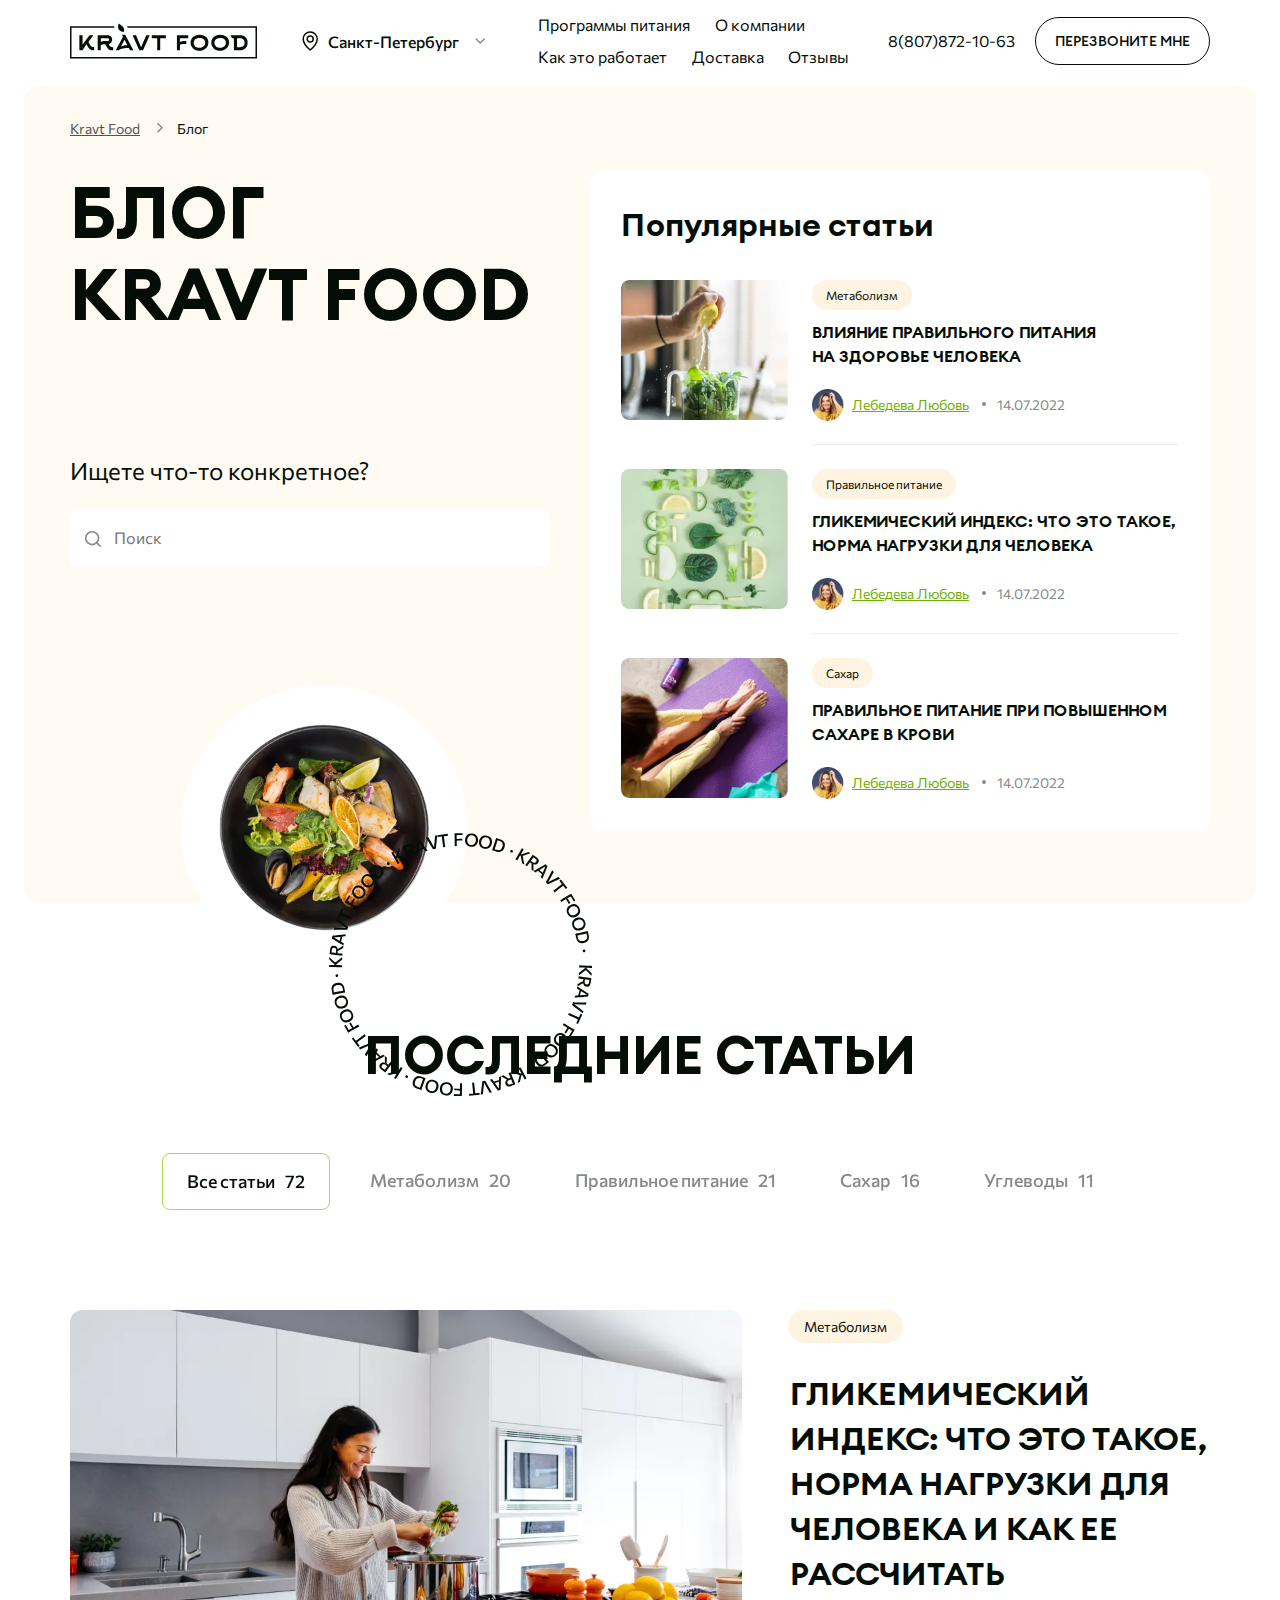
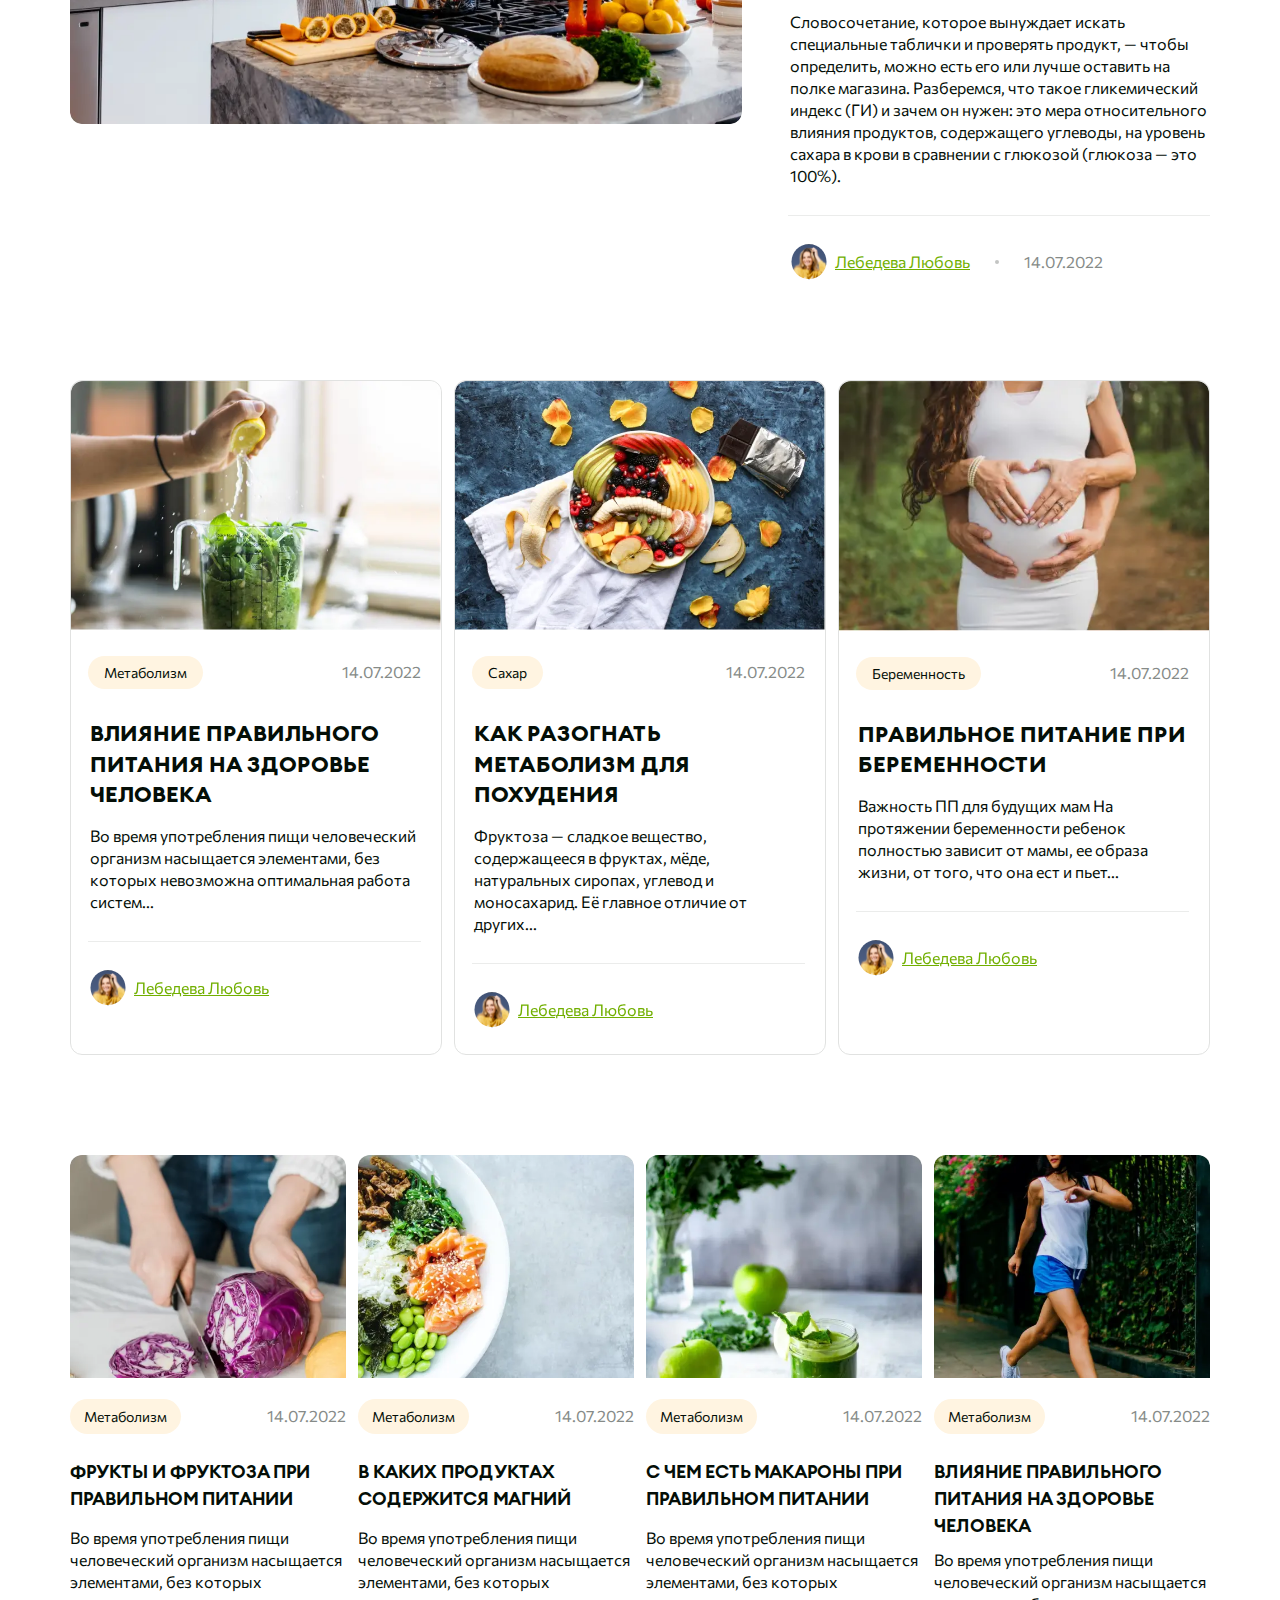
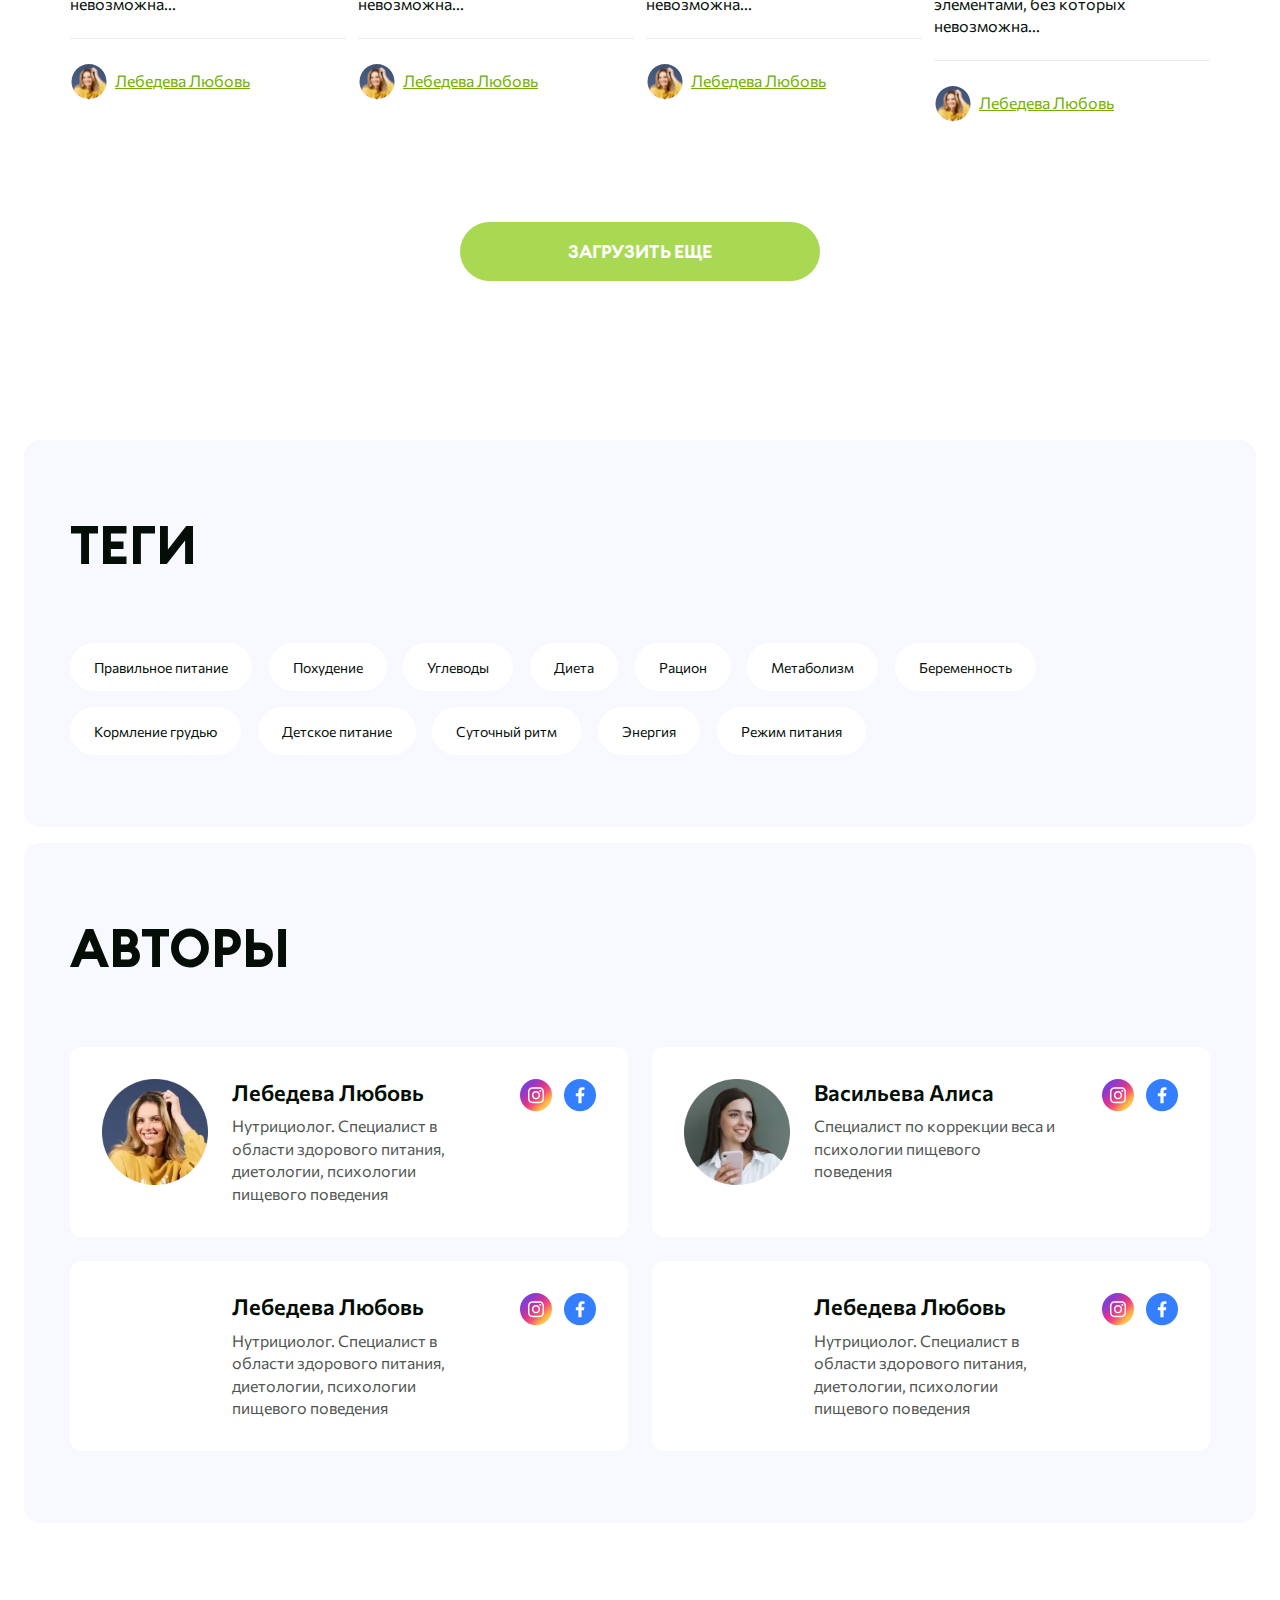
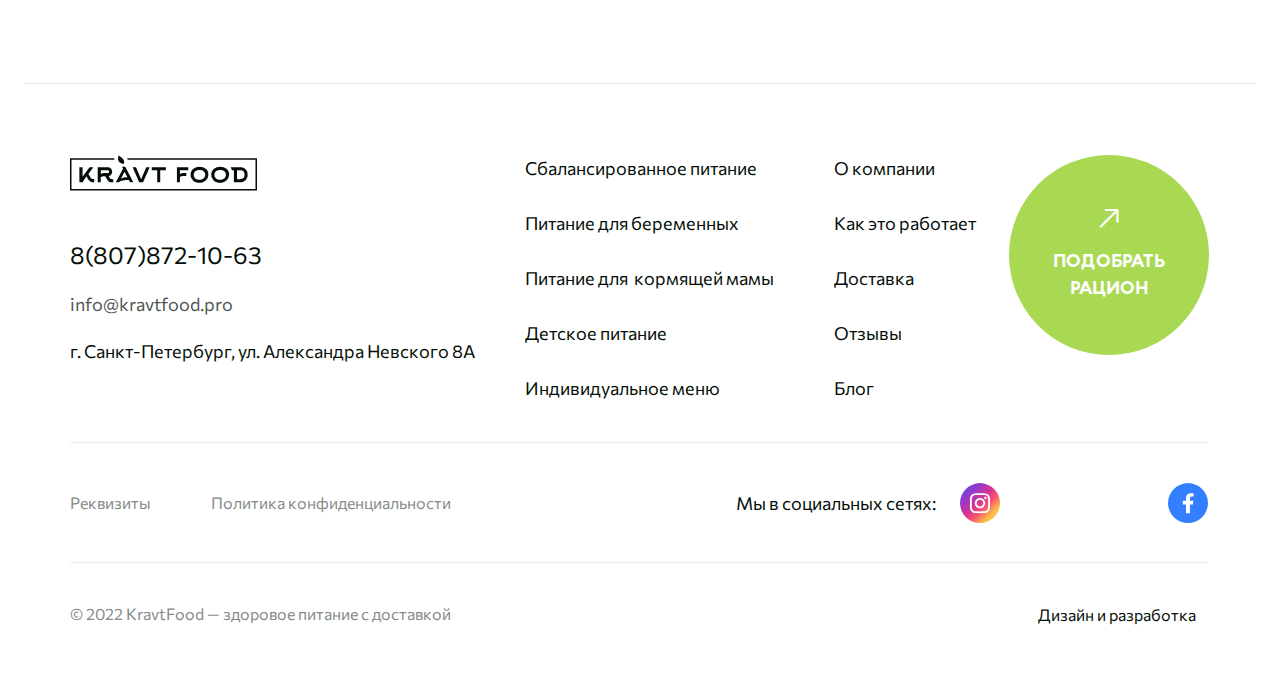
<file: blog.html>
<!DOCTYPE html>
<html lang="ru">
    <head>
        <meta charset="UTF-8" />
        <meta http-equiv="X-UA-Compatible" content="IE=edge" />
        <meta name="viewport" content="width=device-width, initial-scale=1.0" />
        <meta name="robots" content="noindex, nofollow" />
        <title>Блог Kravt Food</title>
        <link rel="stylesheet" href="css/main.css" />
    </head>

    <body>
        <div class="wrapper">
            <header class="header">
                <div class="header__container container">
                    <div class="header__body">
                        <a href="/" target="_blank" class="header__logo">
                            <img loading="lazy" src="images/logo.svg" alt="Kravt food logo" title="Kravt food logo" />
                        </a>
                        <div class="header__city city">
                            <div class="city__body">
                                <button class="city__current"><span></span><span>Санкт-Петербург</span><span>СПБ</span></button>
                                <ul>
                                    <li><a href="#">Москва</a></li>
                                    <li><a href="#">Санкт-Петербург</a></li>
                                    <li><a href="#">Казань</a></li>
                                </ul>
                            </div>
                        </div>
                        <div class="header__panel">
                            <nav class="header__menu menu">
                                <ul>
                                    <li><a href="/programms.html">Программы питания</a></li>
                                    <li><a href="/about.html">О компании</a></li>
                                    <li><a href="#">Как это работает</a></li>
                                    <li><a href="/delivery.html">Доставка</a></li>
                                    <li><a href="#">Отзывы</a></li>
                                </ul>
                            </nav>
                            <div class="header__call">
                                <a href="tel:+78078721063" class="header__number">8(807)872-10-63</a>
                                <a href="#popupCall" class="header__btn">Перезвоните мне</a>
                            </div>
                            <div class="header__manager manager-header">
                                <div class="manager-header__body">
                                    <div class="manager-header__icon">
                                        <img loading="lazy" src="images/header/managers.webp" alt="managers" title="managers" />
                                    </div>
                                    <div class="manager-header__content">
                                        <div class="manager-header__text">Задайте ваш вопрос менеджерам Kravt Food:</div>
                                        <div class="manager-header__socials">
                                            <a href="#" class="manager-header__social">
                                                <img loading="lazy" src="images/icons/socials/telegram.svg" alt="Telegram" title="Telegram" />
                                            </a>
                                            <a href="#" class="manager-header__social">
                                                <img loading="lazy" src="images/icons/socials/whatsapp.svg" alt="Whatsapp" title="Whatsapp" />
                                            </a>
                                        </div>
                                    </div>
                                </div>
                            </div>
                        </div>
                        <div class="header__burger"></div>
                    </div>
                </div>
            </header>

            <main class="page">
                <article>
                    <section class="mainscreen-blog">
                        <div>
                            <div class="container">
                                <ul class="breadcrumbs">
                                    <li><a href="/">Kravt Food</a></li>
                                    <li><span>Блог</span></li>
                                </ul>
                                <div>
                                    <h1>
                                        Блог<br />
                                        Kravt food
                                    </h1>
                                    <div class="mainscreen-blog__articles">
                                        <div>Популярные статьи</div>
                                        <article class="popular-article">
                                            <a href="#" class="popular-article__link"></a>
                                            <div class="popular-article__img">
                                                <picture>
                                                    <source
                                                        srcset="images/blog/mainscreen/articles/mobile/01.webp"
                                                        type="image/webp"
                                                        media="(max-width:768px)"
                                                    />
                                                    <source srcset="images/blog/mainscreen/articles/mobile/01.webp" media="(max-width:768px)" />
                                                    <source srcset="images/blog/mainscreen/articles/01.webp" type="image/webp" />
                                                    <img
                                                        src="images/blog/mainscreen/articles/01.webp"
                                                        alt="Hand squeezing lemon"
                                                        title="Hand squeezing lemon"
                                                    />
                                                </picture>
                                            </div>
                                            <div class="popular-article__content">
                                                <div class="popular-article__type">Метаболизм</div>
                                                <div class="popular-article__title">
                                                    Влияние правильного питания<br />
                                                    на здоровье человека
                                                </div>
                                                <div class="popular-article__info">
                                                    <a href="#" class="popular-article__author">
                                                        <img src="images/blog/mainscreen/lubov.webp" alt="Lubov Lebedeva" title="Lubov Lebedeva" />
                                                        Лебедева Любовь
                                                    </a>
                                                    <div class="popular-article__date">14.07.2022</div>
                                                    <p>Читать</p>
                                                </div>
                                            </div>
                                        </article>
                                        <article class="popular-article">
                                            <a href="#" class="popular-article__link"></a>
                                            <div class="popular-article__img">
                                                <picture>
                                                    <source
                                                        srcset="images/blog/mainscreen/articles/mobile/02.webp"
                                                        type="image/webp"
                                                        media="(max-width:768px)"
                                                    />
                                                    <source srcset="images/blog/mainscreen/articles/mobile/02.webp" media="(max-width:768px)" />
                                                    <source srcset="images/blog/mainscreen/articles/02.webp" type="image/webp" />
                                                    <img src="images/blog/mainscreen/articles/02.webp" alt="Fruits" title="Fruits" />
                                                </picture>
                                            </div>
                                            <div class="popular-article__content">
                                                <div class="popular-article__type">Правильное питание</div>
                                                <div class="popular-article__title">
                                                    Гликемический индекс: что это такое, норма нагрузки для человека
                                                </div>
                                                <div class="popular-article__info">
                                                    <a href="#" class="popular-article__author">
                                                        <img src="images/blog/mainscreen/lubov.webp" alt="Lubov Lebedeva" title="Lubov Lebedeva" />
                                                        Лебедева Любовь
                                                    </a>
                                                    <div class="popular-article__date">14.07.2022</div>
                                                    <p>Читать</p>
                                                </div>
                                            </div>
                                        </article>
                                        <article class="popular-article">
                                            <a href="#" class="popular-article__link"></a>
                                            <div class="popular-article__img">
                                                <picture>
                                                    <source
                                                        srcset="images/blog/mainscreen/articles/mobile/03.webp"
                                                        type="image/webp"
                                                        media="(max-width:768px)"
                                                    />
                                                    <source srcset="images/blog/mainscreen/articles/mobile/03.webp" media="(max-width:768px)" />
                                                    <source srcset="images/blog/mainscreen/articles/03.webp" type="image/webp" />
                                                    <img src="images/blog/mainscreen/articles/03.webp" alt="Woman" title="Woman" />
                                                </picture>
                                            </div>
                                            <div class="popular-article__content">
                                                <div class="popular-article__type">Сахар</div>
                                                <div class="popular-article__title">Правильное питание при повышенном сахаре в крови</div>
                                                <div class="popular-article__info">
                                                    <a href="#" class="popular-article__author">
                                                        <img src="images/blog/mainscreen/lubov.webp" alt="Lubov Lebedeva" title="Lubov Lebedeva" />
                                                        Лебедева Любовь
                                                    </a>
                                                    <div class="popular-article__date">14.07.2022</div>
                                                    <p>Читать</p>
                                                </div>
                                            </div>
                                        </article>
                                    </div>
                                    <form action="#" class="blog-search">
                                        <label for="blog-search">Ищете что-то конкретное?</label>
                                        <input id="blog-search" name="search" placeholder="Поиск" type="search" />
                                        <button type="submit"></button>
                                    </form>
                                    <div class="mainscreen-blog__food">
                                        <div><img src="images/blog/mainscreen/food.webp" alt="Food" title="Food" /></div>
                                    </div>
                                </div>
                            </div>
                        </div>
                    </section>
                    <section class="articles">
                        <div class="container">
                            <h2>Последние статьи</h2>
                            <div class="articles__tabs swiper">
                                <ul class="swiper-wrapper">
                                    <li class="active swiper-slide">
                                        <p>Все статьи</p>
                                        <span>72</span>
                                    </li>
                                    <li class="swiper-slide">
                                        <p>Метаболизм</p>
                                        <span>20</span>
                                    </li>
                                    <li class="swiper-slide">
                                        <p>Правильное питание</p>
                                        <span>21</span>
                                    </li>
                                    <li class="swiper-slide">
                                        <p>Сахар</p>
                                        <span>16</span>
                                    </li>
                                    <li class="swiper-slide">
                                        <p>Углеводы</p>
                                        <span>11</span>
                                    </li>
                                </ul>
                            </div>
                            <div class="articles__tabcontent active">
                                <article class="article article_big">
                                    <a class="article__link" href="#"></a>
                                    <div class="article__img">
                                        <picture>
                                            <source
                                                srcset="images/blog/articles/mobile/big-article.webp"
                                                media="(max-width: 768px)"
                                                type="image/webp"
                                            />
                                            <source srcset="images/blog/articles/mobile/big-article.webp" media="(max-width: 768px)" />
                                            <source srcset="images/blog/articles/big-article.webp" type="image/webp" />
                                            <img
                                                loading="lazy"
                                                src="images/blog/articles/big-article.webp"
                                                alt="Girl in the kitchen"
                                                title="Girl in the kitchen"
                                            />
                                        </picture>
                                    </div>
                                    <div class="article__content">
                                        <div class="article__info">
                                            <div class="article__type">Метаболизм</div>
                                        </div>
                                        <div class="article__title">
                                            Гликемический индекс: что это такое, норма нагрузки для человека и как ее рассчитать
                                        </div>
                                        <p>
                                            Словосочетание, которое вынуждает искать специальные таблички и проверять продукт, — чтобы определить,
                                            можно есть его или лучше оставить на полке магазина. Разберемся, что такое гликемический индекс (ГИ) и
                                            зачем он нужен: это мера относительного влияния продуктов, содержащего углеводы, на уровень сахара в крови
                                            в сравнении с глюкозой (глюкоза — это 100%).
                                        </p>
                                        <div class="article__bottom">
                                            <div class="article__about">
                                                <a href="#" class="article__author">
                                                    <img
                                                        loading="lazy"
                                                        src="images/about-company/blog/expert.svg"
                                                        alt="Lebedeva Lubov"
                                                        title="Lebedeva Lubov"
                                                    />
                                                    Лебедева любовь
                                                </a>
                                                <div class="article__date">14.07.2022</div>
                                            </div>

                                            <p>Читать</p>
                                        </div>
                                    </div>
                                </article>
                                <div class="slider-articles swiper">
                                    <div class="slider-articles__wrapper swiper-wrapper">
                                        <div class="slider-articles__slide swiper-slide">
                                            <article class="article article_border">
                                                <a class="article__link" href="#"></a>
                                                <div class="article__img">
                                                    <picture>
                                                        <source
                                                            srcset="images/about-company/blog/mobile/01.webp"
                                                            media="(max-width: 768px)"
                                                            type="image/webp"
                                                        />
                                                        <source srcset="images/about-company/blog/mobile/01.webp" media="(max-width: 768px)" />
                                                        <source srcset="images/about-company/blog/01.webp" type="image/webp" />
                                                        <img
                                                            loading="lazy"
                                                            src="images/blog/articles/01.webp"
                                                            alt="Salting cucumbers"
                                                            title="Salting cucumbers"
                                                        />
                                                    </picture>
                                                </div>
                                                <div class="article__content">
                                                    <div class="article__info">
                                                        <div class="article__type">Метаболизм</div>
                                                        <div class="article__date">14.07.2022</div>
                                                    </div>
                                                    <div class="article__title">Влияние правильного питания на здоровье человека</div>
                                                    <p>
                                                        Во время употребления пищи человеческий организм насыщается элементами, без которых невозможна
                                                        оптимальная работа систем...
                                                    </p>
                                                    <div class="article__bottom">
                                                        <a href="#" class="article__author">
                                                            <img
                                                                loading="lazy"
                                                                src="images/about-company/blog/expert.svg"
                                                                alt="Lebedeva Lubov"
                                                                title="Lebedeva Lubov"
                                                            />
                                                            Лебедева любовь
                                                        </a>
                                                        <p>Читать</p>
                                                    </div>
                                                </div>
                                            </article>
                                        </div>
                                        <div class="slider-articles__slide swiper-slide">
                                            <article class="article article_border">
                                                <a class="article__link" href="#"></a>
                                                <div class="article__img">
                                                    <picture>
                                                        <source
                                                            srcset="images/about-company/blog/mobile/02.webp"
                                                            media="(max-width: 768px)"
                                                            type="image/webp"
                                                        />
                                                        <source srcset="images/about-company/blog/mobile/02.webp" media="(max-width: 768px)" />
                                                        <source srcset="images/about-company/blog/02.webp" type="image/webp" />
                                                        <img loading="lazy" src="images/about-company/blog/02.webp" alt="Fruits" title="Fruits" />
                                                    </picture>
                                                </div>
                                                <div class="article__content">
                                                    <div class="article__info">
                                                        <div class="article__type">Сахар</div>
                                                        <div class="article__date">14.07.2022</div>
                                                    </div>
                                                    <div class="article__title">Как разогнать метаболизм для похудения</div>
                                                    <p>
                                                        Фруктоза — сладкое вещество, содержащееся в фруктах, мёде, натуральных сиропах, углевод и
                                                        моносахарид. Её главное отличие от других...
                                                    </p>
                                                    <div class="article__bottom">
                                                        <a href="#" class="article__author">
                                                            <img
                                                                loading="lazy"
                                                                src="images/about-company/blog/expert.svg"
                                                                alt="Lebedeva Lubov"
                                                                title="Lebedeva Lubov"
                                                            />
                                                            Лебедева любовь
                                                        </a>
                                                        <p>Читать</p>
                                                    </div>
                                                </div>
                                            </article>
                                        </div>
                                        <div class="slider-articles__slide swiper-slide">
                                            <article class="article article_border">
                                                <a class="article__link" href="#"></a>
                                                <div class="article__img">
                                                    <picture>
                                                        <source
                                                            srcset="images/about-company/blog/mobile/03.webp"
                                                            media="(max-width: 768px)"
                                                            type="image/webp"
                                                        />
                                                        <source srcset="images/about-company/blog/mobile/03.webp" media="(max-width: 768px)" />
                                                        <source srcset="images/about-company/blog/03.webp" type="image/webp" />
                                                        <img
                                                            loading="lazy"
                                                            src="images/about-company/blog/03.webp"
                                                            alt="Pregnancy women"
                                                            title="Pregnancy women"
                                                        />
                                                    </picture>
                                                </div>
                                                <div class="article__content">
                                                    <div class="article__info">
                                                        <div class="article__type">Беременность</div>
                                                        <div class="article__date">14.07.2022</div>
                                                    </div>
                                                    <div class="article__title">Правильное питание при беременности</div>
                                                    <p>
                                                        Важность ПП для будущих мам На протяжении беременности ребенок полностью зависит от мамы, ее
                                                        образа жизни, от того, что она ест и пьет...
                                                    </p>
                                                    <div class="article__bottom">
                                                        <a href="#" class="article__author">
                                                            <img
                                                                loading="lazy"
                                                                src="images/about-company/blog/expert.svg"
                                                                alt="Lebedeva Lubov"
                                                                title="Lebedeva Lubov"
                                                            />
                                                            Лебедева любовь
                                                        </a>
                                                        <p>Читать</p>
                                                    </div>
                                                </div>
                                            </article>
                                        </div>
                                    </div>
                                    <div class="swiper-pagination"></div>
                                </div>
                                <div class="articles__smalls">
                                    <article class="article article_small">
                                        <a class="article__link" href="#"></a>
                                        <div class="article__img">
                                            <img
                                                loading="lazy"
                                                src="images/blog/articles/small/01.webp"
                                                alt="The woman cuts onions"
                                                title="The woman cuts onions"
                                            />
                                        </div>
                                        <div class="article__content">
                                            <div class="article__info">
                                                <div class="article__type">Метаболизм</div>
                                                <div class="article__date">14.07.2022</div>
                                            </div>
                                            <div class="article__title">Фрукты и фруктоза при правильном питании</div>
                                            <p>Во время употребления пищи человеческий организм насыщается элементами, без которых невозможна...</p>
                                            <div class="article__bottom">
                                                <a href="#" class="article__author">
                                                    <img
                                                        loading="lazy"
                                                        src="images/about-company/blog/expert.svg"
                                                        alt="Lebedeva Lubov"
                                                        title="Lebedeva Lubov"
                                                    />
                                                    Лебедева любовь
                                                </a>
                                                <p>Читать</p>
                                            </div>
                                        </div>
                                    </article>
                                    <article class="article article_small">
                                        <a class="article__link" href="#"></a>
                                        <div class="article__img">
                                            <img loading="lazy" src="images/blog/articles/small/02.webp" alt="Salad" title="Salad" />
                                        </div>
                                        <div class="article__content">
                                            <div class="article__info">
                                                <div class="article__type">Метаболизм</div>
                                                <div class="article__date">14.07.2022</div>
                                            </div>
                                            <div class="article__title">В каких продуктах содержится магний</div>
                                            <p>Во время употребления пищи человеческий организм насыщается элементами, без которых невозможна...</p>
                                            <div class="article__bottom">
                                                <a href="#" class="article__author">
                                                    <img
                                                        loading="lazy"
                                                        src="images/about-company/blog/expert.svg"
                                                        alt="Lebedeva Lubov"
                                                        title="Lebedeva Lubov"
                                                    />
                                                    Лебедева любовь
                                                </a>
                                                <p>Читать</p>
                                            </div>
                                        </div>
                                    </article>
                                    <article class="article article_small">
                                        <a class="article__link" href="#"></a>
                                        <div class="article__img">
                                            <img loading="lazy" src="images/blog/articles/small/03.webp" alt="Green apples" title="Green apples" />
                                        </div>
                                        <div class="article__content">
                                            <div class="article__info">
                                                <div class="article__type">Метаболизм</div>
                                                <div class="article__date">14.07.2022</div>
                                            </div>
                                            <div class="article__title">С чем есть макароны при правильном питании</div>
                                            <p>Во время употребления пищи человеческий организм насыщается элементами, без которых невозможна...</p>
                                            <div class="article__bottom">
                                                <a href="#" class="article__author">
                                                    <img
                                                        loading="lazy"
                                                        src="images/about-company/blog/expert.svg"
                                                        alt="Lebedeva Lubov"
                                                        title="Lebedeva Lubov"
                                                    />
                                                    Лебедева любовь
                                                </a>
                                                <p>Читать</p>
                                            </div>
                                        </div>
                                    </article>
                                    <article class="article article_small">
                                        <a class="article__link" href="#"></a>
                                        <div class="article__img">
                                            <img loading="lazy" src="images/blog/articles/small/04.webp" alt="Running woman" title="Running woman" />
                                        </div>
                                        <div class="article__content">
                                            <div class="article__info">
                                                <div class="article__type">Метаболизм</div>
                                                <div class="article__date">14.07.2022</div>
                                            </div>
                                            <div class="article__title article__title_small">Влияние правильного питания на здоровье человека</div>
                                            <p>Во время употребления пищи человеческий организм насыщается элементами, без которых невозможна...</p>
                                            <div class="article__bottom">
                                                <a href="#" class="article__author">
                                                    <img
                                                        loading="lazy"
                                                        src="images/about-company/blog/expert.svg"
                                                        alt="Lebedeva Lubov"
                                                        title="Lebedeva Lubov"
                                                    />
                                                    Лебедева любовь
                                                </a>
                                                <p>Читать</p>
                                            </div>
                                        </div>
                                    </article>
                                </div>
                                <button class="articles__btn btn">Загрузить еще</button>
                            </div>
                            <div class="articles__tabcontent">
                                <article class="article article_big">
                                    <a class="article__link" href="#"></a>
                                    <div class="article__img">
                                        <picture>
                                            <source
                                                srcset="images/blog/articles/mobile/big-article.webp"
                                                media="(max-width: 768px)"
                                                type="image/webp"
                                            />
                                            <source srcset="images/blog/articles/mobile/big-article.webp" media="(max-width: 768px)" />
                                            <source srcset="images/blog/articles/big-article.webp" type="image/webp" />
                                            <img
                                                loading="lazy"
                                                src="images/blog/articles/big-article.webp"
                                                alt="Girl in the kitchen"
                                                title="Girl in the kitchen"
                                            />
                                        </picture>
                                    </div>
                                    <div class="article__content">
                                        <div class="article__info">
                                            <div class="article__type">Метаболизм</div>
                                        </div>
                                        <div class="article__title">
                                            Гликемический индекс: что это такое, норма нагрузки для человека и как ее рассчитать
                                        </div>
                                        <p>
                                            Словосочетание, которое вынуждает искать специальные таблички и проверять продукт, — чтобы определить,
                                            можно есть его или лучше оставить на полке магазина. Разберемся, что такое гликемический индекс (ГИ) и
                                            зачем он нужен: это мера относительного влияния продуктов, содержащего углеводы, на уровень сахара в крови
                                            в сравнении с глюкозой (глюкоза — это 100%).
                                        </p>
                                        <div class="article__bottom">
                                            <div class="article__about">
                                                <a href="#" class="article__author">
                                                    <img
                                                        loading="lazy"
                                                        src="images/about-company/blog/expert.svg"
                                                        alt="Lebedeva Lubov"
                                                        title="Lebedeva Lubov"
                                                    />
                                                    Лебедева любовь
                                                </a>
                                                <div class="article__date">14.07.2022</div>
                                            </div>

                                            <p>Читать</p>
                                        </div>
                                    </div>
                                </article>
                                <div class="slider-articles swiper">
                                    <div class="slider-articles__wrapper swiper-wrapper">
                                        <div class="slider-articles__slide swiper-slide">
                                            <article class="article article_border">
                                                <a class="article__link" href="#"></a>
                                                <div class="article__img">
                                                    <picture>
                                                        <source
                                                            srcset="images/about-company/blog/mobile/01.webp"
                                                            media="(max-width: 768px)"
                                                            type="image/webp"
                                                        />
                                                        <source srcset="images/about-company/blog/mobile/01.webp" media="(max-width: 768px)" />
                                                        <source srcset="images/about-company/blog/01.webp" type="image/webp" />
                                                        <img
                                                            loading="lazy"
                                                            src="images/blog/articles/01.webp"
                                                            alt="Salting cucumbers"
                                                            title="Salting cucumbers"
                                                        />
                                                    </picture>
                                                </div>
                                                <div class="article__content">
                                                    <div class="article__info">
                                                        <div class="article__type">Метаболизм</div>
                                                        <div class="article__date">14.07.2022</div>
                                                    </div>
                                                    <div class="article__title">Влияние правильного питания на здоровье человека</div>
                                                    <p>
                                                        Во время употребления пищи человеческий организм насыщается элементами, без которых невозможна
                                                        оптимальная работа систем...
                                                    </p>
                                                    <div class="article__bottom">
                                                        <a href="#" class="article__author">
                                                            <img
                                                                loading="lazy"
                                                                src="images/about-company/blog/expert.svg"
                                                                alt="Lebedeva Lubov"
                                                                title="Lebedeva Lubov"
                                                            />
                                                            Лебедева любовь
                                                        </a>
                                                        <p>Читать</p>
                                                    </div>
                                                </div>
                                            </article>
                                        </div>
                                        <div class="slider-articles__slide swiper-slide">
                                            <article class="article article_border">
                                                <a class="article__link" href="#"></a>
                                                <div class="article__img">
                                                    <picture>
                                                        <source
                                                            srcset="images/about-company/blog/mobile/02.webp"
                                                            media="(max-width: 768px)"
                                                            type="image/webp"
                                                        />
                                                        <source srcset="images/about-company/blog/mobile/02.webp" media="(max-width: 768px)" />
                                                        <source srcset="images/about-company/blog/02.webp" type="image/webp" />
                                                        <img loading="lazy" src="images/about-company/blog/02.webp" alt="Fruits" title="Fruits" />
                                                    </picture>
                                                </div>
                                                <div class="article__content">
                                                    <div class="article__info">
                                                        <div class="article__type">Сахар</div>
                                                        <div class="article__date">14.07.2022</div>
                                                    </div>
                                                    <div class="article__title">Как разогнать метаболизм для похудения</div>
                                                    <p>
                                                        Фруктоза — сладкое вещество, содержащееся в фруктах, мёде, натуральных сиропах, углевод и
                                                        моносахарид. Её главное отличие от других...
                                                    </p>
                                                    <div class="article__bottom">
                                                        <a href="#" class="article__author">
                                                            <img
                                                                loading="lazy"
                                                                src="images/about-company/blog/expert.svg"
                                                                alt="Lebedeva Lubov"
                                                                title="Lebedeva Lubov"
                                                            />
                                                            Лебедева любовь
                                                        </a>
                                                        <p>Читать</p>
                                                    </div>
                                                </div>
                                            </article>
                                        </div>
                                        <div class="slider-articles__slide swiper-slide">
                                            <article class="article article_border">
                                                <a class="article__link" href="#"></a>
                                                <div class="article__img">
                                                    <picture>
                                                        <source
                                                            srcset="images/about-company/blog/mobile/03.webp"
                                                            media="(max-width: 768px)"
                                                            type="image/webp"
                                                        />
                                                        <source srcset="images/about-company/blog/mobile/03.webp" media="(max-width: 768px)" />
                                                        <source srcset="images/about-company/blog/03.webp" type="image/webp" />
                                                        <img
                                                            loading="lazy"
                                                            src="images/about-company/blog/03.webp"
                                                            alt="Pregnancy women"
                                                            title="Pregnancy women"
                                                        />
                                                    </picture>
                                                </div>
                                                <div class="article__content">
                                                    <div class="article__info">
                                                        <div class="article__type">Беременность</div>
                                                        <div class="article__date">14.07.2022</div>
                                                    </div>
                                                    <div class="article__title">Правильное питание при беременности</div>
                                                    <p>
                                                        Важность ПП для будущих мам На протяжении беременности ребенок полностью зависит от мамы, ее
                                                        образа жизни, от того, что она ест и пьет...
                                                    </p>
                                                    <div class="article__bottom">
                                                        <a href="#" class="article__author">
                                                            <img
                                                                loading="lazy"
                                                                src="images/about-company/blog/expert.svg"
                                                                alt="Lebedeva Lubov"
                                                                title="Lebedeva Lubov"
                                                            />
                                                            Лебедева любовь
                                                        </a>
                                                        <p>Читать</p>
                                                    </div>
                                                </div>
                                            </article>
                                        </div>
                                    </div>
                                    <div class="swiper-pagination"></div>
                                </div>
                                <div class="articles__smalls">
                                    <article class="article article_small">
                                        <a class="article__link" href="#"></a>
                                        <div class="article__img">
                                            <img
                                                loading="lazy"
                                                src="images/blog/articles/small/01.webp"
                                                alt="The woman cuts onions"
                                                title="The woman cuts onions"
                                            />
                                        </div>
                                        <div class="article__content">
                                            <div class="article__info">
                                                <div class="article__type">Метаболизм</div>
                                                <div class="article__date">14.07.2022</div>
                                            </div>
                                            <div class="article__title">Фрукты и фруктоза при правильном питании</div>
                                            <p>Во время употребления пищи человеческий организм насыщается элементами, без которых невозможна...</p>
                                            <div class="article__bottom">
                                                <a href="#" class="article__author">
                                                    <img
                                                        loading="lazy"
                                                        src="images/about-company/blog/expert.svg"
                                                        alt="Lebedeva Lubov"
                                                        title="Lebedeva Lubov"
                                                    />
                                                    Лебедева любовь
                                                </a>
                                                <p>Читать</p>
                                            </div>
                                        </div>
                                    </article>
                                    <article class="article article_small">
                                        <a class="article__link" href="#"></a>
                                        <div class="article__img">
                                            <img loading="lazy" src="images/blog/articles/small/02.webp" alt="Salad" title="Salad" />
                                        </div>
                                        <div class="article__content">
                                            <div class="article__info">
                                                <div class="article__type">Метаболизм</div>
                                                <div class="article__date">14.07.2022</div>
                                            </div>
                                            <div class="article__title">В каких продуктах содержится магний</div>
                                            <p>Во время употребления пищи человеческий организм насыщается элементами, без которых невозможна...</p>
                                            <div class="article__bottom">
                                                <a href="#" class="article__author">
                                                    <img
                                                        loading="lazy"
                                                        src="images/about-company/blog/expert.svg"
                                                        alt="Lebedeva Lubov"
                                                        title="Lebedeva Lubov"
                                                    />
                                                    Лебедева любовь
                                                </a>
                                                <p>Читать</p>
                                            </div>
                                        </div>
                                    </article>
                                    <article class="article article_small">
                                        <a class="article__link" href="#"></a>
                                        <div class="article__img">
                                            <img loading="lazy" src="images/blog/articles/small/03.webp" alt="Green apples" title="Green apples" />
                                        </div>
                                        <div class="article__content">
                                            <div class="article__info">
                                                <div class="article__type">Метаболизм</div>
                                                <div class="article__date">14.07.2022</div>
                                            </div>
                                            <div class="article__title">С чем есть макароны при правильном питании</div>
                                            <p>Во время употребления пищи человеческий организм насыщается элементами, без которых невозможна...</p>
                                            <div class="article__bottom">
                                                <a href="#" class="article__author">
                                                    <img
                                                        loading="lazy"
                                                        src="images/about-company/blog/expert.svg"
                                                        alt="Lebedeva Lubov"
                                                        title="Lebedeva Lubov"
                                                    />
                                                    Лебедева любовь
                                                </a>
                                                <p>Читать</p>
                                            </div>
                                        </div>
                                    </article>
                                    <article class="article article_small">
                                        <a class="article__link" href="#"></a>
                                        <div class="article__img">
                                            <img loading="lazy" src="images/blog/articles/small/04.webp" alt="Running woman" title="Running woman" />
                                        </div>
                                        <div class="article__content">
                                            <div class="article__info">
                                                <div class="article__type">Метаболизм</div>
                                                <div class="article__date">14.07.2022</div>
                                            </div>
                                            <div class="article__title article__title_small">Влияние правильного питания на здоровье человека</div>
                                            <p>Во время употребления пищи человеческий организм насыщается элементами, без которых невозможна...</p>
                                            <div class="article__bottom">
                                                <a href="#" class="article__author">
                                                    <img
                                                        loading="lazy"
                                                        src="images/about-company/blog/expert.svg"
                                                        alt="Lebedeva Lubov"
                                                        title="Lebedeva Lubov"
                                                    />
                                                    Лебедева любовь
                                                </a>
                                                <p>Читать</p>
                                            </div>
                                        </div>
                                    </article>
                                </div>
                                <button class="articles__btn btn">Загрузить еще</button>
                            </div>
                            <div class="articles__tabcontent">
                                <article class="article article_big">
                                    <a class="article__link" href="#"></a>
                                    <div class="article__img">
                                        <picture>
                                            <source
                                                srcset="images/blog/articles/mobile/big-article.webp"
                                                media="(max-width: 768px)"
                                                type="image/webp"
                                            />
                                            <source srcset="images/blog/articles/mobile/big-article.webp" media="(max-width: 768px)" />
                                            <source srcset="images/blog/articles/big-article.webp" type="image/webp" />
                                            <img
                                                loading="lazy"
                                                src="images/blog/articles/big-article.webp"
                                                alt="Girl in the kitchen"
                                                title="Girl in the kitchen"
                                            />
                                        </picture>
                                    </div>
                                    <div class="article__content">
                                        <div class="article__info">
                                            <div class="article__type">Метаболизм</div>
                                        </div>
                                        <div class="article__title">
                                            Гликемический индекс: что это такое, норма нагрузки для человека и как ее рассчитать
                                        </div>
                                        <p>
                                            Словосочетание, которое вынуждает искать специальные таблички и проверять продукт, — чтобы определить,
                                            можно есть его или лучше оставить на полке магазина. Разберемся, что такое гликемический индекс (ГИ) и
                                            зачем он нужен: это мера относительного влияния продуктов, содержащего углеводы, на уровень сахара в крови
                                            в сравнении с глюкозой (глюкоза — это 100%).
                                        </p>
                                        <div class="article__bottom">
                                            <div class="article__about">
                                                <a href="#" class="article__author">
                                                    <img
                                                        loading="lazy"
                                                        src="images/about-company/blog/expert.svg"
                                                        alt="Lebedeva Lubov"
                                                        title="Lebedeva Lubov"
                                                    />
                                                    Лебедева любовь
                                                </a>
                                                <div class="article__date">14.07.2022</div>
                                            </div>

                                            <p>Читать</p>
                                        </div>
                                    </div>
                                </article>
                                <div class="slider-articles swiper">
                                    <div class="slider-articles__wrapper swiper-wrapper">
                                        <div class="slider-articles__slide swiper-slide">
                                            <article class="article article_border">
                                                <a class="article__link" href="#"></a>
                                                <div class="article__img">
                                                    <picture>
                                                        <source
                                                            srcset="images/about-company/blog/mobile/01.webp"
                                                            media="(max-width: 768px)"
                                                            type="image/webp"
                                                        />
                                                        <source srcset="images/about-company/blog/mobile/01.webp" media="(max-width: 768px)" />
                                                        <source srcset="images/about-company/blog/01.webp" type="image/webp" />
                                                        <img
                                                            loading="lazy"
                                                            src="images/blog/articles/01.webp"
                                                            alt="Salting cucumbers"
                                                            title="Salting cucumbers"
                                                        />
                                                    </picture>
                                                </div>
                                                <div class="article__content">
                                                    <div class="article__info">
                                                        <div class="article__type">Метаболизм</div>
                                                        <div class="article__date">14.07.2022</div>
                                                    </div>
                                                    <div class="article__title">Влияние правильного питания на здоровье человека</div>
                                                    <p>
                                                        Во время употребления пищи человеческий организм насыщается элементами, без которых невозможна
                                                        оптимальная работа систем...
                                                    </p>
                                                    <div class="article__bottom">
                                                        <a href="#" class="article__author">
                                                            <img
                                                                loading="lazy"
                                                                src="images/about-company/blog/expert.svg"
                                                                alt="Lebedeva Lubov"
                                                                title="Lebedeva Lubov"
                                                            />
                                                            Лебедева любовь
                                                        </a>
                                                        <p>Читать</p>
                                                    </div>
                                                </div>
                                            </article>
                                        </div>
                                        <div class="slider-articles__slide swiper-slide">
                                            <article class="article article_border">
                                                <a class="article__link" href="#"></a>
                                                <div class="article__img">
                                                    <picture>
                                                        <source
                                                            srcset="images/about-company/blog/mobile/02.webp"
                                                            media="(max-width: 768px)"
                                                            type="image/webp"
                                                        />
                                                        <source srcset="images/about-company/blog/mobile/02.webp" media="(max-width: 768px)" />
                                                        <source srcset="images/about-company/blog/02.webp" type="image/webp" />
                                                        <img loading="lazy" src="images/about-company/blog/02.webp" alt="Fruits" title="Fruits" />
                                                    </picture>
                                                </div>
                                                <div class="article__content">
                                                    <div class="article__info">
                                                        <div class="article__type">Сахар</div>
                                                        <div class="article__date">14.07.2022</div>
                                                    </div>
                                                    <div class="article__title">Как разогнать метаболизм для похудения</div>
                                                    <p>
                                                        Фруктоза — сладкое вещество, содержащееся в фруктах, мёде, натуральных сиропах, углевод и
                                                        моносахарид. Её главное отличие от других...
                                                    </p>
                                                    <div class="article__bottom">
                                                        <a href="#" class="article__author">
                                                            <img
                                                                loading="lazy"
                                                                src="images/about-company/blog/expert.svg"
                                                                alt="Lebedeva Lubov"
                                                                title="Lebedeva Lubov"
                                                            />
                                                            Лебедева любовь
                                                        </a>
                                                        <p>Читать</p>
                                                    </div>
                                                </div>
                                            </article>
                                        </div>
                                        <div class="slider-articles__slide swiper-slide">
                                            <article class="article article_border">
                                                <a class="article__link" href="#"></a>
                                                <div class="article__img">
                                                    <picture>
                                                        <source
                                                            srcset="images/about-company/blog/mobile/03.webp"
                                                            media="(max-width: 768px)"
                                                            type="image/webp"
                                                        />
                                                        <source srcset="images/about-company/blog/mobile/03.webp" media="(max-width: 768px)" />
                                                        <source srcset="images/about-company/blog/03.webp" type="image/webp" />
                                                        <img
                                                            loading="lazy"
                                                            src="images/about-company/blog/03.webp"
                                                            alt="Pregnancy women"
                                                            title="Pregnancy women"
                                                        />
                                                    </picture>
                                                </div>
                                                <div class="article__content">
                                                    <div class="article__info">
                                                        <div class="article__type">Беременность</div>
                                                        <div class="article__date">14.07.2022</div>
                                                    </div>
                                                    <div class="article__title">Правильное питание при беременности</div>
                                                    <p>
                                                        Важность ПП для будущих мам На протяжении беременности ребенок полностью зависит от мамы, ее
                                                        образа жизни, от того, что она ест и пьет...
                                                    </p>
                                                    <div class="article__bottom">
                                                        <a href="#" class="article__author">
                                                            <img
                                                                loading="lazy"
                                                                src="images/about-company/blog/expert.svg"
                                                                alt="Lebedeva Lubov"
                                                                title="Lebedeva Lubov"
                                                            />
                                                            Лебедева любовь
                                                        </a>
                                                        <p>Читать</p>
                                                    </div>
                                                </div>
                                            </article>
                                        </div>
                                    </div>
                                    <div class="swiper-pagination"></div>
                                </div>
                                <div class="articles__smalls">
                                    <article class="article article_small">
                                        <a class="article__link" href="#"></a>
                                        <div class="article__img">
                                            <img
                                                loading="lazy"
                                                src="images/blog/articles/small/01.webp"
                                                alt="The woman cuts onions"
                                                title="The woman cuts onions"
                                            />
                                        </div>
                                        <div class="article__content">
                                            <div class="article__info">
                                                <div class="article__type">Метаболизм</div>
                                                <div class="article__date">14.07.2022</div>
                                            </div>
                                            <div class="article__title">Фрукты и фруктоза при правильном питании</div>
                                            <p>Во время употребления пищи человеческий организм насыщается элементами, без которых невозможна...</p>
                                            <div class="article__bottom">
                                                <a href="#" class="article__author">
                                                    <img
                                                        loading="lazy"
                                                        src="images/about-company/blog/expert.svg"
                                                        alt="Lebedeva Lubov"
                                                        title="Lebedeva Lubov"
                                                    />
                                                    Лебедева любовь
                                                </a>
                                                <p>Читать</p>
                                            </div>
                                        </div>
                                    </article>
                                    <article class="article article_small">
                                        <a class="article__link" href="#"></a>
                                        <div class="article__img">
                                            <img loading="lazy" src="images/blog/articles/small/02.webp" alt="Salad" title="Salad" />
                                        </div>
                                        <div class="article__content">
                                            <div class="article__info">
                                                <div class="article__type">Метаболизм</div>
                                                <div class="article__date">14.07.2022</div>
                                            </div>
                                            <div class="article__title">В каких продуктах содержится магний</div>
                                            <p>Во время употребления пищи человеческий организм насыщается элементами, без которых невозможна...</p>
                                            <div class="article__bottom">
                                                <a href="#" class="article__author">
                                                    <img
                                                        loading="lazy"
                                                        src="images/about-company/blog/expert.svg"
                                                        alt="Lebedeva Lubov"
                                                        title="Lebedeva Lubov"
                                                    />
                                                    Лебедева любовь
                                                </a>
                                                <p>Читать</p>
                                            </div>
                                        </div>
                                    </article>
                                    <article class="article article_small">
                                        <a class="article__link" href="#"></a>
                                        <div class="article__img">
                                            <img loading="lazy" src="images/blog/articles/small/03.webp" alt="Green apples" title="Green apples" />
                                        </div>
                                        <div class="article__content">
                                            <div class="article__info">
                                                <div class="article__type">Метаболизм</div>
                                                <div class="article__date">14.07.2022</div>
                                            </div>
                                            <div class="article__title">С чем есть макароны при правильном питании</div>
                                            <p>Во время употребления пищи человеческий организм насыщается элементами, без которых невозможна...</p>
                                            <div class="article__bottom">
                                                <a href="#" class="article__author">
                                                    <img
                                                        loading="lazy"
                                                        src="images/about-company/blog/expert.svg"
                                                        alt="Lebedeva Lubov"
                                                        title="Lebedeva Lubov"
                                                    />
                                                    Лебедева любовь
                                                </a>
                                                <p>Читать</p>
                                            </div>
                                        </div>
                                    </article>
                                    <article class="article article_small">
                                        <a class="article__link" href="#"></a>
                                        <div class="article__img">
                                            <img loading="lazy" src="images/blog/articles/small/04.webp" alt="Running woman" title="Running woman" />
                                        </div>
                                        <div class="article__content">
                                            <div class="article__info">
                                                <div class="article__type">Метаболизм</div>
                                                <div class="article__date">14.07.2022</div>
                                            </div>
                                            <div class="article__title article__title_small">Влияние правильного питания на здоровье человека</div>
                                            <p>Во время употребления пищи человеческий организм насыщается элементами, без которых невозможна...</p>
                                            <div class="article__bottom">
                                                <a href="#" class="article__author">
                                                    <img
                                                        loading="lazy"
                                                        src="images/about-company/blog/expert.svg"
                                                        alt="Lebedeva Lubov"
                                                        title="Lebedeva Lubov"
                                                    />
                                                    Лебедева любовь
                                                </a>
                                                <p>Читать</p>
                                            </div>
                                        </div>
                                    </article>
                                </div>
                                <button class="articles__btn btn">Загрузить еще</button>
                            </div>
                            <div class="articles__tabcontent">
                                <article class="article article_big">
                                    <a class="article__link" href="#"></a>
                                    <div class="article__img">
                                        <picture>
                                            <source
                                                srcset="images/blog/articles/mobile/big-article.webp"
                                                media="(max-width: 768px)"
                                                type="image/webp"
                                            />
                                            <source srcset="images/blog/articles/mobile/big-article.webp" media="(max-width: 768px)" />
                                            <source srcset="images/blog/articles/big-article.webp" type="image/webp" />
                                            <img
                                                loading="lazy"
                                                src="images/blog/articles/big-article.webp"
                                                alt="Girl in the kitchen"
                                                title="Girl in the kitchen"
                                            />
                                        </picture>
                                    </div>
                                    <div class="article__content">
                                        <div class="article__info">
                                            <div class="article__type">Метаболизм</div>
                                        </div>
                                        <div class="article__title">
                                            Гликемический индекс: что это такое, норма нагрузки для человека и как ее рассчитать
                                        </div>
                                        <p>
                                            Словосочетание, которое вынуждает искать специальные таблички и проверять продукт, — чтобы определить,
                                            можно есть его или лучше оставить на полке магазина. Разберемся, что такое гликемический индекс (ГИ) и
                                            зачем он нужен: это мера относительного влияния продуктов, содержащего углеводы, на уровень сахара в крови
                                            в сравнении с глюкозой (глюкоза — это 100%).
                                        </p>
                                        <div class="article__bottom">
                                            <div class="article__about">
                                                <a href="#" class="article__author">
                                                    <img
                                                        loading="lazy"
                                                        src="images/about-company/blog/expert.svg"
                                                        alt="Lebedeva Lubov"
                                                        title="Lebedeva Lubov"
                                                    />
                                                    Лебедева любовь
                                                </a>
                                                <div class="article__date">14.07.2022</div>
                                            </div>

                                            <p>Читать</p>
                                        </div>
                                    </div>
                                </article>
                                <div class="slider-articles swiper">
                                    <div class="slider-articles__wrapper swiper-wrapper">
                                        <div class="slider-articles__slide swiper-slide">
                                            <article class="article article_border">
                                                <a class="article__link" href="#"></a>
                                                <div class="article__img">
                                                    <picture>
                                                        <source
                                                            srcset="images/about-company/blog/mobile/01.webp"
                                                            media="(max-width: 768px)"
                                                            type="image/webp"
                                                        />
                                                        <source srcset="images/about-company/blog/mobile/01.webp" media="(max-width: 768px)" />
                                                        <source srcset="images/about-company/blog/01.webp" type="image/webp" />
                                                        <img
                                                            loading="lazy"
                                                            src="images/blog/articles/01.webp"
                                                            alt="Salting cucumbers"
                                                            title="Salting cucumbers"
                                                        />
                                                    </picture>
                                                </div>
                                                <div class="article__content">
                                                    <div class="article__info">
                                                        <div class="article__type">Метаболизм</div>
                                                        <div class="article__date">14.07.2022</div>
                                                    </div>
                                                    <div class="article__title">Влияние правильного питания на здоровье человека</div>
                                                    <p>
                                                        Во время употребления пищи человеческий организм насыщается элементами, без которых невозможна
                                                        оптимальная работа систем...
                                                    </p>
                                                    <div class="article__bottom">
                                                        <a href="#" class="article__author">
                                                            <img
                                                                loading="lazy"
                                                                src="images/about-company/blog/expert.svg"
                                                                alt="Lebedeva Lubov"
                                                                title="Lebedeva Lubov"
                                                            />
                                                            Лебедева любовь
                                                        </a>
                                                        <p>Читать</p>
                                                    </div>
                                                </div>
                                            </article>
                                        </div>
                                        <div class="slider-articles__slide swiper-slide">
                                            <article class="article article_border">
                                                <a class="article__link" href="#"></a>
                                                <div class="article__img">
                                                    <picture>
                                                        <source
                                                            srcset="images/about-company/blog/mobile/02.webp"
                                                            media="(max-width: 768px)"
                                                            type="image/webp"
                                                        />
                                                        <source srcset="images/about-company/blog/mobile/02.webp" media="(max-width: 768px)" />
                                                        <source srcset="images/about-company/blog/02.webp" type="image/webp" />
                                                        <img loading="lazy" src="images/about-company/blog/02.webp" alt="Fruits" title="Fruits" />
                                                    </picture>
                                                </div>
                                                <div class="article__content">
                                                    <div class="article__info">
                                                        <div class="article__type">Сахар</div>
                                                        <div class="article__date">14.07.2022</div>
                                                    </div>
                                                    <div class="article__title">Как разогнать метаболизм для похудения</div>
                                                    <p>
                                                        Фруктоза — сладкое вещество, содержащееся в фруктах, мёде, натуральных сиропах, углевод и
                                                        моносахарид. Её главное отличие от других...
                                                    </p>
                                                    <div class="article__bottom">
                                                        <a href="#" class="article__author">
                                                            <img
                                                                loading="lazy"
                                                                src="images/about-company/blog/expert.svg"
                                                                alt="Lebedeva Lubov"
                                                                title="Lebedeva Lubov"
                                                            />
                                                            Лебедева любовь
                                                        </a>
                                                        <p>Читать</p>
                                                    </div>
                                                </div>
                                            </article>
                                        </div>
                                        <div class="slider-articles__slide swiper-slide">
                                            <article class="article article_border">
                                                <a class="article__link" href="#"></a>
                                                <div class="article__img">
                                                    <picture>
                                                        <source
                                                            srcset="images/about-company/blog/mobile/03.webp"
                                                            media="(max-width: 768px)"
                                                            type="image/webp"
                                                        />
                                                        <source srcset="images/about-company/blog/mobile/03.webp" media="(max-width: 768px)" />
                                                        <source srcset="images/about-company/blog/03.webp" type="image/webp" />
                                                        <img
                                                            loading="lazy"
                                                            src="images/about-company/blog/03.webp"
                                                            alt="Pregnancy women"
                                                            title="Pregnancy women"
                                                        />
                                                    </picture>
                                                </div>
                                                <div class="article__content">
                                                    <div class="article__info">
                                                        <div class="article__type">Беременность</div>
                                                        <div class="article__date">14.07.2022</div>
                                                    </div>
                                                    <div class="article__title">Правильное питание при беременности</div>
                                                    <p>
                                                        Важность ПП для будущих мам На протяжении беременности ребенок полностью зависит от мамы, ее
                                                        образа жизни, от того, что она ест и пьет...
                                                    </p>
                                                    <div class="article__bottom">
                                                        <a href="#" class="article__author">
                                                            <img
                                                                loading="lazy"
                                                                src="images/about-company/blog/expert.svg"
                                                                alt="Lebedeva Lubov"
                                                                title="Lebedeva Lubov"
                                                            />
                                                            Лебедева любовь
                                                        </a>
                                                        <p>Читать</p>
                                                    </div>
                                                </div>
                                            </article>
                                        </div>
                                    </div>
                                    <div class="swiper-pagination"></div>
                                </div>
                                <div class="articles__smalls">
                                    <article class="article article_small">
                                        <a class="article__link" href="#"></a>
                                        <div class="article__img">
                                            <img
                                                loading="lazy"
                                                src="images/blog/articles/small/01.webp"
                                                alt="The woman cuts onions"
                                                title="The woman cuts onions"
                                            />
                                        </div>
                                        <div class="article__content">
                                            <div class="article__info">
                                                <div class="article__type">Метаболизм</div>
                                                <div class="article__date">14.07.2022</div>
                                            </div>
                                            <div class="article__title">Фрукты и фруктоза при правильном питании</div>
                                            <p>Во время употребления пищи человеческий организм насыщается элементами, без которых невозможна...</p>
                                            <div class="article__bottom">
                                                <a href="#" class="article__author">
                                                    <img
                                                        loading="lazy"
                                                        src="images/about-company/blog/expert.svg"
                                                        alt="Lebedeva Lubov"
                                                        title="Lebedeva Lubov"
                                                    />
                                                    Лебедева любовь
                                                </a>
                                                <p>Читать</p>
                                            </div>
                                        </div>
                                    </article>
                                    <article class="article article_small">
                                        <a class="article__link" href="#"></a>
                                        <div class="article__img">
                                            <img loading="lazy" src="images/blog/articles/small/02.webp" alt="Salad" title="Salad" />
                                        </div>
                                        <div class="article__content">
                                            <div class="article__info">
                                                <div class="article__type">Метаболизм</div>
                                                <div class="article__date">14.07.2022</div>
                                            </div>
                                            <div class="article__title">В каких продуктах содержится магний</div>
                                            <p>Во время употребления пищи человеческий организм насыщается элементами, без которых невозможна...</p>
                                            <div class="article__bottom">
                                                <a href="#" class="article__author">
                                                    <img
                                                        loading="lazy"
                                                        src="images/about-company/blog/expert.svg"
                                                        alt="Lebedeva Lubov"
                                                        title="Lebedeva Lubov"
                                                    />
                                                    Лебедева любовь
                                                </a>
                                                <p>Читать</p>
                                            </div>
                                        </div>
                                    </article>
                                    <article class="article article_small">
                                        <a class="article__link" href="#"></a>
                                        <div class="article__img">
                                            <img loading="lazy" src="images/blog/articles/small/03.webp" alt="Green apples" title="Green apples" />
                                        </div>
                                        <div class="article__content">
                                            <div class="article__info">
                                                <div class="article__type">Метаболизм</div>
                                                <div class="article__date">14.07.2022</div>
                                            </div>
                                            <div class="article__title">С чем есть макароны при правильном питании</div>
                                            <p>Во время употребления пищи человеческий организм насыщается элементами, без которых невозможна...</p>
                                            <div class="article__bottom">
                                                <a href="#" class="article__author">
                                                    <img
                                                        loading="lazy"
                                                        src="images/about-company/blog/expert.svg"
                                                        alt="Lebedeva Lubov"
                                                        title="Lebedeva Lubov"
                                                    />
                                                    Лебедева любовь
                                                </a>
                                                <p>Читать</p>
                                            </div>
                                        </div>
                                    </article>
                                    <article class="article article_small">
                                        <a class="article__link" href="#"></a>
                                        <div class="article__img">
                                            <img loading="lazy" src="images/blog/articles/small/04.webp" alt="Running woman" title="Running woman" />
                                        </div>
                                        <div class="article__content">
                                            <div class="article__info">
                                                <div class="article__type">Метаболизм</div>
                                                <div class="article__date">14.07.2022</div>
                                            </div>
                                            <div class="article__title article__title_small">Влияние правильного питания на здоровье человека</div>
                                            <p>Во время употребления пищи человеческий организм насыщается элементами, без которых невозможна...</p>
                                            <div class="article__bottom">
                                                <a href="#" class="article__author">
                                                    <img
                                                        loading="lazy"
                                                        src="images/about-company/blog/expert.svg"
                                                        alt="Lebedeva Lubov"
                                                        title="Lebedeva Lubov"
                                                    />
                                                    Лебедева любовь
                                                </a>
                                                <p>Читать</p>
                                            </div>
                                        </div>
                                    </article>
                                </div>
                                <button class="articles__btn btn">Загрузить еще</button>
                            </div>
                            <div class="articles__tabcontent">
                                <article class="article article_big">
                                    <a class="article__link" href="#"></a>
                                    <div class="article__img">
                                        <picture>
                                            <source
                                                srcset="images/blog/articles/mobile/big-article.webp"
                                                media="(max-width: 768px)"
                                                type="image/webp"
                                            />
                                            <source srcset="images/blog/articles/mobile/big-article.webp" media="(max-width: 768px)" />
                                            <source srcset="images/blog/articles/big-article.webp" type="image/webp" />
                                            <img
                                                loading="lazy"
                                                src="images/blog/articles/big-article.webp"
                                                alt="Girl in the kitchen"
                                                title="Girl in the kitchen"
                                            />
                                        </picture>
                                    </div>
                                    <div class="article__content">
                                        <div class="article__info">
                                            <div class="article__type">Метаболизм</div>
                                        </div>
                                        <div class="article__title">
                                            Гликемический индекс: что это такое, норма нагрузки для человека и как ее рассчитать
                                        </div>
                                        <p>
                                            Словосочетание, которое вынуждает искать специальные таблички и проверять продукт, — чтобы определить,
                                            можно есть его или лучше оставить на полке магазина. Разберемся, что такое гликемический индекс (ГИ) и
                                            зачем он нужен: это мера относительного влияния продуктов, содержащего углеводы, на уровень сахара в крови
                                            в сравнении с глюкозой (глюкоза — это 100%).
                                        </p>
                                        <div class="article__bottom">
                                            <div class="article__about">
                                                <a href="#" class="article__author">
                                                    <img
                                                        loading="lazy"
                                                        src="images/about-company/blog/expert.svg"
                                                        alt="Lebedeva Lubov"
                                                        title="Lebedeva Lubov"
                                                    />
                                                    Лебедева любовь
                                                </a>
                                                <div class="article__date">14.07.2022</div>
                                            </div>

                                            <p>Читать</p>
                                        </div>
                                    </div>
                                </article>
                                <div class="slider-articles swiper">
                                    <div class="slider-articles__wrapper swiper-wrapper">
                                        <div class="slider-articles__slide swiper-slide">
                                            <article class="article article_border">
                                                <a class="article__link" href="#"></a>
                                                <div class="article__img">
                                                    <picture>
                                                        <source
                                                            srcset="images/about-company/blog/mobile/01.webp"
                                                            media="(max-width: 768px)"
                                                            type="image/webp"
                                                        />
                                                        <source srcset="images/about-company/blog/mobile/01.webp" media="(max-width: 768px)" />
                                                        <source srcset="images/about-company/blog/01.webp" type="image/webp" />
                                                        <img
                                                            loading="lazy"
                                                            src="images/blog/articles/01.webp"
                                                            alt="Salting cucumbers"
                                                            title="Salting cucumbers"
                                                        />
                                                    </picture>
                                                </div>
                                                <div class="article__content">
                                                    <div class="article__info">
                                                        <div class="article__type">Метаболизм</div>
                                                        <div class="article__date">14.07.2022</div>
                                                    </div>
                                                    <div class="article__title">Влияние правильного питания на здоровье человека</div>
                                                    <p>
                                                        Во время употребления пищи человеческий организм насыщается элементами, без которых невозможна
                                                        оптимальная работа систем...
                                                    </p>
                                                    <div class="article__bottom">
                                                        <a href="#" class="article__author">
                                                            <img
                                                                loading="lazy"
                                                                src="images/about-company/blog/expert.svg"
                                                                alt="Lebedeva Lubov"
                                                                title="Lebedeva Lubov"
                                                            />
                                                            Лебедева любовь
                                                        </a>
                                                        <p>Читать</p>
                                                    </div>
                                                </div>
                                            </article>
                                        </div>
                                        <div class="slider-articles__slide swiper-slide">
                                            <article class="article article_border">
                                                <a class="article__link" href="#"></a>
                                                <div class="article__img">
                                                    <picture>
                                                        <source
                                                            srcset="images/about-company/blog/mobile/02.webp"
                                                            media="(max-width: 768px)"
                                                            type="image/webp"
                                                        />
                                                        <source srcset="images/about-company/blog/mobile/02.webp" media="(max-width: 768px)" />
                                                        <source srcset="images/about-company/blog/02.webp" type="image/webp" />
                                                        <img loading="lazy" src="images/about-company/blog/02.webp" alt="Fruits" title="Fruits" />
                                                    </picture>
                                                </div>
                                                <div class="article__content">
                                                    <div class="article__info">
                                                        <div class="article__type">Сахар</div>
                                                        <div class="article__date">14.07.2022</div>
                                                    </div>
                                                    <div class="article__title">Как разогнать метаболизм для похудения</div>
                                                    <p>
                                                        Фруктоза — сладкое вещество, содержащееся в фруктах, мёде, натуральных сиропах, углевод и
                                                        моносахарид. Её главное отличие от других...
                                                    </p>
                                                    <div class="article__bottom">
                                                        <a href="#" class="article__author">
                                                            <img
                                                                loading="lazy"
                                                                src="images/about-company/blog/expert.svg"
                                                                alt="Lebedeva Lubov"
                                                                title="Lebedeva Lubov"
                                                            />
                                                            Лебедева любовь
                                                        </a>
                                                        <p>Читать</p>
                                                    </div>
                                                </div>
                                            </article>
                                        </div>
                                        <div class="slider-articles__slide swiper-slide">
                                            <article class="article article_border">
                                                <a class="article__link" href="#"></a>
                                                <div class="article__img">
                                                    <picture>
                                                        <source
                                                            srcset="images/about-company/blog/mobile/03.webp"
                                                            media="(max-width: 768px)"
                                                            type="image/webp"
                                                        />
                                                        <source srcset="images/about-company/blog/mobile/03.webp" media="(max-width: 768px)" />
                                                        <source srcset="images/about-company/blog/03.webp" type="image/webp" />
                                                        <img
                                                            loading="lazy"
                                                            src="images/about-company/blog/03.webp"
                                                            alt="Pregnancy women"
                                                            title="Pregnancy women"
                                                        />
                                                    </picture>
                                                </div>
                                                <div class="article__content">
                                                    <div class="article__info">
                                                        <div class="article__type">Беременность</div>
                                                        <div class="article__date">14.07.2022</div>
                                                    </div>
                                                    <div class="article__title">Правильное питание при беременности</div>
                                                    <p>
                                                        Важность ПП для будущих мам На протяжении беременности ребенок полностью зависит от мамы, ее
                                                        образа жизни, от того, что она ест и пьет...
                                                    </p>
                                                    <div class="article__bottom">
                                                        <a href="#" class="article__author">
                                                            <img
                                                                loading="lazy"
                                                                src="images/about-company/blog/expert.svg"
                                                                alt="Lebedeva Lubov"
                                                                title="Lebedeva Lubov"
                                                            />
                                                            Лебедева любовь
                                                        </a>
                                                        <p>Читать</p>
                                                    </div>
                                                </div>
                                            </article>
                                        </div>
                                    </div>
                                    <div class="swiper-pagination"></div>
                                </div>
                                <div class="articles__smalls">
                                    <article class="article article_small">
                                        <a class="article__link" href="#"></a>
                                        <div class="article__img">
                                            <img
                                                loading="lazy"
                                                src="images/blog/articles/small/01.webp"
                                                alt="The woman cuts onions"
                                                title="The woman cuts onions"
                                            />
                                        </div>
                                        <div class="article__content">
                                            <div class="article__info">
                                                <div class="article__type">Метаболизм</div>
                                                <div class="article__date">14.07.2022</div>
                                            </div>
                                            <div class="article__title">Фрукты и фруктоза при правильном питании</div>
                                            <p>Во время употребления пищи человеческий организм насыщается элементами, без которых невозможна...</p>
                                            <div class="article__bottom">
                                                <a href="#" class="article__author">
                                                    <img
                                                        loading="lazy"
                                                        src="images/about-company/blog/expert.svg"
                                                        alt="Lebedeva Lubov"
                                                        title="Lebedeva Lubov"
                                                    />
                                                    Лебедева любовь
                                                </a>
                                                <p>Читать</p>
                                            </div>
                                        </div>
                                    </article>
                                    <article class="article article_small">
                                        <a class="article__link" href="#"></a>
                                        <div class="article__img">
                                            <img loading="lazy" src="images/blog/articles/small/02.webp" alt="Salad" title="Salad" />
                                        </div>
                                        <div class="article__content">
                                            <div class="article__info">
                                                <div class="article__type">Метаболизм</div>
                                                <div class="article__date">14.07.2022</div>
                                            </div>
                                            <div class="article__title">В каких продуктах содержится магний</div>
                                            <p>Во время употребления пищи человеческий организм насыщается элементами, без которых невозможна...</p>
                                            <div class="article__bottom">
                                                <a href="#" class="article__author">
                                                    <img
                                                        loading="lazy"
                                                        src="images/about-company/blog/expert.svg"
                                                        alt="Lebedeva Lubov"
                                                        title="Lebedeva Lubov"
                                                    />
                                                    Лебедева любовь
                                                </a>
                                                <p>Читать</p>
                                            </div>
                                        </div>
                                    </article>
                                    <article class="article article_small">
                                        <a class="article__link" href="#"></a>
                                        <div class="article__img">
                                            <img loading="lazy" src="images/blog/articles/small/03.webp" alt="Green apples" title="Green apples" />
                                        </div>
                                        <div class="article__content">
                                            <div class="article__info">
                                                <div class="article__type">Метаболизм</div>
                                                <div class="article__date">14.07.2022</div>
                                            </div>
                                            <div class="article__title">С чем есть макароны при правильном питании</div>
                                            <p>Во время употребления пищи человеческий организм насыщается элементами, без которых невозможна...</p>
                                            <div class="article__bottom">
                                                <a href="#" class="article__author">
                                                    <img
                                                        loading="lazy"
                                                        src="images/about-company/blog/expert.svg"
                                                        alt="Lebedeva Lubov"
                                                        title="Lebedeva Lubov"
                                                    />
                                                    Лебедева любовь
                                                </a>
                                                <p>Читать</p>
                                            </div>
                                        </div>
                                    </article>
                                    <article class="article article_small">
                                        <a class="article__link" href="#"></a>
                                        <div class="article__img">
                                            <img loading="lazy" src="images/blog/articles/small/04.webp" alt="Running woman" title="Running woman" />
                                        </div>
                                        <div class="article__content">
                                            <div class="article__info">
                                                <div class="article__type">Метаболизм</div>
                                                <div class="article__date">14.07.2022</div>
                                            </div>
                                            <div class="article__title article__title_small">Влияние правильного питания на здоровье человека</div>
                                            <p>Во время употребления пищи человеческий организм насыщается элементами, без которых невозможна...</p>
                                            <div class="article__bottom">
                                                <a href="#" class="article__author">
                                                    <img
                                                        loading="lazy"
                                                        src="images/about-company/blog/expert.svg"
                                                        alt="Lebedeva Lubov"
                                                        title="Lebedeva Lubov"
                                                    />
                                                    Лебедева любовь
                                                </a>
                                                <p>Читать</p>
                                            </div>
                                        </div>
                                    </article>
                                </div>
                                <button class="articles__btn btn">Загрузить еще</button>
                            </div>
                            <div class="articles__tabcontent">
                                <article class="article article_big">
                                    <a class="article__link" href="#"></a>
                                    <div class="article__img">
                                        <picture>
                                            <source
                                                srcset="images/blog/articles/mobile/big-article.webp"
                                                media="(max-width: 768px)"
                                                type="image/webp"
                                            />
                                            <source srcset="images/blog/articles/mobile/big-article.webp" media="(max-width: 768px)" />
                                            <source srcset="images/blog/articles/big-article.webp" type="image/webp" />
                                            <img
                                                loading="lazy"
                                                src="images/blog/articles/big-article.webp"
                                                alt="Girl in the kitchen"
                                                title="Girl in the kitchen"
                                            />
                                        </picture>
                                    </div>
                                    <div class="article__content">
                                        <div class="article__info">
                                            <div class="article__type">Метаболизм</div>
                                        </div>
                                        <div class="article__title">
                                            Гликемический индекс: что это такое, норма нагрузки для человека и как ее рассчитать
                                        </div>
                                        <p>
                                            Словосочетание, которое вынуждает искать специальные таблички и проверять продукт, — чтобы определить,
                                            можно есть его или лучше оставить на полке магазина. Разберемся, что такое гликемический индекс (ГИ) и
                                            зачем он нужен: это мера относительного влияния продуктов, содержащего углеводы, на уровень сахара в крови
                                            в сравнении с глюкозой (глюкоза — это 100%).
                                        </p>
                                        <div class="article__bottom">
                                            <div class="article__about">
                                                <a href="#" class="article__author">
                                                    <img
                                                        loading="lazy"
                                                        src="images/about-company/blog/expert.svg"
                                                        alt="Lebedeva Lubov"
                                                        title="Lebedeva Lubov"
                                                    />
                                                    Лебедева любовь
                                                </a>
                                                <div class="article__date">14.07.2022</div>
                                            </div>

                                            <p>Читать</p>
                                        </div>
                                    </div>
                                </article>
                                <div class="slider-articles swiper">
                                    <div class="slider-articles__wrapper swiper-wrapper">
                                        <div class="slider-articles__slide swiper-slide">
                                            <article class="article article_border">
                                                <a class="article__link" href="#"></a>
                                                <div class="article__img">
                                                    <picture>
                                                        <source
                                                            srcset="images/about-company/blog/mobile/01.webp"
                                                            media="(max-width: 768px)"
                                                            type="image/webp"
                                                        />
                                                        <source srcset="images/about-company/blog/mobile/01.webp" media="(max-width: 768px)" />
                                                        <source srcset="images/about-company/blog/01.webp" type="image/webp" />
                                                        <img
                                                            loading="lazy"
                                                            src="images/blog/articles/01.webp"
                                                            alt="Salting cucumbers"
                                                            title="Salting cucumbers"
                                                        />
                                                    </picture>
                                                </div>
                                                <div class="article__content">
                                                    <div class="article__info">
                                                        <div class="article__type">Метаболизм</div>
                                                        <div class="article__date">14.07.2022</div>
                                                    </div>
                                                    <div class="article__title">Влияние правильного питания на здоровье человека</div>
                                                    <p>
                                                        Во время употребления пищи человеческий организм насыщается элементами, без которых невозможна
                                                        оптимальная работа систем...
                                                    </p>
                                                    <div class="article__bottom">
                                                        <a href="#" class="article__author">
                                                            <img
                                                                loading="lazy"
                                                                src="images/about-company/blog/expert.svg"
                                                                alt="Lebedeva Lubov"
                                                                title="Lebedeva Lubov"
                                                            />
                                                            Лебедева любовь
                                                        </a>
                                                        <p>Читать</p>
                                                    </div>
                                                </div>
                                            </article>
                                        </div>
                                        <div class="slider-articles__slide swiper-slide">
                                            <article class="article article_border">
                                                <a class="article__link" href="#"></a>
                                                <div class="article__img">
                                                    <picture>
                                                        <source
                                                            srcset="images/about-company/blog/mobile/02.webp"
                                                            media="(max-width: 768px)"
                                                            type="image/webp"
                                                        />
                                                        <source srcset="images/about-company/blog/mobile/02.webp" media="(max-width: 768px)" />
                                                        <source srcset="images/about-company/blog/02.webp" type="image/webp" />
                                                        <img loading="lazy" src="images/about-company/blog/02.webp" alt="Fruits" title="Fruits" />
                                                    </picture>
                                                </div>
                                                <div class="article__content">
                                                    <div class="article__info">
                                                        <div class="article__type">Сахар</div>
                                                        <div class="article__date">14.07.2022</div>
                                                    </div>
                                                    <div class="article__title">Как разогнать метаболизм для похудения</div>
                                                    <p>
                                                        Фруктоза — сладкое вещество, содержащееся в фруктах, мёде, натуральных сиропах, углевод и
                                                        моносахарид. Её главное отличие от других...
                                                    </p>
                                                    <div class="article__bottom">
                                                        <a href="#" class="article__author">
                                                            <img
                                                                loading="lazy"
                                                                src="images/about-company/blog/expert.svg"
                                                                alt="Lebedeva Lubov"
                                                                title="Lebedeva Lubov"
                                                            />
                                                            Лебедева любовь
                                                        </a>
                                                        <p>Читать</p>
                                                    </div>
                                                </div>
                                            </article>
                                        </div>
                                        <div class="slider-articles__slide swiper-slide">
                                            <article class="article article_border">
                                                <a class="article__link" href="#"></a>
                                                <div class="article__img">
                                                    <picture>
                                                        <source
                                                            srcset="images/about-company/blog/mobile/03.webp"
                                                            media="(max-width: 768px)"
                                                            type="image/webp"
                                                        />
                                                        <source srcset="images/about-company/blog/mobile/03.webp" media="(max-width: 768px)" />
                                                        <source srcset="images/about-company/blog/03.webp" type="image/webp" />
                                                        <img
                                                            loading="lazy"
                                                            src="images/about-company/blog/03.webp"
                                                            alt="Pregnancy women"
                                                            title="Pregnancy women"
                                                        />
                                                    </picture>
                                                </div>
                                                <div class="article__content">
                                                    <div class="article__info">
                                                        <div class="article__type">Беременность</div>
                                                        <div class="article__date">14.07.2022</div>
                                                    </div>
                                                    <div class="article__title">Правильное питание при беременности</div>
                                                    <p>
                                                        Важность ПП для будущих мам На протяжении беременности ребенок полностью зависит от мамы, ее
                                                        образа жизни, от того, что она ест и пьет...
                                                    </p>
                                                    <div class="article__bottom">
                                                        <a href="#" class="article__author">
                                                            <img
                                                                loading="lazy"
                                                                src="images/about-company/blog/expert.svg"
                                                                alt="Lebedeva Lubov"
                                                                title="Lebedeva Lubov"
                                                            />
                                                            Лебедева любовь
                                                        </a>
                                                        <p>Читать</p>
                                                    </div>
                                                </div>
                                            </article>
                                        </div>
                                    </div>
                                    <div class="swiper-pagination"></div>
                                </div>
                                <div class="articles__smalls">
                                    <article class="article article_small">
                                        <a class="article__link" href="#"></a>
                                        <div class="article__img">
                                            <img
                                                loading="lazy"
                                                src="images/blog/articles/small/01.webp"
                                                alt="The woman cuts onions"
                                                title="The woman cuts onions"
                                            />
                                        </div>
                                        <div class="article__content">
                                            <div class="article__info">
                                                <div class="article__type">Метаболизм</div>
                                                <div class="article__date">14.07.2022</div>
                                            </div>
                                            <div class="article__title">Фрукты и фруктоза при правильном питании</div>
                                            <p>Во время употребления пищи человеческий организм насыщается элементами, без которых невозможна...</p>
                                            <div class="article__bottom">
                                                <a href="#" class="article__author">
                                                    <img
                                                        loading="lazy"
                                                        src="images/about-company/blog/expert.svg"
                                                        alt="Lebedeva Lubov"
                                                        title="Lebedeva Lubov"
                                                    />
                                                    Лебедева любовь
                                                </a>
                                                <p>Читать</p>
                                            </div>
                                        </div>
                                    </article>
                                    <article class="article article_small">
                                        <a class="article__link" href="#"></a>
                                        <div class="article__img">
                                            <img loading="lazy" src="images/blog/articles/small/02.webp" alt="Salad" title="Salad" />
                                        </div>
                                        <div class="article__content">
                                            <div class="article__info">
                                                <div class="article__type">Метаболизм</div>
                                                <div class="article__date">14.07.2022</div>
                                            </div>
                                            <div class="article__title">В каких продуктах содержится магний</div>
                                            <p>Во время употребления пищи человеческий организм насыщается элементами, без которых невозможна...</p>
                                            <div class="article__bottom">
                                                <a href="#" class="article__author">
                                                    <img
                                                        loading="lazy"
                                                        src="images/about-company/blog/expert.svg"
                                                        alt="Lebedeva Lubov"
                                                        title="Lebedeva Lubov"
                                                    />
                                                    Лебедева любовь
                                                </a>
                                                <p>Читать</p>
                                            </div>
                                        </div>
                                    </article>
                                    <article class="article article_small">
                                        <a class="article__link" href="#"></a>
                                        <div class="article__img">
                                            <img loading="lazy" src="images/blog/articles/small/03.webp" alt="Green apples" title="Green apples" />
                                        </div>
                                        <div class="article__content">
                                            <div class="article__info">
                                                <div class="article__type">Метаболизм</div>
                                                <div class="article__date">14.07.2022</div>
                                            </div>
                                            <div class="article__title">С чем есть макароны при правильном питании</div>
                                            <p>Во время употребления пищи человеческий организм насыщается элементами, без которых невозможна...</p>
                                            <div class="article__bottom">
                                                <a href="#" class="article__author">
                                                    <img
                                                        loading="lazy"
                                                        src="images/about-company/blog/expert.svg"
                                                        alt="Lebedeva Lubov"
                                                        title="Lebedeva Lubov"
                                                    />
                                                    Лебедева любовь
                                                </a>
                                                <p>Читать</p>
                                            </div>
                                        </div>
                                    </article>
                                    <article class="article article_small">
                                        <a class="article__link" href="#"></a>
                                        <div class="article__img">
                                            <img loading="lazy" src="images/blog/articles/small/04.webp" alt="Running woman" title="Running woman" />
                                        </div>
                                        <div class="article__content">
                                            <div class="article__info">
                                                <div class="article__type">Метаболизм</div>
                                                <div class="article__date">14.07.2022</div>
                                            </div>
                                            <div class="article__title article__title_small">Влияние правильного питания на здоровье человека</div>
                                            <p>Во время употребления пищи человеческий организм насыщается элементами, без которых невозможна...</p>
                                            <div class="article__bottom">
                                                <a href="#" class="article__author">
                                                    <img
                                                        loading="lazy"
                                                        src="images/about-company/blog/expert.svg"
                                                        alt="Lebedeva Lubov"
                                                        title="Lebedeva Lubov"
                                                    />
                                                    Лебедева любовь
                                                </a>
                                                <p>Читать</p>
                                            </div>
                                        </div>
                                    </article>
                                </div>
                                <button class="articles__btn btn">Загрузить еще</button>
                            </div>
                        </div>
                    </section>
                    <section class="tags">
                        <div>
                            <div class="container">
                                <h2>Теги</h2>
                                <div>
                                    <a href="#" class="tag">Правильное питание</a>
                                    <a href="#" class="tag">Похудение</a>
                                    <a href="#" class="tag">Углеводы</a>
                                    <a href="#" class="tag">Диета</a>
                                    <a href="#" class="tag">Рацион</a>
                                    <a href="#" class="tag">Метаболизм</a>
                                    <a href="#" class="tag">Беременность</a>
                                    <a href="#" class="tag">Кормление грудью</a>
                                    <a href="#" class="tag">Детское питание</a>
                                    <a href="#" class="tag">Суточный ритм</a>
                                    <a href="#" class="tag">Энергия</a>
                                    <a href="#" class="tag">Режим питания</a>
                                </div>
                            </div>
                        </div>
                    </section>
                    <section class="authors">
                        <div>
                            <div class="container">
                                <h2>Авторы</h2>
                                <div>
                                    <div class="author">
                                        <a href="#"></a>
                                        <div class="author__icon">
                                            <img loading="lazy" src="images/blog/authors/01.webp" alt="Author 1" title="Author 1" />
                                        </div>
                                        <div class="author__info">
                                            <div>Лебедева Любовь</div>
                                            <p>Нутрициолог. Специалист в области здорового питания, диетологии, психологии пищевого поведения</p>
                                        </div>
                                        <div class="author__socials">
                                            <a href="#">
                                                <img loading="lazy" src="images/icons/socials/instagram.svg" alt="instagram" title="instagram" />
                                            </a>
                                            <a href="#">
                                                <img loading="lazy" src="images/icons/socials/facebook.svg" alt="facebook" title="facebook" />
                                            </a>
                                        </div>
                                    </div>
                                    <div class="author">
                                        <a href="#"></a>
                                        <div class="author__icon">
                                            <img loading="lazy" src="images/blog/authors/02.webp" alt="Author 2" title="Author 2" />
                                        </div>
                                        <div class="author__info">
                                            <div>Васильева Алиса</div>
                                            <p>Специалист по коррекции веса и психологии пищевого поведения</p>
                                        </div>
                                        <div class="author__socials">
                                            <a href="#">
                                                <img loading="lazy" src="images/icons/socials/instagram.svg" alt="instagram" title="instagram" />
                                            </a>
                                            <a href="#">
                                                <img loading="lazy" src="images/icons/socials/facebook.svg" alt="facebook" title="facebook" />
                                            </a>
                                        </div>
                                    </div>
                                    <div class="author">
                                        <a href="#"></a>
                                        <div class="author__icon">
                                            <img loading="lazy" src="images/blog/authors/03.webp" alt="Author 3" title="Author 3" />
                                        </div>
                                        <div class="author__info">
                                            <div>Лебедева Любовь</div>
                                            <p>Нутрициолог. Специалист в области здорового питания, диетологии, психологии пищевого поведения</p>
                                        </div>
                                        <div class="author__socials">
                                            <a href="#">
                                                <img loading="lazy" src="images/icons/socials/instagram.svg" alt="instagram" title="instagram" />
                                            </a>
                                            <a href="#">
                                                <img loading="lazy" src="images/icons/socials/facebook.svg" alt="facebook" title="facebook" />
                                            </a>
                                        </div>
                                    </div>
                                    <div class="author">
                                        <a href="#"></a>
                                        <div class="author__icon">
                                            <img loading="lazy" src="images/blog/authors/04.webp" alt="Author 4" title="Author 4" />
                                        </div>
                                        <div class="author__info">
                                            <div>Лебедева Любовь</div>
                                            <p>Нутрициолог. Специалист в области здорового питания, диетологии, психологии пищевого поведения</p>
                                        </div>
                                        <div class="author__socials">
                                            <a href="#">
                                                <img loading="lazy" src="images/icons/socials/instagram.svg" alt="instagram" title="instagram" />
                                            </a>
                                            <a href="#">
                                                <img loading="lazy" src="images/icons/socials/facebook.svg" alt="facebook" title="facebook" />
                                            </a>
                                        </div>
                                    </div>
                                </div>
                            </div>
                        </div>
                    </section>
                </article>
            </main>
            <footer class="footer">
                <div class="container">
                    <div class="footer-top">
                        <div class="footer-top__info">
                            <a href="/" target="_blank" class="footer-top__logo">
                                <img loading="lazy" src="images/logo.svg" alt="Logo" title="Logo" />
                            </a>
                            <a href="tel:88078721063" class="footer-top__phone">8(807)872-10-63</a>
                            <a href="mailto:info@kravtfood.pro" class="footer-top__email">info@kravtfood.pro</a>
                            <address>г. Санкт-Петербург, ул. Александра Невского 8А</address>
                        </div>
                        <div class="menu-footer">
                            <ul>
                                <li><a href="/programm.html">Сбалансированное питание</a></li>
                                <li><a href="/programm.html">Питание для беременных</a></li>
                                <li><a href="/programm.html">Питание для &nbsp;кормящей мамы</a></li>
                                <li><a href="/programm.html">Детское питание</a></li>
                                <li><a href="/programm.html">Индивидуальное меню</a></li>
                            </ul>
                            <ul>
                                <li>
                                    <a href="/about.html">О компании</a>
                                </li>
                                <li><a href="#">Как это работает</a></li>
                                <li><a href="/delivery.html">Доставка</a></li>
                                <li><a href="#">Отзывы</a></li>
                                <li><a href="/blog.html">Блог</a></li>
                            </ul>
                        </div>
                        <a href="/">
                            <span class="icon-btn-arrow"></span>
                            Подобрать<br />
                            рацион
                        </a>
                    </div>
                    <div class="footer-center">
                        <div>
                            <a href="#">Реквизиты</a>
                            <a href="/technical.html">Политика конфиденциальности</a>
                        </div>
                        <div>
                            <p>Мы в социальных сетях:</p>
                            <a href="#">
                                <img loading="lazy" src="images/icons/socials/instagram.svg" alt="Instagram" title="Instagram" />
                            </a>
                            <a href="#">
                                <img loading="lazy" src="images/icons/socials/telegram.svg" alt="Telegram" title="Telegram" />
                            </a>
                            <a href="#">
                                <img loading="lazy" src="images/icons/socials/vk.svg" alt="VK" title="VK" />
                            </a>
                            <a href="#">
                                <img loading="lazy" src="images/icons/socials/whatsapp.svg" alt="Whatsapp" title="Whatsapp" />
                            </a>
                            <a href="#">
                                <img loading="lazy" src="images/icons/socials/facebook.svg" alt="Facebook" title="Facebook" />
                            </a>
                        </div>
                    </div>
                    <div class="footer-bottom">
                        <p>&copy; 2022 KravtFood — здоровое питание с доставкой</p>
                        <div>
                            <p>Дизайн и разработка</p>
                            <a href="https://affarts.com/" target="_blank"
                                ><img loading="lazy" src="images/footer/logo-affarts.svg" alt="Affarts Logo" title="Affarts Logo"
                            /></a>
                        </div>
                    </div>
                </div>
            </footer>
            <div class="overlay">
                <div class="popup-call hidden">
                    <div class="popup-call__close">
                        <img loading="lazy" src="images/icons/cross.svg" alt="cross" title="cross" />
                    </div>
                    <div class="popup-call__content">
                        <h3>Заказать звонок</h3>
                        <p>Введите номер телефона, на который мы сможем позвонить и все рассказать</p>
                    </div>
                    <form action="#" class="popup-call__form">
                        <div class="modal-input modal-input_name"><input type="text" name="name" placeholder="Имя" /></div>
                        <div class="modal-input modal-input_phone"><input type="tel" name="tel" class="tel" placeholder="Телефон" /></div>
                        <div class="popup-call__checkbox checkbox">
                            <input id="popup-call-policy" type="checkbox" />
                            <label for="popup-call-policy">Соглашаюсь с условиями обработки персональных данных</label>
                        </div>
                        <button type="submit" class="btn popup-call__btn">Перезвоните мне</button>
                    </form>
                </div>
                <div class="popup-callthanks hidden">
                    <div class="popup-callthanks__close">
                        <img loading="lazy" src="images/icons/cross.svg" alt="cross" title="cross" />
                    </div>
                    <div class="popup-callthanks__content">
                        <h3>Спасибо!</h3>
                        <p>Ваша заявка оформлена. Вскоре с Вами свяжется наш менеджер для уточнения деталей</p>
                    </div>
                    <div class="popup-callthanks__food">
                        <div><img loading="lazy" src="images/main-page/advantages/food.webp" alt="Food" title="Food" /></div>
                    </div>
                </div>
            </div>
        </div>

        <!--*===================== Scripts======================== -->

        <script async src="js/jquery-3.6.0.min.js"></script>
        <script src="js/swiper-bundle.min.js"></script>
        <script src="js/script.js"></script>
        <script src="js/mask.js"></script>

        <!--* =================================================== -->
    </body>
</html>
</file>
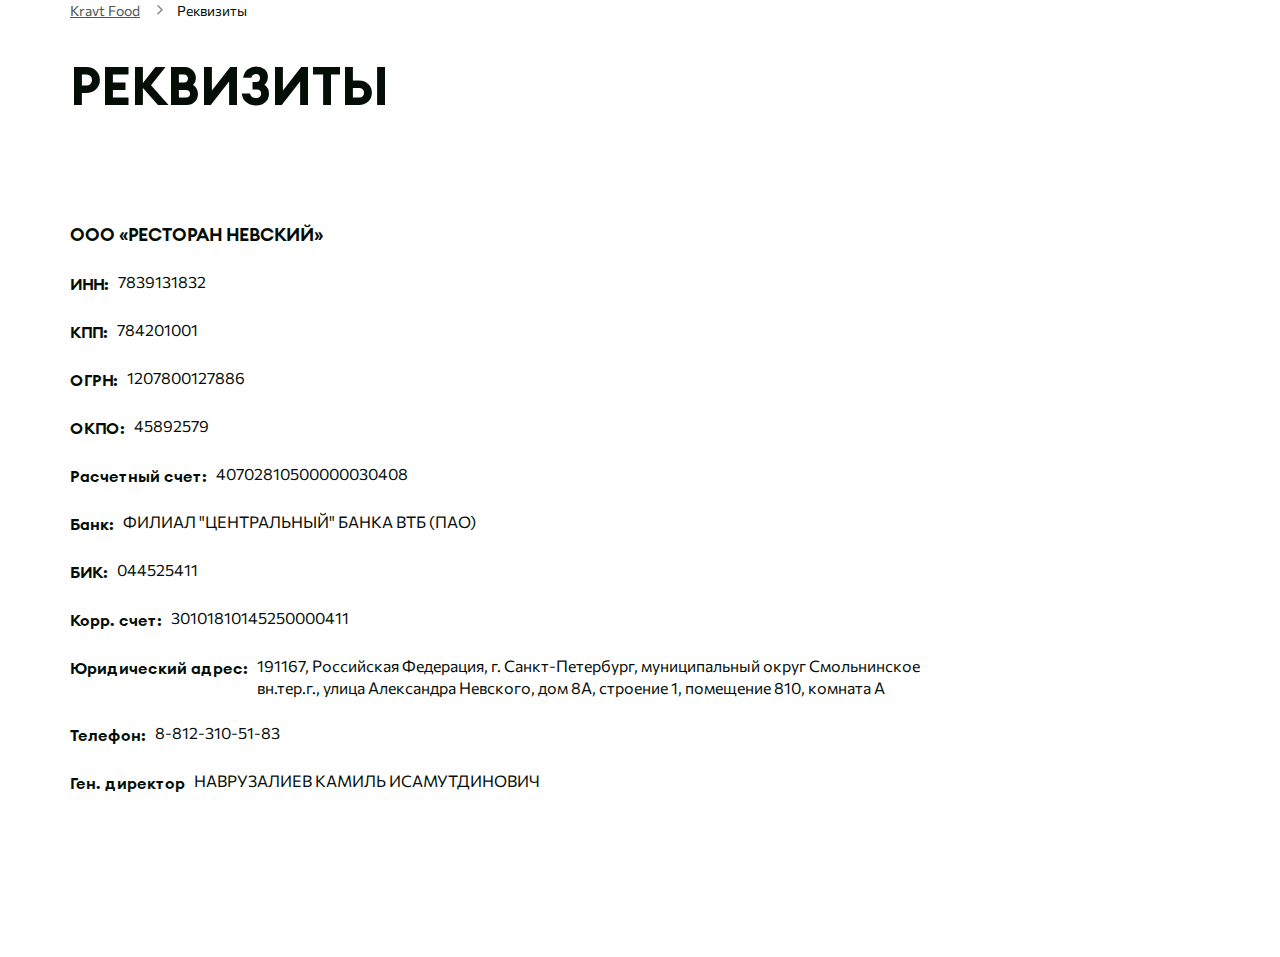
<file: details.html>
<!DOCTYPE html>
<html lang="ru">
    <head>
        <meta charset="UTF-8" />
        <meta http-equiv="X-UA-Compatible" content="IE=edge" />
        <meta name="viewport" content="width=device-width, initial-scale=1.0" />
        <meta name="robots" content="noindex, nofollow" />
        <title>Реквизиты</title>
        <link rel="stylesheet" href="css/details.css" />
        <link rel="stylesheet" href="css/main.css" />
    </head>

    <body>
        <div class="wrapper">
            <main class="page">
                <article>
                    <section class="details">
                        <div class="container">
                            <ul class="breadcrumbs">
                                <li><a href="/">Kravt Food</a></li>
                                <li><span>Реквизиты</span></li>
                            </ul>
                            <h1>Реквизиты</h1>
                            <div class="details__name">ООО «РЕСТОРАН НЕВСКИЙ»</div>
                            <div class="details__item">
                                <div>ИНН:</div>
                                <p>7839131832</p>
                            </div>
                            <div class="details__item">
                                <div>КПП:</div>
                                <p>784201001</p>
                            </div>
                            <div class="details__item">
                                <div>ОГРН:</div>
                                <p>1207800127886</p>
                            </div>
                            <div class="details__item">
                                <div>ОКПО:</div>
                                <p>45892579</p>
                            </div>
                            <div class="details__item">
                                <div>Расчетный счет:</div>
                                <p>40702810500000030408</p>
                            </div>
                            <div class="details__item">
                                <div>Банк:</div>
                                <p>ФИЛИАЛ "ЦЕНТРАЛЬНЫЙ" БАНКА ВТБ (ПАО)</p>
                            </div>
                            <div class="details__item">
                                <div>БИК:</div>
                                <p>044525411</p>
                            </div>
                            <div class="details__item">
                                <div>Корр. счет:</div>
                                <p>30101810145250000411</p>
                            </div>
                            <div class="details__item details__item_start">
                                <div>Юридический адрес:</div>
                                <p>
                                    191167, Российская Федерация, г. Санкт-Петербург, муниципальный округ Смольнинское вн.тер.г., улица Александра
                                    Невского, дом 8А, строение 1, помещение 810, комната А
                                </p>
                            </div>
                            <div class="details__item">
                                <div>Телефон:</div>
                                <p>8-812-310-51-83</p>
                            </div>
                            <div class="details__item">
                                <div>Ген. директор</div>
                                <p>НАВРУЗАЛИЕВ КАМИЛЬ ИСАМУТДИНОВИЧ</p>
                            </div>
                        </div>
                    </section>
                </article>
            </main>
        </div>
    </body>
</html>
</file>
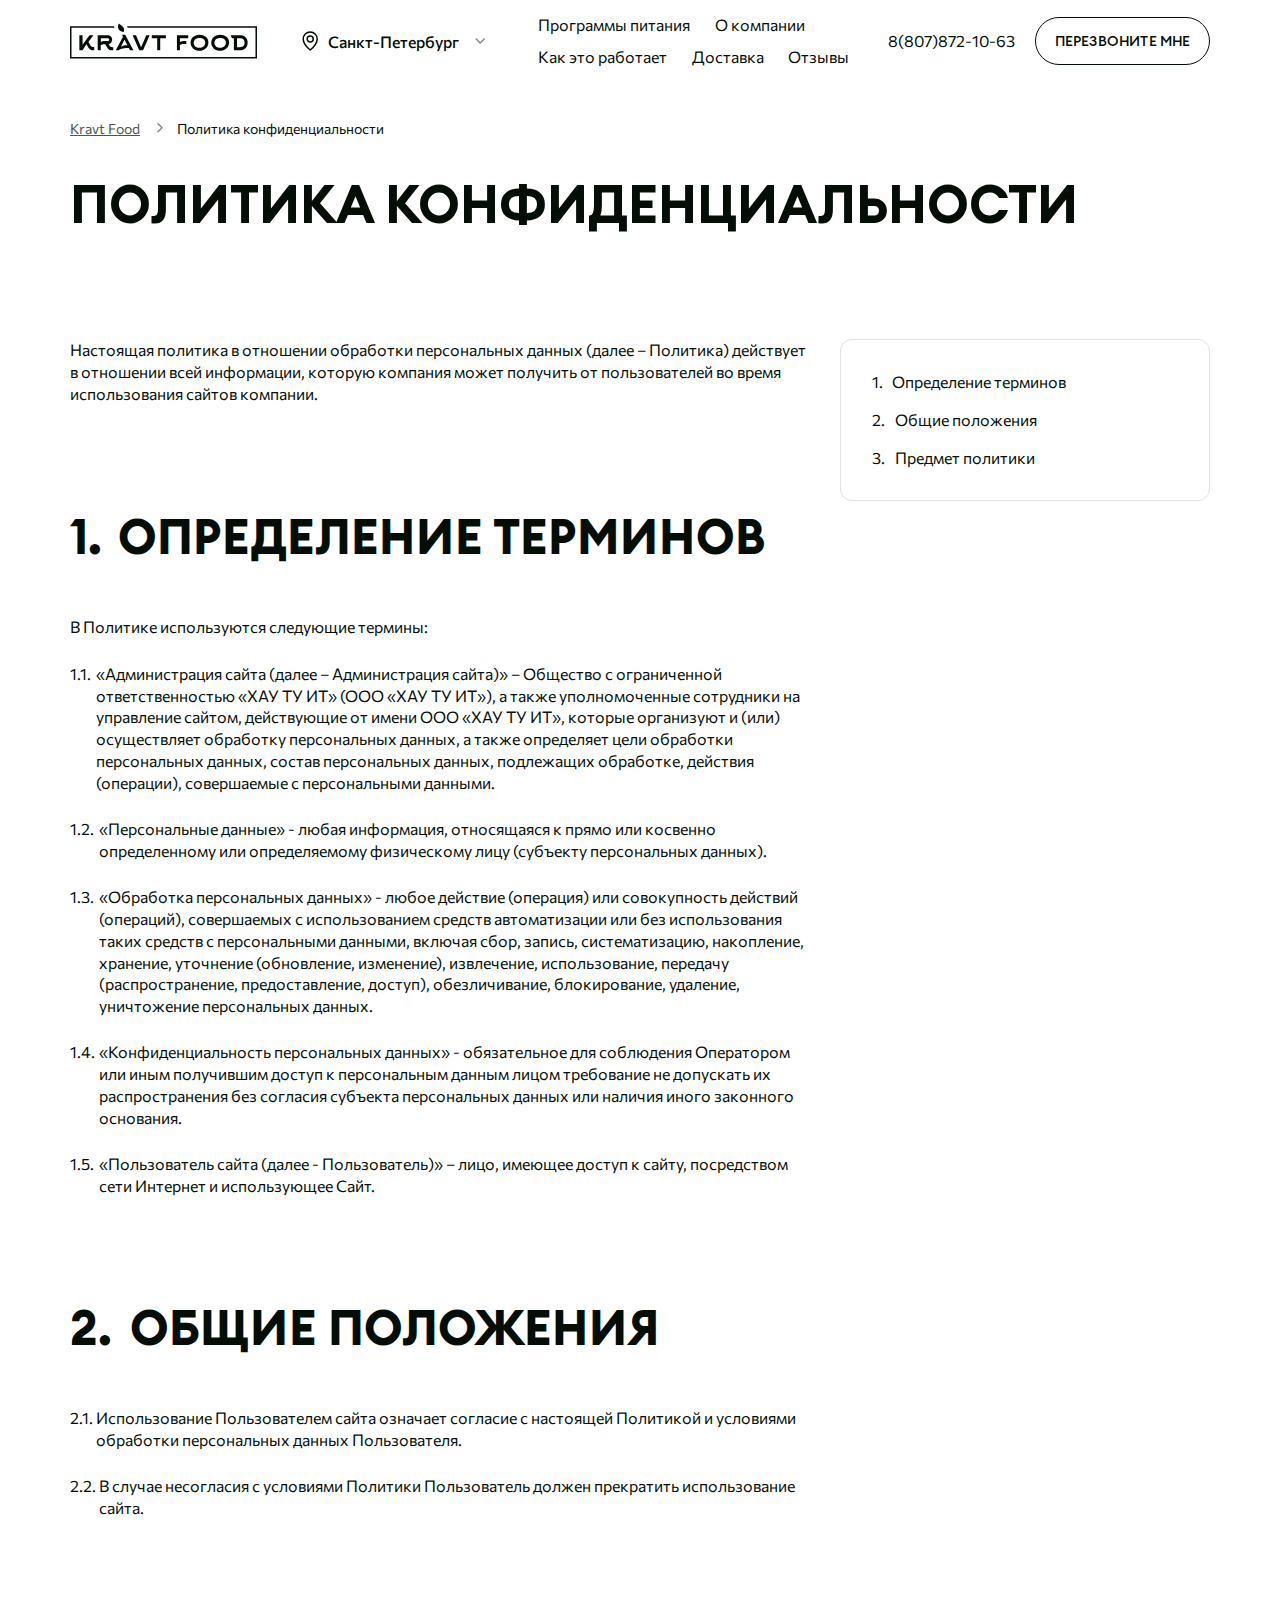
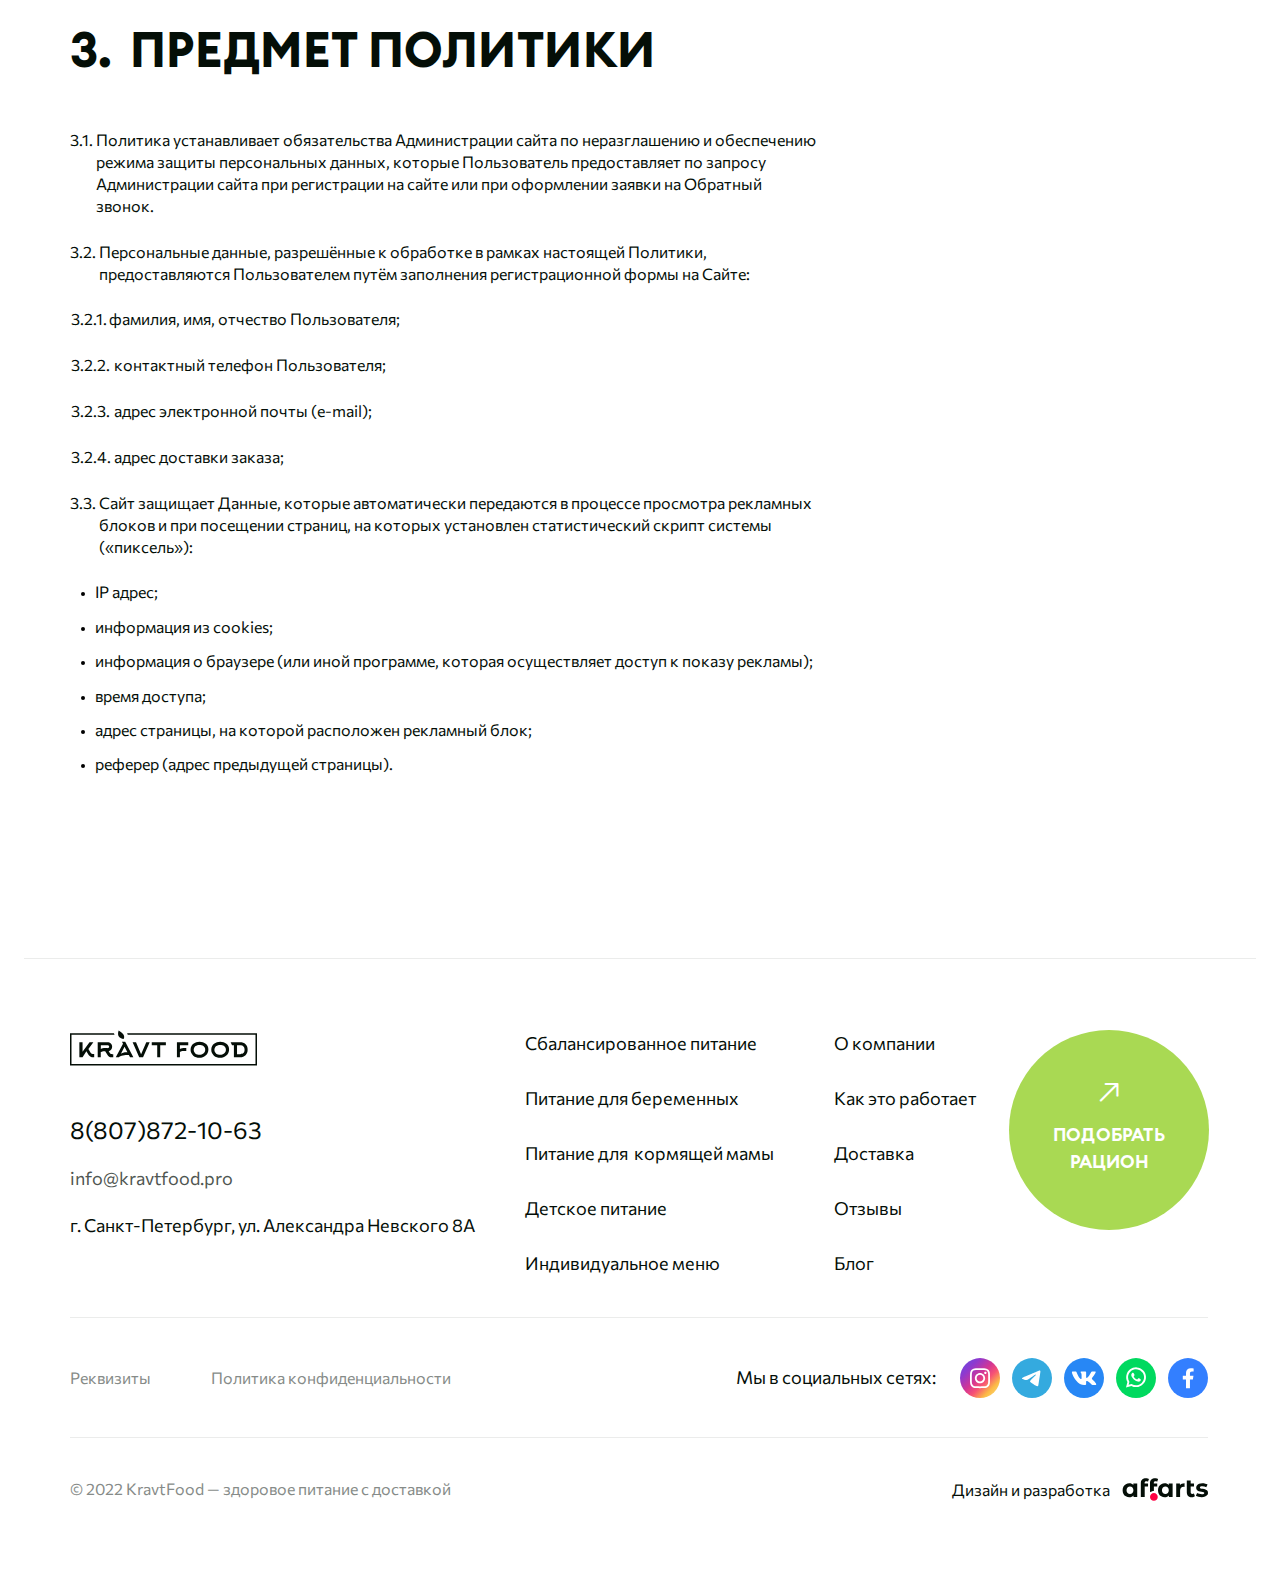
<file: technical.html>
<!DOCTYPE html>
<html lang="ru">
    <head>
    <meta charset="UTF-8" />
    <meta http-equiv="X-UA-Compatible" content="IE=edge" />
    <meta name="viewport" content="width=device-width, initial-scale=1.0" />
    <meta name="robots" content="noindex, nofollow" />
    <title>Техническая страница</title>
    <link rel="stylesheet" href="css/main.css" />
</head>


    <body>
        <div class="wrapper">
            <header class="header">
    <div class="header__container container">
        <div class="header__body">
            <a href="/" target="_blank" class="header__logo">
                <img loading="lazy" src="images/logo.svg" alt="Kravt food logo" title="Kravt food logo" />
            </a>
            <div class="header__city city">
                <div class="city__body">
                    <button class="city__current"><span></span><span>Санкт-Петербург</span><span>СПБ</span></button>
                    <ul>
                        <li><a href="#">Москва</a></li>
                        <li><a href="#">Санкт-Петербург</a></li>
                        <li><a href="#">Казань</a></li>
                    </ul>
                </div>
            </div>
            <div class="header__panel">
                <nav class="header__menu menu">
                    <ul>
                        <li><a href="/programms.html">Программы питания</a></li>
                        <li><a href="/about.html">О компании</a></li>
                        <li><a href="#">Как это работает</a></li>
                        <li><a href="/delivery.html">Доставка</a></li>
                        <li><a href="#">Отзывы</a></li>
                    </ul>
                </nav>
                <div class="header__call">
                    <a href="tel:+78078721063" class="header__number">8(807)872-10-63</a>
                    <a href="#popupCall" class="header__btn">Перезвоните мне</a>
                </div>
                <div class="header__manager manager-header">
                    <div class="manager-header__body">
                        <div class="manager-header__icon">
                            <img loading="lazy" src="images/header/managers.webp" alt="managers" title="managers" />
                        </div>
                        <div class="manager-header__content">
                            <div class="manager-header__text">Задайте ваш вопрос менеджерам Kravt Food:</div>
                            <div class="manager-header__socials">
                                <a href="#" class="manager-header__social">
                                    <img loading="lazy" src="images/icons/socials/telegram.svg" alt="Telegram" title="Telegram" />
                                </a>
                                <a href="#" class="manager-header__social">
                                    <img loading="lazy" src="images/icons/socials/whatsapp.svg" alt="Whatsapp" title="Whatsapp" />
                                </a>
                            </div>
                        </div>
                    </div>
                </div>
            </div>
            <div class="header__burger"></div>
        </div>
    </div>
</header>

            <main class="page">
                <article class="page__technical">
                    <section class="mainscreen-technical">
    <div class="container">
        <ul class="breadcrumbs">
            <li><a href="/">Kravt Food</a></li>
            <li><span>Политика конфиденциальности</span></li>
        </ul>
        <h2>Политика конфиденциаль<br />ности</h2>
    </div>
</section>

                    <div class="container">
                        <div class="page__wrapper page__wrapper_technical">
                            <div class="page__content">
                                <p>
                                    Настоящая политика в отношении обработки персональных данных (далее – Политика) действует в отношении всей информации, которую компания может получить от
                                    пользователей во время использования сайтов компании.
                                </p>
                                <section class="technical-content">
    <ol>
        <li>
            <span id="definition">Определение терминов</span>
            <p>В Политике используются следующие термины:</p>
            <ol>
                <li>
                    «Администрация сайта (далее – Администрация сайта)» – Общество с ограниченной ответственностью «ХАУ ТУ ИТ» (ООО «ХАУ ТУ ИТ»), а также уполномоченные сотрудники на управление
                    сайтом, действующие от имени ООО «ХАУ ТУ ИТ», которые организуют и (или) осуществляет обработку персональных данных, а также определяет цели обработки персональных данных, состав
                    персональных данных, подлежащих обработке, действия (операции), совершаемые с персональными данными.
                </li>
                <li>«Персональные данные» - любая информация, относящаяся к прямо или косвенно определенному или определяемому физическому лицу (субъекту персональных данных).</li>
                <li>
                    «Обработка персональных данных» - любое действие (операция) или совокупность действий (операций), совершаемых с использованием средств автоматизации или без использования таких
                    средств с персональными данными, включая сбор, запись, систематизацию, накопление, хранение, уточнение (обновление, изменение), извлечение, использование, передачу
                    (распространение, предоставление, доступ), обезличивание, блокирование, удаление, уничтожение персональных данных.
                </li>
                <li>
                    «Конфиденциальность персональных данных» - обязательное для соблюдения Оператором или иным получившим доступ к персональным данным лицом требование не допускать их распространения
                    без согласия субъекта персональных данных или наличия иного законного основания.
                </li>
                <li>«Пользователь сайта (далее - Пользователь)» – лицо, имеющее доступ к сайту, посредством сети Интернет и использующее Сайт.</li>
            </ol>
        </li>
        <li>
            <span id="rights">Общие положения</span>
            <ol>
                <li>Использование Пользователем сайта означает согласие с настоящей Политикой и условиями обработки персональных данных Пользователя.</li>
                <li>В случае несогласия с условиями Политики Пользователь должен прекратить использование сайта.</li>
            </ol>
        </li>
        <li>
            <span id="object">Предмет политики</span>
            <ol>
                <li>
                    Политика устанавливает обязательства Администрации сайта по неразглашению и обеспечению режима защиты персональных данных, которые Пользователь предоставляет по запросу
                    Администрации сайта при регистрации на сайте или при оформлении заявки на Обратный звонок.
                </li>
                <li>
                    <span>Персональные данные, разрешённые к обработке в рамках настоящей Политики, предоставляются Пользователем путём заполнения регистрационной формы на Сайте:</span>
                    <ol>
                        <li>фамилия, имя, отчество Пользователя;</li>
                        <li>контактный телефон Пользователя;</li>
                        <li>адрес электронной почты (e-mail);</li>
                        <li>адрес доставки заказа;</li>
                    </ol>
                </li>
                <li>
                    Сайт защищает Данные, которые автоматически передаются в процессе просмотра рекламных блоков и при посещении страниц, на которых установлен статистический скрипт системы
                    («пиксель»):
                </li>
            </ol>
            <ul>
                <li>IP адрес;</li>
                <li>информация из cookies;</li>
                <li>информация о браузере (или иной программе, которая осуществляет доступ к показу рекламы);</li>
                <li>время доступа;</li>
                <li>адрес страницы, на которой расположен рекламный блок;</li>
                <li>реферер (адрес предыдущей страницы).</li>
            </ul>
        </li>
    </ol>
</section>

                            </div>
                            <div class="page__sidebar"><aside class="navigation-technical">
    <ol>
        <li><a href="#definition" class="scroll-to">Определение терминов</a></li>
        <li><a href="#rights" class="scroll-to">Общие положения</a></li>
        <li><a href="#object" class="scroll-to">Предмет политики</a></li>
    </щl>
</aside>
</div>
                        </div>
                    </div>
                </article>
            </main>
            <footer class="footer">
    <div class="container">
        <div class="footer-top">
            <div class="footer-top__info">
                <a href="/" target="_blank" class="footer-top__logo">
                    <img loading="lazy" src="images/logo.svg" alt="Logo" title="Logo" />
                </a>
                <a href="tel:88078721063" class="footer-top__phone">8(807)872-10-63</a>
                <a href="mailto:info@kravtfood.pro" class="footer-top__email">info@kravtfood.pro</a>
                <address>г. Санкт-Петербург, ул. Александра Невского 8А</address>
            </div>
            <div class="menu-footer">
                <ul>
                    <li><a href="/programm.html">Сбалансированное питание</a></li>
                    <li><a href="/programm.html">Питание для беременных</a></li>
                    <li><a href="/programm.html">Питание для &nbsp;кормящей мамы</a></li>
                    <li><a href="/programm.html">Детское питание</a></li>
                    <li><a href="/programm.html">Индивидуальное меню</a></li>
                </ul>
                <ul>
                    <li>
                        <a href="/about.html">О компании</a>
                    </li>
                    <li><a href="#">Как это работает</a></li>
                    <li><a href="/delivery.html">Доставка</a></li>
                    <li><a href="#">Отзывы</a></li>
                    <li><a href="/blog.html">Блог</a></li>
                </ul>
            </div>
            <a href="/">
                <span class="icon-btn-arrow"></span>
                Подобрать<br />
                рацион
            </a>
        </div>
        <div class="footer-center">
            <div>
                <a href="#">Реквизиты</a>
                <a href="/technical.html">Политика конфиденциальности</a>
            </div>
            <div>
                <p>Мы в социальных сетях:</p>
                <a href="#">
                    <img loading="lazy" src="images/icons/socials/instagram.svg" alt="Instagram" title="Instagram" />
                </a>
                <a href="#">
                    <img loading="lazy" src="images/icons/socials/telegram.svg" alt="Telegram" title="Telegram" />
                </a>
                <a href="#">
                    <img loading="lazy" src="images/icons/socials/vk.svg" alt="VK" title="VK" />
                </a>
                <a href="#">
                    <img loading="lazy" src="images/icons/socials/whatsapp.svg" alt="Whatsapp" title="Whatsapp" />
                </a>
                <a href="#">
                    <img loading="lazy" src="images/icons/socials/facebook.svg" alt="Facebook" title="Facebook" />
                </a>
            </div>
        </div>
        <div class="footer-bottom">
            <p>&copy; 2022 KravtFood — здоровое питание с доставкой</p>
            <div>
                <p>Дизайн и разработка</p>
                <a href="https://affarts.com/" target="_blank"><img loading="lazy" src="images/footer/logo-affarts.svg" alt="Affarts Logo" title="Affarts Logo" /></a>
            </div>
        </div>
    </div>
</footer>
 <div class="overlay">
    <div class="popup-call hidden">
        <div class="popup-call__close">
            <img loading="lazy" src="images/icons/cross.svg" alt="cross" title="cross" />
        </div>
        <div class="popup-call__content">
            <h3>Заказать звонок</h3>
            <p>Введите номер телефона, на который мы сможем позвонить и все рассказать</p>
        </div>
        <form action="#" class="popup-call__form">
            <div class="modal-input modal-input_name"><input type="text" name="name" placeholder="Имя" /></div>
            <div class="modal-input modal-input_phone"><input type="tel" name="tel" class="tel" placeholder="Телефон" /></div>
            <div class="popup-call__checkbox checkbox">
                <input id="popup-call-policy" type="checkbox" />
                <label for="popup-call-policy">Соглашаюсь с условиями обработки персональных данных</label>
            </div>
            <button type="submit" class="btn popup-call__btn">Перезвоните мне</button>
        </form>
    </div>
    <div class="popup-callthanks hidden">
        <div class="popup-callthanks__close">
            <img loading="lazy" src="images/icons/cross.svg" alt="cross" title="cross" />
        </div>
        <div class="popup-callthanks__content">
            <h3>Спасибо!</h3>
            <p>Ваша заявка оформлена. Вскоре с Вами свяжется наш менеджер для уточнения деталей</p>
        </div>
        <div class="popup-callthanks__food">
            <div><img loading="lazy" src="images/main-page/advantages/food.webp" alt="Food" title="Food" /></div>
        </div>
    </div>
</div>

        </div>
        <script  src="js/jquery-3.6.0.min.js"></script>
        <script  src="js/script.js"></script>
        <script  src="js/mask.js"></script>
    </body>
</html>
</file>
<file: css/main.css>
@charset "UTF-8";
@font-face {
  font-family: Commissioner;
  font-display: swap;
  src: url("../fonts/Commissioner-Bold.woff2") format("woff2"), url("../fonts/Commissioner-Bold.woff") format("woff");
  font-weight: 700;
  font-style: normal;
}
@font-face {
  font-family: Commissioner;
  font-display: swap;
  src: url("../fonts/Commissioner-Medium.woff2") format("woff2"), url("../fonts/Commissioner-Medium.woff") format("woff");
  font-weight: 500;
  font-style: normal;
}
@font-face {
  font-family: Commissioner;
  font-display: swap;
  src: url("../fonts/Commissioner-Regular.woff2") format("woff2"), url("../fonts/Commissioner-Regular.woff") format("woff");
  font-weight: 400;
  font-style: normal;
}
@font-face {
  font-family: EuclidCircularA;
  font-display: swap;
  src: url("../fonts/EuclidCircularA-Bold.woff2") format("woff2"), url("../fonts/EuclidCircularA-Bold.woff") format("woff");
  font-weight: 700;
  font-style: normal;
}
@font-face {
  font-family: EuclidCircularA;
  font-display: swap;
  src: url("../fonts/EuclidCircularA-Bold-Italic.woff2") format("woff2"), url("../fonts/EuclidCircularA-Bold-Italic.woff") format("woff");
  font-weight: 700;
  font-style: italic;
}
@font-face {
  font-family: EuclidCircularA;
  font-display: swap;
  src: url("../fonts/EuclidCircularA-SemiBold.woff2") format("woff2"), url("../fonts/EuclidCircularA-SemiBold.woff") format("woff");
  font-weight: 600;
  font-style: normal;
}
@font-face {
  font-family: Commissioner;
  font-display: swap;
  src: url("../fonts/Commissioner-SemiBold.woff2") format("woff2"), url("../fonts/Commissioner-SemiBold.woff") format("woff");
  font-weight: 600;
  font-style: normal;
}
@font-face {
  font-family: EuclidCircularA;
  font-display: swap;
  src: url("../fonts/EuclidCircularA-Medium.woff2") format("woff2"), url("../fonts/EuclidCircularA-Medium.woff") format("woff");
  font-weight: 500;
  font-style: normal;
}
@font-face {
  font-family: icons;
  font-display: swap;
  src: url("../fonts/icons.woff2") format("woff2"), url("../fonts/icons.woff") format("woff");
  font-weight: 400;
  font-style: normal;
}
[class^=icon-],
[class*=" icon-"] {
  /* use !important to prevent issues with browser extensions that change fonts */
  font-family: "icons" !important;
  speak: never;
  font-style: normal;
  font-weight: normal;
  font-variant: normal;
  text-transform: none;
  line-height: 1;
  /* Better Font Rendering =========== */
  -webkit-font-smoothing: antialiased;
  -moz-osx-font-smoothing: grayscale;
}

.icon-arrow-next:before {
  content: "\e900";
}

.icon-arrow-prev:before {
  content: "\e901";
}

.icon-btn-arrow:before {
  content: "\e902";
}

.icon-calculator:before {
  content: "\e903";
}

.icon-calendar-gray:before {
  content: "\e905";
}

.icon-comment:before {
  content: "\e906";
}

.icon-cross:before {
  content: "\e907";
}

.icon-file:before {
  content: "\e90a";
}

.icon-gray-location:before {
  content: "\e90b";
}

.icon-grid:before {
  content: "\e90c";
}

.icon-info:before {
  content: "\e90d";
}

.icon-location:before {
  content: "\e90e";
}

.icon-loop:before {
  content: "\e90f";
}

.icon-settings:before {
  content: "\e912";
}

@keyframes rotateCircle {
  0% {
    transform: translate(-50%, -50%) rotate(0deg);
  }
  100% {
    transform: translate(-50%, -50%) rotate(360deg);
  }
}
@keyframes pulse {
  0% {
    opacity: 1;
    transform: translate(-50%, -50%) scale(1);
  }
  100% {
    opacity: 0;
    transform: translate(-50%, -50%) scale(2);
  }
}
@keyframes fillTab {
  0% {
    width: 0%;
  }
  100% {
    width: 100%;
  }
}
/*========================Обнуление========================*/
input[type=text]::-ms-clear {
  display: none;
  width: 0;
  height: 0;
}

input[type=text]::-ms-reveal {
  display: none;
  width: 0;
  height: 0;
}

input[type=search]::-webkit-search-decoration,
input[type=search]::-webkit-search-cancel-button,
input[type=search]::-webkit-search-results-button,
input[type=search]::-webkit-search-results-decoration {
  display: none;
}

* {
  padding: 0;
  margin: 0;
  border: 0;
}

*,
*:before,
*:after {
  -moz-box-sizing: border-box;
  -webkit-box-sizing: border-box;
  box-sizing: border-box;
}

:focus,
:active {
  outline: none;
}

a:focus,
a:active {
  outline: none;
}

nav,
footer,
header,
aside {
  display: block;
}

html,
body {
  height: 100%;
  width: 100%;
  font-size: 100%;
  line-height: 1;
  font-size: 14px;
  -ms-text-size-adjust: 100%;
  -moz-text-size-adjust: 100%;
  -webkit-text-size-adjust: 100%;
}

input,
button,
textarea {
  font-family: inherit;
}

input::-ms-clear {
  display: none;
}

button {
  cursor: pointer;
}

button::-moz-focus-inner {
  padding: 0;
  border: 0;
}

a,
a:visited {
  text-decoration: none;
}

a:hover {
  text-decoration: none;
}

ul li {
  list-style: none;
}

img {
  vertical-align: top;
}

h1,
h2,
h3,
h4,
h5,
h6 {
  font-size: inherit;
  font-weight: inherit;
}

/*=========================================================*/
html,
body {
  font-family: "Commissioner", sans-serif;
  font-size: 16px;
  color: #040e07;
  font-weight: 400;
}

button {
  color: inherit;
}

body.lock {
  overflow: hidden;
}

h1,
h2,
h3,
h4,
h5,
h6 {
  font-family: "EuclidCircularA", sans-serif;
  line-height: 130%;
  font-weight: 700;
  text-transform: uppercase;
}
h1 span.italic,
h2 span.italic,
h3 span.italic,
h4 span.italic,
h5 span.italic,
h6 span.italic {
  font-style: italic;
}
h1 span.margin,
h2 span.margin,
h3 span.margin,
h4 span.margin,
h5 span.margin,
h6 span.margin {
  margin: 0px 0px 0px -3px;
}
h1 span.color,
h2 span.color,
h3 span.color,
h4 span.color,
h5 span.color,
h6 span.color {
  color: #a9d953;
}

h1 {
  font-size: 6rem;
  line-height: 114.5833333333%;
  margin: 0px 0px 16px 0px;
}
@media (max-width: 1370px) {
  h1 {
    font-size: 4.5rem;
  }
}
@media (max-width: 1200px) {
  h1 {
    margin: 0px 0px 12px 0px;
  }
}
@media (max-width: 992px) {
  h1 {
    font-size: 3rem;
  }
}
@media (max-width: 768px) {
  h1 {
    font-size: 2.375rem;
    line-height: 140%;
  }
}
@media (max-width: 400px) {
  h1 {
    font-size: 1.8125rem;
  }
}

h2 {
  font-size: 4.75rem;
  margin: 0px 0px 64px 0px;
}
@media (max-width: 1370px) {
  h2 {
    font-size: 3.25rem;
  }
}
@media (max-width: 992px) {
  h2 {
    font-size: 2.625rem;
  }
}
@media (max-width: 768px) {
  h2 {
    font-size: 2rem;
    line-height: 135%;
    margin: 0px 0px 32px 0px;
  }
}
@media (max-width: 400px) {
  h2 {
    font-size: 1.625rem;
  }
}

h3 {
  font-size: 3.5rem;
  margin: 0px 0px 28px 0px;
}
@media (max-width: 1370px) {
  h3 {
    font-size: 2.375rem;
  }
}
@media (max-width: 992px) {
  h3 {
    font-size: 1.75rem;
  }
}
@media (max-width: 768px) {
  h3 {
    font-size: 1.5rem;
    line-height: 140%;
    margin: 0px 0px 32px 0px;
  }
}

h4 {
  font-size: 3rem;
  margin: 0px 0px 36px 0px;
}
@media (max-width: 1370px) {
  h4 {
    font-size: 2.5rem;
  }
}
@media (max-width: 992px) {
  h4 {
    font-size: 2rem;
  }
}
@media (max-width: 768px) {
  h4 {
    font-size: 1.5rem;
    line-height: 140%;
    margin: 0px 0px 32px 0px;
  }
}

p {
  line-height: 150%;
}

.btn {
  font-family: "EuclidCircularA", sans-serif;
  font-weight: 600;
  font-size: 1.125rem;
  line-height: 150%;
  text-transform: uppercase;
  color: #ffffff;
  background: #a9d953;
  transition: all 0.5s ease 0s;
  border-radius: 100px;
  padding: 12px 24px;
}
.btn:hover {
  background: #94c935;
}
.btn_arrow {
  padding: 12px 53px;
}
.btn_arrow span.icon-btn-arrow {
  width: 24px;
  font-size: 0.9375rem;
  margin: 0px 0px 0px 20px;
}

.radio {
  appearance: none;
  position: absolute;
}
.radio__label {
  padding: 12px 29.3px;
  border: 1px solid #e1e2e1;
  border-radius: 8px;
  display: flex;
  justify-content: center;
  align-items: center;
  line-height: 140%;
  position: relative;
  cursor: pointer;
}
@media (max-width: 330px) {
  .radio__label {
    font-size: 0.875rem;
  }
}
.radio__label_activity {
  width: 274px;
  padding: 13px 18px 15px 19px;
  flex-direction: column;
  align-items: stretch;
}
@media (max-width: 992px) {
  .radio__label_activity {
    width: 100%;
  }
}
.radio__label_activity:nth-child(4) {
  padding-bottom: 36px;
}
.radio__label_target {
  padding: 10px 20px 11px 19px;
}
.radio__label_target img {
  max-width: 40px;
  max-height: 40px;
  margin: 0px 0px 0px 10px;
}
.radio__label div {
  display: flex;
  justify-content: space-between;
  align-items: center;
  margin: 0px 0px 10px 0px;
}
.radio__label span {
  font-weight: 600;
  line-height: 140%;
}
.radio__label p {
  max-width: 234px;
  font-size: 0.875rem;
  line-height: 150%;
  color: #868b88;
}
.radio:checked + label {
  border-color: #a9d953;
}

.input {
  width: 120px;
  height: 48px;
  border: 1px solid #e1e2e1;
  border-radius: 8px;
  padding: 13px 32px;
  transition: all 0.5s ease 0s;
  color: #868b88;
  font-size: 1rem;
}
@media (max-width: 576px) {
  .input {
    width: 104px !important;
  }
}
.input:hover {
  border-color: #a9d953;
}
.input:focus {
  border-color: #c3c5c3;
}

.selector {
  position: relative;
  min-width: 182px;
}
@media (max-width: 992px) {
  .selector {
    min-width: auto;
  }
}
.selector__button {
  display: flex;
  flex-direction: column;
  align-items: start;
  font-weight: 600;
  font-size: 1.5rem;
  line-height: 130%;
  border: 1px solid #e1e2e1;
  border-radius: 8px;
  padding: 22px 68px 22px 19px;
  cursor: pointer;
  background: #ffffff;
}
@media (max-width: 992px) {
  .selector__button {
    min-width: 342px;
  }
}
@media (max-width: 400px) {
  .selector__button {
    min-width: 100%;
  }
}
.selector__button_day {
  padding: 11px 92px 12px 19px;
}
.selector__button_day:after {
  right: 20px !important;
}
.selector__button > span:nth-child(1) span {
  font-weight: 400;
  font-size: 0.875rem;
  line-height: 150%;
}
.selector__button > span:nth-child(2) {
  margin: 1px 0px 0px 0px;
  font-size: 0.75rem;
  color: #4f5651;
  line-height: 150%;
  font-weight: 400;
}
@media (max-width: 1400px) {
  .selector__button > span:nth-child(2) {
    text-align: left;
  }
}
.selector__button.active::after {
  transform: translate(0, -49%) rotate(180deg);
}
.selector__button:after {
  content: "";
  background: url("../images/main-page/menu-calculator/arrow-more.svg") center/100% 100% no-repeat;
  transition: all 0.5s ease 0s;
  position: absolute;
  top: 50%;
  right: 19px;
  width: 24px;
  height: 24px;
  pointer-events: none;
  transform: translate(0, -49%);
}
.selector__list {
  filter: drop-shadow(0px 10px 23px rgba(9, 11, 10, 0.06));
  transition: all 0.5s ease 0s;
  top: 85px;
  min-width: 182px;
  position: absolute;
  z-index: 1;
  opacity: 0;
  visibility: hidden;
}
@media (max-width: 992px) {
  .selector__list {
    min-width: 342px;
  }
}
@media (max-width: 400px) {
  .selector__list {
    min-width: 180px;
  }
}
.selector__list.active {
  opacity: 1;
  visibility: visible;
}
.selector__list-item {
  display: flex;
  flex-direction: column;
  background: #ffffff;
  font-weight: 600;
  font-size: 1.125rem;
  line-height: 140%;
  transition: all 0.5s ease 0s;
  padding: 12px;
  cursor: pointer;
}
.selector__list-item_day {
  padding: 10px 12px 14px;
}
.selector__list-item_day > span:nth-child(1) span {
  margin: 0px 0px 0px 1px !important;
}
.selector__list-item:first-child {
  border-radius: 8px 8px 0px 0px;
}
.selector__list-item:last-child {
  border-radius: 0px 0px 6px 6px;
}
.selector__list-item:hover {
  background: #f8fcf1;
}
.selector__list-item > span:nth-child(1) span {
  line-height: 150%;
  font-weight: 400;
  font-size: 0.875rem;
  margin: 0px 0px 0px 2px;
}
.selector__list-item > span:nth-child(2) {
  line-height: 150%;
  font-weight: 400;
  font-size: 0.75rem;
  color: #4f5651;
}
.selector__input-hidden {
  display: none;
}

.info {
  cursor: pointer;
}
.info:hover .info__content {
  opacity: 1;
  visibility: visible;
}
.info > div {
  position: relative;
}
.info__content {
  transition: all 0.5s ease 0s;
  opacity: 0;
  visibility: hidden;
  width: 384px;
  padding: 12px 20px;
  position: absolute;
  top: -69px;
  left: -183px;
  background: #ffffff;
  box-shadow: 0px 10px 23px rgba(9, 11, 10, 0.06);
  border-radius: 8px;
}
@media (max-width: 576px) {
  .info__content {
    width: 382px;
    top: -100px;
    left: -322px;
  }
}
@media (max-width: 400px) {
  .info__content {
    width: 300px;
    top: -120px;
    left: -175px;
  }
}
.info__content > p {
  font-family: "Commissioner", sans-serif;
  text-transform: none;
  line-height: 152%;
  font-size: 0.875rem;
  font-weight: 400;
  color: #313934;
}

.air-datepicker {
  padding: 0 !important;
  border: none !important;
  width: 440px !important;
  background: #ffffff !important;
  box-shadow: 0px 10px 23px rgba(9, 11, 10, 0.08) !important;
  border-radius: 12px !important;
  display: flex !important;
  flex-direction: column !important;
}
.air-datepicker.order.-active- {
  z-index: 159013051305;
}
.air-datepicker.step {
  left: 548px !important;
  top: 4360px !important;
}
@media (max-width: 1380px) {
  .air-datepicker.step {
    top: 4790px !important;
  }
}
@media (max-width: 1370px) {
  .air-datepicker.step {
    top: 4360px !important;
  }
}
@media (max-width: 1200px) {
  .air-datepicker.step {
    top: 5080px !important;
    right: 50% !important;
  }
}
@media (max-width: 992px) {
  .air-datepicker.step {
    top: 5780px !important;
    left: 86vw !important;
    transform: translate(-100%, 0%) !important;
  }
}
@media (max-width: 576px) {
  .air-datepicker {
    width: 100% !important;
    border-radius: 24px 24px 0 0 !important;
    top: auto !important;
    bottom: 0 !important;
    transform: translate(-50%, 0) !important;
  }
}
.air-datepicker__btn {
  display: block;
  height: 48px !important;
  width: 100% !important;
  font-weight: 600 !important;
  font-size: 1rem !important;
  line-height: 140% !important;
  text-transform: none !important;
  background: #a9d953 !important;
  color: #fff !important;
  border-radius: 100px !important;
}

.air-datepicker--buttons {
  border: none !important;
  padding: 0 28px 20px !important;
}
@media (max-width: 576px) {
  .air-datepicker--buttons {
    padding: 0 16px 20px !important;
  }
}
@media (max-width: 400px) {
  .air-datepicker--buttons {
    padding: 0 8px 20px !important;
  }
}

.air-datepicker--content {
  padding: 20px 28px 0 !important;
  margin: 0px 0px 20px 0px !important;
}
@media (max-width: 576px) {
  .air-datepicker--content {
    padding: 10px !important;
    padding: 30px 16px 0 !important;
    margin: 0px 0px 32px 0px !important;
  }
}
@media (max-width: 400px) {
  .air-datepicker--content {
    padding: 30px 8px 0 !important;
    margin: 0px 0px 20px 0px !important;
  }
}

.air-datepicker-body--day-names {
  margin: 0 0 10px 0 !important;
  column-gap: 14px !important;
}
@media (max-width: 576px) {
  .air-datepicker-body--day-names {
    margin: 0px 0px 14px 0px !important;
  }
}

.air-datepicker-body--day-name {
  width: 42px !important;
  height: 26px !important;
  font-weight: 400 !important;
  font-size: 0.875rem !important;
  line-height: 150% !important;
  color: #868b88 !important;
  text-transform: none !important;
}
@media (max-width: 576px) {
  .air-datepicker-body--day-name {
    width: 39px !important;
  }
}
@media (max-width: 400px) {
  .air-datepicker-body--day-name {
    width: 30px !important;
  }
}

.air-datepicker-nav {
  padding: 6px 25px !important;
  background: #f8fcf1 !important;
}
@media (max-width: 576px) {
  .air-datepicker-nav {
    padding: 3px 9px !important;
    align-items: center !important;
  }
}
@media (max-width: 400px) {
  .air-datepicker-nav {
    padding: 3px 8px !important;
  }
}

.air-datepicker-nav--title {
  font-weight: 400 !important;
  font-size: 1rem !important;
  line-height: 140% !important;
  color: #040e07 !important;
  margin: 0 0 0 -2px !important;
}
@media (max-width: 576px) {
  .air-datepicker-nav--title {
    margin: 0px 0px 0px -3px !important;
  }
}
.air-datepicker-nav--title i {
  color: inherit !important;
  line-height: inherit !important;
  font-size: inherit !important;
  font-weight: inherit !important;
}

.air-datepicker--pointer {
  font-style: normal !important;
  font-weight: 600 !important;
  font-size: 1.125rem !important;
  line-height: 140% !important;
  color: #040e07 !important;
  padding: 20px 27px;
  grid-row: 1/2 !important;
  width: 100% !important;
  height: auto !important;
  top: 0 !important;
  left: 0 !important;
  transform: none !important;
  position: static !important;
  display: block !important;
}
@media (max-width: 576px) {
  .air-datepicker--pointer {
    padding: 24px 15px 32px;
  }
}
@media (max-width: 400px) {
  .air-datepicker--pointer {
    padding: 24px 8px 32px;
  }
}
.air-datepicker--pointer::after {
  display: none !important;
}

.air-datepicker-cell {
  font-weight: 400 !important;
  font-size: 0.875rem !important;
  line-height: 150% !important;
  color: #040e07 !important;
  border-radius: 10px !important;
  width: 42px !important;
  height: 32px !important;
  border: 1px solid #ebeceb;
}
@media (min-width: 768px) {
  .air-datepicker-cell:hover {
    background: #fff !important;
    border: 1px solid #a9d953 !important;
    color: #a9d953 !important;
  }
  .air-datepicker-cell.-disabled-:hover {
    background: none !important;
    border: 1px solid #ebeceb !important;
    color: #040e07 !important;
  }
}
@media (max-width: 400px) {
  .air-datepicker-cell {
    width: 36px !important;
    height: 25px !important;
    border-radius: 7px !important;
  }
}

.-range-from- {
  color: #fff !important;
  background: #a9d953 !important;
}

.-selected- {
  color: #fff !important;
  background: #a9d953 !important;
}

.-in-range- {
  color: #fff !important;
  background: #a9d953 !important;
}

.-range-to- {
  color: #fff !important;
  background: #a9d953 !important;
}

.-other-month- {
  color: #c3c5c3 !important;
  border: none !important;
}
@media (min-width: 768px) {
  .-other-month-.-disabled-:hover {
    border: none !important;
    color: #c3c5c3 !important;
  }
}
.-other-month-.-in-range- {
  color: #fff !important;
}
.-other-month-.-range-from- {
  color: #fff !important;
}
.-other-month-.-range-to- {
  color: #fff !important;
}

.air-datepicker-body--cells {
  column-gap: 15px;
  row-gap: 8px;
}
@media (max-width: 576px) {
  .air-datepicker-body--cells {
    column-gap: 14px;
  }
}
@media (max-width: 400px) {
  .air-datepicker-body--cells {
    column-gap: 6px;
  }
}

.ymaps-2-1-79-map-copyrights-promo {
  display: none !important;
}

.ymaps-2-1-79-copyright__content {
  display: none !important;
}

.ymaps-2-1-79-zoom {
  display: none !important;
}

.ymaps-2-1-79-searchbox-input__input {
  padding: 17.5px 52px 17.5px 42px !important;
  background: #fbfbfb !important;
  border: 1px solid #ebeceb !important;
  border-radius: 8px !important;
  height: 56px !important;
  font-size: 0.875rem !important;
  line-height: 150% !important;
  color: #868b88 !important;
  font-family: "Commissioner", sans-serif !important;
}
@media (max-width: 368px) {
  .ymaps-2-1-79-searchbox-input__input {
    box-shadow: none !important;
    margin: 0px 0px 5px 0px !important;
  }
}

.ymaps-2-1-79-searchbox-input {
  background: none !important;
  position: relative !important;
}
.ymaps-2-1-79-searchbox-input::before {
  content: "";
  background: url("../images/icons/location.svg") center/cover no-repeat;
  position: absolute;
  width: 20px;
  height: 20px;
  top: 50%;
  left: 12px;
  transform: translate(0, -50%);
}
.ymaps-2-1-79-searchbox-input::after {
  content: "";
  transition: all 0.5s ease 0s;
  background: url("../images/icons/arrow-more.svg") center/100% 100% no-repeat;
  position: absolute;
  width: 10px;
  height: 10px;
  top: 50%;
  right: 25px;
  transform: translate(0, -51%);
}
@media (max-width: 368px) {
  .ymaps-2-1-79-searchbox-input::after {
    display: none;
  }
}
.ymaps-2-1-79-searchbox-input.ymaps-2-1-79-_focused::after {
  transform: translate(0, -50%) rotate(180deg);
}

.ymaps-2-1-79-search {
  width: 320px !important;
}
@media (max-width: 576px) {
  .ymaps-2-1-79-search {
    width: 250px !important;
  }
}

.ymaps-2-1-79-controls__control_toolbar {
  background: none !important;
  border-radius: 8px !important;
  margin: 14px 0 0 24px !important;
}
@media (max-width: 576px) {
  .ymaps-2-1-79-controls__control_toolbar {
    margin: 0px 0 0 10px !important;
  }
}

@media (max-width: 368px) {
  .ymaps-2-1-79-controls__toolbar_left {
    float: none;
    display: block !important;
  }
}

.ymaps-2-1-79-searchbox-button-text {
  display: none !important;
}
@media (max-width: 368px) {
  .ymaps-2-1-79-searchbox-button-text {
    display: block !important;
    border: 1px solid #ebeceb !important;
    border-radius: 8px !important;
    transition: all 0.5s ease 0s !important;
  }
  .ymaps-2-1-79-searchbox-button-text:hover {
    color: #fff !important;
    background: #a9d953 !important;
  }
}

@media (max-width: 368px) {
  .ymaps-2-1-79-searchbox__fold-button-cell {
    width: 30px !important;
    padding: 0 !important;
    margin: 14px 0px 0px 0px;
    display: block !important;
  }
}

@media (max-width: 368px) {
  .ymaps-2-1-79-searchbox__button-cell {
    display: block !important;
    padding: 0 !important;
  }
}

.ymaps-2-1-79-searchbox-button {
  background: none !important;
}

.ymaps-2-1-79-_focused {
  box-shadow: none !important;
}

.ymaps-2-1-79-searchbox-input__clear-button {
  display: none !important;
}

.ymaps-2-1-79-search::after {
  box-shadow: none !important;
}

.ymaps-2-1-79-search__suggest-item {
  padding: 12px !important;
}
.ymaps-2-1-79-search__suggest-item:hover {
  background: #f8fcf1 !important;
}

.ymaps-2-1-79-search__suggest-item_selected_yes {
  background: #f8fcf1 !important;
}

@media (max-width: 368px) {
  .ymaps-2-1-79-search_layout_panel {
    display: block !important;
    position: static !important;
    width: 100% !important;
  }
}

@media (max-width: 368px) {
  .ymaps-2-1-79-search__layout {
    display: flex !important;
    border: none !important;
    background: #fff !important;
    padding: 10px !important;
    column-gap: 5px;
  }
  .ymaps-2-1-79-search__layout #id_166139072277963563229 {
    display: flex !important;
    align-items: center !important;
  }
}

.ymaps-2-1-79-searchbox-list-button {
  display: none !important;
}

@media (max-width: 368px) {
  .ymaps-2-1-79-controls__toolbar_left {
    display: block !important;
    float: none !important;
  }
}

.ymaps-2-1-79-controls__control_toolbar {
  background: #fff !important;
  border-radius: 8px !important;
  padding: 45px 16px 8px 16px !important;
  box-shadow: 0px 0px 23px rgba(37, 55, 44, 0.1);
  display: flex !important;
  align-items: center !important;
  flex-direction: column !important;
  row-gap: 6px;
  position: relative !important;
}
@media (max-width: 576px) {
  .ymaps-2-1-79-controls__control_toolbar {
    padding: 40px 10px 10px 10px !important;
    width: 250px !important;
  }
}
@media (max-width: 576px) and (max-width: 368px) {
  .ymaps-2-1-79-controls__control_toolbar {
    text-align: center !important;
    margin: 0 auto !important;
    display: block !important;
    position: static !important;
  }
}
.ymaps-2-1-79-controls__control_toolbar::before {
  content: "Узнайте, в зоне ли доставки ваш адрес:";
  font-size: 0.875rem;
  line-height: 150%;
  position: absolute;
  top: 16px;
  left: 16px;
}
@media (max-width: 576px) {
  .ymaps-2-1-79-controls__control_toolbar::before {
    font-size: 0.75rem;
  }
}
@media (max-width: 368px) {
  .ymaps-2-1-79-controls__control_toolbar::before {
    left: 36px;
  }
}
.ymaps-2-1-79-controls__control_toolbar > ymaps:nth-child(2) {
  width: 320px !important;
  position: static !important;
}
.ymaps-2-1-79-controls__control_toolbar > ymaps:nth-child(2) .ymaps-2-1-79-search__suggest {
  position: static !important;
  box-shadow: none !important;
  border: none !important;
}
@media (max-width: 576px) {
  .ymaps-2-1-79-controls__control_toolbar > ymaps:nth-child(2) {
    width: 270px !important;
  }
}

.overlay {
  display: flex;
  justify-content: center;
  align-items: start;
  transition: all 0.5s ease 0s;
  position: fixed;
  z-index: 104;
  width: 100%;
  height: 100%;
  top: 0;
  left: 0;
  opacity: 0;
  visibility: hidden;
  background: rgba(4, 14, 7, 0.64);
  overflow: auto;
  flex-direction: row !important;
}
.overlay.active {
  opacity: 1;
  visibility: visible;
}

.suggestions-suggestions {
  border: none !important;
  max-width: 320px !important;
}

.suggestions-promo {
  display: none !important;
}

.suggestions-suggestion {
  color: #040e07 !important;
  padding: 16px 10px !important;
  cursor: pointer !important;
  font-size: 1rem !important;
}
.suggestions-suggestion:hover {
  background: #f8fcf1 !important;
}
.suggestions-suggestion:focus {
  background: #f8fcf1 !important;
}

.breadcrumbs {
  display: flex;
  align-items: center;
  column-gap: 37px;
  margin: 0px 0px 32px 0px;
}
@media (max-width: 768px) {
  .breadcrumbs {
    margin: 0px 0px 20px 0px;
  }
}
.breadcrumbs li {
  font-size: 0.875rem;
}
.breadcrumbs li a {
  line-height: 140%;
  text-decoration: underline;
  color: #4f5651;
  position: relative;
}
.breadcrumbs li a::after {
  content: "";
  background: url("../images/icons/arrow-more.svg") center/100% 100% no-repeat;
  position: absolute;
  width: 10px;
  height: 10px;
  top: 50%;
  right: -25px;
  transform: translate(0, -50%) rotate(-90deg);
}
.breadcrumbs li span {
  line-height: 150%;
  color: #040e07;
}

.article {
  border-radius: 12px;
  background: #fff;
  position: relative;
  height: 100%;
}
.article_border {
  border: 1px solid #e1e2e1;
}
@media (max-width: 992px) {
  .article_border {
    border: none;
  }
}
.article_border .article__content {
  padding: 26px 20px 26px 17px;
}
@media (max-width: 768px) {
  .article_border .article__content {
    padding: 24px 17px 26px 15px;
  }
}
.article_small .article__type {
  padding: 7px 14px;
}
.article_small .article__content {
  padding: 21px 0 0 0;
}
.article_small .article__content > p {
  margin: 0px 0px 23px 0px;
  padding: 0;
}
.article_small .article__title {
  font-weight: 600;
  font-size: 1.125rem;
  line-height: 150%;
  padding: 0;
}
@media (max-width: 1370px) {
  .article_small .article__title_small {
    margin: 0px 0px 10px 0px;
  }
}
.article_small .article__info {
  margin: 0px 0px 24px 0px;
}
.article_small .article__bottom {
  padding: 25px 0px 0px 1px;
}
.article_small .article__bottom > p {
  font-size: 1rem;
}
.article_big {
  display: flex;
  align-items: start;
  column-gap: 46px;
  margin: 0px 0px 100px 0px;
}
@media (max-width: 1200px) {
  .article_big {
    flex-direction: column;
    row-gap: 24px;
  }
}
@media (max-width: 768px) {
  .article_big {
    margin: 0px 0px 48px 0px;
  }
}
.article_big .article__content {
  padding: 0;
}
.article_big .article__content p {
  line-height: 137%;
}
@media (max-width: 768px) {
  .article_big .article__content p {
    line-height: 138%;
    padding: 0;
  }
}
.article_big .article__title {
  font-weight: 600;
  font-size: 2rem;
  line-height: 140%;
  text-transform: uppercase;
}
@media (max-width: 768px) {
  .article_big .article__title {
    font-size: 24px;
    line-height: 150%;
  }
}
.article_big .article__author {
  position: relative;
  margin: 0px 54px 0px 0px;
}
.article_big .article__author::after {
  content: "";
  background: #c3c5c3;
  border-radius: 50%;
  position: absolute;
  width: 4px;
  height: 4px;
  top: 50%;
  right: -29px;
  transform: translate(0, -50%);
}
.article_big .article__img {
  flex: 0 0 672px;
}
@media (max-width: 1200px) {
  .article_big .article__img {
    flex: 1 1 auto;
  }
}
@media (max-width: 576px) {
  .article_big .article__img {
    height: 215px;
  }
}
.article_big .article__img img {
  border-radius: 12px;
  max-width: 100%;
}
@media (max-width: 400px) {
  .article_big .article__img img {
    object-fit: cover;
    height: 100%;
  }
}
.article_big .article__bottom {
  padding: 28px 0px 0px 3px;
}
@media (max-width: 768px) {
  .article_big .article__bottom {
    padding: 29px 0 0 0;
  }
}
.article > a {
  position: absolute;
  width: 100%;
  height: 100%;
  top: 0;
  left: 0;
}
.article__img {
  width: 100%;
}
.article__img img {
  border-radius: 12px 12px 0px 0px;
  max-width: 100%;
}
.article__content {
  padding: 26px 21px 26px 17.5px;
}
@media (max-width: 1400px) {
  .article__content {
    padding: 27px 10px 26px 10px;
  }
}
@media (max-width: 992px) {
  .article__content {
    padding: 24px 16px 24px 15px;
  }
}
.article__content > p {
  line-height: 137%;
  margin: 0px 0px 28px 0px;
  padding: 0 2px;
}
@media (max-width: 992px) {
  .article__content > p {
    line-height: 140%;
    padding: 0;
    margin: 0px 0px 26px 0px;
  }
}
.article__info {
  display: flex;
  justify-content: space-between;
  align-items: center;
  margin: 0px 0px 29px 0px;
}
.article__about {
  display: flex;
  align-items: center;
}
.article__type {
  display: flex;
  justify-content: center;
  align-items: center;
  padding: 6px 16px;
  background: #fff4e1;
  border-radius: 32px;
  font-size: 0.875rem;
  line-height: 150%;
}
@media (max-width: 992px) {
  .article__type {
    padding: 6px 14px;
  }
}
.article__date {
  line-height: 140%;
  color: #868b88;
}
.article__title {
  font-family: "EuclidCircularA", sans-serif;
  font-weight: 700;
  font-size: 1.375rem;
  line-height: 140%;
  text-transform: uppercase;
  color: #040e07;
  margin: 0px 0px 15px 0px;
  padding: 0 2px;
}
@media (max-width: 992px) {
  .article__title {
    font-size: 1.125rem;
    line-height: 150%;
    padding: 0 0px 0 1px;
  }
}
.article__bottom {
  padding: 28px 0px 0 2px;
  border-top: 1px solid #ebeceb;
  display: flex;
  justify-content: space-between;
  align-items: center;
}
.article__bottom p {
  font-family: "EuclidCircularA", sans-serif;
  font-weight: 600;
  font-size: 1.125rem;
  line-height: 150%;
  text-transform: uppercase;
  color: #71af00;
  transition: all 0.5s ease 0s;
  opacity: 0;
  visibility: hidden;
  pointer-events: none;
}
@media (max-width: 1200px) {
  .article__bottom p {
    font-size: 1rem;
  }
}
@media (max-width: 992px) {
  .article__bottom p {
    font-size: 1.125rem;
  }
}
@media (max-width: 768px) {
  .article__bottom p {
    display: none;
  }
}
.article__bottom p.visible {
  opacity: 1;
  visibility: visible;
}
.article__author {
  position: relative;
  z-index: 1;
  display: flex;
  align-items: center;
  line-height: 140%;
  text-decoration: underline;
  text-transform: capitalize;
  color: #71af00;
}
.article__author img {
  width: 36px;
  height: 36px;
  margin: 0px 8px 0px 0px;
}

.slider-articles {
  padding-bottom: 1px;
}
@media (max-width: 992px) {
  .slider-articles {
    padding-bottom: 38px !important;
  }
}
@media (max-width: 400px) {
  .slider-articles {
    padding-bottom: 12px !important;
  }
}
@media (min-width: 1200px) {
  .slider-articles__wrapper {
    column-gap: 24px;
  }
}
@media (min-width: 992px) {
  .slider-articles__wrapper {
    display: grid !important;
    grid-template: 1fr/repeat(3, 1fr) !important;
    column-gap: 12px;
  }
}
@media (max-width: 992px) {
  .slider-articles__slide {
    width: 382px !important;
  }
}
@media (max-width: 400px) {
  .slider-articles__slide {
    width: 100% !important;
  }
}
.slider-articles .swiper-pagination {
  bottom: 0 !important;
  padding: 0 0 0 14px;
}
@media (min-width: 992px) {
  .slider-articles .swiper-pagination {
    display: none;
  }
}
.slider-articles .swiper-pagination-bullet {
  background: #a9d953;
  margin: 0px 12px 0px 0px !important;
}

.header {
  transition: all 0.5s ease-in-out 0s;
  background: #fff;
  position: fixed;
  top: 0;
  left: 0;
  width: 100%;
  z-index: 1000;
}
.header.scroll-up {
  transform: translate(0, 0);
}
.header.scroll-down {
  transform: translate(0, -100%);
}
.header.popup {
  transform: translate(0, 0) !important;
}
.header__body {
  padding: 14px 0 16px;
  display: flex;
  align-items: center;
  line-height: 140%;
}
@media (max-width: 1400px) {
  .header__body {
    justify-content: space-between;
  }
}
@media (max-width: 768px) {
  .header__body {
    justify-content: start;
    padding: 13px 0 11px;
  }
}
@media (max-width: 576px) {
  .header__body {
    align-items: start;
  }
}
.header__logo {
  margin: 0px 23px 0px 0px;
  flex: 0 0 187px;
}
@media (max-width: 1370px) {
  .header__logo {
    margin: 0px 16px 0px 0px;
  }
}
@media (max-width: 1200px) {
  .header__logo {
    flex: 0 0 160px;
  }
}
@media (max-width: 992px) {
  .header__logo {
    margin: 0px 10px 0px 0px;
  }
}
@media (max-width: 768px) {
  .header__logo {
    margin: 0px 23px 0px 0px;
  }
}
@media (max-width: 400px) {
  .header__logo {
    flex: 0 0 140px;
  }
}
@media (max-width: 319px) {
  .header__logo {
    flex: 0 0 120px;
    margin: 0px 6px 0px 0px;
  }
}
.header__logo img {
  max-width: 100%;
}
.header__city {
  margin: 0px 20px 0px 0px;
}
@media (max-width: 1400px) {
  .header__city {
    margin: 0px 20px 0px 0px;
  }
}
.header__panel {
  transition: all 0.5s ease-in-out 0s;
  display: flex;
  align-items: center;
}
@media (max-width: 768px) {
  .header__panel {
    overflow-y: auto;
    flex-direction: column;
    align-items: start;
    padding: 0 80px;
    z-index: 102;
    background: #ffffff;
    position: absolute;
    width: 100%;
    height: calc(100vh - 55px);
    top: 55px;
    left: -100%;
    opacity: 0;
  }
  .header__panel.active {
    left: 0;
    opacity: 1;
  }
}
@media (max-width: 576px) {
  .header__panel {
    padding: 0;
  }
}
@media (max-width: 400px) {
  .header__panel {
    height: calc(100vh - 51px);
    top: 51px;
  }
}
.header__menu {
  margin: 0px 21px 0px 0px;
}
@media (max-width: 1400px) {
  .header__menu {
    margin: 0px 20px 0px 0px;
  }
}
@media (max-width: 992px) {
  .header__menu {
    margin: 0px 10px 0px 0px;
  }
}
.header__call {
  display: flex;
  align-items: center;
  column-gap: 25px;
}
@media (max-width: 1400px) {
  .header__call {
    column-gap: 20px;
  }
}
@media (max-width: 1200px) {
  .header__call {
    flex-direction: column;
    row-gap: 8px;
  }
}
@media (max-width: 768px) {
  .header__call {
    padding: 25px 16px 24px;
    row-gap: 21px;
    align-items: start;
    align-self: stretch;
    position: relative;
  }
  .header__call::before {
    content: "";
    background: #ebeceb;
    position: absolute;
    width: calc(100% - 32px);
    height: 1px;
    bottom: 0;
    left: 50%;
    transform: translate(-50%, 0);
  }
}
.header__number {
  color: inherit;
}
@media (max-width: 768px) {
  .header__number {
    font-size: 1.125rem;
  }
}
.header__btn {
  width: 175px;
  height: 48px;
  font-family: "EuclidCircularA", sans-serif;
  color: inherit;
  font-weight: 500;
  font-size: 0.875rem;
  line-height: 140%;
  text-transform: uppercase;
  border: 1px solid #040e07;
  border-radius: 24px;
  padding: 14px 19px;
  transition: all 0.5s ease 0s;
}
@media (max-width: 1200px) {
  .header__btn {
    font-size: 0.875rem;
  }
}
@media (max-width: 768px) {
  .header__btn {
    width: 100%;
    text-align: center;
  }
}
.header__btn:hover {
  background: #a9d953;
  border-color: #a9d953;
}
@media (min-width: 768px) {
  .header__manager {
    display: none;
  }
}
.header__burger {
  cursor: pointer;
  margin: 0px 0px 0px auto;
  width: 30px;
  height: 11px;
  position: relative;
}
.header__burger::before, .header__burger::after {
  content: "";
  transition: all 0.5s ease 0s;
  pointer-events: none;
  background: #040e07;
  position: absolute;
  width: 18px;
  height: 1.5px;
  right: 0;
}
.header__burger::before {
  top: 0;
}
.header__burger::after {
  bottom: 0;
}
.header__burger.active::before {
  top: 5px;
  transform: rotate(45deg);
}
.header__burger.active::after {
  bottom: 4px;
  transform: rotate(-45deg);
}
@media (min-width: 768px) {
  .header__burger {
    display: none;
  }
}
@media (max-width: 576px) {
  .header__burger {
    margin: 10px 9px 0px auto;
  }
}

.city__body {
  position: relative;
}
@media (max-width: 576px) {
  .city__body {
    padding: 6px 0 0 0;
    position: static;
  }
}
.city__body ul {
  display: flex;
  flex-direction: column;
  transition: all 0.5s ease 0s;
  position: absolute;
  z-index: 2;
  width: 194px;
  top: 37px;
  left: 0;
  opacity: 0;
  visibility: hidden;
}
@media (max-width: 576px) {
  .city__body ul {
    z-index: 105;
    top: 0px;
    width: 100%;
  }
}
.city__body ul.active {
  opacity: 1;
  visibility: visible;
  top: 37px;
}
@media (max-width: 1200px) {
  .city__body ul.active {
    top: 61px;
  }
}
@media (max-width: 768px) {
  .city__body ul.active {
    top: 44px;
  }
}
.city__body ul li a {
  transition: all 0.5s ease 0s;
  background: #fff;
  display: block;
  color: inherit;
  padding: 12px 11px;
}
@media (max-width: 576px) {
  .city__body ul li a {
    padding: 20px 16px;
  }
}
.city__body ul li a:hover {
  background: #f2f9e5;
}
.city__body ul li:last-child a {
  border-radius: 0px 0px 8px 8px;
}
@media (max-width: 576px) {
  .city__body ul li:last-child a {
    border-radius: 0;
  }
}
.city__body ul li:first-child a {
  border-radius: 8px 8px 0px 0px;
}
@media (max-width: 576px) {
  .city__body ul li:first-child a {
    border-radius: 0;
  }
}
.city__current {
  font-weight: 500;
  font-size: 1rem;
  background: none;
  padding: 0px 32px 0px 0px;
  display: flex;
  align-items: center;
  position: relative;
}
.city__current.active::after {
  transform: rotate(180deg);
}
@media (max-width: 992px) {
  .city__current {
    font-size: 0.875rem;
  }
}
.city__current span:nth-child(1) {
  background: url("../images/header/location.svg") center/100% 100% no-repeat;
  width: 20px;
  height: 20px;
  margin: 0px 8px 0px 0px;
}
@media (max-width: 576px) {
  .city__current span:nth-child(1) {
    width: 18px;
    height: 17px;
    margin: 0px 7px 0px 0px;
  }
}
.city__current span:nth-child(2) {
  display: none;
}
.city__current span:nth-child(3) {
  display: block;
}
@media (min-width: 1200px) {
  .city__current span:nth-child(2) {
    display: block;
  }
  .city__current span:nth-child(3) {
    display: none;
  }
}
.city__current::after {
  content: "";
  transition: all 0.5s ease 0s;
  background: url("../images/icons/arrow-more.svg") center/100% 100% no-repeat;
  position: absolute;
  width: 10px;
  height: 10px;
  top: 5px;
  right: 6px;
}
@media (max-width: 768px) {
  .city__current::after {
    top: 4px;
    right: 7px;
  }
}

.menu ul {
  display: flex;
  column-gap: 24.5px;
}
@media (max-width: 1400px) {
  .menu ul {
    flex-wrap: wrap;
    row-gap: 10px;
    width: 330px;
  }
}
@media (max-width: 1200px) {
  .menu ul {
    width: auto;
  }
}
@media (max-width: 768px) {
  .menu ul {
    flex-direction: column;
    row-gap: 0;
  }
}
@media (max-width: 992px) {
  .menu ul li {
    font-size: 0.875rem;
  }
}
@media (max-width: 992px) {
  .menu ul li {
    font-size: 1.125rem;
  }
}
.menu ul li a {
  display: block;
  color: inherit;
  transition: all 0.5s ease 0s;
}
.menu ul li a:hover {
  color: #9bd03d;
}
@media (max-width: 768px) {
  .menu ul li a {
    padding: 20px 16px 24px;
  }
}

.manager-header {
  width: 100%;
}
.manager-header__body {
  padding: 24px 16px;
  display: flex;
  column-gap: 16px;
  align-items: center;
}
.manager-header__icon {
  flex: 0 0 158px;
}
.manager-header__icon img {
  max-width: 100%;
}
.manager-header__content {
  flex: 1 1 auto;
  display: flex;
  flex-direction: column;
  row-gap: 15px;
}
.manager-header__text {
  font-size: 0.875rem;
  color: #4f5651;
}
.manager-header__socials {
  display: flex;
  column-gap: 24px;
}
.footer {
  padding: 72px 0;
  position: relative;
}
@media (max-width: 768px) {
  .footer {
    padding: 50px 0 48px;
  }
}
.footer::before {
  content: "";
  background: #ebeceb;
  position: absolute;
  width: calc(100% - 48px);
  height: 1px;
  top: 0;
  left: 50%;
  transform: translate(-50%, 0);
}
@media (max-width: 992px) {
  .footer::before {
    width: 100%;
  }
}
.footer .container {
  padding: 0 17px 0 15px;
}

.footer-top {
  padding: 0px 0px 40px 0px;
  margin: 0px 0px 40px 0px;
  border-bottom: 1px solid #ebeceb;
  display: flex;
  column-gap: 95px;
  position: relative;
}
@media (max-width: 1380px) {
  .footer-top {
    column-gap: 50px;
  }
}
@media (max-width: 992px) {
  .footer-top {
    flex-direction: column;
    row-gap: 31px;
  }
}
@media (max-width: 576px) {
  .footer-top {
    border-bottom: 1px solid #ebeceb;
    padding: 0;
    margin: 0px 0px 30px 0px;
  }
}
@media (max-width: 1200px) {
  .footer-top__info {
    width: 240px;
  }
}
@media (max-width: 992px) {
  .footer-top__info {
    width: 100%;
    padding: 0px 0px 32px 0px;
    border-bottom: 1px solid #ebeceb;
  }
}
.footer-top__info a:not(:first-child) {
  display: block;
  margin: 0px 0px 20px 0px;
}
.footer-top__info address {
  font-style: normal;
  font-size: 1.125rem;
  line-height: 150%;
}
@media (max-width: 576px) {
  .footer-top__info address {
    font-size: 1rem;
    line-height: 140%;
  }
}
.footer-top__logo {
  display: block;
  width: 187px;
  margin: 0px 0px 48px 0px;
}
@media (max-width: 576px) {
  .footer-top__logo {
    margin: 0px 0px 56px 0px;
  }
}
.footer-top__logo img {
  max-width: 100%;
  height: 100%;
}
.footer-top__phone {
  font-size: 1.5rem;
  line-height: 130%;
  color: inherit;
}
@media (max-width: 576px) {
  .footer-top__phone {
    font-size: 1.25rem;
    line-height: 140%;
  }
}
.footer-top__email {
  font-size: 1.125rem;
  line-height: 150%;
  color: #4f5651;
}
@media (max-width: 576px) {
  .footer-top__email {
    font-size: 1rem;
    line-height: 140%;
  }
}
.footer-top > a {
  font-family: "EuclidCircularA", sans-serif;
  font-weight: 600;
  font-size: 1.125rem;
  line-height: 150%;
  text-transform: uppercase;
  text-align: center;
  position: absolute;
  z-index: 1;
  top: 0px;
  right: -1px;
  width: 200px;
  height: 200px;
  display: flex;
  flex-direction: column;
  justify-content: center;
  padding: 57px 10.5px 59.5px;
  border-radius: 100%;
  background: #a9d953;
  transition: all 0.5s ease 0s;
  color: #fff;
}
.footer-top > a span {
  font-size: 1.25rem;
  margin: 0px 0px 19px 0px;
}
.footer-top > a:hover {
  background: #94c935;
}
@media (max-width: 768px) {
  .footer-top > a {
    right: 0;
    width: 180px;
    height: 180px;
    top: -20px;
  }
  .footer-top > a span {
    font-size: 0.875rem;
    margin: 0px 0px 14px 0px;
  }
}
@media (max-width: 390px) {
  .footer-top > a {
    width: 160px;
    height: 160px;
    top: 0px;
  }
}
@media (max-width: 370px) {
  .footer-top > a {
    width: 110px;
    height: 110px;
    font-size: 0.875rem;
    top: 50px;
  }
}

.menu-footer {
  display: flex;
  column-gap: 131px;
}
@media (max-width: 1380px) {
  .menu-footer {
    column-gap: 60px;
  }
}
@media (max-width: 1200px) {
  .menu-footer {
    column-gap: 20px;
  }
}
@media (max-width: 992px) {
  .menu-footer {
    column-gap: 100px;
    justify-content: center;
  }
}
@media (max-width: 576px) {
  .menu-footer {
    flex-direction: column;
    row-gap: 32px;
  }
}
.menu-footer ul {
  display: flex;
  flex-direction: column;
}
@media (max-width: 576px) {
  .menu-footer ul {
    padding: 0px 0px 32px 0px;
    border-bottom: 1px solid #ebeceb;
  }
}
.menu-footer ul li:not(:last-child) {
  margin: 0px 0px 28px 0px;
}
.menu-footer ul li a {
  transition: all 0.5s ease 0s;
  color: inherit;
  display: block;
  font-size: 1.125rem;
  line-height: 150%;
}
.menu-footer ul li a:hover {
  color: #a9d953;
}

.footer-center {
  padding: 0px 0px 39px 0px;
  margin: 0px 0px 40px 0px;
  border-bottom: 1px solid #ebeceb;
  display: flex;
  justify-content: space-between;
}
@media (max-width: 992px) {
  .footer-center {
    flex-direction: column;
    row-gap: 32px;
  }
}
@media (max-width: 576px) {
  .footer-center {
    margin: 0px 0px 32px 0px;
    padding: 0px 0px 32px 0px;
  }
}
.footer-center div {
  display: flex;
  align-items: center;
}
.footer-center div:nth-child(1) {
  column-gap: 60px;
}
@media (max-width: 567px) {
  .footer-center div:nth-child(1) {
    column-gap: 24px;
  }
}
@media (max-width: 400px) {
  .footer-center div:nth-child(1) {
    align-items: start;
    flex-direction: column;
    row-gap: 24px;
  }
}
.footer-center div:nth-child(1) a {
  line-height: 140%;
  color: #868b88;
}
@media (max-width: 576px) {
  .footer-center div:nth-child(1) a {
    font-size: 1rem;
    line-height: 140%;
  }
}
@media (max-width: 576px) {
  .footer-center div:nth-child(2) {
    flex-wrap: wrap;
    row-gap: 16px;
    column-gap: 24px;
  }
}
.footer-center div:nth-child(2) p {
  font-size: 1.125rem;
  line-height: 150%;
  margin: 0px 24px 0px 0px;
}
@media (max-width: 576px) {
  .footer-center div:nth-child(2) p {
    flex: 1 1 100%;
  }
}
.footer-center div:nth-child(2) a {
  width: 40px;
  height: 40px;
}
.footer-center div:nth-child(2) a img {
  max-width: 100%;
}
.footer-center div:nth-child(2) a:not(:last-child) {
  margin: 0px 12px 0px 0px;
}
@media (max-width: 576px) {
  .footer-center div:nth-child(2) a:not(:last-child) {
    margin: 0;
  }
}

.footer-bottom {
  display: flex;
  justify-content: space-between;
}
@media (max-width: 768px) {
  .footer-bottom {
    flex-direction: column;
    row-gap: 32px;
  }
}
.footer-bottom > p {
  line-height: 140%;
  color: #868b88;
}
.footer-bottom div {
  display: flex;
  align-items: center;
}
.footer-bottom div p {
  margin: 0px 12px 0px 0px;
}

.wrapper {
  min-height: 100vh;
  overflow: hidden;
  display: flex;
  flex-direction: column;
}

.container {
  max-width: 1400px;
  margin: 0 auto;
  padding: 0 15px;
}
@media (max-width: 1380px) {
  .container {
    max-width: 1170px;
  }
}
@media (max-width: 1200px) {
  .container {
    max-width: 960px;
  }
}
@media (max-width: 992px) {
  .container {
    max-width: 720px;
  }
}
@media (max-width: 768px) {
  .container {
    max-width: 540px;
  }
}
@media (max-width: 576px) {
  .container {
    max-width: none;
    padding: 0 16px;
  }
}

.page {
  flex: 1 1 auto;
}
.page__wrapper {
  display: flex;
  column-gap: 24px;
}
@media (max-width: 1200px) {
  .page__wrapper {
    flex-direction: column;
    row-gap: 48px;
  }
}
.page__wrapper section:last-child {
  margin: 0px 0px 160px 0px;
}
@media (max-width: 768px) {
  .page__wrapper section:last-child {
    margin: 0px 0px 120px 0px;
  }
}
.page__wrapper section:not(:last-child) {
  margin: 0px 0px 100px 0px;
}
@media (max-width: 992px) {
  .page__wrapper section:not(:last-child) {
    margin: 0px 0px 64px 0px;
  }
}
@media (max-width: 768px) {
  .page__wrapper section:not(:last-child) {
    margin: 0px 0px 48px 0px;
  }
}
.page__wrapper section > h3 {
  margin: 0px 0px 48px 0px;
}
@media (max-width: 768px) {
  .page__wrapper section > h3 {
    margin: 0px 0px 32px 0px;
  }
}
.page__wrapper section p {
  font-size: 1.25rem;
  line-height: 140%;
}
@media (min-width: 576px) {
  .page__wrapper section p br {
    display: none;
  }
}
@media (max-width: 768px) {
  .page__wrapper section p {
    font-size: 1.125rem;
    line-height: 150%;
  }
}
.page__wrapper section p:not(:last-child) {
  margin: 0px 0px 20px 0px;
}
@media (max-width: 768px) {
  .page__wrapper section p:not(:last-child) {
    margin: 0px 0px 16px 0px;
  }
}
.page__wrapper a {
  text-decoration: underline;
  color: #71af00;
}
.page__wrapper a:hover {
  text-decoration: none;
}
.page__wrapper ul li,
.page__wrapper ol li {
  list-style-position: inside;
  font-size: 1.25rem;
  line-height: 140%;
}
@media (max-width: 768px) {
  .page__wrapper ul li,
.page__wrapper ol li {
    font-size: 1.125rem;
    line-height: 150%;
  }
}
.page__wrapper ul li:not(:last-child),
.page__wrapper ol li:not(:last-child) {
  margin-bottom: 12px;
}
.page__wrapper ul {
  margin: 0px 0px 48px 0px;
  padding: 0px 0px 0px 30px;
  list-style-type: none;
}
@media (max-width: 768px) {
  .page__wrapper ul {
    padding: 0px 0px 0px 28px;
    margin: 0px 0px 32px 0px;
  }
}
.page__wrapper ul li {
  position: relative;
}
@media (max-width: 768px) {
  .page__wrapper ul li:not(:last-child) {
    margin: 0px;
  }
}
.page__wrapper ul li::before {
  content: "";
  background: #000;
  border-radius: 50%;
  position: absolute;
  width: 5px;
  height: 5px;
  top: 13px;
  left: -16px;
}
.page__wrapper ol {
  list-style-type: none;
  counter-reset: num;
  padding: 0 0 0 10px;
}
.page__wrapper ol li {
  display: flex;
}
@media (max-width: 768px) {
  .page__wrapper ol li:not(:last-child) {
    margin: 0px 0px 7px 0px;
  }
}
.page__wrapper ol li:before {
  content: counter(num) ".";
  counter-increment: num;
  display: block;
  height: 100%;
  margin: 0 7px 0 0;
}
.page__wrapper_technical section:last-child {
  margin: 0px 0px 182px 0px;
}
@media (max-width: 768px) {
  .page__wrapper_technical section:last-child {
    margin: 0px 0px 144px 0px;
  }
}
.page__wrapper_technical .page__content > p {
  font-size: 1rem;
  line-height: 140%;
}
@media (max-width: 768px) {
  .page__wrapper_technical .page__content > p {
    font-size: 1.125rem;
    line-height: 150%;
    margin: 0px 0px 100px 0;
  }
}
.page__wrapper_technical .page__content > p:nth-child(1) {
  margin: 0px 0px 100px 0;
}
@media (max-width: 768px) {
  .page__wrapper_technical .page__content > p:nth-child(1) {
    margin: 0px 0px 48px 0px;
  }
}
.page__content {
  flex: 1 1 auto;
}
@media (max-width: 1200px) {
  .page__content {
    order: 2;
  }
}
.page__sidebar {
  flex: 0 0 440px;
}
@media (max-width: 1380px) {
  .page__sidebar {
    flex: 0 0 370px;
  }
}
@media (max-width: 1200px) {
  .page__sidebar {
    flex: 1 1 auto;
    order: 1;
  }
}
.page__sidebar aside {
  padding: 31px;
  background: #ffffff;
  border: 1px solid #e1e2e1;
  border-radius: 12px;
}
@media (max-width: 768px) {
  .page__sidebar aside {
    padding: 17px 15px;
  }
}
@media (max-width: 576px) {
  .page__technical .container {
    padding: 0 16px 0 15px;
  }
}

.mainscreen-main {
  padding: 83px 24px 0;
  position: relative;
  margin: 0px 0px 162px 0px;
}
@media (max-width: 1200px) {
  .mainscreen-main {
    padding: 108px 24px 0;
  }
}
@media (max-width: 992px) {
  .mainscreen-main {
    padding: 148.6px 0px 0;
    margin: 0px 0px 33px 0px;
  }
}
@media (max-width: 768px) {
  .mainscreen-main {
    padding-top: 55px;
  }
}
.mainscreen-main__wrapper {
  position: relative;
  border-radius: 16px;
  padding: 60px 0 109px;
}
@media (max-width: 992px) {
  .mainscreen-main__wrapper {
    border-radius: 0px 0px 16px 16px;
    padding: 32px 0 138px;
  }
}
@media (max-width: 992px) {
  .mainscreen-main__wrapper_mother {
    padding: 32px 0 88px;
  }
}
.mainscreen-main__wrapper_mother h1:nth-child(1) {
  display: none;
}
.mainscreen-main__wrapper_mother h1:nth-child(2) {
  display: block;
}
@media (min-width: 1200px) {
  .mainscreen-main__wrapper_mother h1:nth-child(1) {
    display: block;
  }
  .mainscreen-main__wrapper_mother h1:nth-child(2) {
    display: none;
  }
}
.mainscreen-main__bg {
  position: absolute;
  z-index: -1;
  width: 100%;
  height: 100%;
  top: 0;
  left: 0;
}
.mainscreen-main__bg img {
  border-radius: 16px;
  width: 100%;
  height: 100%;
  object-fit: cover;
  object-position: center;
}
@media (max-width: 1200px) {
  .mainscreen-main__bg img {
    object-position: 75% !important;
  }
}
@media (max-width: 992px) {
  .mainscreen-main__bg img {
    border-radius: 0px 0px 16px 16px;
  }
}
.mainscreen-main__body {
  position: relative;
}
.mainscreen-main__body > p {
  width: 570px;
  font-size: 1.75rem;
  line-height: 150%;
  margin: 0px 0px 16px 0px;
}
@media (max-width: 1200px) {
  .mainscreen-main__body > p {
    margin: 0px 0px 40px 0px;
    font-size: 1.5rem;
  }
}
@media (max-width: 992px) {
  .mainscreen-main__body > p {
    width: 321px;
  }
}
@media (max-width: 768px) {
  .mainscreen-main__body > p {
    font-size: 1.25rem;
    line-height: 140%;
  }
}
@media (max-width: 400px) {
  .mainscreen-main__body > p {
    width: 100%;
  }
}
.mainscreen-main__body > a {
  font-family: "EuclidCircularA", sans-serif;
  font-weight: 600;
  font-size: 1.5rem;
  line-height: 150%;
  text-transform: uppercase;
  text-align: center;
  position: absolute;
  z-index: 1;
  top: 310px;
  right: 433px;
  width: 240px;
  height: 240px;
  display: flex;
  flex-direction: column;
  justify-content: center;
  padding: 55.17px 10.5px 74.5px;
  border-radius: 100%;
  background: #a9d953;
  transition: all 0.5s ease 0s;
  color: inherit;
}
.mainscreen-main__body > a span {
  font-size: 1.25rem;
  margin: 0px 0px 21px 0px;
}
.mainscreen-main__body > a:hover {
  background: #94c935;
  color: #fff;
}
@media (max-width: 1370px) {
  .mainscreen-main__body > a {
    width: 200px;
    height: 200px;
    right: 334px;
  }
}
@media (max-width: 1200px) {
  .mainscreen-main__body > a {
    position: static;
  }
}
@media (max-width: 992px) {
  .mainscreen-main__body > a {
    width: 160px;
    height: 160px;
    font-size: 1.125rem;
    padding: 35px 10.5px 42.5px;
  }
  .mainscreen-main__body > a span {
    font-size: 0.75rem;
    margin: 0px 0px 17px 0px;
  }
}
@media (max-width: 400px) {
  .mainscreen-main__body > a {
    width: 120px;
    height: 120px;
    font-size: 0.875rem;
  }
}
.mainscreen-main > div:nth-child(2) {
  position: relative;
}

.slider-main .swiper-pagination {
  bottom: 28px !important;
  text-align: left;
  padding: 0px 0px 0px 164px;
}
.slider-main .swiper-pagination-bullet {
  background: #fff;
  margin: 0px 12px 0px 0px !important;
}
.slider-main__slide {
  opacity: 0;
}
.slider-main__slide.swiper-slide-active {
  opacity: 1;
}

.slider-mainscreen-food {
  width: 576px;
  margin: 0 !important;
}
@media (max-width: 1200px) {
  .slider-mainscreen-food {
    display: none;
  }
}
.slider-mainscreen-food__slide {
  height: 270px !important;
}

.food-mainscreen {
  margin: 53px 0 0 0;
  width: 374px;
  position: relative;
  background: rgba(255, 255, 255, 0.86);
  border-radius: 8px;
  padding: 24px;
}
.food-mainscreen__title {
  font-weight: 600;
  font-size: 1.5rem;
  line-height: 130%;
  margin: 0px 0px 6px 0px;
}
.food-mainscreen > p {
  width: 267px;
  color: #4f5651;
}
.food-mainscreen__food {
  position: absolute;
  width: 295px;
  height: 270px;
  top: -53px;
  right: -203px;
}
.food-mainscreen__food img {
  max-width: 100%;
}

.slider-tabs {
  margin: -84px 0px 0px 0px;
  z-index: 2 !important;
}
@media (max-width: 992px) {
  .slider-tabs {
    margin: -65px 0px 0px 0px;
  }
}
@media (max-width: 576px) {
  .slider-tabs {
    overflow: visible !important;
    padding-right: 6px;
  }
}
.slider-tabs__wrapper {
  padding: 0 0 1px 0;
}
.slider-tabs__slide {
  overflow: hidden !important;
  line-height: 140%;
  color: #fff;
  text-transform: uppercase;
  width: auto !important;
  cursor: pointer;
  padding: 14px 16px 12px;
  background: rgba(255, 255, 255, 0.16);
  border: 1px solid rgba(255, 255, 255, 0);
  border-radius: 32px;
  transition: all 0.5s ease 0s !important;
  position: relative;
}
@media (max-width: 576px) {
  .slider-tabs__slide {
    padding: 11px 14px;
    font-size: 0.75rem;
  }
}
.slider-tabs__slide::before {
  content: "";
  border-radius: 32px;
  background: rgba(255, 255, 255, 0.32);
  position: absolute;
  width: 0%;
  height: 100%;
  top: 0;
  left: 0;
}
.slider-tabs__slide.active {
  font-weight: 600;
  border: 1px solid rgba(255, 255, 255, 0.64);
  padding: 13px 16px;
}
.slider-tabs__slide.active::before {
  animation: fillTab 6s linear 1;
}
.slider-tabs__slide:hover {
  border: 1px solid rgba(255, 255, 255, 0.64);
  color: #fff;
}

.slider-food {
  width: 576px;
  margin: 0 auto 69px;
}
@media (max-width: 576px) {
  .slider-food {
    width: 392px !important;
  }
}
@media (max-width: 400px) {
  .slider-food {
    width: 300px !important;
  }
}
.slider-food .swiper-pagination {
  bottom: 28px !important;
  text-align: left;
  padding: 0px 0px 0px 164px;
}
@media (max-width: 576px) {
  .slider-food .swiper-pagination {
    bottom: 3px !important;
    padding: 0px 0px 0px 93px;
  }
}
@media (max-width: 400px) {
  .slider-food .swiper-pagination {
    padding: 0 !important;
    text-align: center;
  }
}
.slider-food .swiper-pagination-bullet {
  background: #a9d953;
  margin: 0px 12px 0px 0px !important;
}
@media (min-width: 1200px) {
  .slider-food {
    display: none;
  }
}
.slider-food__slide {
  height: 270px !important;
}
@media (max-width: 576px) {
  .slider-food__slide {
    height: 228px !important;
    padding: 0 0 0 5px;
  }
}
@media (max-width: 400px) {
  .slider-food__slide {
    height: 200px !important;
  }
}
.slider-food__slide > div {
  position: relative;
  margin: 53px 0 0 0;
  width: 374px;
  background: #fffaf2;
  border-radius: 8px;
  padding: 24px;
}
@media (max-width: 576px) {
  .slider-food__slide > div {
    padding: 12px;
    width: 266px;
  }
}
.slider-food__slide > div p {
  width: 267px;
  color: #4f5651;
}
@media (max-width: 768px) {
  .slider-food__slide > div p {
    width: 174px;
    font-size: 0.875rem;
  }
}
@media (max-width: 400px) {
  .slider-food__slide > div p {
    font-size: 0.75rem;
    width: 154px;
  }
}
.slider-food__slide > div > div:nth-child(1) {
  font-weight: 600;
  font-size: 1.5rem;
  line-height: 130%;
  margin: 0px 0px 6px 0px;
}
@media (max-width: 576px) {
  .slider-food__slide > div > div:nth-child(1) {
    font-size: 1.125rem;
    line-height: 140%;
  }
}
@media (max-width: 400px) {
  .slider-food__slide > div > div:nth-child(1) {
    font-size: 0.875rem;
  }
}
.slider-food__slide > div > div:nth-child(3) {
  position: absolute;
  width: 295px;
  height: 270px;
  top: -53px;
  right: -203px;
}
.slider-food__slide > div > div:nth-child(3) img {
  max-width: 100%;
}
@media (max-width: 576px) {
  .slider-food__slide > div > div:nth-child(3) {
    width: 226px;
    height: 218px;
    top: -39px;
    right: -125px;
  }
}
@media (max-width: 400px) {
  .slider-food__slide > div > div:nth-child(3) {
    width: 166px;
    height: 168px;
    top: -19px;
    right: -35px;
  }
}

.advantages {
  margin: 0px 0px 160px 0px;
}
.advantages_facts .advantages__body {
  align-items: center;
}
@media (max-width: 1200px) {
  .advantages_facts .advantages__body {
    align-items: start;
  }
}
.advantages_facts .advantages__body h2 {
  margin: 0;
}
@media (max-width: 1200px) {
  .advantages_facts .advantages__body h2 {
    margin: 0px 0px 48px 0px;
  }
}
@media (max-width: 768px) {
  .advantages_facts .advantages__body h2 {
    width: 90%;
    margin: 0px 0px 32px 0px;
  }
}
@media (max-width: 768px) {
  .advantages_facts .advantages__body h2 br {
    display: none;
  }
}
@media (max-width: 1200px) {
  .advantages_facts .advantages__body > div {
    row-gap: 31px;
  }
}
@media (max-width: 992px) {
  .advantages {
    margin: 0px 0px 120px 0px;
  }
}
.advantages__body {
  display: flex;
  align-items: start;
  column-gap: 115px;
  position: relative;
}
@media (max-width: 1200px) {
  .advantages__body {
    flex-direction: column;
  }
}
.advantages__body > div {
  flex: 1 1 auto;
  display: flex;
  flex-direction: column;
  row-gap: 31px;
}
@media (max-width: 1200px) {
  .advantages__body > div {
    display: grid;
    grid-template: repeat(2, auto)/repeat(2, 1fr);
    align-items: start;
    column-gap: 32px;
    row-gap: 32px;
  }
}
@media (max-width: 992px) {
  .advantages__body > div {
    grid-template: repeat(4, auto)/1fr;
  }
}
.advantages h2 {
  margin: 78px 0px 0px 0px;
  flex: 0 0 697px;
}
@media (max-width: 1380px) {
  .advantages h2 {
    flex: 0 0 477px;
  }
}
@media (max-width: 1200px) {
  .advantages h2 {
    flex: 1 1 auto;
    margin: 0 0 48px 0;
  }
}
@media (max-width: 768px) {
  .advantages h2 {
    margin: 0px 0px 30px 0px;
    width: 300px;
  }
}
@media (max-width: 400px) {
  .advantages h2 {
    width: 100%;
  }
}
.advantages__food {
  display: flex !important;
  justify-content: center !important;
  align-items: center !important;
  position: absolute;
  width: 286px;
  height: 286px;
  background: #ffffff;
  border-radius: 100%;
  bottom: -207px;
  left: 215px;
}
@media (max-width: 1200px) {
  .advantages__food {
    width: 236px;
    height: 236px;
    left: auto;
    bottom: -227px;
    right: 0px;
  }
}
@media (max-width: 992px) {
  .advantages__food {
    bottom: -187px;
    right: -11px;
  }
}
@media (max-width: 768px) {
  .advantages__food {
    width: 158px;
    height: 158px;
    bottom: -179px;
    right: -24px;
  }
}
@media (max-width: 576px) {
  .advantages__food {
    bottom: -179px;
    right: 2px;
  }
}
.advantages__food div {
  width: 210px;
  height: 210px;
  position: relative;
}
@media (max-width: 1200px) {
  .advantages__food div {
    width: 160px;
    height: 160px;
  }
}
@media (max-width: 768px) {
  .advantages__food div {
    width: 110px;
    height: 110px;
  }
}
.advantages__food div::before {
  content: "";
  background: url("../images/main-page/advantages/food-text.svg") center/cover no-repeat;
  position: absolute;
  width: 274.25px;
  height: 274.23px;
  top: 50%;
  left: 50%;
  animation-name: rotateCircle;
  animation-duration: 20s;
  animation-iteration-count: infinite;
  animation-timing-function: linear;
}
@media (max-width: 1200px) {
  .advantages__food div::before {
    width: 224px;
    height: 224px;
  }
}
@media (max-width: 768px) {
  .advantages__food div::before {
    background: url("../images/main-page/advantages/mobile/food-text.svg") center/cover no-repeat;
    width: 144.2px;
    height: 144.46px;
  }
}
.advantages__food img {
  max-width: 100%;
}

.item-advantages {
  display: flex;
  align-items: start;
  column-gap: 32px;
}
.item-advantages__img {
  flex: 0 0 64px;
  padding: 8px;
}
.item-advantages__img img {
  max-width: 100%;
}
.item-advantages__content {
  flex: 1 1 auto;
}
.item-advantages__content div {
  font-weight: 600;
  font-size: 1.5rem;
  line-height: 130%;
  color: #000500;
  margin: 0px 0px 12px 0px;
}
@media (max-width: 1200px) {
  .item-advantages__content div {
    font-size: 1.25rem;
  }
}
.item-advantages__content p {
  line-height: 140%;
  color: #4f5651;
}

.calculator {
  padding: 0 24px;
  margin: 0px 0px 158px 0px;
}
@media (max-width: 992px) {
  .calculator {
    padding: 0;
    margin: 0px 0px 152px 0px;
  }
}
.calculator .container {
  padding: 0 15px 0 16px;
}
.calculator > div {
  background: #fffaf2;
  border-radius: 16px;
  padding: 72px 0 37px;
}
@media (max-width: 1200px) {
  .calculator > div {
    padding: 64px 0;
  }
}
.calculator__body {
  display: flex;
  column-gap: 24px;
  align-items: stretch;
}
@media (max-width: 1200px) {
  .calculator__body {
    flex-direction: column;
    row-gap: 32px;
  }
}
.calculator__left {
  flex: 1 1 auto;
  display: flex;
  flex-direction: column;
  min-height: 494px;
}
.calculator__left h3 {
  width: 588px;
  margin: 0px 0px 29px 0px;
}
@media (max-width: 1200px) {
  .calculator__left h3 {
    width: 100%;
  }
}
@media (max-width: 576px) {
  .calculator__left h3 {
    width: 80%;
    margin: 0px 0px 32px 0px;
  }
}
@media (max-width: 400px) {
  .calculator__left h3 {
    width: 100%;
  }
}
.calculator__checkbox {
  align-self: start;
  padding: 0px 0px 0px 32px;
  margin: 0px 0px 28px 0px;
  position: relative;
}
.calculator__checkbox::before {
  content: "";
  background: url("../images/icons/pregnant.svg") center/cover no-repeat;
  position: absolute;
  width: 24px;
  height: 24px;
  top: 50%;
  left: 0;
  transform: translate(0, -50%);
}
.calculator__checkbox > label {
  cursor: pointer;
  padding: 0px 31px 0px 0px;
  font-weight: 500;
  font-size: 1.125rem;
  line-height: 140%;
  color: #868b88;
  position: relative;
}
.calculator__checkbox > label::before {
  content: "";
  transition: all 0.3s ease 0s;
  background: url("../images/icons/checkbox.svg") center/100% 100% no-repeat;
  display: block;
  border-radius: 3px;
  position: absolute;
  width: 10px;
  height: 10px;
  top: 50%;
  right: 4px;
  transform: translate(0, -50%);
  opacity: 0;
  z-index: 1;
}
.calculator__checkbox > label::after {
  content: "";
  transition: all 0.3s ease 0s;
  border: 1px solid #c3c5c3;
  border-radius: 3px;
  position: absolute;
  display: block;
  width: 19px;
  height: 19px;
  top: 50%;
  right: 0;
  transform: translate(0, -50%);
}
.calculator__checkbox input {
  appearance: none;
  position: absolute;
}
.calculator__checkbox input:checked + label:after {
  background: #a9d953;
  border-color: #a9d953;
}
.calculator__checkbox input:checked + label:before {
  opacity: 1;
}
.calculator__reset {
  align-self: start;
  background: none;
  font-size: 0.875rem;
  line-height: 140%;
  position: relative;
  padding: 0px 0px 0px 32px;
  color: #4f5651;
}
.calculator__reset span {
  font-size: 17px;
  position: absolute;
  top: -1px;
  left: 0;
}
.calculator__right {
  padding: 8px 0 0 0;
  flex: 0 0 440px;
}
@media (max-width: 1200px) {
  .calculator__right {
    padding: 0;
    flex: 1 1 auto;
    display: flex;
    flex-direction: column;
    row-gap: 32px;
  }
}
.calculator__right > p {
  font-size: 1.25rem;
  line-height: 140%;
  margin: 0px 0px 55px 1px;
}
@media (max-width: 1200px) {
  .calculator__right > p {
    display: none;
  }
}
.calculator__content {
  display: flex;
  background: #ffffff;
  border-radius: 12px;
  padding: 24px 25px 24px 24px;
}
.calculator__content_left {
  margin: 0px 0px 16px 0px;
  flex-wrap: wrap;
  min-height: 494px;
}
@media (max-width: 1200px) {
  .calculator__content_left {
    min-height: auto;
    margin: 0 0 32px 0;
  }
}
@media (max-width: 576px) {
  .calculator__content_left {
    padding: 16px;
  }
}
.calculator__content_right {
  flex-direction: column;
  padding: 39px 40px 40px 41px;
  box-shadow: 0px 1.44px 23.73px rgba(241, 128, 79, 0.08);
  min-height: 494px;
}
@media (max-width: 1200px) {
  .calculator__content_right {
    min-height: auto;
    order: 1;
  }
}
@media (max-width: 768px) {
  .calculator__content_right {
    padding: 32px;
  }
}
.calculator__content > p {
  color: #4f5651;
  line-height: 140%;
  margin: 0px 0px 16px 0px;
}
.calculator__content > a {
  padding: 18.5px 49px;
  text-align: center;
}
@media (max-width: 1200px) {
  .calculator__content > a {
    align-self: start;
  }
}
@media (max-width: 576px) {
  .calculator__content > a {
    width: 100%;
    padding: 16px 40.5px;
    font-size: 1rem;
  }
}
@media (max-width: 400px) {
  .calculator__content > a {
    font-size: 0.875rem;
    padding: 16px 10px;
  }
}
@media (max-width: 400px) {
  .calculator__content > a {
    font-size: 0.75rem;
    padding: 16px 5px;
  }
}
.calculator__content > a span {
  display: inline-block;
  width: 32px !important;
  margin: 0px 0px 0px 12px !important;
}
@media (max-width: 400px) {
  .calculator__content > a span {
    margin: 0px 0px 0px 4px !important;
    font-size: 0.75rem !important;
  }
}
.calculator__daily {
  border-bottom: 1px solid #e1e2e1;
  margin: 0px 0px 24px 0px;
  padding: 0px 0px 23px 0px;
}
.calculator__daily > p {
  line-height: 140%;
  color: #4f5651;
  margin: 0px 0px 16px 0px;
}
@media (max-width: 576px) {
  .calculator__daily > p {
    margin: 0px 0px 12px 0px;
  }
}
.calculator__daily > span {
  line-height: 140%;
  font-family: "EuclidCircularA", sans-serif;
  font-weight: 700;
  font-size: 2rem;
  color: #a9d953;
}
@media (max-width: 576px) {
  .calculator__daily > span {
    font-size: 1.5rem;
  }
}
.calculator__programm {
  font-family: "EuclidCircularA", sans-serif;
  font-weight: 700;
  font-size: 2rem;
  line-height: 140%;
  color: #040e07;
  margin: 0px 0px 8px 0px;
}
@media (max-width: 1200px) {
  .calculator__programm {
    text-transform: uppercase;
  }
}
@media (max-width: 576px) {
  .calculator__programm {
    font-size: 1.5rem;
  }
}
@media (max-width: 400px) {
  .calculator__programm {
    font-size: 1.25rem;
  }
}
.calculator__calories {
  padding: 6px 17px 5px 16px;
  align-self: start;
  font-weight: 600;
  font-size: 1.125rem;
  line-height: 140%;
  border: 1px solid #a9d953;
  border-radius: 32px;
  display: flex;
  justify-content: center;
  align-items: center;
  margin: 0px 0px 24px 0px;
}
.calculator__calories span:nth-child(2) {
  font-size: 0.875rem;
  line-height: 150%;
  margin: 0px 0px 0px 2px;
}

.calculator-managers {
  padding: 0 2px 0 0;
  margin: 0px 0px 16px 0px;
  display: grid;
  align-items: center;
  grid-template: 1fr/158px 16px 161px 13px auto;
}
@media (max-width: 576px) {
  .calculator-managers_popup {
    grid-template: repeat(2, auto)/auto 120px !important;
    column-gap: 8px !important;
    row-gap: 8px !important;
  }
  .calculator-managers_popup p {
    font-size: 0.75rem !important;
  }
  .calculator-managers_popup .calculator-managers__socials {
    column-gap: 8px !important;
  }
  .calculator-managers_popup .calculator-managers__socials a {
    width: 32px;
    height: 32px;
  }
}
@media (max-width: 1200px) {
  .calculator-managers {
    order: 2;
    align-self: center;
    margin: 0;
  }
}
@media (max-width: 576px) {
  .calculator-managers {
    grid-template: repeat(2, auto)/158px auto;
    column-gap: 16px;
    row-gap: 16px;
    padding: 0;
    align-items: start;
    align-self: start;
  }
}
.calculator-managers__icon {
  background: rgba(255, 255, 255, 0.32);
  border-radius: 100%;
}
@media (max-width: 576px) {
  .calculator-managers__icon {
    grid-row: 1/3;
  }
}
.calculator-managers__icon img {
  max-width: 100%;
}
.calculator-managers p {
  grid-column: 3/4;
  font-size: 0.875rem;
  color: #4f5651;
}
@media (max-width: 576px) {
  .calculator-managers p {
    grid-column: 2/3;
  }
}
.calculator-managers__socials {
  grid-column: 7/8;
  display: flex;
  column-gap: 12px;
}
@media (max-width: 576px) {
  .calculator-managers__socials {
    grid-column: 2/3;
    column-gap: 24px;
  }
}
.calculator-managers__socials a img {
  max-width: 100%;
}

.item-calculator {
  margin: 0px 24px 0px 0px;
}
@media (max-width: 576px) {
  .item-calculator {
    margin: 0px 12px 0px 0px;
  }
}
.item-calculator__error {
  position: absolute;
  z-index: 2;
  top: -102px;
  left: 329px;
  padding: 12px 20px;
  font-size: 1.125rem;
  line-height: 150%;
  background: #fff;
  box-shadow: 0px 10px 23px rgba(9, 11, 10, 0.06);
  border-radius: 8px;
  width: 270px;
  opacity: 0;
  visibility: hidden;
  transition: all 0.5s ease 0s;
}
@media (max-width: 1380px) {
  .item-calculator__error {
    top: -92px;
    left: 189px;
  }
}
@media (max-width: 576px) {
  .item-calculator__error {
    left: 50%;
    transform: translate(-50%, 0);
  }
}
.item-calculator__error.active {
  opacity: 1;
  visibility: visible;
}
.item-calculator_target {
  margin: 41px 0px 0;
  width: 100%;
}
@media (max-width: 1380px) {
  .item-calculator_target {
    margin: 32px 0px 0px 0px;
  }
}
@media (max-width: 576px) {
  .item-calculator_target {
    display: none;
  }
}
.item-calculator_target.hidden {
  display: none;
}
.item-calculator_target-selector {
  width: 100%;
  margin: 32px 0px 0px !important;
}
@media (min-width: 576px) {
  .item-calculator_target-selector {
    display: none;
  }
}
.item-calculator_target-selector.hidden {
  display: none;
}
.item-calculator_activity-selector {
  margin: 32px 0 0 0 !important;
  width: 100%;
}
@media (min-width: 576px) {
  .item-calculator_activity-selector {
    display: none;
  }
}
.item-calculator_trimmom-selector {
  margin: 0 0 32px 0 !important;
  width: 100%;
}
.item-calculator_trimmom-selector.hidden {
  display: none;
}
@media (min-width: 576px) {
  .item-calculator_trimmom-selector {
    display: none;
  }
}
.item-calculator_gender {
  position: relative;
  margin: 0px 43px 0px 0px;
}
.item-calculator_gender .item-calculator__body {
  column-gap: 16px;
}
@media (max-width: 1380px) {
  .item-calculator_gender {
    width: 100%;
    margin: 0px 0px 32px 0px !important;
  }
}
@media (max-width: 768px) {
  .item-calculator_gender label {
    width: 166px;
    padding: 12px 20px;
  }
}
@media (max-width: 400px) {
  .item-calculator_gender label {
    width: 50%;
    padding: 12px 20px;
  }
  .item-calculator_gender input {
    width: auto !important;
  }
}
@media (max-width: 320px) {
  .item-calculator_gender label {
    width: 50%;
    padding: 12px 12px;
  }
}
.item-calculator_gender.hidden {
  display: none;
}
.item-calculator_trimmom {
  width: 100%;
  margin: 0px 0px 48px 0px;
}
.item-calculator_trimmom.hidden {
  display: none;
}
@media (max-width: 576px) {
  .item-calculator_trimmom {
    display: none;
  }
}
@media (max-width: 1200px) {
  .item-calculator_weight {
    margin: 0;
  }
}
@media (max-width: 576px) {
  .item-calculator_weight {
    width: 29%;
  }
  .item-calculator_weight input {
    width: 100% !important;
  }
}
@media (max-width: 576px) and (max-width: 400px) {
  .item-calculator_weight input {
    padding: 5px;
    text-align: center;
  }
}
@media (max-width: 413px) {
  .item-calculator_weight {
    width: 28.5%;
  }
}
@media (max-width: 576px) {
  .item-calculator_height {
    width: 29%;
  }
  .item-calculator_height input {
    width: 100% !important;
  }
}
@media (max-width: 576px) and (max-width: 400px) {
  .item-calculator_height input {
    padding: 5px;
    text-align: center;
  }
}
@media (max-width: 413px) {
  .item-calculator_height {
    width: 28.5%;
  }
}
@media (max-width: 576px) {
  .item-calculator_age {
    width: 29%;
  }
  .item-calculator_age input {
    width: 100% !important;
  }
}
@media (max-width: 576px) and (max-width: 400px) {
  .item-calculator_age input {
    padding: 5px;
    text-align: center;
  }
}
@media (max-width: 413px) {
  .item-calculator_age {
    width: 28.5%;
  }
}
.item-calculator_activity {
  margin: 48px 0px 0px 0px;
}
.item-calculator_activity .item-calculator__body {
  column-gap: 16px;
}
@media (max-width: 992px) {
  .item-calculator_activity {
    width: 100%;
  }
}
@media (max-width: 576px) {
  .item-calculator_activity {
    display: none;
  }
}
.item-calculator__name {
  font-weight: 500;
  line-height: 140%;
  margin: 0px 0px 12px 0px;
}
@media (max-width: 768px) {
  .item-calculator__name {
    margin: 0px 0px 8px 0px;
  }
}
@media (max-width: 576px) {
  .item-calculator__name {
    font-size: 0.875rem;
    line-height: 150%;
  }
}
.item-calculator__body {
  display: flex;
  column-gap: 15px;
}
@media (max-width: 768px) {
  .item-calculator__body {
    flex-wrap: wrap;
    row-gap: 12px;
    column-gap: 12px;
  }
}
@media (max-width: 576px) {
  .item-calculator__body {
    flex-wrap: nowrap !important;
  }
}
.item-calculator__body_activity {
  align-items: start;
}
@media (max-width: 1400px) {
  .item-calculator__body_activity {
    flex-wrap: wrap;
    row-gap: 16px;
  }
}
@media (max-width: 992px) {
  .item-calculator__body_activity {
    display: grid;
    grid-template: repeat(2, 1fr)/repeat(2, 1fr);
  }
}
@media (max-width: 768px) {
  .item-calculator__body_activity {
    grid-template: repeat(3, 1fr)/1fr;
  }
}

.calculator-selector_trimmom button {
  padding: 13px 15px 12px !important;
}
.calculator-selector_trimmom button::after {
  top: 18px;
}
.calculator-selector_trimmom ul {
  margin: 8px 0px 0px 0px !important;
}
.calculator-selector_trimmom ul li {
  padding: 13px 15px 12px !important;
}
.calculator-selector_activity button {
  flex-direction: column;
  align-items: start !important;
  padding: 15px !important;
}
.calculator-selector_activity button div {
  display: flex;
  align-items: center;
  column-gap: 24px;
  margin: 0px 0px 10px 0px;
}
.calculator-selector_activity button div span {
  font-weight: 600;
  line-height: 140%;
}
.calculator-selector_activity button p {
  font-size: 0.875rem;
  color: #868b88;
}
.calculator-selector_activity ul li {
  flex-direction: column !important;
  align-items: start !important;
  padding: 15px 16px !important;
}
.calculator-selector_activity ul li div {
  display: flex;
  align-items: center;
  column-gap: 24px;
  margin: 0px 0px 10px 0px;
}
.calculator-selector_activity ul li div span {
  font-weight: 600;
  line-height: 140%;
}
.calculator-selector_activity ul li p {
  font-size: 0.875rem;
  color: #868b88;
}
.calculator-selector button {
  position: relative;
  display: flex;
  align-items: center;
  column-gap: 9px;
  width: 100%;
  text-align: left;
  font-size: 1rem;
  line-height: 140%;
  padding: 7px 15px;
  background: #fff;
  border: 1px solid #a9d953;
  border-radius: 8px;
}
.calculator-selector button::after {
  content: "";
  background: url("../images/icons/arrow-more.svg") center/100% 100% no-repeat;
  position: absolute;
  top: 23px;
  right: 24px;
  width: 10px;
  height: 10px;
  transition: all 0.5s ease 0s;
}
.calculator-selector button.active::after {
  transform: rotate(180deg);
}
.calculator-selector ul {
  display: none;
  background: #ffffff;
  box-shadow: 0px 10px 23px rgba(9, 11, 10, 0.06);
  border-radius: 8px;
  margin: 10px 0px 0px 0px;
}
.calculator-selector ul li {
  cursor: pointer;
  display: flex;
  align-items: center;
  column-gap: 9px;
  text-align: left;
  font-size: 1rem;
  line-height: 140%;
  padding: 7px 16px;
  background: #fff;
}
.calculator-selector input {
  display: none;
}

.programms {
  overflow: hidden;
  margin: 0px 0px 100px 0px;
}
@media (max-width: 992px) {
  .programms {
    margin: 0px 0px 64px 0px;
  }
}
.programms_404 {
  margin: 0px 0px 160px 0px;
}
@media (max-width: 992px) {
  .programms_404 {
    margin: 0px 0px 95px 0px;
  }
}
.programms h2 {
  margin: 0px 0px 47px 0px;
}
@media (max-width: 992px) {
  .programms h2 {
    margin: 0px 0px 32px 0px;
  }
}
.programms h3 {
  margin: 0px 0px 53px 0px;
}
@media (max-width: 992px) {
  .programms h3 {
    margin: 0px 0px 32px 0px;
  }
}
@media (max-width: 768px) {
  .programms h3 {
    font-size: 2rem;
    line-height: 135%;
  }
}
.programms h3 span {
  margin: 0 4px 0 0;
}
@media (max-width: 992px) {
  .programms h3 span {
    margin: 0px;
  }
}
.programms__horisontal {
  display: grid;
  grid-template: 1fr/repeat(2, 1fr);
  column-gap: 24px;
}
@media (max-width: 1200px) {
  .programms__horisontal {
    display: none;
  }
}
.programms .container {
  padding: 0 15px 0 16px;
}

.slider-programms {
  margin: 0px 0px 24px 0px !important;
}
@media (max-width: 576px) {
  .slider-programms {
    overflow: visible !important;
  }
}
@media (min-width: 1200px) {
  .slider-programms__slide.desktop-hidden {
    display: none;
  }
}
@media (max-width: 1200px) {
  .slider-programms__slide {
    width: 400px !important;
  }
}
@media (max-width: 992px) {
  .slider-programms__slide {
    width: 320px !important;
  }
}
@media (max-width: 576px) {
  .slider-programms__slide {
    width: 281px !important;
  }
}

.programm {
  padding: 32px 19px 40px;
  border-radius: 12px;
  position: relative;
}
@media (max-width: 768px) {
  .programm {
    padding: 32px 16px;
  }
}
.programm_balance {
  background: #f2f9e5;
}
.programm_balance .programm__btn {
  border-color: #dbefb6 !important;
  color: #a9d953;
}
.programm_balance > a:hover + .programm__btn {
  background: #a9d953;
}
.programm_pregnant {
  background: #f8f6ff;
}
.programm_pregnant .programm__btn {
  border-color: #d9ccff !important;
  color: #7646ff;
}
.programm_pregnant > a:hover + .programm__btn {
  background: #7646ff;
}
.programm_mother {
  background: #e5f4ff;
}
.programm_mother .programm__btn {
  border-color: #b6e0ff !important;
  color: #27a5fe;
}
.programm_mother > a:hover + .programm__btn {
  background: #27a5fe;
}
.programm_kid {
  background: #fff4e1;
}
.programm_kid .programm__btn {
  border-color: #ffdfaa !important;
  color: #feb334;
}
.programm_kid > a:hover + .programm__btn {
  background: #feb334;
}
.programm_individual {
  background: #fdeeed;
}
.programm_individual .programm__btn {
  border-color: #f8bdb8 !important;
  color: #ed5547;
}
.programm_individual > a:hover + .programm__btn {
  background: #ed5547;
}
.programm__header {
  min-height: 140px;
  margin: 0px 0px 26px 0px;
}
@media (max-width: 992px) {
  .programm__header {
    min-height: 166px;
    margin: 0px 0px 27px 0px;
  }
}
.programm__header > p {
  line-height: 136%;
  opacity: 0.7;
}
@media (max-width: 992px) {
  .programm__header > p {
    line-height: 133%;
  }
}
.programm__title {
  font-weight: 600;
  font-size: 2rem;
  line-height: 120%;
  margin: 0px 0px 21px 0px;
}
@media (max-width: 992px) {
  .programm__title {
    font-size: 1.5rem;
    line-height: 130%;
    margin: 0px 0px 16px 0px;
  }
}
.programm__icon {
  width: 238px;
  margin: 0px 0px 24px 0px;
}
@media (max-width: 992px) {
  .programm__icon {
    margin: 0px 0px 23px 0px;
  }
}
.programm__icon img {
  max-width: 100%;
}
.programm > a {
  position: absolute;
  width: 100%;
  height: 100%;
  top: 0;
  left: 0;
}
.programm > a:hover + .programm__btn {
  color: #fff;
}
.programm__btn {
  transition: all 0.5s ease 0s;
  width: 248px;
  font-weight: 600;
  line-height: 140%;
  display: flex;
  justify-content: center;
  align-items: center;
  padding: 12px 78px;
  border: 1px solid #fff;
  border-radius: 100px;
}

.programm-horisontal {
  padding: 28px 17px 31px 19px;
  border-radius: 12px;
  position: relative;
}
.programm-horisontal_kid {
  background: #fff4e1;
}
.programm-horisontal_kid .programm-horisontal__btn {
  border-color: #ffdfaa !important;
  color: #feb334;
}
.programm-horisontal_kid > a:hover + .programm-horisontal__btn {
  background: #feb334;
}
.programm-horisontal_individual {
  background: #fdeeed;
}
.programm-horisontal_individual .programm-horisontal__btn {
  border-color: #f8bdb8 !important;
  color: #ed5547;
}
.programm-horisontal_individual > a:hover + .programm-horisontal__btn {
  background: #ed5547;
}
.programm-horisontal__header {
  display: flex;
  column-gap: 40px;
  margin: 0px 0px 24px 0px;
}
.programm-horisontal__content {
  margin: 17px 0 0 0;
  flex: 1 1 auto;
}
.programm-horisontal__content > p {
  opacity: 0.7;
  line-height: 140%;
}
.programm-horisontal__title {
  font-weight: 600;
  font-size: 2rem;
  line-height: 120%;
  margin: 0px 0px 15px 0px;
}
.programm-horisontal__icon {
  flex: 0 0 235px;
}
.programm-horisontal__icon img {
  max-width: 100%;
}
.programm-horisontal > a {
  position: absolute;
  width: 100%;
  height: 100%;
  top: 0;
  left: 0;
}
.programm-horisontal > a:hover + .programm-horisontal__btn {
  color: #fff;
}
.programm-horisontal__btn {
  transition: all 0.5s ease 0s;
  width: 248px;
  font-weight: 600;
  line-height: 140%;
  display: flex;
  justify-content: center;
  align-items: center;
  padding: 12px 78px;
  border: 1px solid #fff;
  border-radius: 100px;
}

.menu-calculator {
  padding: 0 24px;
}
@media (max-width: 1200px) {
  .menu-calculator {
    margin: 0px 0px 56px 0px;
  }
  .menu-calculator_programm {
    margin: 0px 0px 64px 0px;
  }
}
@media (max-width: 992px) {
  .menu-calculator {
    padding: 0;
  }
}
.menu-calculator > div {
  display: none;
  padding: 73px 0 72px;
  background: #fffaf2;
  border-radius: 16px;
}
@media (max-width: 992px) {
  .menu-calculator > div {
    padding: 64px 0;
  }
}
.menu-calculator > div.active {
  display: block;
}
.menu-calculator > div.menu-programm_individual {
  padding-bottom: 185px;
}
@media (max-width: 1370px) {
  .menu-calculator > div.menu-programm_individual {
    padding-bottom: 50px;
  }
}
@media (max-width: 992px) {
  .menu-calculator > div.menu-programm_individual {
    margin: 0 0 69px 0;
  }
}
.menu-calculator__body {
  display: flex;
  align-items: center;
  column-gap: 138px;
  margin: 0px 0px 50px 0px;
}
@media (max-width: 1400px) {
  .menu-calculator__body {
    column-gap: 20px;
  }
}
@media (max-width: 992px) {
  .menu-calculator__body {
    align-items: start;
    flex-direction: column;
    row-gap: 32px;
    margin: 0 0 32px 0;
  }
}
.menu-calculator__content {
  flex: 0 0 558px;
}
@media (max-width: 1400px) {
  .menu-calculator__content {
    flex: 0 0 400px;
  }
}
@media (max-width: 992px) {
  .menu-calculator__content {
    flex: 1 1 auto;
  }
}
.menu-calculator__content h4 {
  margin: 0px 0px 15px 0px;
}
@media (max-width: 576px) {
  .menu-calculator__content_individual h4 {
    width: 300px;
    margin: 0px 0px 16px 0px;
  }
}
.menu-calculator__content_individual > p {
  line-height: 148%;
  width: 489px;
}
@media (max-width: 1380px) {
  .menu-calculator__content_individual > p {
    width: 100%;
  }
}
@media (max-width: 576px) {
  .menu-calculator__content_individual > p {
    line-height: 139%;
  }
}
@media (max-width: 992px) {
  .menu-calculator__content_individual > p {
    width: 100%;
  }
}
.menu-calculator__content > p {
  font-size: 1.125rem;
}
@media (max-width: 768px) {
  .menu-calculator__content > p {
    line-height: 150%;
    margin: 0px 0px 32px 0px;
  }
}
.menu-calculator__content > p.margin {
  margin: 0px 0px 16.8px 0px;
}
.menu-calculator__info {
  margin: 30px 0px 0px 0px;
  display: flex;
  column-gap: 111px;
  padding: 24px;
  background: #ffffff;
  border-radius: 12px;
}
@media (max-width: 1400px) {
  .menu-calculator__info {
    column-gap: 0px;
    justify-content: space-between;
  }
}
@media (max-width: 768px) {
  .menu-calculator__info {
    padding: 16px 6px 16px 16px !important;
  }
}
@media (max-width: 400px) {
  .menu-calculator__info {
    padding: 8px !important;
    column-gap: 10px;
  }
}
@media (max-width: 576px) {
  .menu-calculator__info > div:nth-child(2) {
    margin: 0 10px 0 0;
  }
}
@media (max-width: 400px) {
  .menu-calculator__info > div:nth-child(2) {
    margin: 0;
  }
}
.menu-calculator__info_individual {
  column-gap: 98px;
  padding: 25px 24px 24px 24px;
}
@media (max-width: 992px) {
  .menu-calculator__info_individual {
    column-gap: 0;
    justify-content: space-between;
  }
}
@media (max-width: 768px) {
  .menu-calculator__info_individual {
    padding: 16px !important;
  }
}
@media (max-width: 576px) {
  .menu-calculator__info_individual .menu-calculator__sfc p {
    font-size: 1rem;
  }
  .menu-calculator__info_individual span:nth-child(2), .menu-calculator__info_individual span:nth-child(3) {
    display: none;
  }
}
.menu-calculator__caption {
  line-height: 140%;
  color: #4f5651;
  margin: 0px 0px 20px 0px;
}
@media (max-width: 768px) {
  .menu-calculator__caption {
    margin: 0px 0px 18px 0px;
  }
}
@media (max-width: 400px) {
  .menu-calculator__caption {
    font-size: 0.875rem;
  }
}
.menu-calculator__sfc {
  display: flex;
}
.menu-calculator__sfc > p {
  margin: 4px 0 0 0;
  font-size: 1.125rem;
}
.menu-calculator__price {
  font-weight: 600;
  font-size: 1.5rem;
  line-height: 130%;
  display: flex;
  align-items: center;
  column-gap: 8px;
}
.menu-calculator__price span {
  font-weight: 400;
  font-size: 1rem;
  line-height: 140%;
}
@media (max-width: 400px) {
  .menu-calculator__price {
    font-size: 1rem;
  }
}
@media (max-width: 320px) {
  .menu-calculator__price {
    flex-direction: column;
    align-items: start;
  }
}
.menu-calculator__advantages {
  flex: 1 1 auto;
  display: grid;
  grid-template: repeat(2, auto)/repeat(2, 324px);
  column-gap: 24px;
  row-gap: 24px;
}
.menu-calculator__advantages_individual .menu-advantage_varied {
  padding: 77px 24px 58px;
}
@media (max-width: 1200px) {
  .menu-calculator__advantages {
    grid-template: repeat(3, minmax(272px, auto))/1fr;
    row-gap: 16px;
    justify-items: center;
    width: 100%;
  }
}
.menu-calculator__steps {
  display: flex;
  align-items: start;
  column-gap: 24px;
}
@media (max-width: 1200px) {
  .menu-calculator__steps {
    flex-wrap: wrap;
    column-gap: 23px;
    row-gap: 23px;
  }
}
.menu-calculator__steps_individual {
  column-gap: 64px;
}
.menu-calculator__individual {
  display: flex;
  align-items: start;
  column-gap: 64px;
}
@media (max-width: 1200px) {
  .menu-calculator__individual {
    flex-direction: column;
    align-items: stretch;
    row-gap: 24px;
  }
}
.menu-calculator__individual > div {
  background: #fff;
  border-radius: 12px;
  padding: 38px 39px;
}
@media (max-width: 768px) {
  .menu-calculator__individual > div {
    padding: 20px;
  }
}
.menu-calculator__individual > div:nth-child(1) {
  flex: 0 0 632px;
}
@media (max-width: 1380px) {
  .menu-calculator__individual > div:nth-child(1) {
    flex: 1 1 auto;
  }
}
.menu-calculator__individual > div:nth-child(1) > div {
  display: flex;
  align-items: center;
  column-gap: 64px;
}
@media (max-width: 1200px) {
  .menu-calculator__individual > div:nth-child(1) > div {
    justify-content: space-between;
  }
}
@media (max-width: 768px) {
  .menu-calculator__individual > div:nth-child(1) > div {
    flex-direction: column;
    row-gap: 12px;
    align-items: start;
  }
}
.menu-calculator__individual > div:nth-child(1) > div span {
  line-height: 140%;
  color: #4f5651;
  width: 210px;
}
.menu-calculator__individual > div:nth-child(1) > div p {
  font-size: 1.125rem;
}
.menu-calculator__individual > div:nth-child(1) > div:not(:last-child) {
  margin: 0px 0px 40px 0px;
}
@media (max-width: 768px) {
  .menu-calculator__individual > div:nth-child(1) > div:not(:last-child) {
    margin: 0px 0px 32px 0px;
  }
}
.menu-calculator__individual > div:nth-child(2) {
  flex: 1 1 auto;
  display: flex;
  flex-direction: column;
}
.menu-calculator__individual > div:nth-child(2) > span {
  line-height: 140%;
  color: #4f5651;
  margin: 0px 0px 20px 0px;
}
@media (max-width: 768px) {
  .menu-calculator__individual > div:nth-child(2) > span {
    margin: 0px 0px 32px 0px;
  }
}
.menu-calculator__individual > div:nth-child(2) > div {
  font-weight: 600;
  font-size: 1.5rem;
  line-height: 130%;
  margin: 0px 0px 40px 0px;
}
@media (max-width: 768px) {
  .menu-calculator__individual > div:nth-child(2) > div {
    margin: 0px 0px 32px 0px;
  }
}
.menu-calculator__individual > div:nth-child(2) p {
  line-height: 140%;
  color: #4f5651;
  margin: 0px 0px 20px 0px;
}
@media (max-width: 768px) {
  .menu-calculator__individual > div:nth-child(2) p {
    margin: 0px 0px 31px 0px;
  }
}
.menu-calculator__individual > div:nth-child(2) > a {
  text-align: center;
  max-width: 495px;
  padding: 18.5px 32px;
}
@media (max-width: 1380px) {
  .menu-calculator__individual > div:nth-child(2) > a {
    padding: 18.5px 20px;
  }
}
@media (max-width: 576px) {
  .menu-calculator__individual > div:nth-child(2) > a {
    font-size: 1.125rem;
    padding: 14px 20px;
  }
}
@media (max-width: 400px) {
  .menu-calculator__individual > div:nth-child(2) > a {
    font-size: 0.875rem;
  }
}
.menu-calculator__individual > div:nth-child(2) > a span {
  color: #fff;
  margin: 0px 0px 0px 10px !important;
  display: inline-block;
  width: 32px !important;
}
.menu-calculator__managers {
  display: flex;
  align-items: center;
}
@media (max-width: 1200px) {
  .menu-calculator__managers {
    justify-content: space-between;
  }
}
@media (max-width: 576px) {
  .menu-calculator__managers {
    display: grid;
    align-items: start;
    row-gap: 16px;
    column-gap: 16px;
    grid-template: repeat(2, auto)/158px auto;
  }
}
@media (max-width: 400px) {
  .menu-calculator__managers {
    row-gap: 10px;
    column-gap: 10px;
    grid-template: repeat(2, auto)/120px auto;
  }
}
.menu-calculator__managers > img {
  width: 158px;
  height: 94px;
  margin: 0px 17px 0px 0px;
}
@media (max-width: 576px) {
  .menu-calculator__managers > img {
    grid-row: 1/3;
    margin: 0;
  }
}
@media (max-width: 400px) {
  .menu-calculator__managers > img {
    width: 100%;
    height: auto;
  }
}
.menu-calculator__managers p {
  width: 233px;
  font-weight: 400;
  font-size: 0.875rem;
  line-height: 150% !important;
  color: #4f5651;
  margin: 0px 64px 0px 0px !important;
}
@media (max-width: 1380px) {
  .menu-calculator__managers p {
    width: auto;
    margin: 0px 32px 0px 0px !important;
  }
}
@media (max-width: 576px) {
  .menu-calculator__managers p {
    margin: 0 !important;
  }
}
.menu-calculator__managers > div {
  display: flex;
  align-items: center;
  column-gap: 12px;
  margin: 0;
}
@media (max-width: 576px) {
  .menu-calculator__managers > div {
    column-gap: 24px;
  }
}
.menu-calculator__managers > div a {
  width: 40px;
  height: 40px;
  padding: 0;
}
.menu-calculator__managers > div a img {
  max-width: 100%;
}

.nutrient {
  display: flex;
  flex-direction: column;
}
@media (max-width: 1400px) {
  .nutrient {
    margin: 0px 20px 0px 0px !important;
  }
}
@media (max-width: 400px) {
  .nutrient {
    margin: 0px 5px 0px 0px !important;
  }
}
.nutrient_s {
  margin: 0px 46px 0px 0px;
}
.nutrient_s .nutrient__name {
  margin: 0px 0px 0px 2px;
  color: #9bd03d;
}
.nutrient_f {
  margin: 0px 57px 0px 0px;
}
.nutrient_f .nutrient__name {
  margin: 0px 0px 0px 4px;
  color: #f3c75c;
}
@media (max-width: 768px) {
  .nutrient_c {
    margin: 0px 0px 0px 10px !important;
  }
}
@media (max-width: 400px) {
  .nutrient_c {
    margin: 0px 0px 0px 5px !important;
  }
}
.nutrient_c .nutrient__name {
  margin: 0px 0px 0px -10px;
  color: #ff6a3a;
}
@media (max-width: 768px) {
  .nutrient_c .nutrient__name {
    margin: 0px 0px 0px -10px;
  }
}
.nutrient__circle {
  color: #040e07;
  font-weight: 700;
  font-size: 0.75rem;
  line-height: 140%;
  position: relative;
  z-index: 1;
  background: #9bd03d;
  position: relative;
  width: 48px;
  height: 48px;
  border-radius: 50%;
  display: grid;
  place-items: center;
  margin: 0px 0px 11px 0px;
}
@media (max-width: 768px) {
  .nutrient__circle {
    margin: 0px 0px 11px 0px;
  }
}
.nutrient__circle::before {
  content: "";
  position: absolute;
  border-radius: 50%;
  background: #fff;
  width: 40px;
  height: 40px;
  top: 50%;
  left: 50%;
  transform: translate(-50%, -50%);
  z-index: -1;
}
.nutrient__name {
  font-weight: 600;
  font-size: 0.875rem;
  line-height: 130%;
  text-transform: lowercase;
}

.menu-advantage {
  display: flex;
  flex-direction: column;
  border-radius: 8px;
  padding: 24px 33px 23px 24px;
  position: relative;
  overflow: hidden;
}
@media (max-width: 576px) {
  .menu-advantage {
    width: 100%;
  }
}
.menu-advantage_varied {
  background: #ffffff;
  grid-column: 1/3;
  border-radius: 12px;
  padding: 74px 24px 68px;
}
@media (max-width: 1200px) {
  .menu-advantage_varied {
    grid-column: 1/2;
    padding: 24px 24px 282px 24px !important;
    width: 100%;
  }
}
@media (max-width: 768px) {
  .menu-advantage_varied {
    padding: 24px 24px 283px 24px;
  }
}
.menu-advantage_varied::after {
  content: "";
  background: url("../images/main-page/menu-calculator/food.webp") center/cover no-repeat;
  position: absolute;
  width: 363px;
  height: 251px;
  top: 0;
  right: 0;
  border-radius: 12px;
}
@media (max-width: 1200px) {
  .menu-advantage_varied::after {
    background: url("../images/main-page/menu-calculator/mobile/food.webp") center/cover no-repeat;
    width: 100%;
    height: 256px;
    bottom: 0;
    top: auto;
    right: 0;
    border-radius: 0 0 12px 12px;
  }
}
.menu-advantage_support {
  background: #ecf2ff;
}
@media (max-width: 992px) {
  .menu-advantage_support {
    width: 100%;
  }
}
.menu-advantage_support .menu-advantage__img img {
  max-width: 240px;
}
.menu-advantage_support .menu-advantage__img_individual {
  border-radius: 50%;
  width: 108px;
  height: 108px;
  margin: 0px auto 18px auto;
}
.menu-advantage_support .menu-advantage__img_individual img {
  max-width: 100%;
}
.menu-advantage_attributes {
  background: #d6ddbc;
}
.menu-advantage_attributes::after {
  content: "";
  background: url("../images/main-page/menu-calculator/hands.webp") center/cover no-repeat;
  position: absolute;
  width: 100%;
  height: 131px;
  bottom: 0;
  left: 50%;
  transform: translate(-50%, 0);
  border-radius: 12px;
}
@media (max-width: 992px) {
  .menu-advantage_attributes::after {
    width: 424px;
    height: 173px;
  }
}
@media (max-width: 768px) {
  .menu-advantage_attributes::after {
    background: url("../images/main-page/menu-calculator/mobile/hands.webp") center/cover no-repeat;
    width: 324px;
    height: 120px;
  }
}
.menu-advantage_lactose {
  color: #fff;
  background: url("../images/main-page/menu-calculator/individual.webp") center/cover no-repeat;
}
@media (max-width: 576px) {
  .menu-advantage_lactose {
    background: url("../images/main-page/menu-calculator/mobile/individual.webp") center/cover no-repeat;
  }
  .menu-advantage_lactose div {
    width: 227px;
    font-size: 1.5rem;
  }
}
.menu-advantage_lactose p {
  color: #fff !important;
}
@media (max-width: 576px) {
  .menu-advantage_lactose p {
    width: 200px !important;
    line-height: 150% !important;
    font-size: 0.875rem !important;
  }
}
.menu-advantage__content {
  width: 263px;
  position: relative;
  z-index: 1;
}
@media (max-width: 992px) {
  .menu-advantage__content {
    width: 100%;
  }
}
.menu-advantage p {
  font-size: 0.875rem;
  line-height: 150%;
  color: #4f5651;
}
@media (max-width: 576px) {
  .menu-advantage p {
    width: 334px;
    font-size: 1rem;
    line-height: 135%;
  }
}
@media (max-width: 400px) {
  .menu-advantage p {
    width: 100%;
  }
}
.menu-advantage__title {
  font-weight: 600;
  font-size: 1.5rem;
  line-height: 130%;
  margin: 0px 0px 12px 0px;
}
@media (max-width: 768px) {
  .menu-advantage__title {
    font-size: 1.25rem;
  }
}
.menu-advantage__img {
  margin: 0px 0px 30px 0px;
}
@media (max-width: 768px) {
  .menu-advantage__img {
    margin: 0px 0px 24px 0px;
  }
}
.menu-advantage__img img {
  max-width: 100%;
}

.step {
  flex: 0 0 440px;
  background: #ffffff;
  border-radius: 12px;
  padding: 19px 20px 20px 20px;
}
@media (max-width: 1200px) {
  .step_3 .step__btn {
    margin: 0 0 0 auto;
    width: 400px;
  }
}
@media (max-width: 1200px) and (max-width: 576px) {
  .step_3 .step__btn {
    width: 100%;
  }
}
@media (max-width: 1200px) and (max-width: 576px) {
  .step_3 {
    margin: -8px 0px 0px 0px;
  }
}
@media (max-width: 1400px) {
  .step {
    flex: 1 1 auto;
  }
}
.step__header {
  display: flex;
  align-items: center;
  justify-content: space-between;
  margin: 0px 0px 40px 0px;
}
@media (max-width: 768px) {
  .step__header {
    margin: 0px 0px 31px 0px;
  }
}
.step__header span {
  line-height: 140%;
  color: #4f5651;
}
@media (max-width: 768px) {
  .step__header span {
    margin: -2px 1px 0 0;
  }
}
.step__number {
  font-weight: 600;
  font-size: 1.75rem;
  line-height: 130%;
  color: #a9d953;
  color: #a9d953;
}
@media (max-width: 768px) {
  .step__number {
    font-size: 1.5rem;
  }
}
.step__selector {
  display: flex;
  align-items: center;
  justify-content: space-between;
  margin: 0px 0px 40px 0px;
}
@media (max-width: 1400px) {
  .step__selector {
    column-gap: 10px;
  }
}
@media (max-width: 768px) {
  .step__selector {
    margin: 0px 0px 32px 0px;
    flex-direction: column;
    row-gap: 12px;
  }
}
.step__selector > p {
  width: 210px;
}
@media (min-width: 768px) {
  .step__selector > p.desktop-hidden {
    display: none;
  }
}
@media (max-width: 768px) {
  .step__selector > p.mobile-hidden {
    display: none;
  }
}
@media (max-width: 1400px) {
  .step__selector > p {
    width: 100%;
  }
}
.step__selector_choice {
  display: none;
}
.step__selector_choice.active {
  display: flex;
}
.step__calendar {
  display: none;
}
.step__calendar.active {
  display: block;
}
.step__calc {
  display: flex;
  align-items: center;
  position: relative;
  font-size: 16px;
  line-height: 140%;
  color: #4f5651;
}
.step__calc span:nth-child(1) {
  font-size: 17px;
  margin: 0px 14px 0px 3px;
  color: #a9d953;
}
.step__calc span:nth-child(2) {
  text-decoration: underline;
}
.step__tabs {
  display: flex;
  column-gap: 40px;
}
.step__tabs.active {
  margin: 0px 0px 10px 0px;
}
.step__tabs button {
  font-size: 1rem;
  background: none;
  line-height: 140%;
  color: #868b88;
}
.step__tabs button.active {
  font-weight: 600;
  color: #040e07;
}
.step__info {
  font-size: 18px;
  margin: 1px 2px 0 0;
}
@media (max-width: 400px) {
  .step__info .info__content {
    left: -253px;
  }
}
.step__programm {
  font-weight: 600;
  font-size: 1.5rem;
  line-height: 130%;
  margin: 0px 0px 21px 0px;
}
@media (max-width: 768px) {
  .step__programm {
    margin: 0px 0px 20px 0px;
  }
}
.step__callories {
  display: flex;
  align-items: center;
  justify-content: space-between;
  margin: 0px 0px 20px 0px;
}
.step__callories > p {
  line-height: 140%;
  color: #4f5651;
}
@media (max-width: 320px) {
  .step__callories > p {
    font-size: 0.75rem;
  }
}
.step__calloriescount {
  font-weight: 600;
  font-size: 1.25rem;
  line-height: 130%;
}
.step__duration {
  display: flex;
  align-items: center;
  justify-content: space-between;
  margin: 0px 0px 20px 0px;
}
.step__duration > p {
  line-height: 140%;
  color: #4f5651;
}
@media (max-width: 320px) {
  .step__duration > p {
    font-size: 0.75rem;
  }
}
.step__dailyprice {
  display: flex;
  flex-direction: column;
  row-gap: 6px;
  align-items: end;
}
.step__dailyprice span:nth-child(1) {
  margin: 0px 1px 0px 0px;
  font-weight: 600;
  font-size: 20px;
  line-height: 130%;
  color: #040e07;
}
.step__dailyprice span:nth-child(2) {
  font-size: 0.75rem;
  line-height: 150%;
  color: #4f5651;
}
.step__result {
  display: flex;
  align-items: center;
  justify-content: space-between;
  margin: 0px 0px 20px 0px;
}
@media (max-width: 576px) {
  .step__result {
    margin: 0px 0px 31px 0px;
  }
}
.step__result > p {
  line-height: 140%;
  color: #4f5651;
}
@media (max-width: 320px) {
  .step__result > p {
    font-size: 0.75rem;
  }
}
.step__price {
  font-weight: 700;
  font-size: 1.75rem;
  line-height: 140%;
  margin: 0 2px 0 0;
}
@media (max-width: 320px) {
  .step__price {
    font-size: 1.25rem;
  }
}
.step__btn {
  display: block;
  text-align: center;
  padding: 18.5px 18.5px;
}
@media (max-width: 1200px) {
  .step__btn {
    padding: 17px 73px;
  }
}
@media (max-width: 768px) {
  .step__btn {
    font-size: 1rem;
  }
}
@media (max-width: 413px) {
  .step__btn {
    font-size: 0.875rem;
    padding: 17px 20px;
  }
}
.step__btn span {
  display: inline-block;
  margin: 0px 0px 0px 12px !important;
  width: 32px !important;
}
@media (max-width: 400px) {
  .step__btn span {
    margin: 0px 0px 0px 4px;
  }
}

.calendar__days {
  display: flex;
  align-items: center;
  justify-content: space-between;
  margin: 0px 0px 16px 0px;
}
.calendar__days > p {
  width: 210px;
}
@media (max-width: 400px) {
  .calendar__days > p {
    width: 150px;
  }
}
.calendar__count {
  margin: 0px 3px 0px 0px;
  font-weight: 600;
  font-size: 1.5rem;
  line-height: 130%;
}
.calendar__count span {
  font-weight: 400;
  font-size: 0.875rem;
  line-height: 150%;
}
.calendar__calendar {
  position: relative;
  display: flex;
  align-items: center;
  justify-content: space-between;
  margin: 0px 0px 40px 0px;
}
.calendar__calendar input {
  pointer-events: none;
  font-size: 1rem;
  line-height: 140%;
}
@media (max-width: 400px) {
  .calendar__calendar input {
    width: 100% !important;
  }
}
.calendar__calendar button {
  background: none;
  font-weight: 600;
  font-size: 1rem;
  line-height: 140%;
  color: #9bd03d;
  position: relative;
  padding: 0px 0px 0px 30px;
}
.calendar__calendar button::before {
  content: "";
  background: url("../images/main-page/menu-calculator/calendar.svg") center/cover no-repeat;
  position: absolute;
  width: 20px;
  height: 20px;
  top: 50%;
  left: 0;
  transform: translate(0, -50%);
}

.menus {
  margin: -107px 0 129px 0;
}
@media (max-width: 1200px) {
  .menus {
    margin: 0 0 63px 0;
  }
}
.menus__info {
  position: absolute;
  top: -23px;
  left: 380px;
}
.menus__info span {
  font-size: 1.3125rem;
}
@media (max-width: 1370px) {
  .menus__info {
    top: -13px;
    left: 280px;
  }
}
@media (max-width: 992px) {
  .menus__info {
    top: -5px;
    left: 380px;
  }
}
@media (max-width: 768px) {
  .menus__info {
    left: 330px;
  }
}
@media (max-width: 576px) {
  .menus__info {
    left: 322px;
  }
}
@media (max-width: 400px) {
  .menus__info {
    left: 172px;
  }
}
.menus h3 {
  position: relative;
  margin: 0px 0px 64px 0px;
}
@media (max-width: 992px) {
  .menus h3 {
    margin: 0px 0px 32px 0px;
  }
}
@media (max-width: 400px) {
  .menus h3 {
    width: 180px;
  }
}
.menus h3 > span:nth-child(3) {
  display: block;
  margin: 1px 0 0 287px;
}
@media (max-width: 1370px) {
  .menus h3 > span:nth-child(3) {
    margin: 0 0 0 100px;
  }
}
@media (max-width: 992px) {
  .menus h3 > span:nth-child(3) {
    display: inline;
    margin: 0;
  }
}
.menus__navbar {
  display: flex;
  align-items: center;
  margin: 0px 0px 48px 0px;
}
@media (max-width: 1200px) {
  .menus__navbar {
    flex-wrap: wrap;
    row-gap: 24px;
    margin: 0px 0px 55px 0px;
  }
}
.menus__date {
  display: flex;
  flex-direction: column;
  row-gap: 8px;
  position: relative;
  cursor: pointer;
  margin: 0px 32px 0px 0px;
}
@media (max-width: 992px) {
  .menus__date {
    flex-direction: row;
    align-items: center;
    justify-content: space-between;
    margin: 0;
    width: 100%;
  }
}
.menus__date::after {
  content: "";
  background: url("../images/main-page/menu-calculator/calendar.svg") center/cover no-repeat;
  position: absolute;
  width: 24px;
  height: 24px;
  right: 19px;
  bottom: 10px;
  pointer-events: none;
}
.menus__date label {
  line-height: 140%;
  pointer-events: none;
}
.menus__date input {
  pointer-events: none;
}
.menus__calendar {
  max-width: 148px;
  padding: 13px 45px 13px 10px;
  font-size: 1rem;
  border: 1px solid #e1e2e1;
  border-radius: 8px;
  text-transform: lowercase;
}
.menus__tabcontent {
  height: 0;
  opacity: 0;
  overflow: hidden;
}
.menus__tabcontent.active {
  height: auto;
  overflow: visible;
  opacity: 1;
  transition: all 0.75s ease-in-out 0s;
}
.menus__receptions {
  margin: 0px 24px -5px 0px;
  display: flex;
  align-items: center;
  column-gap: 5px;
  color: #4f5651;
}
@media (max-width: 576px) {
  .menus__receptions {
    margin: 4px 27px -4px 0px;
  }
}
.menus__receptions span {
  margin: -4px 0px 0px 0px;
  font-weight: 600;
  font-size: 1.25rem;
  line-height: 130%;
  color: #040e07;
}
.menus__dishes {
  margin: 0px 0px -6px 0px;
  display: flex;
  column-gap: 4px;
  align-items: center;
  color: #4f5651;
}
@media (max-width: 576px) {
  .menus__dishes {
    margin: 4px 0px -3px 0px;
  }
}
.menus__dishes span {
  margin: -4px 0px 0px 0px;
  font-weight: 600;
  font-size: 1.25rem;
  line-height: 130%;
  color: #040e07;
}
.menus__navigation {
  margin: 3px 1px 0 auto;
  display: flex;
  column-gap: 24px;
}
@media (max-width: 1200px) {
  .menus__navigation {
    width: 100%;
    justify-content: end;
  }
}
@media (max-width: 992px) {
  .menus__navigation {
    display: none;
  }
}
.menus__navigation > div {
  color: #868b88;
  font-size: 0.75rem;
  display: flex;
  justify-content: center;
  align-items: center;
  border: 1px solid #868b88;
  backdrop-filter: blur(4px);
  border-radius: 100px;
  width: 40px;
  height: 40px;
  cursor: pointer;
  transition: all 0.5s ease 0s;
}
.menus__navigation > div:hover {
  border-color: #313934;
  color: #313934;
}

.tab-menus {
  width: 64px;
  display: flex;
  align-items: center;
  justify-content: center;
  flex-direction: column;
  row-gap: 4px;
  padding: 15px 10px;
  background: #ffffff;
  border: 1px solid #e1e2e1;
  border-radius: 8px;
  transition: all 0.5s ease 0s;
}
.tab-menus span {
  margin: 0 0 0 2px;
  font-size: 1rem;
  font-weight: 600;
  line-height: 140%;
}
.tab-menus p {
  transition: all 0.5s ease 0s;
  font-size: 0.875rem;
  color: #4f5651;
  margin: 0px -3px 0px 0px;
}
.tab-menus.active {
  color: #fff;
  background: #a9d953;
}
.tab-menus.active > p {
  color: #fff;
}
.tab-menus.disable {
  pointer-events: none;
  background: #cacaca;
  color: #fff;
}
.tab-menus.disable p {
  color: #fff;
}
.tab-menus:hover {
  color: #fff;
  background: #a9d953;
}
.tab-menus:hover p {
  color: #fff;
}

.slider-menus {
  padding: 116px 10px 1px 0 !important;
}
@media (max-width: 1200px) {
  .slider-menus {
    padding: 115px 30px 1px 0 !important;
  }
}
@media (max-width: 567px) {
  .slider-menus {
    padding: 96px 16px 1px 0 !important;
    overflow: visible !important;
  }
}
.slider-menus__slide {
  width: 324px !important;
}
@media (max-width: 576px) {
  .slider-menus__slide {
    width: 281px !important;
  }
}

.dish {
  display: flex;
  flex-direction: column;
  align-items: start;
  border: 1px solid #e1e2e1;
  border-radius: 12px;
  padding: 120px 20px 20px 20px;
  position: relative;
}
@media (max-width: 576px) {
  .dish {
    padding: 120px 16px 16px 16px;
  }
}
.dish__img {
  position: absolute;
  top: 0;
  left: 50%;
  transform: translate(-50%, -50%);
  width: 230px;
  height: 230px;
  align-self: center;
}
@media (max-width: 576px) {
  .dish__img {
    width: 200px;
    height: 200px;
  }
}
.dish__img_big {
  width: 266px;
  transform: translate(-57%, -50%);
}
@media (max-width: 576px) {
  .dish__img_big {
    width: 236px !important;
  }
}
@media (max-width: 576px) {
  .dish__img {
    width: 200px;
    height: 200px;
  }
}
.dish__img img {
  max-width: 100%;
}
.dish__variety {
  padding: 6px 14px;
  background: #f2f9e5;
  border-radius: 32px;
  font-size: 0.875rem;
  line-height: 150%;
  margin: 0px 0px 12px 0px;
}
.dish__variety_snack {
  background: #fff4e1;
}
.dish__variety_lunch {
  background: #fdeeed;
}
.dish__variety_dinner {
  background: #e5f4ff;
}
.dish__name {
  font-weight: 600;
  font-size: 1.25rem;
  line-height: 130%;
  margin: 0px 0px 24px 0px;
}
.dish__bottom {
  align-self: stretch;
  display: flex;
  align-items: center;
  justify-content: space-between;
}
@media (max-width: 576px) {
  .dish__bottom {
    align-items: start;
    flex-direction: column;
    row-gap: 24px;
  }
}
.dish__callories {
  font-weight: 500;
  font-size: 0.875rem;
  line-height: 150%;
  color: #868b88;
}
.dish__btn {
  width: 134px;
  padding: 12px 25px;
  text-transform: none;
  font-size: 1rem;
  line-height: 140%;
}
@media (max-width: 576px) {
  .dish__btn {
    width: 100%;
    text-align: center;
  }
}

.slider-tabsmenu {
  overflow: visible !important;
  margin: 0 17.5px 0 0 !important;
}
@media (max-width: 992px) {
  .slider-tabsmenu {
    width: 100%;
    justify-content: center;
    margin: 0px !important;
  }
}
@media (min-width: 576px) {
  .slider-tabsmenu__slide {
    margin: 0px 16px 0px 0px !important;
    width: 64px !important;
  }
}

.result {
  margin: 0px 0px 159px 0px;
  padding: 0 24px;
}
@media (max-width: 992px) {
  .result {
    margin: 0px 0px 118px 0px;
    padding: 0;
  }
}
.result .container {
  position: relative;
}
.result > div.result-programm {
  background: url("../images/main-page/result/bg.webp") center/cover no-repeat;
  border-radius: 16px;
  padding: 62px 60px 62px 45px;
  position: relative;
  overflow: hidden;
  display: none;
}
@media (max-width: 992px) {
  .result > div.result-programm {
    padding: 64px 0px 352px;
    background: #fffaf2 !important;
  }
}
.result > div.result-programm.active {
  display: block;
}
.result > div.result-programm::after {
  content: "";
  position: absolute;
  background: url("../images/main-page/result/mobile/after.webp") center/cover no-repeat;
  bottom: 0;
  left: 50%;
  transform: translate(-50%, 0);
  width: 100%;
  height: 317px;
}
@media (min-width: 992px) {
  .result > div.result-programm::after {
    display: none;
  }
}
.result > div.result-programm_individual {
  background-position: 36%;
  padding: 62px 60px 82px 45px;
}
@media (max-width: 1380px) {
  .result > div.result-programm_individual {
    background-position: center;
  }
}
@media (max-width: 992px) {
  .result > div.result-programm_individual {
    padding: 64px 0px 349px;
  }
}
@media (max-width: 576px) {
  .result > div.result-programm_individual h4 {
    max-width: 209px;
  }
}
.result > div.result-programm_individual::after {
  top: -57px;
  right: -166px;
}
@media (max-width: 1200px) {
  .result > div.result-programm_individual::after {
    width: 603px;
    height: 713px;
  }
}
@media (max-width: 992px) {
  .result > div.result-programm_individual::after {
    border-radius: 0;
    top: auto;
    right: 0;
    bottom: 0;
    background: url("../images/main-page/result/mobile/after.webp") top/cover no-repeat;
    width: 100%;
    height: 317px;
  }
}
@media (max-width: 576px) {
  .result > div.result-programm_individual::after {
    background-position: center;
  }
}
.result__circle {
  display: flex;
  justify-content: center;
  align-items: center;
  position: absolute;
  z-index: 2;
  top: -33px;
  left: 790px;
  width: 164px;
  height: 164px;
  padding: 8px;
  background: #ffffff;
  border-radius: 100%;
}
@media (max-width: 1370px) {
  .result__circle {
    left: 668px;
  }
}
@media (max-width: 1200px) {
  .result__circle {
    left: 564px;
    top: -554px;
  }
}
@media (max-width: 992px) {
  .result__circle {
    display: none;
  }
}
.result__circle div {
  position: relative;
}
.result__circle div::before {
  content: "";
  background: url("../images/main-page/result/circle-text.svg") center/cover no-repeat;
  position: absolute;
  width: 208.4px;
  height: 208.26px;
  top: 50%;
  left: 50%;
  animation-name: rotateCircle;
  animation-duration: 20s;
  animation-iteration-count: infinite;
  animation-timing-function: linear;
}
.result__circle img {
  border-radius: 50%;
  max-width: 100%;
}

.item-result {
  position: relative;
  z-index: 2;
  transition: all 0.5s ease 0s;
}
.item-result::after {
  content: "";
  position: absolute;
  width: 100%;
  height: 100%;
  top: 0;
  left: 0;
}
.item-result_balance h4 {
  max-width: 558px;
}
.item-result_kids h4 {
  max-width: 236px;
}
.item-result_pregnant h4 {
  max-width: 368px;
}
.item-result_individual h4 {
  max-width: 489px;
}
.about-result {
  position: relative;
  z-index: 1;
  display: flex;
  align-items: center;
  width: 742px;
  padding: 32px 32px 35px 32px;
  background: #ffffff;
  border-radius: 12px;
}
@media (max-width: 768px) {
  .about-result {
    flex-direction: column;
    width: 100%;
    padding: 24px;
  }
}
.about-result__left {
  display: flex;
  column-gap: 24px;
  align-items: center;
  padding: 0 33px 0 0;
  margin: 0px 32px 0px 0px;
  border-right: 1px solid #ebeceb;
}
@media (max-width: 768px) {
  .about-result__left {
    width: 100%;
    padding: 0 0 23px 0;
    margin: 0 0 24px 0;
    border-right: none;
    border-bottom: 1px solid #ebeceb;
  }
}
.about-result__img {
  width: 152px;
}
.about-result__img img {
  max-width: 100%;
}
.about-result__sfc {
  display: flex;
  flex-direction: column;
}
.about-result__sfc > div {
  font-size: 0.875rem;
  padding: 0 0 0 20px;
  position: relative;
}
.about-result__sfc > div::before {
  content: "";
  position: absolute;
  width: 12px;
  height: 12px;
  border-radius: 100%;
  top: 50%;
  left: 0;
  transform: translate(0, -50%);
}
.about-result__sfc > div:not(:last-child) {
  margin: 0px 0px 27px 0px;
}
.about-result__s::before {
  background: #9bd03d;
}
.about-result__f::before {
  background: #f3c75c;
}
.about-result__c::before {
  background: #ff6a3a;
}
.about-result__right {
  flex: 1 1 auto;
  display: flex;
  flex-direction: column;
}
@media (max-width: 768px) {
  .about-result__right {
    width: 100%;
  }
}
.about-result__right > span {
  text-align: right;
  font-size: 0.875rem;
  line-height: 147%;
  color: #4f5651;
  margin: 0px 0px 2px 0px;
}
.about-result__right > a {
  padding: 18.5px 53px;
  margin: 0px 0px 19px 0px;
}
@media (max-width: 768px) {
  .about-result__right > a {
    text-align: center;
    font-size: 1rem;
    padding: 16px 69px;
    margin: 0px 0px 18px 0px;
  }
}
@media (max-width: 400px) {
  .about-result__right > a {
    font-size: 0.875rem;
    padding: 16px 39px;
  }
  .about-result__right > a span {
    margin: 0px 0px 0px 10px !important;
  }
}
@media (max-width: 320px) {
  .about-result__right > a {
    text-align: center;
    padding: 16px 10px;
  }
  .about-result__right > a span {
    display: inline-block;
    width: 32px;
  }
}
.about-result__result {
  display: flex;
  align-items: center;
  justify-content: space-between;
  margin: 0px 0px 24px 0px;
}
.about-result__result span:nth-child(1) {
  line-height: 140%;
  color: #4f5651;
}
.about-result__result span:nth-child(2) {
  font-weight: 700;
  font-size: 2rem;
  line-height: 130%;
  color: #040e07;
}
@media (max-width: 400px) {
  .about-result__result span:nth-child(2) {
    font-size: 1.5rem;
  }
}
@media (max-width: 320px) {
  .about-result__result span:nth-child(2) {
    font-size: 1rem;
  }
}
.about-result__delivery {
  align-self: center;
  line-height: 150%;
  font-size: 0.875rem;
  color: #4f5651;
  position: relative;
  padding: 0 0 0 32px;
}
@media (max-width: 400px) {
  .about-result__delivery {
    font-size: 0.75rem;
  }
}
.about-result__delivery::before {
  content: "";
  background: url("../images/main-page/result/box.svg") center/cover no-repeat;
  position: absolute;
  width: 24px;
  height: 24px;
  top: 50%;
  left: 0;
  transform: translate(0, -50%);
}

.individual-result {
  position: relative;
  z-index: 1;
  width: 828px;
  padding: 29px 32px 32px 33px;
  background: #fff;
  border-radius: 12px;
  display: grid;
  grid-template: repeat(2, auto)/auto auto;
  column-gap: 32px;
  row-gap: 32px;
}
@media (max-width: 992px) {
  .individual-result {
    display: flex;
    flex-direction: column;
    width: 100%;
    padding: 24px;
    row-gap: 0;
  }
}
.individual-result__left {
  padding: 0px 32px 0px 0px;
  border-right: 1px solid #ebeceb;
}
@media (max-width: 992px) {
  .individual-result__left {
    width: 100%;
    padding: 0 0 24px 0;
    margin: 0 0 23px 0;
    border-right: none;
    border-bottom: 1px solid #ebeceb;
  }
}
.individual-result__left > div {
  display: flex;
  align-items: center;
  justify-content: space-between;
  column-gap: 32px;
}
.individual-result__left > div:not(:last-child) {
  margin: 0px 0px 32px 0px;
}
@media (max-width: 992px) {
  .individual-result__left > div:not(:last-child) {
    margin: 0px 0px 24px 0px;
  }
}
@media (max-width: 576px) {
  .individual-result__left > div {
    flex-direction: column;
    align-items: start;
    row-gap: 12px;
  }
}
.individual-result__left > div span {
  line-height: 140%;
  color: #4f5651;
}
.individual-result__left > div p {
  font-size: 1.125rem;
}
.individual-result__right {
  align-self: center;
}
@media (max-width: 992px) {
  .individual-result__right {
    align-self: start;
    width: 100%;
    padding: 0px 0px 24px 0px;
    margin: 0px 0px 24px 0px;
    border-bottom: 1px solid #ebeceb;
  }
}
.individual-result__right > span {
  line-height: 140%;
  color: #4f5651;
  display: block;
  margin: 0px 0px 20px 0px;
}
@media (max-width: 992px) {
  .individual-result__right > span {
    margin: 0px 0px 12px 0px;
  }
}
.individual-result__right p {
  font-size: 1.125rem;
}
.individual-result__bottom {
  grid-column: 1/3;
  padding: 31px 0px 0px 0px;
  border-top: 1px solid #ebeceb;
}
@media (max-width: 992px) {
  .individual-result__bottom {
    border: none;
    padding: 0;
  }
}
.individual-result__bottom p {
  width: 405px;
  margin: 0px 0px 20px 0px;
  line-height: 140%;
  color: #4f5651;
}
@media (max-width: 992px) {
  .individual-result__bottom p {
    margin: 0px 0px 24px 0px;
    width: 100%;
    line-height: 135%;
  }
}
.individual-result__bottom a {
  display: block;
  width: 495px;
  padding: 18.5px 32px;
  text-align: center;
}
.individual-result__bottom a span {
  display: inline-block;
  width: 32px !important;
  margin: 0px 0px 0px 12px !important;
}
@media (max-width: 768px) {
  .individual-result__bottom a {
    width: 100%;
    padding: 16px;
    font-size: 1.125rem;
  }
}
@media (max-width: 576px) {
  .individual-result__bottom a {
    width: 100%;
  }
}
@media (max-width: 413px) {
  .individual-result__bottom a {
    font-size: 0.875rem;
  }
}

.support {
  margin: 0px 0px 158px 0px;
}
@media (max-width: 768px) {
  .support {
    margin: 0px 0px 118px 0px;
  }
}
.support h2 {
  margin: 0px 0px 35px 0px;
}
@media (max-width: 768px) {
  .support h2 {
    margin: 0px 0px 55px 0px;
  }
}
@media (max-width: 768px) {
  .support h2 > span:nth-child(1) {
    display: block;
    position: relative;
  }
  .support h2 > span:nth-child(1)::before {
    content: "";
    background: url("../images/main-page/support/before-1.png") center/cover no-repeat;
    position: absolute;
    width: 43px;
    height: 43px;
    top: 50%;
    transform: translate(0, -48%);
    border-radius: 100%;
    right: 178px;
  }
}
@media (max-width: 768px) and (max-width: 576px) {
  .support h2 > span:nth-child(1)::before {
    right: auto;
    left: 288px;
  }
}
@media (max-width: 768px) and (max-width: 400px) {
  .support h2 > span:nth-child(1)::before {
    left: 228px;
  }
}
.support h2 > span:nth-child(2) {
  display: inline-block;
  padding: 0 0 0 104px;
  position: relative;
}
.support h2 > span:nth-child(2)::before {
  content: "";
  background: url("../images/main-page/support/before-1.png") center/cover no-repeat;
  position: absolute;
  width: 86px;
  height: 86px;
  top: 6px;
  left: -2px;
  border-radius: 100%;
}
@media (max-width: 1370px) {
  .support h2 > span:nth-child(2)::before {
    width: 76px;
    height: 76px;
    top: -4px;
    left: 10px;
  }
}
@media (max-width: 992px) {
  .support h2 > span:nth-child(2)::before {
    width: 66px;
    height: 66px;
  }
}
@media (max-width: 768px) {
  .support h2 > span:nth-child(2)::before {
    display: none;
  }
}
@media (max-width: 992px) {
  .support h2 > span:nth-child(2) {
    padding: 0px 0px 0px 80px;
  }
}
@media (max-width: 768px) {
  .support h2 > span:nth-child(2) {
    padding: 0;
  }
}
.support h2 > span:nth-child(3) {
  position: relative;
  display: block;
  padding: 5px 0px 0px 389px;
}
@media (max-width: 1400px) {
  .support h2 > span:nth-child(3) {
    padding: 5px 0px 0px 315px;
  }
}
@media (max-width: 1380px) {
  .support h2 > span:nth-child(3) {
    padding: 5px 0 0 0;
  }
}
@media (max-width: 1370px) {
  .support h2 > span:nth-child(3) {
    padding: 5px 0px 0px 315px;
  }
}
@media (max-width: 1200px) {
  .support h2 > span:nth-child(3) {
    padding: 5px 0px 0px 239px;
  }
}
@media (max-width: 992px) {
  .support h2 > span:nth-child(3) {
    display: inline;
    padding: 0;
  }
  .support h2 > span:nth-child(3) span {
    padding: 6px 0 0 0px;
    position: relative;
  }
}
@media (max-width: 992px) and (max-width: 768px) {
  .support h2 > span:nth-child(3) span {
    display: block;
    padding: 6px 0px 0px 102px;
  }
}
@media (max-width: 992px) and (max-width: 400px) {
  .support h2 > span:nth-child(3) span {
    padding-left: 85px;
  }
}
@media (max-width: 992px) and (max-width: 330px) {
  .support h2 > span:nth-child(3) span {
    padding-left: 76px;
  }
}
@media (max-width: 992px) and (max-width: 315px) {
  .support h2 > span:nth-child(3) span {
    padding-left: 0;
  }
}
@media (max-width: 992px) {
  .support h2 > span:nth-child(3) span::before {
    content: "";
    background: url("../images/main-page/support/before-2.png") center/cover no-repeat;
    position: absolute;
    width: 124px;
    height: 55px;
    top: 1px;
    right: -130px;
  }
}
@media (max-width: 992px) and (max-width: 768px) {
  .support h2 > span:nth-child(3) span::before {
    background: url("../images/main-page/support/mobile/before-2.png") center/cover no-repeat;
    width: 97px;
    height: 55px;
    right: auto;
    left: 0;
    top: 2px;
  }
}
@media (max-width: 992px) and (max-width: 400px) {
  .support h2 > span:nth-child(3) span::before {
    width: 75px;
    height: 35px;
  }
}
@media (max-width: 992px) and (max-width: 315px) {
  .support h2 > span:nth-child(3) span::before {
    left: 109px;
    top: -38px;
  }
}
.support h2 > span:nth-child(3)::before {
  content: "";
  background: url("../images/main-page/support/before-2.png") center/cover no-repeat;
  position: absolute;
  width: 214px;
  height: 102px;
  top: 1px;
  left: 165px;
}
@media (max-width: 1400px) {
  .support h2 > span:nth-child(3)::before {
    left: 87px;
  }
}
@media (max-width: 1380px) {
  .support h2 > span:nth-child(3)::before {
    left: 617px;
    top: -106px;
  }
}
@media (max-width: 1370px) {
  .support h2 > span:nth-child(3)::before {
    top: 1px;
    left: 87px;
  }
}
@media (max-width: 1370px) {
  .support h2 > span:nth-child(3)::before {
    width: 174px;
    height: 72px;
    left: 128px;
  }
}
@media (max-width: 1200px) {
  .support h2 > span:nth-child(3)::before {
    left: 48px;
  }
}
@media (max-width: 992px) {
  .support h2 > span:nth-child(3)::before {
    display: none;
  }
}

.slider-support {
  margin: 0px 0px 0px -50px !important;
}
@media (max-width: 768px) {
  .slider-support {
    margin: 0px 0px 0px 14px !important;
    overflow: visible !important;
  }
}
.slider-support__slide {
  width: 450px !important;
  border-radius: 100%;
}
@media (max-width: 768px) {
  .slider-support__slide {
    width: 360px !important;
    height: 360px !important;
  }
}
.slider-support__prev, .slider-support__next {
  color: #868b88;
  font-size: 0.75rem;
  display: flex;
  justify-content: center;
  align-items: center;
  border: 1px solid #868b88;
  backdrop-filter: blur(4px);
  border-radius: 100px;
  width: 40px;
  height: 40px;
  cursor: pointer;
  transition: all 0.5s ease 0s;
}
.slider-support__prev:hover, .slider-support__next:hover {
  border-color: #313934;
  color: #313934;
}
.slider-support__prev {
  margin: 0 0 0 auto;
}
.slider-support__navigation {
  padding: 0 1px 0 0;
  margin: 0px 0px 37px 0;
  display: flex;
  column-gap: 24px;
}
@media (max-width: 768px) {
  .slider-support__navigation {
    display: none;
  }
}

.support-expert {
  position: relative;
}
@media (max-width: 768px) {
  .support-expert {
    min-height: 360px;
    height: 360px;
  }
}
.support-expert__img img {
  max-width: 100%;
  border-radius: 100%;
}
.support-expert__content {
  position: absolute;
  width: 271px;
  bottom: 50px;
  left: 50%;
  transform: translate(-50%, 0);
  padding: 12px;
  background: rgba(255, 255, 255, 0.72);
  backdrop-filter: blur(1px);
  border-radius: 12px;
}
.support-expert__content_height {
  min-height: 117px;
}
@media (max-width: 768px) {
  .support-expert__content {
    bottom: 66px;
    transform: translate(-49%, 0);
  }
}
.support-expert__name {
  font-weight: 600;
  line-height: 140%;
  margin: 0px 0px 8px 0px;
}
.support-expert p {
  font-size: 0.875rem;
}

.support-circle {
  padding: 104px 68px 20px;
  border-radius: 100%;
  background: #ffffff;
  min-height: 450px;
}
@media (max-width: 768px) {
  .support-circle {
    min-height: 360px;
    height: 360px;
    padding: 82px 48px 20px;
  }
}
.support-circle_redborder {
  border: 2px solid #ff7d46;
}
.support-circle_greenborder {
  border: 2px solid #a9d953;
}
.support-circle_skyborder {
  border: 2px solid #52b7ff;
}
.support-circle > div {
  font-weight: 600;
  font-size: 1.75rem;
  line-height: 130%;
  margin: 0px 0px 16px 0px;
}
@media (max-width: 768px) {
  .support-circle > div {
    font-size: 1.375rem;
    line-height: 130%;
    margin: 0px 0px 12px 0px;
  }
}
.support-circle > p {
  font-size: 1.125rem;
}
@media (max-width: 768px) {
  .support-circle > p {
    font-size: 1rem;
    line-height: 140%;
  }
}

.standards {
  padding: 0 24px 0;
  margin: 0px 0px 159px 0px;
}
@media (max-width: 992px) {
  .standards {
    margin: 0px 0px 116px 0px;
  }
}
@media (max-width: 768px) {
  .standards {
    padding: 0;
  }
}
.standards > div {
  padding: 72px 0 0 0;
  position: relative;
}
@media (max-width: 768px) {
  .standards > div {
    padding: 64px 0px 0px 0px;
  }
}
.standards > div::before {
  content: "";
  background: #f7f9ff;
  border-radius: 16px;
  position: absolute;
  width: 100%;
  height: 1062px;
  top: 0;
  left: 0;
}
@media (max-width: 992px) {
  .standards > div::before {
    height: 593px;
  }
}
@media (max-width: 768px) {
  .standards > div::before {
    border-radius: 0;
  }
}
@media (max-width: 576px) {
  .standards > div::before {
    height: 863px;
  }
}
.standards .container {
  padding: 0 15px;
}
.standards .container > div {
  position: relative;
}
.standards h2 > span {
  display: block;
  margin: 4px 0px 0px 256px;
}
@media (max-width: 1200px) {
  .standards h2 > span {
    margin: 0;
  }
}
.standards__items {
  display: flex;
  column-gap: 24px;
  margin: 0px 0px 64px 0px;
}
@media (max-width: 768px) {
  .standards__items {
    flex-direction: column;
    row-gap: 32px;
    margin: 0px 0px 32px 0px;
  }
}
@media (max-width: 576px) {
  .standards__img {
    height: 535px;
  }
}
.standards__img img {
  border-radius: 16px;
  max-width: 100%;
}
@media (max-width: 576px) {
  .standards__img img {
    height: 100%;
    object-fit: cover;
  }
}
.standards__food {
  position: absolute;
  background: #ffffff;
  display: flex;
  justify-content: center;
  align-items: center;
  width: 286px;
  height: 286px;
  border-radius: 100%;
  top: -139px;
  right: 26px;
}
@media (max-width: 1200px) {
  .standards__food {
    right: 3px;
    width: 236px;
    height: 236px;
  }
}
@media (max-width: 768px) {
  .standards__food {
    width: 158px;
    height: 158px;
    top: -134px;
  }
}
@media (max-width: 400px) {
  .standards__food {
    top: -154px;
  }
}
.standards__food > div {
  position: relative;
}
@media (max-width: 1200px) {
  .standards__food > div {
    width: 160px;
    height: 160px;
  }
}
@media (max-width: 768px) {
  .standards__food > div {
    width: 106px;
    height: 106px;
  }
}
.standards__food > div::before {
  content: "";
  background: url("../images/main-page/standards/circle-text.svg") center/cover no-repeat;
  position: absolute;
  width: 274.25px;
  height: 274.23px;
  top: 50%;
  left: 50%;
  animation-name: rotateCircle;
  animation-duration: 20s;
  animation-iteration-count: infinite;
  animation-timing-function: linear;
}
@media (max-width: 1200px) {
  .standards__food > div::before {
    width: 224px;
    height: 224px;
  }
}
@media (max-width: 768px) {
  .standards__food > div::before {
    background: url("../images/main-page/advantages/mobile/food-text.svg") center/cover no-repeat;
    width: 144.2px;
    height: 144.46px;
  }
}
.standards__food img {
  width: 210px;
}
@media (max-width: 1200px) {
  .standards__food img {
    width: 100%;
  }
}

.standard {
  flex: 0 0 440px;
}
.standard_fish p:nth-child(2) {
  display: none;
}
.standard_fish p:nth-child(3) {
  display: block;
}
@media (min-width: 768px) {
  .standard_fish p:nth-child(2) {
    display: block;
  }
  .standard_fish p:nth-child(3) {
    display: none;
  }
}
@media (max-width: 1380px) {
  .standard {
    flex: 1 1 33.333%;
  }
}
@media (max-width: 768px) {
  .standard {
    flex: 1 1 auto;
    display: flex;
    align-items: center;
    column-gap: 33px;
  }
}
.standard p {
  font-weight: 500;
  font-size: 24px;
  line-height: 130%;
}
@media (max-width: 1200px) {
  .standard p {
    font-size: 1.25rem;
  }
}
@media (max-width: 768px) {
  .standard p {
    font-size: 1.125rem;
    line-height: 140%;
    width: 286px;
  }
}
.standard__icon {
  display: flex;
  justify-content: center;
  align-items: center;
  width: 64px;
  height: 64px;
  background: #ffffff;
  border-radius: 100px;
  margin: 0px 0px 16px 0px;
}
@media (max-width: 768px) {
  .standard__icon {
    margin: 0;
  }
}
.standard__icon img {
  max-width: 100%;
}

.individual {
  margin: 0px 0px 159px 0px;
}
@media (max-width: 992px) {
  .individual {
    margin: 0px 0px 120px 0px;
  }
}
.individual .container > div {
  position: relative;
  display: flex;
  align-items: center;
  column-gap: 119px;
  margin: 0px 0px 64px 0px;
}
@media (max-width: 1200px) {
  .individual .container > div {
    flex-direction: column;
    align-items: start;
    row-gap: 20px;
    margin: 0px 0px 32px 0px;
  }
}
.individual .container > div div p {
  font-size: 1.25rem;
  line-height: 140%;
}
.individual .container > div div p:not(:last-child) {
  margin: 0px 0px 16px 0px;
}
@media (max-width: 576px) {
  .individual .container > div div p {
    font-size: 1.125rem;
    line-height: 150%;
  }
}
.individual .container > div h2 {
  width: 799px;
  margin: 0;
}
@media (max-width: 1200px) {
  .individual .container > div h2 {
    width: 100%;
  }
}
@media (max-width: 400px) {
  .individual .container > div h2 {
    font-size: 1.65rem;
  }
}
.individual .container > div a:nth-child(4) {
  font-family: "EuclidCircularA", sans-serif;
  font-weight: 600;
  font-size: 1.5rem;
  line-height: 150%;
  text-transform: uppercase;
  text-align: center;
  position: absolute;
  z-index: 1;
  top: 109px;
  right: 564px;
  width: 240px;
  height: 240px;
  display: flex;
  flex-direction: column;
  justify-content: center;
  padding: 55.17px 10.5px 74.5px;
  border-radius: 100%;
  background: #a9d953;
  transition: all 0.5s ease 0s;
  color: #fff;
}
.individual .container > div a:nth-child(4) span {
  font-size: 1.25rem;
  margin: 0px 0px 21px 0px;
}
.individual .container > div a:nth-child(4):hover {
  background: #94c935;
}
@media (max-width: 1370px) {
  .individual .container > div a:nth-child(4) {
    right: 456px;
  }
}
@media (max-width: 1200px) {
  .individual .container > div a:nth-child(4) {
    display: none;
  }
}
.individual__btn {
  padding: 16px 82.5px;
}
@media (min-width: 1200px) {
  .individual__btn {
    display: none;
  }
}
@media (max-width: 576px) {
  .individual__btn {
    font-size: 1rem;
    width: 100%;
    text-align: center;
  }
}
@media (max-width: 400px) {
  .individual__btn {
    text-align: center;
    font-size: 0.875rem;
    padding: 16px 10px;
  }
  .individual__btn span {
    display: inline-block;
    width: 32px;
    margin: 0px 0px 0px 12px !important;
  }
}
@media (max-width: 320px) {
  .individual__btn {
    text-align: center;
    padding: 16px 10px;
  }
  .individual__btn span {
    display: inline-block;
    width: 32px;
  }
}
.individual__img {
  text-align: center;
}
@media (max-width: 576px) {
  .individual__img {
    height: 620px;
  }
}
.individual__img img {
  border-radius: 16px;
  max-width: 100%;
}
@media (max-width: 1200px) {
  .individual__img img {
    border-radius: 0;
  }
}
@media (max-width: 576px) {
  .individual__img img {
    width: 100%;
    height: 100%;
    object-fit: cover;
  }
}
.individual > div:nth-child(2) {
  position: relative;
  width: 1532px;
  height: 864px;
  padding: 0 22px;
  margin: 0 auto;
}
@media (max-width: 1532px) {
  .individual > div:nth-child(2) {
    width: 1400px;
    height: auto;
  }
}
@media (max-width: 1400px) {
  .individual > div:nth-child(2) {
    width: 1170px;
  }
}
@media (max-width: 1200px) {
  .individual > div:nth-child(2) {
    padding: 0;
    width: 100%;
  }
}

.tip {
  position: absolute;
  display: flex;
  justify-content: center;
  align-items: center;
  width: 72px;
  height: 72px;
  border-radius: 100%;
}
@media (max-width: 576px) {
  .tip {
    width: 56px;
    height: 56px;
  }
}
@media (min-width: 992px) {
  .tip:hover .tip__content {
    opacity: 1;
    visibility: visible;
  }
  .tip:hover > div::before {
    transform: translate(-50%, -50%) rotate(45deg);
  }
}
.tip.active > div::before {
  transform: translate(-50%, -50%) rotate(45deg);
}
.tip_1 {
  top: 239px;
  left: 418px;
}
@media (max-width: 1200px) {
  .tip_1 {
    top: 169px;
    left: 288px;
  }
}
@media (max-width: 992px) {
  .tip_1 {
    top: 89px;
    left: 238px;
  }
}
@media (max-width: 576px) {
  .tip_1 {
    top: 153px;
    left: 166px;
  }
  .tip_1 .tip__content {
    top: -121px;
    left: -156px;
  }
}
@media (max-width: 400px) {
  .tip_1 .tip__content {
    top: -132px;
    left: -160px;
  }
}
.tip_2 {
  top: 469px;
  left: 650px;
}
@media (max-width: 1200px) {
  .tip_2 {
    top: 439px;
    left: 420px;
  }
}
@media (max-width: 992px) {
  .tip_2 {
    top: 299px;
    left: 310px;
  }
}
@media (max-width: 576px) {
  .tip_2 {
    top: 357px;
    left: 80px;
  }
  .tip_2 .tip__content {
    top: -126px;
    left: -68px;
  }
}
@media (max-width: 400px) {
  .tip_2 .tip__content {
    top: -166px;
    left: -72px;
  }
}
.tip_3 {
  top: 164px;
  left: 947px;
}
@media (max-width: 1200px) {
  .tip_3 {
    top: 94px;
    left: 537px;
  }
}
@media (max-width: 992px) {
  .tip_3 {
    top: 44px;
    left: 417px;
  }
}
@media (max-width: 576px) {
  .tip_3 {
    top: 452px;
    left: 272px;
  }
  .tip_3 .tip__content {
    top: -116px;
    left: -260px;
  }
}
@media (max-width: 400px) {
  .tip_3 {
    top: 324px;
    left: 231px;
  }
  .tip_3 .tip__content {
    top: -140px;
    left: -226px;
  }
}
.tip_4 {
  top: 505px;
  left: 956px;
}
@media (max-width: 1200px) {
  .tip_4 {
    top: 345px;
    left: 636px;
  }
}
@media (max-width: 992px) {
  .tip_4 {
    top: 255px;
    left: 526px;
  }
}
@media (max-width: 576px) {
  .tip_4 {
    display: none;
  }
}
.tip > div {
  pointer-events: none;
  position: relative;
  width: 58px;
  height: 58px;
  background: #ffffff;
  border-radius: 100px;
  z-index: 1;
}
@media (max-width: 576px) {
  .tip > div {
    width: 44px;
    height: 44px;
  }
}
.tip > div::before {
  content: "";
  transition: all 0.5s ease 0s;
  pointer-events: none;
  background: url("../images/main-page/individual/plus.svg") center/100% 100% no-repeat;
  position: absolute;
  width: 22px;
  height: 22px;
  top: 50%;
  left: 50%;
  transform: translate(-50%, -50%);
}
@media (max-width: 576px) {
  .tip > div::before {
    width: 16px;
    height: 16px;
  }
}
.tip > div::after {
  content: "";
  background: rgba(255, 255, 255, 0.56);
  position: absolute;
  width: 58px;
  height: 58px;
  top: 50%;
  left: 50%;
  z-index: -1;
  transition: all 0.5s ease 0s;
  animation-name: pulse;
  animation-timing-function: ease-in-out;
  animation-duration: 1.5s;
  animation-iteration-count: infinite;
  border-radius: 100%;
}
.tip__content {
  position: absolute;
  background: #ffffff;
  box-shadow: 0px 1.44px 23.73px rgba(241, 128, 79, 0.08);
  border-radius: 12px;
  width: 513px;
  padding: 20px 20px 20px 21px;
  min-height: 94px;
  top: -116px;
  left: -228px;
  transition: all 0.5s ease 0s;
  opacity: 0;
  visibility: hidden;
}
@media (max-width: 576px) {
  .tip__content {
    width: 382px;
    padding: 16px;
  }
}
@media (max-width: 400px) {
  .tip__content {
    width: 300px;
    z-index: 100;
  }
}
.tip__content.active {
  opacity: 1;
  visibility: visible;
}
.tip__content p {
  font-size: 18px;
}
@media (max-width: 576px) {
  .tip__content p {
    font-size: 1rem;
    line-height: 140%;
  }
}

.whystart {
  margin: 0px 0px 168px 0px;
}
@media (max-width: 768px) {
  .whystart {
    background: #fffaf2;
    padding: 64px 0;
    margin: 0px 0px 150px 0px;
  }
}
.whystart .container > div {
  display: flex;
  column-gap: 405px;
  align-items: center;
  justify-content: space-between;
  background: #fffaf2;
  border-radius: 12px;
  padding: 65px 66px 65px 64px;
  position: relative;
}
@media (max-width: 1370px) {
  .whystart .container > div {
    column-gap: 195px;
  }
}
@media (max-width: 1200px) {
  .whystart .container > div {
    column-gap: 32px;
  }
}
@media (max-width: 992px) {
  .whystart .container > div {
    flex-direction: column;
    row-gap: 32px;
  }
}
@media (max-width: 768px) {
  .whystart .container > div {
    background: none;
    padding: 0;
  }
}
@media (max-width: 576px) {
  .whystart .container > div {
    align-items: start;
  }
}
.whystart .container > div > div:nth-child(1) {
  display: flex;
  flex-direction: column;
  row-gap: 24px;
}
.whystart .container > div > div:nth-child(1) div {
  font-weight: 600;
  font-size: 2rem;
  line-height: 120%;
}
.whystart .container > div > div:nth-child(1) p {
  font-size: 1.25rem;
  line-height: 140%;
  width: 353px;
}
@media (max-width: 1200px) {
  .whystart .container > div > div:nth-child(1) p {
    width: 100%;
  }
}
@media (max-width: 576px) {
  .whystart .container > div > div:nth-child(1) p {
    width: 353px;
  }
}
@media (max-width: 400px) {
  .whystart .container > div > div:nth-child(1) p {
    width: 100%;
  }
}
.whystart__food {
  display: flex;
  justify-content: center;
  align-items: center;
  position: absolute;
  width: 228px;
  height: 228px;
  background: #ffffff;
  border-radius: 100%;
  bottom: -105px;
  left: 516px;
}
@media (max-width: 1380px) {
  .whystart__food {
    bottom: -135px;
    left: 416px;
  }
}
@media (max-width: 1200px) {
  .whystart__food {
    left: auto;
    right: 0;
  }
}
@media (max-width: 768px) {
  .whystart__food {
    padding: 24px;
    width: 158px;
    height: 158px;
  }
}
@media (max-width: 576px) {
  .whystart__food {
    bottom: -167px;
  }
}
.whystart__food div {
  position: relative;
}
.whystart__food div::before {
  content: "";
  background: url("../images/main-page/whystart/food-text.svg") center/cover no-repeat;
  position: absolute;
  width: 224.36px;
  height: 224.34px;
  top: 50%;
  left: 50%;
  animation-name: rotateCircle;
  animation-duration: 20s;
  animation-iteration-count: infinite;
  animation-timing-function: linear;
}
@media (max-width: 768px) {
  .whystart__food div::before {
    width: 144.2px;
    height: 144.46px;
  }
}
.whystart__food img {
  max-width: 180px;
}
@media (max-width: 768px) {
  .whystart__food img {
    max-width: 110px;
  }
}

.whystart-managers {
  display: grid;
  align-items: center;
  grid-template: 1fr/158px 16px 164px 34px auto;
}
@media (max-width: 1200px) {
  .whystart-managers {
    grid-template: 1fr/158px 10px 161px 10px auto;
  }
}
@media (max-width: 576px) {
  .whystart-managers {
    grid-template: repeat(2, auto)/158px auto;
    column-gap: 16px;
    row-gap: 16px;
    align-items: start;
  }
}
.whystart-managers__icon {
  background: rgba(255, 255, 255, 0.32);
  border-radius: 100%;
}
@media (max-width: 576px) {
  .whystart-managers__icon {
    grid-row: 1/3;
  }
}
.whystart-managers__icon img {
  max-width: 100%;
}
.whystart-managers p {
  grid-column: 3/4;
  font-size: 0.875rem;
  color: #4f5651;
}
@media (max-width: 576px) {
  .whystart-managers p {
    grid-column: 2/3;
  }
}
.whystart-managers__socials {
  grid-column: 7/8;
  display: flex;
  column-gap: 12px;
}
@media (max-width: 576px) {
  .whystart-managers__socials {
    grid-column: 2/3;
    column-gap: 24px;
  }
}
.delivery {
  margin: 0px 0px 159px 0px;
}
.delivery_page {
  padding-top: 118px;
  margin: 0px 0px 157px 0px;
}
@media (max-width: 992px) {
  .delivery_page {
    padding-top: 170px;
  }
}
@media (max-width: 768px) {
  .delivery_page {
    padding-top: 92px;
  }
}
@media (max-width: 400px) {
  .delivery_page {
    padding-top: 71px;
  }
}
.delivery_page .method-delivery {
  width: 556px;
}
@media (max-width: 768px) {
  .delivery_page .method-delivery {
    width: 100%;
  }
}
.delivery_page .map > div:nth-child(2) {
  height: 798px;
}
@media (max-width: 1200px) {
  .delivery_page .map > div:nth-child(2) {
    height: 527px;
  }
}
.delivery_page .container > div:nth-child(3) {
  flex-direction: column !important;
  row-gap: 56px;
  margin: 0px 0px 100px 0px;
}
@media (max-width: 992px) {
  .delivery_page .container > div:nth-child(3) {
    margin: 0px 0px 64px 0px;
    row-gap: 35px;
  }
}
.delivery_page .container > div:nth-child(3) > div:nth-child(1) {
  display: flex;
  flex-direction: row !important;
  column-gap: 24px;
}
@media (max-width: 768px) {
  .delivery_page .container > div:nth-child(3) > div:nth-child(1) {
    flex-direction: column !important;
    row-gap: 24px;
  }
}
.delivery_page .container > div:nth-child(4) {
  display: flex;
  justify-content: space-between;
}
.delivery_page .container > div:nth-child(4) > div {
  margin: 9px -1px 0 0;
}
@media (max-width: 992px) {
  .delivery_page .container > div:nth-child(4) > div {
    margin: 0;
  }
}
@media (max-width: 992px) {
  .delivery_page .container > div:nth-child(4) {
    flex-direction: column;
    justify-content: start;
  }
}
@media (max-width: 992px) {
  .delivery {
    margin: 0px 0px 119px 0px;
  }
}
.delivery h1 {
  margin: 0px 0px 91px 0px;
}
@media (max-width: 992px) {
  .delivery h1 {
    margin: 0px 0px 64px 0px;
  }
}
@media (max-width: 768px) {
  .delivery h1 {
    margin: 0px 0px 32px 0px;
  }
}
@media (max-width: 768px) {
  .delivery h2 {
    margin: 0px 0px 31px 0px;
  }
}
.delivery .container > div:nth-child(2) {
  display: grid;
  grid-template: 1fr/440px auto;
  column-gap: 24px;
  margin: 0px 0px 100px 0px;
}
@media (max-width: 1200px) {
  .delivery .container > div:nth-child(2) {
    display: flex;
    flex-direction: column;
    row-gap: 34px;
  }
}
@media (max-width: 992px) {
  .delivery .container > div:nth-child(2) {
    margin: 0px 0px 64px 0px;
  }
}
.delivery .container > div:nth-child(2) > div:nth-child(1) {
  display: flex;
  flex-direction: column;
  row-gap: 24px;
}
.delivery .container > div:nth-child(3) {
  display: flex;
  justify-content: space-between;
}
.delivery .container > div:nth-child(3) > div {
  margin: 9px -1px 0 0;
}
@media (max-width: 992px) {
  .delivery .container > div:nth-child(3) > div {
    margin: 0;
  }
}
@media (max-width: 992px) {
  .delivery .container > div:nth-child(3) {
    flex-direction: column;
    justify-content: start;
  }
}

.map > div:nth-child(1) {
  display: flex;
  column-gap: 33px;
  margin: 0px 0px 24px 0px;
}
@media (max-width: 768px) {
  .map > div:nth-child(1) {
    flex-direction: column;
    align-items: start;
    row-gap: 16px;
  }
}
.map > div:nth-child(1) > div {
  position: relative;
  padding: 2px 0px 0px 35px;
  display: grid;
  grid-template: repeat(2, auto)/repeat(2, auto);
  column-gap: 6px;
  row-gap: 10px;
}
.map > div:nth-child(1) > div:nth-child(1)::before {
  background: #f2f9e5;
}
.map > div:nth-child(1) > div:nth-child(1)::after {
  background: #a9d953;
}
.map > div:nth-child(1) > div:nth-child(2)::before {
  background: rgba(255, 125, 70, 0.2);
}
.map > div:nth-child(1) > div:nth-child(2)::after {
  background: #ff7d46;
}
.map > div:nth-child(1) > div::before {
  content: "";
  position: absolute;
  width: 28px;
  height: 28px;
  border-radius: 100%;
  top: 0;
  left: 0;
}
.map > div:nth-child(1) > div::after {
  content: "";
  position: absolute;
  width: 16px;
  height: 16px;
  border-radius: 100%;
  top: 6px;
  left: 6px;
}
.map > div:nth-child(1) > div span {
  grid-row: 1/3;
}
.map > div:nth-child(1) > div div {
  font-weight: 600;
}
.map > div:nth-child(1) > div p {
  font-size: 0.875rem;
  color: #868b88;
}
.map > div:nth-child(2) {
  border-radius: 12px !important;
  height: 527px;
}
.map > div:nth-child(2) .ymaps-2-1-79-inner-panes {
  border-radius: 12px !important;
}
.map > div:nth-child(2) .ymaps-2-1-79-map {
  width: 100% !important;
  height: 100% !important;
}
@media (max-width: 1200px) {
  .map > div:nth-child(2) .ymaps-2-1-79-map {
    border-radius: 12px !important;
  }
}
@media (max-width: 768px) {
  .map > div:nth-child(2) {
    height: 438px !important;
  }
  .map > div:nth-child(2) .ymaps-2-1-79-map {
    height: 438px !important;
  }
}

.method-delivery {
  padding: 19px 19px 19px 20px;
  position: relative;
  border: 1px solid #e1e2e1;
  border-radius: 12px;
}
.method-delivery_padding {
  padding: 19px 19px 14px 20px;
}
.method-delivery_padding > p:nth-child(4) {
  display: none;
}
@media (min-width: 768px) {
  .method-delivery_padding > p:nth-child(4) {
    display: block;
  }
  .method-delivery_padding > p:nth-child(5) {
    display: none;
  }
}
@media (max-width: 768px) {
  .method-delivery {
    padding: 20px 19px 18px;
  }
}
.method-delivery > div:not(:first-child) {
  margin: 0px 0px 20px 0px;
}
.method-delivery > p {
  line-height: 138%;
}
.method-delivery > p:not(:last-child) {
  margin: 0px 0px 12px 0px;
}
@media (max-width: 768px) {
  .method-delivery > p {
    line-height: 137%;
  }
}
.method-delivery__icon {
  position: absolute;
  width: 64px;
  height: 64px;
  top: 20px;
  right: 20px;
}
@media (max-width: 768px) {
  .method-delivery__icon {
    width: 48px;
    height: 48px;
    right: 36px;
  }
}
.method-delivery__icon img {
  max-width: 100%;
}
.method-delivery__number {
  font-weight: 700;
  font-size: 2.25rem;
  line-height: 130%;
  color: #a9d953;
}
.method-delivery__title {
  font-weight: 600;
  font-size: 1.5rem;
  line-height: 130%;
}
.method-delivery__title_width {
  width: 222px;
}
@media (max-width: 1200px) {
  .method-delivery__title_width {
    width: 100%;
  }
}
@media (max-width: 768px) {
  .method-delivery__title {
    font-size: 1.25rem;
  }
}

.payment {
  display: flex;
  column-gap: 40px;
  width: 558px;
}
@media (max-width: 992px) {
  .payment {
    width: 100%;
  }
}
@media (max-width: 768px) {
  .payment {
    flex-direction: column;
    row-gap: 27px;
  }
  .payment:nth-child(2) {
    row-gap: 25px;
  }
  .payment:nth-child(2) .payment__title {
    margin: 0px 0px 11px 0px;
  }
}
.payment:not(:last-child) {
  margin: -9px 0px 32px 0px;
  padding: 0px 0px 32px 0px;
  border-bottom: 1px solid #e1e2e1;
}
@media (max-width: 991px) {
  .payment:not(:last-child) {
    margin: 0px 0px 32px 0px;
  }
}
.payment__icon {
  flex: 0 0 48px;
}
.payment__content {
  flex: 1 1 auto;
}
.payment__title {
  font-weight: 600;
  font-size: 1.5rem;
  line-height: 130%;
  margin: 0px 0px 24px 0px;
}
@media (max-width: 768px) {
  .payment__title {
    font-size: 1.25rem;
    margin: 0px 0px 12px 0px;
  }
}
.payment__title_payments {
  position: relative;
}
@media (max-width: 400px) {
  .payment__title_payments {
    padding-bottom: 40px;
  }
}
.payment__title_payments::after {
  content: "";
  background: url("../images/main-page/delivery/payments.svg") center/cover no-repeat;
  position: absolute;
  width: 204px;
  height: 32px;
  top: 50%;
  right: 61px;
  transform: translate(0, -45%);
}
@media (max-width: 576px) {
  .payment__title_payments::after {
    right: 3px;
  }
}
@media (max-width: 400px) {
  .payment__title_payments::after {
    bottom: 0;
    top: auto;
    transform: none;
    left: 0;
  }
}
.payment p {
  width: 410px;
  line-height: 140%;
}
@media (max-width: 576px) {
  .payment p {
    width: 100%;
  }
}

.reviews {
  margin: 0px 0px 135px 0px;
}
@media (max-width: 992px) {
  .reviews {
    margin: 0px 0px 120px 0px;
  }
}
.reviews__navigation {
  display: flex;
  margin: 0px 2px 32px 0px;
  column-gap: 24px;
}
@media (max-width: 1200px) and (max-height: 900px) and (min-width: 992px) {
  .reviews__navigation {
    margin: 0px 2px -57px 0px;
  }
}
@media (max-width: 992px) {
  .reviews__navigation {
    display: none;
  }
}
.reviews__navigation > div {
  display: flex;
  justify-content: center;
  align-items: center;
  color: #868b88;
  font-size: 0.75rem;
  display: flex;
  justify-content: center;
  align-items: center;
  border: 1px solid #868b88;
  backdrop-filter: blur(4px);
  border-radius: 100px;
  width: 40px;
  height: 40px;
  cursor: pointer;
  transition: all 0.5s ease 0s;
}
.reviews__navigation > div:hover {
  border-color: #313934;
  color: #313934;
}
.reviews__body {
  display: flex;
  column-gap: 24px;
}
@media (max-width: 1200px) {
  .reviews__body {
    flex-direction: column;
  }
}
.reviews__left {
  min-width: 0;
  flex: 1 1 auto;
}
.reviews__left h2 {
  margin: 0px 0px 24px 0px;
}
@media (max-width: 768px) {
  .reviews__left h2 {
    margin: 0px 0px 20px 0px;
  }
}
.reviews__left > p {
  width: 524px;
  font-size: 1.25rem;
  line-height: 140%;
  margin: 0px 0px 64px 0px;
}
@media (max-width: 1380px) and (max-height: 900px) and (min-width: 992px) {
  .reviews__left > p {
    margin: 0px 0px 32px 0px;
  }
}
@media (max-width: 992px) {
  .reviews__left > p {
    margin: 0px 0px 32px 0px;
    width: 100%;
  }
}
@media (max-width: 768px) {
  .reviews__left > p {
    font-size: 1.125rem;
    line-height: 150%;
  }
}
.reviews__right {
  min-width: 0;
  flex: 0 0 558px;
}
@media (max-width: 1370px) {
  .reviews__right {
    flex: 0 0 468px;
  }
}
@media (max-width: 1200px) {
  .reviews__right {
    display: none;
  }
}

.slider-review {
  margin: 0px 0px 24px 0px;
}
@media (max-width: 1200px) {
  .slider-review {
    display: none;
  }
}
.slider-review__prev {
  margin: 0 0 0 auto;
}
.review {
  display: flex;
  align-items: end;
  position: relative;
  padding: 20px 27px 20px 24px;
  height: 370px;
}
@media (max-width: 1200px) {
  .review {
    width: 100%;
    height: 100%;
  }
}
@media (max-width: 768px) {
  .review {
    padding: 14px 16px;
  }
}
.review_big {
  padding: 20px 24px;
  width: 100%;
  height: 522px;
}
@media (max-width: 1400px) {
  .review_big {
    height: 423px;
  }
}
@media (max-width: 1370px) {
  .review_big {
    height: 553px;
  }
}
.review__content {
  margin: auto 0 0 0;
  height: 175px;
  padding: 12px;
  background: rgba(255, 255, 255, 0.72);
  backdrop-filter: blur(12px);
  border-radius: 10px;
}
@media (max-width: 1380px) {
  .review__content {
    height: auto;
    max-height: 196px;
  }
}
@media (max-width: 1200px) {
  .review__content {
    max-height: 240px;
    height: 240px;
  }
}
@media (max-width: 400px) {
  .review__content {
    height: auto;
    max-height: none;
  }
}
.review__content > p {
  line-height: 145%;
  margin: 0px 0px 11px 0px;
}
@media (max-width: 576px) {
  .review__content > p {
    line-height: 140%;
  }
}
.review__content > a {
  display: block;
  font-weight: 600;
  line-height: 140%;
  text-align: right;
  color: #040e07;
}
.review__name {
  font-weight: 600;
  font-size: 1.375rem;
  line-height: 130%;
  margin: 0px 0px 8px 0px;
}
@media (max-width: 576px) {
  .review__name {
    font-size: 1.25rem;
    margin: 0px 0px 10px 0px;
  }
}
.review__post {
  line-height: 140%;
  color: #4f5651;
  margin: 0px 0px 12px 0px;
}
.review__img {
  z-index: -1;
  position: absolute;
  width: 100%;
  height: 100%;
  top: 0;
  left: 0;
}
.review__img img {
  width: 100%;
  height: 100%;
  border-radius: 12px;
  object-fit: cover;
}
.review__social {
  position: absolute;
  width: 40px;
  height: 40px;
  top: 25px;
  right: 26px;
}
.review__social_big {
  right: 24px;
}
@media (max-width: 576px) {
  .review__social {
    top: 16px;
    right: 16px;
  }
}
.review__social img {
  max-width: 100%;
}

.simple-review {
  width: 556px;
  height: 369px;
  background: #ffffff;
  border: 1px solid #ff7d46;
  border-radius: 12px;
  padding: 27px 24px 24px 24px;
}
@media (max-width: 1400px) {
  .simple-review {
    width: 100%;
  }
}
@media (max-width: 1200px) {
  .simple-review {
    height: 100%;
  }
}
@media (max-width: 576px) {
  .simple-review {
    padding: 13px 11px;
  }
}
.simple-review__header {
  display: flex;
  column-gap: 22px;
  margin: 0px 0px 22px 0px;
  padding: 3px 0 0px 5px;
}
@media (max-width: 576px) {
  .simple-review__header {
    column-gap: 2px;
    align-items: center;
    margin: 0px 0px 16px 0px;
  }
}
.simple-review__icon {
  flex: 0 0 126px;
  position: relative;
  height: 126px;
}
@media (max-width: 576px) {
  .simple-review__icon {
    width: 112px;
    height: 112px;
    padding: 6px;
  }
}
.simple-review__icon img {
  max-width: 100%;
}
.simple-review__social {
  position: absolute;
  width: 40px;
  height: 40px;
  bottom: -11px;
  right: -9px;
}
@media (max-width: 576px) {
  .simple-review__social {
    bottom: 0px;
    right: 14px;
  }
}
.simple-review__social img {
  max-width: 100%;
}
.simple-review__about {
  flex: 1 1 auto;
  margin: 32px 0px 0px 0px;
}
@media (max-width: 576px) {
  .simple-review__about {
    margin: 0;
  }
}
.simple-review__name {
  font-weight: 600;
  font-size: 22px;
  line-height: 130%;
  margin: 0px 0px 10px 0px;
}
@media (max-width: 576px) {
  .simple-review__name {
    font-size: 1.25rem;
  }
}
.simple-review__post {
  line-height: 140%;
  opacity: 0.7;
}
.simple-review > p {
  line-height: 137%;
}

.slider-review-mobile {
  width: 100% !important;
  padding: 0px 0px 41px 0px !important;
}
.slider-review-mobile .swiper-pagination {
  bottom: 0 !important;
  text-align: center;
}
.slider-review-mobile .swiper-pagination-bullet {
  background: #a9d953;
  margin: 0px 12px 0px 0px !important;
}
@media (min-width: 1200px) {
  .slider-review-mobile {
    display: none;
  }
}
@media (max-width: 576px) {
  .slider-review-mobile {
    overflow: visible !important;
  }
}
.slider-review-mobile__slide {
  width: 400px !important;
  height: 522px !important;
}
@media (max-width: 576px) {
  .slider-review-mobile__slide {
    width: 382px !important;
  }
}
@media (max-width: 400px) {
  .slider-review-mobile__slide {
    width: 100% !important;
  }
}

.faq {
  margin: 0px 0px 111px 0px;
}
.faq_m160 {
  margin: 0px 0px 170px 0px;
}
@media (max-width: 992px) {
  .faq {
    margin: 0px 0px 111px 0px;
  }
}
.faq h2 {
  position: relative;
  margin: 0px 0px 65px 0px;
}
@media (max-width: 1200px) {
  .faq h2 {
    width: 820px;
  }
}
@media (max-width: 992px) {
  .faq h2 {
    margin: 0px 0px 19px 0px;
    width: 470px;
  }
}
@media (max-width: 576px) {
  .faq h2 {
    width: 349px;
  }
}
@media (max-width: 400px) {
  .faq h2 {
    width: 100%;
  }
}
@media (max-width: 768px) {
  .faq h2 span {
    display: block;
    margin: 4px 0 0 0;
  }
}
.faq h2::after {
  content: "";
  background: url("../images/main-page/faq/after-title.png") center/cover no-repeat;
  position: absolute;
  width: 227px;
  height: 102px;
  top: 1px;
  right: 50px;
}
@media (max-width: 1380px) {
  .faq h2::after {
    width: 197px;
    height: 78px;
    top: -6px;
    right: 170px;
  }
}
@media (max-width: 1200px) {
  .faq h2::after {
    top: auto;
    right: auto;
    bottom: -7px;
    left: 290px;
  }
}
@media (max-width: 992px) {
  .faq h2::after {
    width: 147px;
    height: 58px;
    bottom: 0px;
    left: 240px;
  }
}
@media (max-width: 768px) {
  .faq h2::after {
    background: url("../images/main-page/faq/mobile/after-title.png") center/cover no-repeat;
    width: 97px;
    height: 55px;
    bottom: -6px;
    left: 177px;
  }
}
@media (max-width: 400px) {
  .faq h2::after {
    left: 147px;
  }
}
.faq .container > div {
  display: flex;
  column-gap: 141px;
}
@media (max-width: 1380px) {
  .faq .container > div {
    column-gap: 0;
    justify-content: space-between;
  }
}
@media (max-width: 1200px) {
  .faq .container > div {
    flex-direction: column;
    row-gap: 32px;
  }
}
.faq .container > div > div:nth-child(1) {
  flex: 0 0 556px;
}
@media (max-width: 1380px) {
  .faq .container > div > div:nth-child(1) {
    flex: 0 0 556px;
    display: flex;
    flex-direction: column;
    column-gap: 20px;
    row-gap: 20px;
  }
}
@media (max-width: 1200px) {
  .faq .container > div > div:nth-child(1) {
    flex-direction: row;
    flex-wrap: wrap;
    flex: 1 1 auto;
  }
}
@media (max-width: 576px) {
  .faq .container > div > div:nth-child(1) {
    flex-direction: column;
  }
}
.faq .container > div > div:nth-child(2) {
  flex: 1 1 auto;
}
.faq__tabcontent {
  display: none;
}
.faq__tabcontent.active {
  display: block;
}

.faq-spoiler {
  background: #ffffff;
  border: 1px solid #e1e2e1;
  border-radius: 12px;
}
.faq-spoiler:not(:last-child) {
  margin: 0px 0px 19px 0px;
}
@media (max-width: 768px) {
  .faq-spoiler:not(:last-child) {
    margin: 0px 0px 20px 0px;
  }
}
.faq-spoiler__title {
  position: relative;
  min-height: 86px;
  font-weight: 600;
  font-size: 1.5rem;
  line-height: 130%;
  display: block;
  width: 100%;
  text-align: left;
  padding: 23px 24px 24px 24px;
  background: none;
}
@media (max-width: 1380px) {
  .faq-spoiler__title {
    padding: 23px 60px 24px 24px;
  }
}
@media (max-width: 768px) {
  .faq-spoiler__title {
    padding: 20px 103px 24px 19px;
    font-size: 1.25rem;
  }
}
@media (max-width: 400px) {
  .faq-spoiler__title {
    padding-right: 44px;
  }
}
.faq-spoiler__title span {
  display: block;
}
.faq-spoiler__title span.width400 {
  width: 400px;
}
.faq-spoiler__title span.width530 {
  width: 530px;
}
@media (max-width: 1380px) {
  .faq-spoiler__title span {
    width: 100% !important;
  }
}
.faq-spoiler__title::before, .faq-spoiler__title::after {
  content: "";
  position: absolute;
  background: #a9d953;
  width: 20px;
  height: 1.67px;
  top: 50%;
  right: 24px;
  transition: all 0.5s ease 0s;
  transform: translate(0, -50%);
}
@media (max-width: 768px) {
  .faq-spoiler__title::before, .faq-spoiler__title::after {
    width: 16px;
    top: 32px;
    right: 21px;
  }
}
.faq-spoiler__title::after {
  transform: rotate(90deg);
}
.faq-spoiler__title.active::after {
  top: 42px;
  transform: rotate(0deg);
}
@media (max-width: 768px) {
  .faq-spoiler__title.active::after {
    top: 32px;
  }
}
.faq-spoiler__title.active::before {
  transform: none;
  top: 42px;
}
@media (max-width: 768px) {
  .faq-spoiler__title.active::before {
    width: 16px;
    top: 32px;
    right: 21px;
  }
}
.faq-spoiler > div {
  display: none;
  padding: 0px 25px 24px 23px;
  margin: -4px 0px 0px 0px;
}
@media (max-width: 768px) {
  .faq-spoiler > div {
    padding: 0 15px 20px 20px;
  }
}
.faq-spoiler > div span {
  font-size: 0.875rem;
  line-height: 150%;
  color: #868b88;
  display: block;
  margin: 0px 0px 12px 0px;
}
.faq-spoiler > div > p {
  line-height: 140%;
}
@media (max-width: 768px) {
  .faq-spoiler > div > p {
    line-height: 138%;
  }
}

.spoiler-expert {
  display: flex;
  align-items: center;
  column-gap: 12px;
  margin: 0px 0px 17px 0px;
}
@media (max-width: 768px) {
  .spoiler-expert {
    align-items: start;
    margin: 0px 0px 19px 0px;
  }
}
.spoiler-expert__icon {
  flex: 0 0 56px;
  border-radius: 50%;
}
.spoiler-expert__icon img {
  max-width: 100%;
}
.spoiler-expert__name {
  font-weight: 500;
  line-height: 140%;
  margin: 0px 0px 8px 0px;
}
.spoiler-expert > div:nth-child(2) {
  flex: 1 1 auto;
}
.spoiler-expert > div:nth-child(2) p {
  font-size: 0.75rem;
  color: #4f5651;
}

.faq-tab {
  font-size: 1.125rem;
  line-height: 150%;
  display: flex;
  column-gap: 12px;
  align-items: center;
  padding: 15px 32px;
  width: 249px;
  height: 56px;
  background: #fff;
  border: 1px solid #e1e2e1;
  border-radius: 32px;
  transition: all 0.5s ease 0s;
}
@media (max-width: 768px) {
  .faq-tab {
    width: 247px;
    padding: 12px 31px;
  }
}
.faq-tab.active {
  border-color: #a9d953;
  font-weight: 600;
}
.faq-tab:hover {
  border-color: #a9d953;
}
.faq-tab:not(:last-child) {
  margin: 0px 0px 32px 0px;
}
@media (max-width: 1200px) {
  .faq-tab:not(:last-child) {
    margin: 0;
  }
}
.faq-tab img {
  width: 32px;
  height: 32px;
}

.callto {
  margin: 0px 0px 185px 0px;
}
@media (max-width: 1200px) {
  .callto {
    margin: 0px 0px 291px 0px;
  }
}
.callto_programms {
  margin: 0px 0px 188px 0px;
}
@media (max-width: 1200px) {
  .callto_programms {
    margin: 0px 0px 291px 0px;
  }
}
.callto_programm {
  margin: 0px 0px 160px 0px;
  padding: 3px 0px 0px 0px;
}
@media (max-width: 1200px) {
  .callto_programm {
    margin: 0px 0px 291px 0px;
  }
}
.callto_withoutimage {
  margin: 0px 0px 160px 0px;
}
@media (max-width: 1200px) {
  .callto_withoutimage {
    margin: 0px 0px 120px 0px;
  }
}
.callto_withoutimage p {
  margin: 0 !important;
}
.callto_withoutimage .container a {
  margin: 0 !important;
}
.callto h2 {
  margin: 0px 0px 48px 0px;
}
@media (max-width: 768px) {
  .callto h2 {
    margin: 0px 0px 32px 0px;
  }
}
.callto h2 > span {
  display: block;
  margin: 8px 0px 0px 0px;
  padding: 0 0 0 355px;
  position: relative;
}
@media (max-width: 1380px) {
  .callto h2 > span {
    padding: 0;
  }
}
@media (max-width: 992px) {
  .callto h2 > span {
    display: flex;
    flex-direction: column;
    row-gap: 8px;
  }
}
@media (max-width: 768px) {
  .callto h2 > span {
    margin: 6px 0px 0px 0px;
    row-gap: 4px;
  }
}
@media (max-width: 1380px) {
  .callto h2 > span span:nth-child(1) {
    padding: 0 0 0 355px;
  }
}
@media (max-width: 1200px) {
  .callto h2 > span span:nth-child(1) {
    padding: 0px 0px 0px 295px;
  }
}
@media (max-width: 768px) {
  .callto h2 > span span:nth-child(1) {
    padding: 0px 0px 0px 160px;
  }
}
@media (max-width: 576px) {
  .callto h2 > span span:nth-child(1) {
    margin: -3px 0 0 0;
  }
}
@media (max-width: 400px) {
  .callto h2 > span span:nth-child(1) {
    padding: 0px 0px 0px 140px;
  }
}
@media (max-width: 330px) {
  .callto h2 > span span:nth-child(1) {
    padding: 0;
  }
}
.callto h2 > span::before {
  content: "";
  background: url("../images/main-page/callto/experts.png") center/cover no-repeat;
  position: absolute;
  width: 320px;
  height: 98px;
  top: 50%;
  left: 0;
  transform: translate(0, -50%);
}
@media (max-width: 1380px) {
  .callto h2 > span::before {
    transform: none;
    top: 0;
  }
}
@media (max-width: 1370px) {
  .callto h2 > span::before {
    top: 50%;
    transform: translate(0, -50%);
  }
}
@media (max-width: 1200px) {
  .callto h2 > span::before {
    transform: none;
    top: -10px;
    width: 280px;
    height: 86px;
  }
}
@media (max-width: 992px) {
  .callto h2 > span::before {
    top: -7px;
    width: 260px;
    height: 70px;
  }
}
@media (max-width: 768px) {
  .callto h2 > span::before {
    width: 161px;
    height: 46px;
    left: -3px;
    top: -4px;
  }
}
@media (max-width: 400px) {
  .callto h2 > span::before {
    width: 141px;
    height: 43px;
  }
}
@media (max-width: 330px) {
  .callto h2 > span::before {
    top: 27px;
    left: 134px;
  }
}
.callto p {
  width: 590px;
  font-size: 1.25rem;
  line-height: 140%;
  margin: 0px 0px 250px 0px;
}
@media (max-width: 1200px) {
  .callto p {
    margin: 0px 0px 32px 0px !important;
  }
}
@media (max-width: 576px) {
  .callto p {
    width: 100%;
  }
}
.callto .container {
  position: relative;
}
.callto .container > a {
  padding: 22.5px 70px 22.5px 61px;
  position: absolute;
  top: 14px;
  right: 251px;
}
@media (max-width: 1380px) {
  .callto .container > a {
    right: 34px;
  }
}
@media (max-width: 1370px) {
  .callto .container > a {
    right: 254px;
    top: -8px;
  }
}
@media (max-width: 1200px) {
  .callto .container > a {
    width: 400px;
    position: static;
    display: block;
    margin: 0px 0px 258px 0px;
    padding: 16px 82.5px;
  }
}
@media (max-width: 576px) {
  .callto .container > a {
    text-align: center;
    font-size: 1rem;
    width: 100%;
    margin: 0px 0px 271px 0px;
    padding: 16px 40px;
  }
  .callto .container > a span span {
    width: 32px;
    display: inline-block;
    margin: 0px 0px 0px 12px !important;
  }
}
@media (max-width: 413px) {
  .callto .container > a {
    text-align: center;
    padding: 16px 10px;
  }
}
.callto .container > div {
  position: relative;
}
.callto .container > div div {
  border-radius: 50%;
}
.callto .container > div div img {
  border-radius: 50%;
  max-width: 100%;
}
.callto__dinner {
  position: absolute;
  width: 266px;
  height: 266px;
  left: 0;
  top: -65px;
}
@media (max-width: 1200px) {
  .callto__dinner {
    top: -156px;
  }
}
@media (max-width: 992px) {
  .callto__dinner {
    width: 200px;
    height: 200px;
  }
}
@media (max-width: 768px) {
  .callto__dinner {
    width: 158px;
    height: 158px;
    top: -176px;
    left: -58px;
  }
}
@media (max-width: 576px) {
  .callto__dinner {
    top: -150px;
  }
}
.callto__broccoli {
  position: absolute;
  width: 86px;
  height: 86px;
  top: -89px;
  left: 350px;
}
@media (max-width: 1380px) {
  .callto__broccoli {
    top: -150px;
  }
}
@media (max-width: 992px) {
  .callto__broccoli {
    width: 96px;
    height: 96px;
    left: 30px;
    top: auto;
    bottom: -150px;
  }
}
@media (max-width: 768px) {
  .callto__broccoli {
    left: -36px;
  }
}
@media (max-width: 576px) {
  .callto__broccoli {
    bottom: -105px;
  }
}
.callto__rasberry {
  position: absolute;
  width: 76px;
  height: 76px;
  left: 251px;
  top: 202px;
}
@media (max-width: 1380px) {
  .callto__rasberry {
    left: 190px;
    top: 281px;
  }
}
@media (max-width: 1200px) {
  .callto__rasberry {
    left: 110px;
  }
}
@media (max-width: 992px) {
  .callto__rasberry {
    top: auto;
    bottom: -150px;
    left: 200px;
  }
}
@media (max-width: 576px) {
  .callto__rasberry {
    width: 62px;
    height: 62px;
    bottom: -151px;
    left: 106px;
  }
}
.callto__berries {
  position: absolute;
  width: 167px;
  height: 167px;
  bottom: -15px;
  left: 119px;
}
@media (max-width: 1380px) {
  .callto__berries {
    bottom: -125px;
  }
}
@media (max-width: 1200px) {
  .callto__berries {
    bottom: -185px;
    left: 69px;
  }
}
@media (max-width: 992px) {
  .callto__berries {
    display: none;
  }
}
.callto__centered {
  width: 460px;
  height: 460px;
  position: relative;
  margin: 0px auto 0 442px;
  display: flex;
  justify-content: center;
  align-items: center;
}
@media (max-width: 1380px) {
  .callto__centered {
    margin: 0 auto;
  }
}
@media (max-width: 768px) {
  .callto__centered {
    width: 320px;
    height: 320px;
  }
}
@media (max-width: 400px) {
  .callto__centered {
    width: 260px;
    height: 260px;
  }
}
.callto__centered::before {
  content: "";
  background: url("../images/main-page/callto/food/centered-text.svg") center/cover no-repeat;
  position: absolute;
  width: 554px;
  height: 554px;
  left: 50%;
  top: 50%;
  animation-name: rotateCircle;
  animation-duration: 40s;
  animation-iteration-count: infinite;
  animation-timing-function: linear;
}
@media (max-width: 768px) {
  .callto__centered::before {
    width: 366.22px;
    height: 366.25px;
  }
}
@media (max-width: 400px) {
  .callto__centered::before {
    width: 296px;
    height: 296px;
  }
}
.callto__apple {
  position: absolute;
  width: 199px;
  height: 199px;
  right: 198px;
  top: -65px;
}
@media (max-width: 1380px) {
  .callto__apple {
    right: 151px;
    top: -156px;
  }
}
@media (max-width: 1200px) {
  .callto__apple {
    width: 96px;
    height: 96px;
    top: -116px;
  }
}
@media (max-width: 992px) {
  .callto__apple {
    right: 71px;
  }
}
@media (max-width: 576px) {
  .callto__apple {
    right: 46px;
    top: -125px;
  }
}
.callto__avocado {
  position: absolute;
  width: 81px;
  height: 81px;
  right: 300px;
  bottom: 44px;
}
@media (max-width: 1380px) {
  .callto__avocado {
    right: 300px;
    bottom: -76px;
  }
}
@media (max-width: 1200px) {
  .callto__avocado {
    right: 350px;
    bottom: -206px;
  }
}
@media (max-width: 992px) {
  .callto__avocado {
    bottom: auto;
    right: -65px;
    top: -200px;
  }
}
@media (max-width: 768px) {
  .callto__avocado {
    right: -40px;
  }
}
@media (max-width: 576px) {
  .callto__avocado {
    width: 62px;
    height: 62px;
    top: -171px;
  }
}
.callto__snakes {
  position: absolute;
  width: 266px;
  height: 266px;
  right: 2px;
  bottom: 8px;
}
@media (max-width: 1200px) {
  .callto__snakes {
    bottom: -191px;
  }
}
@media (max-width: 992px) {
  .callto__snakes {
    width: 200px;
    height: 200px;
  }
}
@media (max-width: 768px) {
  .callto__snakes {
    width: 158px;
    height: 158px;
    right: -61px;
  }
}
@media (max-width: 576px) {
  .callto__snakes {
    bottom: -176px;
  }
}

.mainscreen-programms {
  padding: 85px 24px 0;
  margin: 0px 0px 153px 0px;
  background: url("../images/programms/mainscreen/bg.webp") center/cover no-repeat;
}
@media (max-width: 1200px) {
  .mainscreen-programms {
    padding: 108px 24px 0;
  }
}
@media (max-width: 992px) {
  .mainscreen-programms {
    padding: 150px 0px 0;
    margin: 0px 0px 66px 0px;
  }
}
@media (max-width: 768px) {
  .mainscreen-programms {
    padding: 55px 0 0;
  }
}
.mainscreen-programms > div {
  padding: 33px 45px;
  min-height: 775px;
  border-radius: 16px;
}
@media (max-width: 992px) {
  .mainscreen-programms > div {
    border-radius: 0 0 16px 16px;
    min-height: 600px;
  }
}
@media (max-width: 768px) {
  .mainscreen-programms > div {
    padding: 21px 0;
    min-height: 572px;
  }
}
@media (max-width: 576px) {
  .mainscreen-programms > div {
    background: url("../images/programms/mainscreen/mobile/bg.webp") center/cover no-repeat;
  }
}
@media (max-width: 400px) {
  .mainscreen-programms > div {
    background-position: 70%;
  }
}
.mainscreen-programms .container > p {
  font-size: 1.75rem;
  width: 672px;
  margin: 0px 0px 64px 0px;
}
@media (max-width: 1370px) {
  .mainscreen-programms .container > p {
    width: 652px;
  }
}
@media (max-width: 992px) {
  .mainscreen-programms .container > p {
    width: 442px;
    margin: 0px 0px 48px 0px;
  }
}
@media (max-width: 768px) {
  .mainscreen-programms .container > p {
    width: 283px;
    font-size: 1.25rem;
    line-height: 140%;
  }
}
.mainscreen-programms .container > div {
  display: flex;
  align-items: center;
  column-gap: 64px;
}
@media (max-width: 992px) {
  .mainscreen-programms .container > div {
    flex-direction: column;
    align-items: start;
    row-gap: 32px;
  }
}
.mainscreen-programms .container > div span {
  font-size: 1.25rem;
  line-height: 140%;
}
@media (max-width: 768px) {
  .mainscreen-programms .container > div span {
    font-size: 1.125rem;
    line-height: 150%;
  }
}
.mainscreen-programms .container > div a {
  display: flex;
  align-items: center;
  justify-content: center;
  width: 76.57px;
  height: 76.57px;
  border: 1px solid #040e07;
  border-radius: 50%;
}

.programms-programms {
  margin: 0px 0px 153px 0px;
}
@media (max-width: 768px) {
  .programms-programms {
    margin: 0px 0px 113px 0px;
  }
}

.programms-programm {
  display: flex;
  align-items: center;
  column-gap: 118px;
}
.programms-programm_reverse {
  flex-direction: row-reverse;
}
.programms-programm:not(:last-child) {
  margin: 0px 0px 152px 0px;
}
@media (max-width: 1370px) {
  .programms-programm {
    column-gap: 40px !important;
    justify-content: space-between;
  }
}
@media (max-width: 1200px) {
  .programms-programm {
    flex-direction: column;
    row-gap: 41px;
  }
  .programms-programm:not(:last-child) {
    padding: 0px 0px 54px 0px !important;
    margin: 0px 0px 66px 0px !important;
    border-bottom: 1px solid #e1e2e1;
  }
}
.programms-programm_balance {
  column-gap: 111px;
}
.programms-programm_individual {
  column-gap: 110px;
}
@media (max-width: 768px) {
  .programms-programm_individual > div p {
    line-height: 135% !important;
  }
}
.programms-programm_mother {
  column-gap: 103px;
  margin: 0px 0px 144px 0px !important;
}
.programms-programm_mother > div {
  flex: 0 0 588px !important;
}
.programms-programm_mother > div h4:nth-child(1) {
  display: none;
}
@media (min-width: 768px) {
  .programms-programm_mother > div h4:nth-child(1) {
    display: block;
  }
  .programms-programm_mother > div h4:nth-child(2) {
    display: none;
  }
}
.programms-programm_kids {
  margin: 0px 0px 144px 0px !important;
}
@media (max-width: 768px) {
  .programms-programm_pregnant > div h4 {
    margin: 0px 0px 15px 0px !important;
  }
}
.programms-programm_pregnant > div h4:nth-child(1) {
  display: none;
}
@media (min-width: 768px) {
  .programms-programm_pregnant > div h4:nth-child(1) {
    display: block;
  }
  .programms-programm_pregnant > div h4:nth-child(2) {
    display: none;
  }
}
@media (max-width: 768px) {
  .programms-programm_pregnant > div p {
    line-height: 138% !important;
  }
}
.programms-programm > div {
  flex: 0 0 581px;
}
@media (max-width: 1200px) {
  .programms-programm > div {
    flex: 1 1 auto !important;
  }
}
.programms-programm > div h4 {
  margin: 0px 0px 16px 0px;
}
.programms-programm > div > p {
  margin: 0px 0px 23px 0px;
  font-size: 1.125rem;
}
.programms-programm > div > p.margin {
  margin: 0px 0px 48px 0px;
}
@media (max-width: 768px) {
  .programms-programm > div > p.margin {
    margin: 0px 0px 50px 0px;
  }
}
@media (max-width: 768px) {
  .programms-programm > div > p {
    font-size: 1rem;
    line-height: 140%;
  }
}
.programms-programm figure {
  flex: 0 0 678px;
}
@media (max-width: 1370px) {
  .programms-programm figure {
    flex-shrink: 1;
  }
}
@media (max-width: 1200px) {
  .programms-programm figure {
    flex: 1 1 auto;
    width: 678px;
  }
}
@media (max-width: 768px) {
  .programms-programm figure {
    width: 390px;
    margin: 0px 0px 0px -7px;
  }
}
@media (max-width: 400px) {
  .programms-programm figure {
    width: 100%;
    margin: 0;
  }
}
.programms-programm figure img {
  max-width: 100%;
}
.programms-programm__options {
  display: flex;
  align-items: center;
  column-gap: 41px;
  margin: 0px 0px 48px 0px;
}
@media (max-width: 768px) {
  .programms-programm__options {
    align-items: start;
    flex-direction: column;
    row-gap: 16px;
  }
}
.programms-programm__options.cg28 {
  column-gap: 28px;
}
.programms-programm__options_kids {
  column-gap: 31px;
}
.programms-programm__options_kids > p {
  flex: 0 0 148px !important;
}
.programms-programm__options_kids > div {
  column-gap: 7px !important;
  flex-wrap: nowrap !important;
}
.programms-programm__options_kids > div div {
  height: 63px !important;
  row-gap: 1px;
  align-items: end !important;
  padding: 5px 28px !important;
}
@media (max-width: 768px) {
  .programms-programm__options_kids > div div {
    padding: 3px 22px 4px !important;
  }
}
@media (max-width: 400px) {
  .programms-programm__options_kids > div div {
    padding: 3px 10px 4px !important;
  }
}
.programms-programm__options_kids > div div span {
  font-size: 1.5rem !important;
  line-height: 130% !important;
}
@media (max-width: 400px) {
  .programms-programm__options_kids > div div span {
    font-size: 1.25rem !important;
  }
}
.programms-programm__options > p {
  line-height: 140%;
  flex: 0 0 184px;
}
@media (max-width: 768px) {
  .programms-programm__options > p {
    flex: 1 1 auto !important;
  }
}
.programms-programm__options > p span {
  font-weight: 600;
}
.programms-programm__options > div {
  display: flex;
  flex-wrap: wrap;
  column-gap: 12px;
  row-gap: 12px;
}
@media (max-width: 400px) {
  .programms-programm__options > div {
    column-gap: 9px;
    row-gap: 9px;
  }
}
.programms-programm__options > div div {
  display: flex;
  flex-wrap: wrap;
  align-items: center;
  column-gap: 3px;
  border: 1px solid #ebeceb;
  border-radius: 32px;
  height: 37px;
  padding: 6px 16px;
  font-size: 0.875rem;
  line-height: 150%;
}
@media (max-width: 400px) {
  .programms-programm__options > div div {
    padding: 6px 8px;
  }
}
.programms-programm__options > div div span {
  font-weight: 600;
  font-size: 1.125rem;
  line-height: 140%;
}
@media (max-width: 400px) {
  .programms-programm__options > div div span {
    font-size: 1rem;
  }
}
.programms-programm__options > div div p {
  width: 100%;
  font-size: 0.75rem;
  color: #4f5651;
  width: auto;
}
.programms-programm__bottom {
  display: flex;
  align-items: center;
  column-gap: 36px;
}
@media (max-width: 768px) {
  .programms-programm__bottom {
    flex-direction: column;
    align-items: start;
    row-gap: 20px;
  }
}
.programms-programm__bottom > div {
  vertical-align: bottom;
  line-height: 140%;
}
.programms-programm__bottom > div span {
  display: inline-block;
  font-weight: 600;
  font-size: 2rem;
  line-height: 120%;
  margin: -2px 5px 0;
}
@media (max-width: 400px) {
  .programms-programm__bottom > div span {
    font-size: 1.5rem;
  }
}
.programms-programm__btn {
  display: flex;
  justify-content: center;
  align-items: center;
  height: 64px;
  font-size: 1.125rem;
  text-align: center;
  padding: 19px 101.5px;
}
@media (max-width: 400px) {
  .programms-programm__btn {
    padding: 10px 20px;
    height: 55px;
    font-size: 1rem;
  }
}
.programms-programm__btn span {
  display: inline-block;
  width: 32px !important;
  margin: 0px 0px 0px 12px !important;
}

.mainscreen-programm {
  padding: 86px 24px 0;
  margin: 0px 0px 63px 0px;
}
@media (max-width: 1200px) {
  .mainscreen-programm {
    padding: 108px 24px 0;
  }
}
@media (max-width: 992px) {
  .mainscreen-programm {
    padding: 150px 0px 0;
  }
}
@media (max-width: 768px) {
  .mainscreen-programm {
    padding: 55px 0 0;
  }
}
.mainscreen-programm > div {
  position: relative;
  padding: 33px 45px;
  min-height: 775px;
  border-radius: 16px;
  background: url("../images/programm/mainscreen/bg.png") center/cover no-repeat;
}
@media (max-width: 992px) {
  .mainscreen-programm > div {
    padding: 33px 0px 54px;
    border-radius: 0 0 16px 16px;
    min-height: 600px;
  }
}
@media (max-width: 768px) {
  .mainscreen-programm > div {
    padding-top: 61px;
    min-height: 572px;
    background-position: 70%;
  }
}
@media (max-width: 576px) {
  .mainscreen-programm > div {
    background: url("../images/programm/mainscreen/mobile/bg.png") center/cover no-repeat;
  }
}
@media (max-width: 400px) {
  .mainscreen-programm > div {
    background-position: 70%;
  }
}
.mainscreen-programm .container > div:nth-child(2) {
  position: relative;
}
.mainscreen-programm .container > div .breadcrumbs li a::after {
  right: -20px;
}
@media (max-width: 576px) {
  .mainscreen-programm .container > div h1 {
    margin: 0px 0px 13px 0px;
  }
}
@media (min-width: 576px) {
  .mainscreen-programm .container > div h1 br {
    display: none;
  }
}
.mainscreen-programm .container > div > p {
  width: 701px;
  font-size: 1.75rem;
  margin: 0px 0px 47px 0px;
}
@media (max-width: 992px) {
  .mainscreen-programm .container > div > p {
    font-size: 1.25rem;
    line-height: 140%;
    width: 491px;
    margin: 0px 0px 32px 0px;
  }
}
@media (max-width: 768px) {
  .mainscreen-programm .container > div > p {
    width: 351px;
  }
}
@media (max-width: 576px) {
  .mainscreen-programm .container > div > p {
    width: 286px;
  }
}
@media (max-width: 400px) {
  .mainscreen-programm .container > div > p {
    width: 100%;
  }
}
.mainscreen-programm .container > div > a {
  position: absolute;
  top: 303px;
  left: 608px;
  font-family: "EuclidCircularA", sans-serif;
  font-weight: 600;
  font-size: 1.5rem;
  line-height: 150%;
  text-transform: uppercase;
  text-align: center;
  z-index: 1;
  width: 240px;
  height: 240px;
  display: flex;
  flex-direction: column;
  justify-content: center;
  padding: 55.17px 10.5px 74.5px;
  border-radius: 50%;
  background: #a9d953;
  transition: all 0.5s ease 0s;
  color: inherit;
}
@media (max-width: 1200px) {
  .mainscreen-programm .container > div > a {
    left: 537px;
  }
}
@media (max-width: 992px) {
  .mainscreen-programm .container > div > a {
    display: none;
  }
}
.mainscreen-programm .container > div > a span {
  font-size: 1.25rem;
  margin: 0px 0px 21px 0px;
}
.mainscreen-programm .container > div > a:hover {
  background: #94c935;
  color: #fff;
}
.mainscreen-programm__price {
  margin: 0px 0px 68px 0px;
  font-size: 1.125rem;
  line-height: 150%;
  vertical-align: bottom;
}
@media (max-width: 992px) {
  .mainscreen-programm__price {
    margin: 0px 0px 48px 0px;
  }
}
.mainscreen-programm__price span {
  display: inline-block;
  margin: 0 5px;
  font-weight: 600;
  font-size: 2rem;
  line-height: 120%;
}
@media (max-width: 576px) {
  .mainscreen-programm__breadcrumbs {
    position: absolute;
    left: -6px;
    top: 22px;
    width: 100%;
    overflow: auto;
    scrollbar-width: none;
    padding: 0 0 0 16px;
  }
  .mainscreen-programm__breadcrumbs::-webkit-scrollbar {
    display: none;
  }
  .mainscreen-programm__breadcrumbs ul {
    min-width: 472px;
    margin: 0px 0px 20px 0px;
  }
}

.include {
  margin: -2px 0px 160px 0px;
}
@media (max-width: 768px) {
  .include {
    margin: 0px 0px 120px 0px;
  }
}
.include .container h2 {
  margin: 0;
}
.include .container > div {
  display: flex;
  align-items: center;
  column-gap: 188px;
}
@media (max-width: 1380px) {
  .include .container > div {
    column-gap: 40px;
  }
}
@media (max-width: 1200px) {
  .include .container > div {
    flex-direction: column;
    align-items: start;
    row-gap: 48px;
  }
}
@media (max-width: 992px) {
  .include .container > div {
    row-gap: 32px;
  }
}
.include__items {
  display: grid;
  grid-template: repeat(2, auto)/repeat(2, 324px);
  column-gap: 24px;
  row-gap: 24px;
}
@media (max-width: 1200px) {
  .include__items {
    grid-template: repeat(2, auto)/repeat(2, 1fr);
  }
}
@media (max-width: 768px) {
  .include__items {
    display: flex;
    flex-direction: column;
    row-gap: 16px;
  }
}

.item-include_peoples {
  grid-column: 1/3;
}
.item-include_peoples .item-include__body {
  min-height: 251px;
  background: #ecf2ff;
  align-items: center;
  column-gap: 44px;
  flex-direction: row;
}
@media (max-width: 768px) {
  .item-include_peoples .item-include__body {
    align-items: start;
    flex-direction: column-reverse;
    min-height: auto;
  }
}
.item-include_delivery .item-include__body {
  background: url("../images/programm/include/delivery.png") center/cover no-repeat;
}
@media (max-width: 1200px) {
  .item-include_delivery .item-include__body {
    background-position: bottom;
  }
}
@media (max-width: 576px) {
  .item-include_delivery .item-include__body {
    background: url("../images/programm/include/mobile/delivery.png") center/cover no-repeat;
  }
}
@media (max-width: 768px) {
  .item-include_delivery .item-include__body div .item-include__title {
    font-size: 1.5rem;
    position: relative;
  }
  .item-include_delivery .item-include__body div .item-include__title span {
    position: absolute;
    top: -5px;
    left: 247px;
    font-size: 1rem;
  }
}
@media (max-width: 400px) {
  .item-include_delivery .item-include__body div .item-include__title {
    font-size: 1.25rem;
  }
  .item-include_delivery .item-include__body div .item-include__title span {
    left: 207px;
  }
}
.item-include_delivery .item-include__body div p {
  width: 267px;
}
@media (max-width: 768px) {
  .item-include_delivery .item-include__body div p {
    font-size: 0.875rem;
    line-height: 150%;
  }
}
@media (max-width: 400px) {
  .item-include_delivery .item-include__body div p {
    width: 100%;
  }
}
.item-include_devices .item-include__body {
  background: url("../images/programm/include/hands.png") center/cover no-repeat;
}
@media (max-width: 1200px) {
  .item-include_devices .item-include__body {
    background: url("../images/programm/include/mobile/hands.png") center/cover no-repeat;
  }
}
@media (max-width: 768px) {
  .item-include_devices .item-include__body {
    min-height: 272px;
  }
}
.item-include__body {
  min-height: 279px;
  border-radius: 12px;
  padding: 24px 24px 24px 23px;
  display: flex;
  flex-direction: column;
}
@media (max-width: 768px) {
  .item-include__body {
    padding: 24px;
  }
}
.item-include__body > div p {
  font-size: 0.875rem;
  color: #4f5651;
}
@media (max-width: 768px) {
  .item-include__body > div p {
    font-size: 1rem;
    line-height: 140%;
  }
}
.item-include__title {
  font-weight: 600;
  font-size: 1.5rem;
  line-height: 130%;
  margin: 0px 0px 12px 0px;
}
@media (max-width: 768px) {
  .item-include__title {
    font-size: 1.25rem;
    margin: 0px 0px 11px 0px;
  }
}
.item-include__img {
  flex: 0 0 276px;
}
@media (max-width: 768px) {
  .item-include__img {
    flex: 1 1 auto;
    width: 240px;
    height: 96px;
    margin: 0px 0px 24px 0px;
  }
}
.item-include__img img {
  max-width: 100%;
}
.item-include > p {
  font-size: 0.875rem;
  color: #4f5651;
  margin: 12px 0px 0px 0px;
}
.item-include > p a {
  color: inherit;
  text-decoration: underline;
}

.features {
  padding: 0 24px;
  margin: 0px 0px 160px 0px;
}
@media (max-width: 992px) {
  .features {
    margin: 0px 0px 125px 0px;
  }
}
@media (max-width: 768px) {
  .features {
    padding: 0;
  }
}
.features > div {
  padding: 72px 0;
  background: #fffaf2;
  border-radius: 16px;
}
@media (max-width: 992px) {
  .features > div {
    padding: 64px 0;
  }
}
@media (max-width: 576px) {
  .features .container h2 {
    margin: 0px 0px 20px 0px;
  }
}
.features .container > div {
  display: flex;
  justify-content: space-between;
}
@media (max-width: 1200px) {
  .features .container > div {
    flex-direction: column;
  }
}
.features__text {
  flex: 0 0 556px;
}
@media (max-width: 1200px) {
  .features__text {
    flex: 1 1 auto;
  }
}
.features__text > p {
  font-size: 1.25rem;
  line-height: 140%;
}
@media (max-width: 768px) {
  .features__text > p {
    font-size: 1.125rem;
    line-height: 150%;
  }
}
@media (max-width: 768px) {
  .features__text > p br {
    display: none;
  }
}
.features__text > p:not(:last-child) {
  margin: 0px 0px 16px 0px;
}
.features__img {
  margin: 64px 0px 0px 0px;
}
@media (max-width: 768px) {
  .features__img {
    margin: 32px 0px 0px 0px;
  }
}
.features__img img {
  max-width: 100%;
}

.changes {
  margin: 0px 0px 160px 0px;
}
@media (max-width: 768px) {
  .changes {
    margin: 0px 0px 120px 0px;
  }
}
.changes .container h2 {
  margin: 0px 0px 95px 0px;
}
@media (max-width: 992px) {
  .changes .container h2 {
    margin: 0px 0px 64px 0px;
  }
}
@media (max-width: 768px) {
  .changes .container h2 {
    margin: 0px 0px 48px 0px;
  }
}
@media (min-width: 768px) {
  .changes .container h2 br {
    display: none;
  }
}
.changes .container h2 span:nth-child(3) {
  display: block;
  padding: 2px 0 0 116px;
  margin: 0px 0px 9px 0px;
  position: relative;
}
@media (max-width: 768px) {
  .changes .container h2 span:nth-child(3) {
    padding: 0;
    display: inline;
  }
}
.changes .container h2 span:nth-child(3)::after {
  content: "";
  background: url("../images/programm/changes/after.png") center/cover no-repeat;
  position: absolute;
  width: 227px;
  height: 102px;
  top: 50%;
  left: 749px;
  transform: translate(0, -46%);
}
@media (max-width: 1370px) {
  .changes .container h2 span:nth-child(3)::after {
    width: 177px;
    height: 72px;
    left: 559px;
  }
}
@media (max-width: 992px) {
  .changes .container h2 span:nth-child(3)::after {
    left: 469px;
  }
}
@media (max-width: 768px) {
  .changes .container h2 span:nth-child(3)::after {
    left: 62px;
    top: -25px;
    background: url("../images/programm/changes/mobile/after.png") center/cover no-repeat;
    width: 97px;
    height: 55px;
  }
}
@media (max-width: 400px) {
  .changes .container h2 span:nth-child(3)::after {
    left: 42px;
    top: -21px;
    width: 77px;
    height: 35px;
  }
}
.changes .container h2 span:nth-child(4) {
  display: block;
  text-align: right;
}
@media (max-width: 1370px) {
  .changes .container h2 span:nth-child(4) {
    text-align: left;
    padding: 0 0 0 400px;
  }
}
@media (max-width: 992px) {
  .changes .container h2 span:nth-child(4) {
    padding: 0 0 0 210px;
  }
}
@media (max-width: 768px) {
  .changes .container h2 span:nth-child(4) {
    padding: 0;
    display: inline;
  }
}
.changes__circle {
  display: flex;
  justify-content: center;
  align-items: center;
  width: 256px;
  height: 256px;
  padding: 0 36px;
  background: #ffffff;
  border-radius: 50%;
}
@media (max-width: 1400px) {
  .changes__circle {
    width: 215px;
    height: 215px;
  }
}
@media (max-width: 1200px) {
  .changes__circle {
    width: 240px;
    height: 240px;
  }
}
.changes__circle > p {
  font-weight: 500;
  font-size: 1.25rem;
  line-height: 140%;
  color: #040e07;
  text-align: center;
}
.changes__circle_redborder {
  border: 2px solid #ff7d46;
}
.changes__circle_greenborder {
  border: 2px solid #a9d953;
}
.changes__circle_blue {
  background: #e5f4ff;
}
.changes__circle_purple {
  background: #f8f6ff;
}
.changes__circle_yellow {
  background: #fff4e1;
}
.changes__img {
  border-radius: 50%;
  width: 256px;
  height: 256px;
}
@media (max-width: 1400px) {
  .changes__img {
    width: 215px;
    height: 215px;
  }
}
@media (max-width: 1200px) {
  .changes__img {
    width: 240px;
    height: 240px;
  }
}
.changes__img img {
  max-width: 100%;
  border-radius: 50%;
}

@media (max-width: 992px) {
  .changes-slider {
    overflow: visible !important;
  }
}
@media (min-width: 992px) {
  .changes-slider__wrapper {
    display: flex;
    flex-wrap: wrap;
    justify-content: center;
    column-gap: 12px;
    row-gap: 12px;
  }
}
@media (min-width: 1400px) {
  .changes-slider__wrapper {
    column-gap: 22px;
    row-gap: 22px;
  }
}
.changes-slider__slide {
  width: auto !important;
}

.mainscreen-about {
  padding: 86px 24px 0;
  position: relative;
  margin: 0px 0px 160px 0px;
}
@media (max-width: 1200px) {
  .mainscreen-about {
    padding: 108px 24px 0;
  }
}
@media (max-width: 992px) {
  .mainscreen-about {
    padding: 148.6px 0px 0;
    margin: 0px 0px 64px 0px;
  }
}
@media (max-width: 768px) {
  .mainscreen-about {
    padding-top: 72px;
  }
}
.mainscreen-about > div {
  background: url("../images/about-company/mainscreen/bg.png") center/cover no-repeat;
  border-radius: 16px;
  padding: 32px 0;
  max-width: 1486px;
  min-height: 775px;
  margin: 0 auto;
}
@media (max-width: 992px) {
  .mainscreen-about > div {
    border-radius: 0px 0px 16px 16px;
  }
}
@media (max-width: 1200px) {
  .mainscreen-about > div {
    background-position: 70%;
  }
}
@media (max-width: 768px) {
  .mainscreen-about > div {
    padding: 20px 0;
    min-height: 572px;
  }
}
@media (max-width: 576px) {
  .mainscreen-about > div {
    background: url("../images/about-company/mainscreen/mobile/bg.png") center/cover no-repeat;
  }
}
.mainscreen-about .container > div {
  position: relative;
}
.mainscreen-about .container > div .breadcrumbs {
  margin: 0px 0px 64px 0px;
}
@media (max-width: 992px) {
  .mainscreen-about .container > div .breadcrumbs {
    margin: 0px 0px 48px 0px;
  }
}
@media (max-width: 768px) {
  .mainscreen-about .container > div .breadcrumbs {
    margin: 0px 0px 20px 0px;
  }
}
.mainscreen-about .container > div h1 {
  margin: 0px 0px 15px 0px;
}
@media (max-width: 576px) {
  .mainscreen-about .container > div h1 {
    margin: 0px 0px 12px 0px;
  }
}
.mainscreen-about .container > div p {
  width: 538px;
  font-size: 1.75rem;
}
@media (max-width: 992px) {
  .mainscreen-about .container > div p {
    width: 358px;
    margin: 0px 0px 40px 0px;
  }
}
@media (max-width: 768px) {
  .mainscreen-about .container > div p {
    font-size: 1.25rem;
    line-height: 140%;
  }
}
@media (max-width: 576px) {
  .mainscreen-about .container > div p {
    width: 100%;
  }
}
.mainscreen-about .container > div > a {
  font-family: "EuclidCircularA", sans-serif;
  font-weight: 600;
  font-size: 1.5rem;
  line-height: 150%;
  text-transform: uppercase;
  text-align: center;
  position: absolute;
  z-index: 1;
  bottom: -270px;
  left: 454px;
  width: 240px;
  height: 240px;
  display: flex;
  flex-direction: column;
  justify-content: center;
  align-items: center;
  padding: 55.17px 10.5px 74.5px;
  border-radius: 100%;
  background: #a9d953;
  transition: all 0.5s ease 0s;
  color: inherit;
}
@media (max-width: 992px) {
  .mainscreen-about .container > div > a {
    position: static;
  }
}
@media (max-width: 768px) {
  .mainscreen-about .container > div > a {
    width: 160px;
    height: 160px;
    font-size: 1.125rem;
    padding: 19px 10.5px 32px;
  }
}
.mainscreen-about .container > div > a span {
  font-size: 1.25rem;
  margin: 0px 0px 21px 0px;
}
@media (max-width: 768px) {
  .mainscreen-about .container > div > a span {
    margin: 0px 0px 10px 0px;
    font-size: 0.75rem;
    display: flex;
    align-items: center;
    justify-content: center;
    width: 24px;
    height: 24px;
  }
}
.mainscreen-about .container > div > a:hover {
  background: #94c935;
  color: #fff;
}

.history {
  padding: 0 24px;
  margin: 0px 0px 160px 0px;
}
@media (max-width: 992px) {
  .history {
    margin: 0px 0px 125px 0px;
  }
}
@media (max-width: 768px) {
  .history {
    padding: 0;
  }
}
.history > div:nth-child(1) {
  margin: 0px 0px 130px 0px;
}
@media (max-width: 992px) {
  .history > div:nth-child(1) {
    margin: 0px 0px 100px 0px;
  }
}
.history > div:nth-child(1) .container > div {
  position: relative;
  display: flex;
  column-gap: 204px;
}
@media (max-width: 1200px) {
  .history > div:nth-child(1) .container > div {
    column-gap: 80px;
  }
}
@media (max-width: 992px) {
  .history > div:nth-child(1) .container > div {
    flex-direction: column;
  }
}
@media (max-width: 992px) {
  .history > div:nth-child(1) .container > div h2 {
    margin: 0px 0px 32px 0px;
  }
}
@media (max-width: 768px) {
  .history > div:nth-child(1) .container > div h2 {
    margin: 0px 0px 17px 0px;
  }
}
.history > div:nth-child(1) .container > div > div p {
  font-size: 1.5rem;
  line-height: 129%;
}
@media (max-width: 768px) {
  .history > div:nth-child(1) .container > div > div p {
    font-size: 1.25rem;
    line-height: 140%;
  }
}
.history > div:nth-child(1) .container > div > div p:not(:last-child) {
  margin: 0px 0px 16px 0px;
}
.history > div:nth-child(2) {
  background: #fffaf2;
  border-radius: 16px;
  padding: 60px 0;
}
@media (max-width: 768px) {
  .history > div:nth-child(2) {
    border-radius: none;
  }
}
.history__food {
  display: flex;
  justify-content: center;
  align-items: center;
  position: absolute;
  width: 228px;
  height: 228px;
  background: #ffffff;
  border-radius: 100%;
  bottom: -190px;
  left: 253px;
}
@media (max-width: 1200px) {
  .history__food {
    left: 93px;
  }
}
@media (max-width: 992px) {
  .history__food {
    left: auto;
    right: 0;
    bottom: -230px;
  }
}
@media (max-width: 768px) {
  .history__food {
    bottom: -158px;
    width: 158px;
    height: 158px;
  }
}
.history__food div {
  position: relative;
}
.history__food div::before {
  content: "";
  background: url("../images/main-page/whystart/food-text.svg") center/cover no-repeat;
  position: absolute;
  width: 224.36px;
  height: 224.34px;
  top: 50%;
  left: 50%;
  animation-name: rotateCircle;
  animation-duration: 20s;
  animation-iteration-count: infinite;
  animation-timing-function: linear;
}
@media (max-width: 768px) {
  .history__food div::before {
    background: url("../images/about-company/history/mobile/text.svg") center/cover no-repeat;
    width: 144.2px;
    height: 144.46px;
  }
}
.history__food img {
  max-width: 180px;
}
@media (max-width: 768px) {
  .history__food img {
    max-width: 110px;
  }
}

.history-quote {
  display: flex;
  column-gap: 64px;
}
@media (max-width: 992px) {
  .history-quote {
    flex-direction: column;
    row-gap: 63px;
  }
}
.history-quote__text {
  padding: 91px 40px;
  position: relative;
}
@media (max-width: 992px) {
  .history-quote__text {
    padding-bottom: 0;
  }
}
@media (max-width: 768px) {
  .history-quote__text {
    padding: 8px 0 0 40px;
  }
}
.history-quote__text::before {
  content: "";
  background: url("../images/about-company/history/comment.svg") center/100% 100% no-repeat;
  position: absolute;
  width: 43px;
  height: 32px;
  top: 55px;
  left: -1px;
}
@media (max-width: 768px) {
  .history-quote__text::before {
    width: 36px;
    height: 26px;
    top: -24px;
    left: 7px;
  }
}
.history-quote__text p {
  font-size: 1.75rem;
}
@media (max-width: 768px) {
  .history-quote__text p {
    font-size: 1.5rem;
    line-height: 130%;
  }
}
.history-quote figure {
  flex: 0 0 478px;
}
@media (max-width: 992px) {
  .history-quote figure {
    flex: 1 1 auto;
  }
}
.history-quote figure img {
  max-width: 100%;
  margin: 0px 0px 24px 0px;
}
.history-quote figure figcaption p:nth-child(1) {
  font-weight: 600;
  font-size: 1.5rem;
  line-height: 130%;
  margin: 0px 0px 12px 0px;
}
.history-quote figure figcaption p:nth-child(2) {
  font-size: 1.125rem;
  color: #868b88;
}
@media (max-width: 768px) {
  .history-quote figure figcaption p:nth-child(2) {
    font-size: 1rem;
    line-height: 140%;
  }
}

.nature {
  margin: 0px 0px 153px 0px;
}
@media (max-width: 992px) {
  .nature {
    margin: 0px 0px 119px 0px;
  }
}
@media (max-width: 768px) {
  .nature .container {
    position: relative;
  }
}
.nature .container h2 {
  margin: 0px 0px 39px 0px;
}
@media (max-width: 768px) {
  .nature .container h2 {
    margin: 0px 0px 32px 0px;
  }
}
@media (min-width: 768px) {
  .nature .container h2 br {
    display: none;
  }
}
.nature .container h2 > span:nth-child(1) {
  position: relative;
}
.nature .container h2 > span:nth-child(1)::after {
  content: "";
  background: url("../images/about-company/nature/mobile/after.png") center/cover no-repeat;
  position: absolute;
  width: 97px;
  height: 55px;
  top: 50%;
  left: 226px;
  transform: translate(0, -51%);
}
@media (min-width: 768px) {
  .nature .container h2 > span:nth-child(1)::after {
    display: none;
  }
}
@media (max-width: 400px) {
  .nature .container h2 > span:nth-child(1)::after {
    left: 186px;
  }
}
.nature .container h2 > span:nth-child(4) {
  display: block;
  padding-left: 447px;
  margin: 4px 0px 0px 0px;
  position: relative;
}
@media (max-width: 1200px) {
  .nature .container h2 > span:nth-child(4) {
    padding-left: 327px;
  }
}
@media (max-width: 992px) {
  .nature .container h2 > span:nth-child(4) {
    padding-left: 211px;
  }
}
@media (max-width: 768px) {
  .nature .container h2 > span:nth-child(4) {
    display: inline-block;
    padding: 0;
    margin: 0;
  }
}
.nature .container h2 > span:nth-child(4)::before {
  content: "";
  background: url("../images/about-company/nature/after.png") center/cover no-repeat;
  position: absolute;
  width: 214px;
  height: 102px;
  top: 50%;
  left: 208px;
  transform: translate(0, -48%);
}
@media (max-width: 1200px) {
  .nature .container h2 > span:nth-child(4)::before {
    width: 194px;
    height: 82px;
    left: 98px;
  }
}
@media (max-width: 992px) {
  .nature .container h2 > span:nth-child(4)::before {
    width: 134px;
    height: 62px;
    left: 62px;
  }
}
@media (max-width: 768px) {
  .nature .container h2 > span:nth-child(4)::before {
    display: none;
  }
}
.nature .container > p {
  width: 672px;
  font-size: 1.5rem;
  line-height: 130%;
  margin: 0px 2px 15px auto;
}
@media (max-width: 1200px) {
  .nature .container > p {
    width: 100%;
  }
}
@media (max-width: 768px) {
  .nature .container > p {
    font-size: 1.25rem;
    line-height: 140%;
  }
}
.nature .container > p:nth-child(3) {
  margin: 0px 2px 64px auto;
}
@media (max-width: 768px) {
  .nature .container > p:nth-child(3) {
    margin: 0px 0px 18px 0px;
  }
}
.nature__navigation {
  width: 672px;
  display: flex;
  align-items: center;
  justify-content: space-between;
  margin: 0px 2px 65px 0;
}
@media (max-width: 1450px) {
  .nature__navigation {
    width: calc(100% - 16px);
  }
}
@media (max-width: 1200px) {
  .nature__navigation {
    width: 100%;
    margin: 0px 2px 12px 0px;
  }
}
@media (max-width: 768px) {
  .nature__navigation {
    margin: -8px 0px 16px 0px;
  }
}
.nature__fraction {
  font-weight: 400;
  font-size: 1.5rem;
  line-height: 130%;
  color: #868b88;
}
.nature__fraction .swiper-pagination-current {
  color: #040e07;
}
.nature__arrows {
  display: flex;
  column-gap: 24px;
}
@media (max-width: 768px) {
  .nature__arrows {
    display: none;
  }
}

.sliders-nature {
  display: flex;
  column-gap: 41px;
  padding-left: max(73px, (100% - 1370px) / 2);
}
@media (max-width: 1380px) {
  .sliders-nature {
    padding-left: max(73px, (100% - 1170px) / 2);
    column-gap: 12px;
  }
}
@media (max-width: 1200px) {
  .sliders-nature {
    margin: 0;
    flex-direction: column;
    align-items: center;
    padding: 0 calc((100% - 960px) / 2);
  }
}
@media (max-width: 992px) {
  .sliders-nature {
    padding: 0 calc((100% - 720px) / 2);
  }
}
@media (max-width: 768px) {
  .sliders-nature {
    padding: 0 calc((100% - 540px) / 2);
  }
}
@media (max-width: 576px) {
  .sliders-nature {
    padding: 0 16px;
  }
}
.sliders-nature__left {
  min-width: 0;
  width: 656px;
  height: 686px;
  padding: 27px 12px;
  margin: -57px 0px 0px 0px;
}
@media (max-width: 1380px) {
  .sliders-nature__left {
    width: 600px;
    height: 600px;
  }
}
@media (max-width: 1200px) {
  .sliders-nature__left {
    width: 416px;
    height: 416px;
    margin: 0;
  }
}
@media (max-width: 768px) {
  .sliders-nature__left {
    width: 300px;
    height: 333px;
  }
}
.sliders-nature__circle {
  position: relative;
  z-index: 100;
  width: 632px;
  height: 632px;
  border-radius: 50%;
  display: flex;
  align-items: center;
  justify-content: center;
}
@media (max-width: 1380px) {
  .sliders-nature__circle {
    width: 100%;
    height: 100%;
  }
}
.sliders-nature__circle::before {
  content: "";
  border-radius: 50%;
  background: #fff;
  position: absolute;
  width: 99.5%;
  height: 99.5%;
  top: 50%;
  left: 50%;
  transform: translate(-50%, -50%);
}
@media (max-width: 768px) {
  .sliders-nature__circle::before {
    width: 99.4%;
    height: 99.4%;
  }
}
.sliders-nature__bullet {
  position: absolute;
  border-radius: 50%;
  background: #fff;
  width: 56px;
  height: 56px;
  display: flex;
  align-items: center;
  justify-content: center;
}
@media (max-width: 768px) {
  .sliders-nature__bullet {
    width: 24px;
    height: 24px;
  }
}
.sliders-nature__bullet.active div {
  width: 16px;
  height: 16px;
  background: #a9d953 !important;
}
@media (max-width: 768px) {
  .sliders-nature__bullet.active div {
    background: #ebeceb !important;
  }
}
.sliders-nature__bullet.current div {
  width: 26px;
  height: 26px;
  background: #a9d953 !important;
}
@media (max-width: 768px) {
  .sliders-nature__bullet.current div {
    width: 20px;
    height: 20px;
    background: #a9d953 !important;
  }
}
.sliders-nature__bullet div {
  transition: all 0.5s ease 0s;
  width: 16px;
  height: 16px;
  background: #ebeceb;
  border-radius: 50%;
}
.sliders-nature__bullet_top {
  top: 0;
  left: 50%;
  transform: translate(-44%, -50%);
}
.sliders-nature__bullet_right {
  top: 50%;
  right: 0;
  transform: translate(50%, -50%);
}
.sliders-nature__bullet_bottom {
  bottom: 0;
  left: 50%;
  transform: translate(-44%, 50%);
}
.sliders-nature__bullet_left {
  top: 50%;
  left: 0;
  transform: translate(-50%, -50%);
}
.sliders-nature__right {
  width: calc(100% - 656px - 41px);
  min-width: 0;
}
@media (max-width: 1380px) {
  .sliders-nature__right {
    width: calc(100% - 600px - 12px);
  }
}
@media (max-width: 1200px) {
  .sliders-nature__right {
    width: 100%;
    margin: -30px 0 0 0;
  }
}
@media (max-width: 768px) {
  .sliders-nature__right {
    margin: 0;
  }
}

.slider-nature-imgs {
  width: 488px !important;
  height: 488px !important;
}
@media (max-width: 768px) {
  .slider-nature-imgs {
    width: 100% !important;
    height: 100% !important;
  }
}
.slider-nature-imgs__slide_1 {
  padding: 49px;
}
@media (max-width: 1200px) {
  .slider-nature-imgs__slide_1 {
    padding: 117px 77px;
  }
}
@media (max-width: 768px) {
  .slider-nature-imgs__slide_1 {
    padding: 58px;
  }
}
.slider-nature-imgs__slide_2 {
  padding: 18px 42px;
}
@media (max-width: 1200px) {
  .slider-nature-imgs__slide_2 {
    padding: 112px 80px;
  }
}
@media (max-width: 768px) {
  .slider-nature-imgs__slide_2 {
    padding: 29px 47px 29px 42px;
  }
}
.slider-nature-imgs__slide_3 {
  padding: 95px 8px;
}
@media (max-width: 1200px) {
  .slider-nature-imgs__slide_3 {
    padding: 155px 48px;
  }
}
@media (max-width: 768px) {
  .slider-nature-imgs__slide_3 {
    padding: 71px 29px;
  }
}
@media (max-width: 1200px) {
  .slider-nature-imgs__slide_4 {
    padding: 102px 53px;
  }
}
@media (max-width: 768px) {
  .slider-nature-imgs__slide_4 {
    padding: 26px 23px;
  }
}
.slider-nature-imgs__slide img {
  max-width: 100%;
}

.slider-nature-advantages {
  padding-right: calc((100vw - 1370px) / 1.65) !important;
}
@media (min-width: 1700px) {
  .slider-nature-advantages {
    padding-right: calc((100vw - 1370px) / 2) !important;
  }
}
@media (max-width: 1450px) {
  .slider-nature-advantages {
    padding: 0 10px 0 0 !important;
  }
}
@media (max-width: 1200px) {
  .slider-nature-advantages {
    padding: 0 0 40px 0 !important;
  }
}
.slider-nature-advantages__prev, .slider-nature-advantages__next {
  color: #868b88;
  font-size: 0.75rem;
  display: flex;
  justify-content: center;
  align-items: center;
  border: 1px solid #868b88;
  backdrop-filter: blur(4px);
  border-radius: 100px;
  width: 40px;
  height: 40px;
  cursor: pointer;
  transition: all 0.5s ease 0s;
}
.slider-nature-advantages__prev:hover, .slider-nature-advantages__next:hover {
  border-color: #313934;
  color: #313934;
}
.slider-nature-advantages__prev {
  margin: 0 0 0 auto;
}
.slider-nature-advantages .swiper-pagination {
  bottom: 0 !important;
  padding: 0 0 0 14px;
}
@media (min-width: 1200px) {
  .slider-nature-advantages .swiper-pagination {
    display: none;
  }
}
.slider-nature-advantages .swiper-pagination-bullet {
  background: #a9d953;
  margin: 0px 12px 0px 0px !important;
}
.slider-nature-advantages__slide {
  width: 604px !important;
  height: 360px !important;
}
@media (max-width: 1380px) {
  .slider-nature-advantages__slide {
    width: 80% !important;
  }
}
@media (max-width: 1380px) and (max-width: 1380px) {
  .slider-nature-advantages__slide {
    height: auto !important;
  }
}
@media (max-width: 992px) {
  .slider-nature-advantages__slide {
    width: 100% !important;
  }
}

.nature-item {
  background: #f8fcf1;
  border-radius: 12px;
  padding: 24px 32px;
  height: 100%;
}
@media (max-width: 1200px) {
  .nature-item {
    padding: 16px !important;
  }
}
.nature-item_padding {
  padding: 24px;
}
.nature-item_4 {
  padding-right: 27px;
}
.nature-item__icon {
  width: 64px;
  height: 64px;
  margin: 0px 0px 16px 0px;
}
.nature-item__icon img {
  max-width: 100%;
}
.nature-item p {
  font-size: 1.125rem;
  line-height: 150%;
}
@media (max-width: 1200px) {
  .nature-item p {
    font-size: 1rem;
    line-height: 138%;
  }
}
.nature-item p:not(:last-child) {
  margin: 0px 0px 16px 0px;
}

.team {
  margin: 0px 0px 160px 0px;
}
@media (max-width: 992px) {
  .team {
    margin: 0px 0px 119px 0px;
  }
}
@media (max-width: 576px) {
  .team .container h2 {
    width: 220px;
  }
}

.slider-team {
  position: relative;
}
@media (max-width: 992px) {
  .slider-team {
    padding: 0px 0px 41px 0px !important;
  }
}
.slider-team__slide {
  width: 440px !important;
}
@media (max-width: 1400px) {
  .slider-team__slide {
    width: 434px !important;
  }
}
@media (max-width: 1380px) {
  .slider-team__slide {
    width: 364px !important;
  }
}
@media (max-width: 1200px) {
  .slider-team__slide {
    width: 294px !important;
  }
}
@media (max-width: 768px) {
  .slider-team__slide {
    width: 312px !important;
  }
}
@media (max-width: 400px) {
  .slider-team__slide {
    width: 232px !important;
  }
}
.slider-team .swiper-pagination {
  bottom: 0 !important;
  padding: 0 0 0 9px;
}
@media (min-width: 992px) {
  .slider-team .swiper-pagination {
    display: none;
  }
}
.slider-team .swiper-pagination-bullet {
  background: #a9d953;
  margin: 0px 12px 0px 0px !important;
}

.member-team__img {
  margin: 0px 0px 24px 0px;
}
.member-team__img img {
  max-width: 100%;
  border-radius: 12px;
}
.member-team__name {
  font-weight: 600;
  font-size: 1.5rem;
  line-height: 130%;
  margin: 0px 0px 12px 0px;
}
.member-team p {
  line-height: 140%;
}
@media (max-width: 768px) {
  .member-team p {
    line-height: 139%;
  }
}

.advantages-about {
  margin: 0px 0px 158px 0px;
}
@media (max-width: 992px) {
  .advantages-about {
    margin: 0px 0px 120px 0px;
  }
}
.advantages-about__header {
  display: flex;
  justify-content: space-between;
  margin: 0px 0px 82px 0px;
}
@media (max-width: 1200px) {
  .advantages-about__header {
    flex-direction: column;
    margin: 0px 0px 32px 0px;
  }
}
.advantages-about__header h2 {
  width: 697px;
  margin: 0;
}
@media (max-width: 1370px) {
  .advantages-about__header h2 {
    width: 497px;
  }
}
@media (max-width: 1200px) {
  .advantages-about__header h2 {
    margin: 0px 0px 32px 0px;
    width: 90%;
  }
}
.advantages-about__header p {
  width: 510px;
  font-size: 1.25rem;
  line-height: 140%;
  margin: 0px 2px 0px 0px;
}
@media (max-width: 1380px) {
  .advantages-about__header p {
    width: 360px;
  }
}
@media (max-width: 1370px) {
  .advantages-about__header p {
    width: 510px;
  }
}
@media (max-width: 1200px) {
  .advantages-about__header p {
    width: 100%;
    margin: 0;
  }
}
@media (max-width: 768px) {
  .advantages-about__header p {
    font-size: 1.125rem;
    line-height: 150%;
  }
}

.advantage-about {
  display: flex;
  align-items: center;
  justify-content: space-between;
}
@media (max-width: 1200px) {
  .advantage-about {
    column-gap: 30px;
  }
}
@media (max-width: 992px) {
  .advantage-about {
    flex-direction: column !important;
    row-gap: 24px;
  }
}
.advantage-about:not(:last-child) {
  margin: 0px 0px 93px 0px;
}
@media (max-width: 992px) {
  .advantage-about:not(:last-child) {
    margin: 0px 0px 65px 0px;
    padding: 0px 0px 64px 0px;
    border-bottom: 1px solid #e1e2e1;
  }
}
.advantage-about_reverse {
  flex-direction: row-reverse;
}
.advantage-about__img {
  width: 788px;
}
@media (max-width: 1380px) {
  .advantage-about__img {
    width: 588px;
  }
}
@media (max-width: 768px) {
  .advantage-about__img {
    width: 482px;
  }
}
@media (max-width: 576px) {
  .advantage-about__img {
    width: 382px;
  }
}
@media (max-width: 400px) {
  .advantage-about__img {
    width: 100%;
  }
}
.advantage-about__img img {
  border-radius: 12px;
  max-width: 100%;
}
.advantage-about__content {
  width: 490px;
  padding: 4px 0 0 0;
}
@media (max-width: 992px) {
  .advantage-about__content {
    padding: 0;
    width: 100%;
  }
}
.advantage-about__content h4 {
  margin: 0px 0px 32px 0px;
}
@media (max-width: 768px) {
  .advantage-about__content h4 {
    margin: 0px 0px 16px 0px;
  }
}
.advantage-about__content p {
  font-size: 1.125rem;
}
.advantage-about__content p:not(:last-child) {
  margin: 0px 0px 16px 0px;
}
@media (max-width: 1200px) {
  .advantage-about__content p {
    font-size: 1rem;
    line-height: 137%;
  }
}

.about-blog {
  padding: 2px 24px 0;
  margin: 0px 0px 162px 0px;
}
@media (max-width: 992px) {
  .about-blog {
    padding: 0;
    margin: -1px 0px 121px 0px;
  }
}
.about-blog > div {
  background: #fffaf2;
  border-radius: 16px;
  padding: 72px 0;
}
@media (max-width: 1200px) {
  .about-blog > div {
    padding: 64px 0;
  }
}
.about-blog__header {
  display: flex;
  justify-content: space-between;
  align-items: start;
  margin: 0px 0px 64px 0px;
}
@media (max-width: 992px) {
  .about-blog__header {
    flex-direction: column;
    row-gap: 29px;
  }
}
.about-blog__header h2 {
  margin: 0;
}
@media (max-width: 992px) {
  .about-blog__header h2 br {
    display: none;
  }
}
.about-blog__header > a {
  margin: auto 0 17.62px 0;
  display: flex;
  justify-content: center;
  align-items: center;
  padding: 18.5px 104px;
}
@media (max-width: 1200px) {
  .about-blog__header > a {
    margin-bottom: 0;
  }
}
@media (max-width: 576px) {
  .about-blog__header > a {
    width: 100%;
  }
}
@media (max-width: 400px) {
  .about-blog__header > a {
    padding: 18.5px 50px;
  }
}

.mainscreen-blog {
  padding: 86px 24px 0;
  position: relative;
  margin: 0px 0px 119px 0px;
}
@media (max-width: 1200px) {
  .mainscreen-blog {
    padding: 108px 24px 0;
  }
}
@media (max-width: 992px) {
  .mainscreen-blog {
    padding: 148.6px 0px 0;
    margin: 0px 0px 120px 0px;
  }
}
@media (max-width: 768px) {
  .mainscreen-blog {
    padding-top: 72px;
  }
}
.mainscreen-blog > div {
  padding: 32px 0 72px;
  background: #fffaf2;
  border-radius: 16px;
  position: relative;
}
@media (max-width: 992px) {
  .mainscreen-blog > div {
    padding: 20px 0 120px;
  }
}
.mainscreen-blog > div .container > div {
  position: relative;
  display: grid;
  row-gap: 64px;
  grid-template: minmax(220px, auto) auto/auto 620px;
}
@media (max-width: 1380px) {
  .mainscreen-blog > div .container > div {
    column-gap: 40px;
  }
}
@media (max-width: 1200px) {
  .mainscreen-blog > div .container > div {
    grid-template: repeat(3, auto)/1fr;
  }
}
@media (max-width: 768px) {
  .mainscreen-blog > div .container > div {
    row-gap: 32px;
  }
}
.mainscreen-blog > div .container > div h1 {
  margin: 0;
}
@media (max-width: 1380px) {
  .mainscreen-blog > div .container > div h1 {
    font-size: 4.5rem;
  }
}
@media (max-width: 992px) {
  .mainscreen-blog > div .container > div h1 {
    font-size: 3rem;
  }
}
@media (max-width: 768px) {
  .mainscreen-blog > div .container > div h1 {
    font-size: 2.375rem;
    line-height: 140%;
  }
}
@media (max-width: 400px) {
  .mainscreen-blog > div .container > div h1 {
    font-size: 1.8125rem;
  }
}
.mainscreen-blog__articles {
  grid-row: 1/3;
  grid-column: 2/3;
  padding: 32px 32px 32px 31px;
  background: #fff;
  border-radius: 12px;
}
@media (max-width: 1200px) {
  .mainscreen-blog__articles {
    grid-column: 1/2;
    grid-row: 2/3;
  }
}
@media (max-width: 768px) {
  .mainscreen-blog__articles {
    padding: 16px;
  }
}
.mainscreen-blog__articles > div:nth-child(1) {
  font-family: "EuclidCircularA", sans-serif;
  font-weight: 600;
  font-size: 2rem;
  line-height: 140%;
  margin: 0px 0px 32px 0px;
}
@media (max-width: 768px) {
  .mainscreen-blog__articles > div:nth-child(1) {
    font-size: 1.75rem;
  }
}
.mainscreen-blog__food {
  display: flex !important;
  justify-content: center !important;
  align-items: center !important;
  position: absolute;
  width: 286px;
  height: 286px;
  background: #ffffff;
  border-radius: 100%;
  bottom: -140px;
  left: 111px;
}
@media (max-width: 1200px) {
  .mainscreen-blog__food {
    width: 236px;
    height: 236px;
    left: auto;
    right: 0;
  }
}
@media (max-width: 992px) {
  .mainscreen-blog__food {
    width: 158px;
    height: 158px;
    bottom: -160px;
  }
}
@media (max-width: 768px) {
  .mainscreen-blog__food {
    bottom: -201px;
  }
}
.mainscreen-blog__food div {
  width: 210px;
  height: 210px;
  position: relative;
}
@media (max-width: 1200px) {
  .mainscreen-blog__food div {
    width: 160px;
    height: 160px;
  }
}
@media (max-width: 992px) {
  .mainscreen-blog__food div {
    width: 110px;
    height: 110px;
  }
}
.mainscreen-blog__food div::before {
  content: "";
  background: url("../images/main-page/advantages/food-text.svg") center/cover no-repeat;
  position: absolute;
  width: 274.25px;
  height: 274.23px;
  top: 50%;
  left: 50%;
  animation-name: rotateCircle;
  animation-duration: 20s;
  animation-iteration-count: infinite;
  animation-timing-function: linear;
}
@media (max-width: 1200px) {
  .mainscreen-blog__food div::before {
    width: 224px;
    height: 224px;
  }
}
@media (max-width: 992px) {
  .mainscreen-blog__food div::before {
    background: url("../images/main-page/advantages/mobile/food-text.svg") center/cover no-repeat;
    width: 144.2px;
    height: 144.46px;
  }
}
.mainscreen-blog__food div img {
  max-width: 100%;
}

.popular-article {
  position: relative;
  display: flex;
  column-gap: 24px;
}
@media (max-width: 768px) {
  .popular-article {
    flex-direction: column;
    row-gap: 24px;
  }
}
.popular-article:not(:last-child) {
  margin: 0px 0px 24px 0px;
}
@media (max-width: 768px) {
  .popular-article:not(:last-child) {
    margin: 0px 0px 25px 0px;
  }
}
.popular-article:not(:last-child) .popular-article__content {
  padding: 0px 0px 23px 0px;
  border-bottom: 1px solid #ebeceb;
}
.popular-article__img {
  flex: 0 0 167px;
}
@media (max-width: 400px) {
  .popular-article__img {
    flex: 1 1 auto;
  }
}
.popular-article__img img {
  border-radius: 8px;
  max-width: 100%;
}
.popular-article__content {
  flex: 1 1 auto;
  display: flex;
  flex-direction: column;
}
.popular-article__type {
  padding: 6px 14px;
  background: #fff4e1;
  border-radius: 32px;
  font-size: 0.75rem;
  line-height: 150%;
  margin: 0px 0px 10px 0px;
  align-self: start;
}
.popular-article__title {
  font-family: "EuclidCircularA", sans-serif;
  font-weight: 600;
  line-height: 150%;
  text-transform: uppercase;
  margin: 0px 0px 21px 0px;
}
@media (max-width: 768px) {
  .popular-article__title {
    margin: 0px 0px 19px 0px;
  }
}
.popular-article__info {
  display: flex;
  align-items: center;
}
.popular-article__info p {
  font-family: "EuclidCircularA", sans-serif;
  font-weight: 600;
  line-height: 150%;
  text-transform: uppercase;
  color: #71af00;
  opacity: 0;
  visibility: hidden;
  transition: all 0.5s ease 0s;
  pointer-events: none;
}
.popular-article__info p.visible {
  opacity: 1;
  visibility: visible;
}
@media (max-width: 768px) {
  .popular-article__info p {
    display: none;
  }
}
.popular-article__author {
  display: flex;
  align-items: center;
  margin: 0px 28px 0px 0px;
  position: relative;
  font-size: 0.875rem;
  line-height: 140%;
  text-decoration: underline;
  color: #71af00;
  position: relative;
  z-index: 1;
}
.popular-article__author img {
  width: 32px;
  height: 32px;
  margin: 0px 8px 0px 0px;
}
.popular-article__author::after {
  content: "";
  background: #868b88;
  border-radius: 50%;
  position: absolute;
  width: 4px;
  height: 4px;
  top: 13px;
  right: -17px;
}
.popular-article__date {
  font-size: 0.875rem;
  line-height: 150%;
  color: #868b88;
  margin: 0px 45px 0px 0px;
}
.popular-article__link {
  position: absolute;
  width: 100%;
  height: 100%;
  left: 0;
  top: 0;
}

.blog-search {
  display: flex;
  flex-direction: column;
  position: relative;
}
.blog-search label {
  font-size: 1.5rem;
  line-height: 130%;
  margin: 0px 0px 24px 0px;
}
@media (max-width: 768px) {
  .blog-search label {
    font-size: 1.25rem;
    line-height: 140%;
    margin: 0px 0px 16px 0px;
  }
}
.blog-search input {
  width: 548px;
  padding: 17px 16px 17px 44px;
  font-size: 1rem;
  line-height: 140%;
  border-radius: 8px;
  background: #fff;
  color: #868b88;
}
@media (max-width: 1380px) {
  .blog-search input {
    width: 100%;
  }
}
@media (max-width: 1200px) {
  .blog-search input {
    width: 548px;
  }
}
@media (max-width: 576px) {
  .blog-search input {
    width: 100%;
  }
}
.blog-search input::-webkit-input-placeholder {
  opacity: 1;
}
.blog-search input::-moz-placeholder {
  opacity: 1;
}
.blog-search input:-moz-placeholder {
  opacity: 1;
}
.blog-search input:-ms-input-placeholder {
  opacity: 1;
}
.blog-search button {
  background: url("../images/icons/search.svg") center/cover no-repeat;
  position: absolute;
  width: 24px;
  height: 24px;
  top: 72px;
  left: 11px;
}
@media (max-width: 768px) {
  .blog-search button {
    width: 22px;
    height: 22px;
    top: 62px;
    left: 11px;
  }
}

.articles {
  margin: 0px 0px 159px 0px;
}
@media (max-width: 992px) {
  .articles {
    margin: 0px 0px 120px 0px;
  }
}
.articles .container {
  position: relative;
}
.articles .container h2 {
  text-align: center;
}
@media (max-width: 768px) {
  .articles .container h2 {
    text-align: left;
  }
}
.articles__tabs {
  margin: 0px 0px 100px 0px;
}
@media (max-width: 768px) {
  .articles__tabs {
    margin: 0px 0px 46px 0px;
  }
}
@media (max-width: 576px) {
  .articles__tabs {
    overflow: visible !important;
  }
}
.articles__tabs ul {
  display: flex;
  justify-content: center;
  column-gap: 16px;
}
@media (max-width: 1200px) {
  .articles__tabs ul {
    column-gap: 0;
  }
}
@media (max-width: 992px) {
  .articles__tabs ul {
    justify-content: start;
    padding: 0 0 1px 0;
  }
}
.articles__tabs ul li {
  width: auto !important;
  cursor: pointer;
  display: flex;
  justify-content: center;
  align-items: center;
  padding: 14px 24px;
  font-weight: 500;
  font-size: 1.125rem;
  line-height: 140%;
  color: #868b88;
  transition: all 0.5s ease 0s;
  border-radius: 8px;
}
@media (max-width: 992px) {
  .articles__tabs ul li {
    padding: 14px 16px;
  }
}
@media (max-width: 400px) {
  .articles__tabs ul li {
    font-size: 0.875rem;
  }
}
.articles__tabs ul li.active {
  color: #040e07;
  border: 1px solid #a9d953;
}
.articles__tabs ul li p {
  margin: 0px 10px 0px 0px;
}
.articles__tabcontent {
  height: 0;
  opacity: 0;
  overflow: hidden;
}
.articles__tabcontent.active {
  height: auto;
  overflow: visible;
  opacity: 1;
  transition: all 0.75s ease-in-out 0s;
}
.articles__smalls {
  margin: 100px 0px;
  display: grid;
  grid-template: 1fr/repeat(4, 324px);
  grid-auto-rows: auto;
  grid-auto-columns: 324px;
  column-gap: 24px;
}
@media (max-width: 1400px) {
  .articles__smalls {
    column-gap: 12px;
    justify-content: center;
  }
}
@media (max-width: 1370px) {
  .articles__smalls {
    grid-template: 1fr/repeat(4, 1fr);
  }
}
@media (max-width: 1200px) {
  .articles__smalls {
    display: none;
  }
}
.articles__btn {
  display: block;
  width: 360px;
  padding: 16px;
  margin: 0 auto;
}
@media (max-width: 1200px) {
  .articles__btn {
    display: none;
  }
}

.tags {
  padding: 0 24px;
  margin: 0px 0px 16px 0px;
}
.tags_article {
  margin: 0px 0px 160px 0px;
}
@media (min-width: 1200px) {
  .tags_article h2 {
    display: none;
  }
}
@media (max-width: 1200px) {
  .tags_article h3 {
    display: none;
  }
}
@media (max-width: 992px) {
  .tags_article {
    margin: 0px 0px 120px 0px !important;
  }
}
@media (max-width: 992px) {
  .tags {
    margin: 0;
    padding: 0;
  }
}
.tags > div {
  padding: 72px 0;
  background: #f7f9ff;
  border-radius: 16px;
}
@media (max-width: 992px) {
  .tags > div {
    padding: 64px 0;
  }
}
.tags > div .container h3 {
  margin: 0px 0px 64px 0px;
}
.tags > div .container > div {
  display: flex;
  column-gap: 16.7px;
  row-gap: 16px;
  flex-wrap: wrap;
  width: 1165px;
}
@media (max-width: 1370px) {
  .tags > div .container > div {
    width: 100%;
  }
}
@media (max-width: 768px) {
  .tags > div .container > div {
    column-gap: 13px;
    row-gap: 12px;
  }
}

.tag {
  color: inherit;
  font-size: 0.875rem;
  line-height: 150%;
  padding: 13.5px 24px;
  background: #ffffff;
  border-radius: 32px;
  transition: all 0.5s ease 0s;
}
@media (max-width: 768px) {
  .tag {
    padding: 12px 24px;
    height: 48px;
  }
}
@media (max-width: 400px) {
  .tag {
    padding: 12px;
  }
}
.tag:hover {
  box-shadow: 0px 8px 23px rgba(15, 47, 130, 0.06);
}

.authors {
  padding: 0 24px;
  margin: 0px 0px 160px 0px;
}
@media (max-width: 992px) {
  .authors {
    padding: 0;
    margin: 0px 0px 120px 0px;
  }
}
.authors > div {
  background: #f7f9ff;
  border-radius: 16px;
  padding: 72px 0;
}
@media (max-width: 992px) {
  .authors > div {
    padding: 68px 0 72px;
  }
}
.authors > div .container > div {
  display: grid;
  grid-template: repeat(2, minmax(170px, auto))/repeat(2, 1fr);
  column-gap: 24px;
  row-gap: 24px;
}
@media (max-width: 992px) {
  .authors > div .container > div {
    row-gap: 23px;
    display: flex;
    flex-direction: column;
  }
}

.author {
  display: block;
  background: #ffffff;
  border-radius: 12px;
  padding: 32px;
  position: relative;
  display: flex;
}
@media (max-width: 576px) {
  .author {
    padding: 16px;
    display: grid;
    grid-template: repeat(2, auto)/86px auto;
    column-gap: 24px;
    row-gap: 12px;
  }
}
@media (max-width: 400px) {
  .author {
    grid-template: repeat(2, auto)/64px auto;
    column-gap: 12px;
  }
}
.author > a {
  position: absolute;
  width: 100%;
  height: 100%;
  top: 0;
  left: 0;
  transition: all 0.5s ease 0s;
}
.author > a:hover {
  box-shadow: 0px 8px 23px rgba(15, 47, 130, 0.06);
}
.author__icon {
  flex: 0 0 106px;
  margin: 0px 24px 0px 0px;
  border-radius: 50%;
}
@media (max-width: 1200px) {
  .author__icon {
    height: 86px;
    grid-row: 1/3;
  }
}
@media (max-width: 576px) {
  .author__icon {
    margin: 0;
  }
}
.author__icon img {
  max-width: 100%;
}
.author__info {
  flex: 1 1 auto;
  margin: 0px 44px 0px 0px;
}
@media (max-width: 1200px) {
  .author__info {
    margin: 0 24px 0 0;
  }
}
@media (max-width: 576px) {
  .author__info {
    margin: 0;
  }
}
.author__info div {
  font-weight: 600;
  font-size: 1.375rem;
  line-height: 130%;
  margin: 0px 0px 8px 0px;
}
.author__info p {
  line-height: 140%;
  color: #4f5651;
}
.author__socials {
  display: flex;
  column-gap: 12px;
  row-gap: 12px;
}
@media (max-width: 576px) {
  .author__socials {
    grid-column: 2/3;
    grid-row: 2/3;
    column-gap: 20px;
  }
}
.author__socials a {
  position: relative;
  z-index: 1;
  width: 32px;
  height: 32px;
}
.author__socials a img {
  max-width: 100%;
}

.preview {
  padding: 85px 12px 0 36px;
  margin: 0px 0px 100px 0px;
}
@media (max-width: 1200px) {
  .preview {
    padding: 108px 24px 0;
  }
}
@media (max-width: 992px) {
  .preview {
    padding: 148.6px 0px 0;
    margin: 0px 0px 64px 0px;
  }
}
@media (max-width: 768px) {
  .preview {
    padding-top: 58px;
    margin: 0px 0px 46px 0px;
  }
}
.preview > div {
  padding: 34px 0px 72px;
  background: #fffaf2;
  border-radius: 16px;
}
@media (max-width: 992px) {
  .preview > div {
    border-radius: 0px 0px 16px 16px;
    padding: 35px 0px 48px;
  }
}
.preview > div .container .breadcrumbs {
  margin: 0px 0px 40px 0px;
}
@media (max-width: 768px) {
  .preview > div .container .breadcrumbs {
    margin: 0px 0px 32px 0px;
  }
}
@media (max-width: 400px) {
  .preview > div .container .breadcrumbs {
    column-gap: 32px;
  }
  .preview > div .container .breadcrumbs li {
    font-size: 0.75rem !important;
  }
}
.preview > div .container h1 {
  margin: 0px 0px 16px 0px;
  font-size: 4.75rem;
  line-height: 130%;
}
@media (max-width: 1370px) {
  .preview > div .container h1 {
    font-size: 3.25rem;
  }
}
@media (max-width: 992px) {
  .preview > div .container h1 {
    font-size: 2.625rem;
  }
}
@media (max-width: 768px) {
  .preview > div .container h1 {
    font-size: 2rem;
    line-height: 135%;
  }
}
@media (max-width: 400px) {
  .preview > div .container h1 {
    font-size: 1.625rem;
  }
}
.preview > div .container > p {
  width: 838px;
  font-size: 1.75rem;
  line-height: 150%;
  margin: 0px 0px 40px 0px;
}
@media (max-width: 992px) {
  .preview > div .container > p {
    width: 100%;
  }
}
@media (max-width: 768px) {
  .preview > div .container > p {
    font-size: 1.5rem;
    line-height: 130%;
    margin: 0px 0px 32px 0px;
  }
}
.preview__info {
  display: flex;
  align-items: center;
  margin: 0px 0px 23px 0px;
}
@media (max-width: 768px) {
  .preview__info {
    flex-wrap: wrap;
    row-gap: 26px;
  }
}
.preview__type {
  padding: 13.5px 24px;
  font-size: 0.875rem;
  line-height: 150%;
  background: #ffdfaa;
  border-radius: 32px;
  margin: 0px 54px 0px 0px;
  position: relative;
}
@media (max-width: 768px) {
  .preview__type {
    margin: 0px 26px 0px 0px;
  }
}
.preview__type::after {
  content: "";
  position: absolute;
  border-radius: 50%;
  width: 4px;
  height: 4px;
  background: #c3c5c3;
  top: 50%;
  right: -30px;
  transform: translate(0, -50%);
}
@media (max-width: 768px) {
  .preview__type::after {
    display: none;
  }
}
.preview__date {
  line-height: 140%;
  color: #868b88;
}
.preview__author {
  margin: 0 2px 0 auto;
  display: flex;
  align-items: center;
  line-height: 140%;
  text-decoration: underline;
  color: #71af00;
}
@media (max-width: 768px) {
  .preview__author {
    width: 100%;
    margin: 0 0 0 2px;
  }
}
.preview__author img {
  width: 46px;
  height: 46px;
  margin: 0px 12px 0px 0px;
}
.preview__img {
  margin: 0px 0px 40px 0px;
}
@media (max-width: 768px) {
  .preview__img {
    margin: 0px 0px 32px 0px;
  }
}
.preview__img img {
  max-width: 100%;
}
.preview__bottom {
  display: flex;
  align-items: center;
  justify-content: space-between;
}
@media (max-width: 768px) {
  .preview__bottom {
    flex-direction: column;
    row-gap: 24px;
    align-items: start;
  }
}
.preview__social {
  display: flex;
  align-items: center;
}
@media (max-width: 768px) {
  .preview__social {
    order: 2;
    align-self: stretch;
  }
}
.preview__social p {
  margin: 0px 30px 0px 0px;
}
@media (max-width: 768px) {
  .preview__social p {
    margin: 0 auto 0 0;
  }
}
.preview__social a {
  width: 40px;
  height: 40px;
}
@media (max-width: 400px) {
  .preview__social a {
    width: 30px;
    height: 30px;
  }
}
.preview__social a:not(:last-child) {
  margin: 0px 12px 0px 0px;
}
@media (max-width: 768px) {
  .preview__social a:not(:last-child) {
    margin: 0px 16px 0px 0px;
  }
}
@media (max-width: 400px) {
  .preview__social a:not(:last-child) {
    margin: 0 8px 0 0;
  }
}
.preview__social a img {
  max-width: 100%;
}
.preview__time {
  line-height: 140%;
  color: #868b88;
  margin: 0 1px 0 0;
}
@media (max-width: 768px) {
  .preview__time {
    order: 1;
  }
}

.influance > div {
  margin: 0px 0px 48px 0px;
  border: 1px solid #a9d953;
  border-radius: 12px;
  padding: 32px;
}
@media (max-width: 768px) {
  .influance > div {
    padding: 16px 16px 15px 16px;
    margin: 0px 0px 32px 0px;
  }
}
.influance > figure img {
  margin: 0px 0px 18px 0px;
  max-width: 100%;
}
.influance > figure > figcaption {
  line-height: 140%;
  color: #4f5651;
}

@media (max-width: 768px) {
  .calcilation-gi h3 {
    margin: 0px 0px 33px 0px !important;
  }
}
.calcilation-gi > div {
  display: flex;
  column-gap: 25px;
  margin: 48px 0px;
  padding: 0px 0px 0px 64px;
  border-left: 2px solid #e1e2e1;
}
@media (max-width: 768px) {
  .calcilation-gi > div {
    padding: 0px 0px 0px 32px;
    margin: 32px 0;
  }
}
@media (max-width: 576px) {
  .calcilation-gi > div {
    padding: 0px 0px 0px 16px;
  }
}
.calcilation-gi > div img {
  width: 42px;
  height: 30.24px;
}
@media (max-width: 576px) {
  .calcilation-gi > div img {
    display: none;
  }
}
.calcilation-gi > div div p {
  font-size: 1.5rem;
  line-height: 130%;
  margin: 0px 0px 23px 0px !important;
}
@media (max-width: 768px) {
  .calcilation-gi > div div p {
    line-height: 129%;
  }
}
.calcilation-gi > div div span {
  line-height: 140%;
  color: #4f5651;
}
.calcilation-gi table {
  display: block;
  border-collapse: collapse;
  margin: 0px 0px 48px 0px;
}
@media (max-width: 768px) {
  .calcilation-gi table {
    margin: 0px 0px 32px 0px;
  }
}
.calcilation-gi table thead, .calcilation-gi table tbody {
  display: block;
}
.calcilation-gi table thead tr, .calcilation-gi table tbody tr {
  display: flex;
  column-gap: 24px;
}
@media (max-width: 576px) {
  .calcilation-gi table thead tr, .calcilation-gi table tbody tr {
    column-gap: 0;
  }
}
.calcilation-gi table thead {
  background: #fffaf2;
  border-radius: 8px 8px 0 0;
}
.calcilation-gi table thead tr th {
  padding: 23px 24px;
  text-align: left;
  width: 440px;
  font-weight: 500;
  line-height: 140%;
}
@media (max-width: 1370px) {
  .calcilation-gi table thead tr th {
    width: 50%;
  }
}
@media (max-width: 576px) {
  .calcilation-gi table thead tr th {
    padding: 16px;
    font-weight: 500;
    font-size: 0.875rem;
    line-height: 150%;
  }
}
.calcilation-gi table tbody tr {
  border-bottom: 1px solid #e1e2e1;
}
.calcilation-gi table tbody tr td {
  width: 440px;
  padding: 24px 25px 23px;
  line-height: 140%;
}
@media (max-width: 1380px) {
  .calcilation-gi table tbody tr td {
    width: 50%;
  }
}
@media (max-width: 768px) {
  .calcilation-gi table tbody tr td {
    padding: 16px 16px 15.4px;
    font-size: 0.875rem;
    line-height: 150%;
  }
}

.conclusion__list {
  margin: 48px 0;
  padding: 32px;
  background: #f2f9e5;
  border-radius: 12px;
}
@media (max-width: 768px) {
  .conclusion__list {
    padding: 16px;
    margin: 32px 0;
  }
}
.conclusion__list ol {
  padding: 0 0 0 9px;
}
.conclusion__list ol li {
  line-height: 140%;
}
@media (max-width: 768px) {
  .conclusion__list ol li {
    line-height: 150%;
  }
  .conclusion__list ol li:nth-child(1)::before {
    margin: 0 7.5px 0 0;
  }
  .conclusion__list ol li:not(:last-child) {
    margin: 0px;
  }
}
.conclusion__list ol li::before {
  margin: 0px 6px 0px 0px;
}
@media (max-width: 768px) {
  .conclusion__list ol li::before {
    margin: 0px 4.7px 0px 0px;
  }
}

.author-conclusion {
  margin: 100px 0px 0px 0px;
  padding: 32px;
  background: #ffffff;
  border: 1px solid #e1e2e1;
  border-radius: 12px;
  display: flex;
}
@media (max-width: 768px) {
  .author-conclusion {
    margin: 48px 0 0 0;
    padding: 16px;
  }
}
@media (max-width: 576px) {
  .author-conclusion {
    display: grid;
    grid-template: repeat(2, auto)/86px auto;
    column-gap: 24px;
    row-gap: 12px;
  }
}
.author-conclusion__icon {
  flex: 0 0 106px;
  margin: 0px 24px 0px 0px;
}
@media (max-width: 576px) {
  .author-conclusion__icon {
    grid-row: 1/3;
    margin: 0;
  }
}
.author-conclusion__icon img {
  max-width: 100%;
}
.author-conclusion__about {
  width: 422px;
}
@media (max-width: 576px) {
  .author-conclusion__about {
    width: 100%;
  }
}
.author-conclusion__about div {
  font-weight: 600;
  font-size: 1.375rem;
  line-height: 130%;
  margin: 0px 0px 8px 0px;
}
.author-conclusion__about p {
  font-size: 1rem !important;
  line-height: 140% !important;
  color: #4f5651;
}
@media (max-width: 768px) {
  .author-conclusion__about p {
    line-height: 137% !important;
  }
}
.author-conclusion__socials {
  margin: 0 0 0 auto;
  display: flex;
  column-gap: 12px;
}
@media (max-width: 576px) {
  .author-conclusion__socials {
    margin: 0;
    column-gap: 19px;
  }
}
.author-conclusion__socials a {
  width: 32px;
  height: 32px;
}
.author-conclusion__socials a img {
  max-width: 100%;
}

.mainscreen-author {
  padding: 85px 24px 0;
  margin: 0px 0px 100px 0px;
}
@media (max-width: 1200px) {
  .mainscreen-author {
    padding: 108px 24px 0;
  }
}
@media (max-width: 992px) {
  .mainscreen-author {
    padding: 148.6px 0px 0;
    margin: 0px 0px 63px 0px;
  }
}
@media (max-width: 768px) {
  .mainscreen-author {
    padding-top: 73px;
  }
}
.mainscreen-author > div {
  padding: 34px 0 72px;
  background: #fffaf2;
  border-radius: 16px;
}
@media (max-width: 768px) {
  .mainscreen-author > div {
    border-radius: 0px 0px 16px 16px;
    padding: 32px 0 64px;
  }
}
@media (max-width: 400px) {
  .mainscreen-author > div .container .breadcrumbs {
    column-gap: 32px;
  }
  .mainscreen-author > div .container .breadcrumbs li {
    font-size: 0.75rem !important;
  }
}
.mainscreen-author > div .container ul {
  margin: 0px 0px 48px 0px;
}
.mainscreen-author__body {
  display: flex;
  align-items: center;
  column-gap: 93px;
}
@media (max-width: 1200px) {
  .mainscreen-author__body {
    column-gap: 32px;
  }
}
@media (max-width: 992px) {
  .mainscreen-author__body {
    flex-direction: column;
  }
}
.mainscreen-author__img {
  flex: 0 0 613px;
}
@media (max-width: 1200px) {
  .mainscreen-author__img {
    flex: 0 0 440px;
  }
}
@media (max-width: 992px) {
  .mainscreen-author__img {
    flex: 1 1 auto;
    margin: 0px 0px 32px 0px;
  }
}
.mainscreen-author__img img {
  max-width: 100%;
}
.mainscreen-author__content {
  flex: 1 1 auto;
}
.mainscreen-author__content h4 {
  margin: 0px 0px 15px 0px;
}
.mainscreen-author__content p {
  line-height: 137%;
  margin: 0px 0px 64px 0px;
}
@media (max-width: 768px) {
  .mainscreen-author__content p {
    margin: 0px 0px 33px 0px;
  }
}
@media (max-width: 768px) {
  .mainscreen-author__content p br {
    display: none;
  }
}
.mainscreen-author__post {
  font-weight: 500;
  font-size: 1.25rem;
  line-height: 140%;
  margin: 0px 0px 33px 0px;
}
.mainscreen-author__socials {
  display: flex;
  align-items: center;
  column-gap: 12px;
}
@media (max-width: 768px) {
  .mainscreen-author__socials {
    column-gap: 16px;
  }
}
@media (max-width: 400px) {
  .mainscreen-author__socials {
    column-gap: 8px;
  }
}
.mainscreen-author__socials a {
  color: #040e07;
}
.mainscreen-author__socials a:not(:last-child) {
  width: 40px;
  height: 40px;
}
.mainscreen-author__socials a:last-child {
  margin: 0px 0px 0px 12px;
}
@media (max-width: 768px) {
  .mainscreen-author__socials a:last-child {
    margin: 0px 0px 0px 8px;
  }
}
@media (max-width: 400px) {
  .mainscreen-author__socials a:last-child {
    margin: 0;
  }
}

.articles-author {
  margin: 0px 0px 160px 0px;
}
@media (max-width: 992px) {
  .articles-author {
    margin: 0px 0px 119px 0px;
  }
}
@media (max-width: 768px) {
  .articles-author h2 {
    margin: 0px 0px 29px 7px;
  }
}
.articles-author__body {
  display: grid;
  grid-template: repeat(2, auto)/repeat(3, 1fr);
  grid-auto-rows: auto;
  column-gap: 24px;
  row-gap: 64px;
  margin: 0px 0px 64px 0px;
}
@media (max-width: 992px) {
  .articles-author__body {
    display: none;
  }
}
@media (min-width: 992px) {
  .articles-author .slider-articles {
    display: none;
  }
}
.articles-author__btn {
  display: block;
  padding: 16px 107.5px;
  margin: 0 auto;
  font-size: 1.125rem;
  line-height: 150%;
}
@media (max-width: 992px) {
  .articles-author__btn {
    display: none;
  }
}

.mainscreen-404 {
  padding: 85px 24px 0;
  margin: 0px 0px 121px 0px;
}
@media (max-width: 1200px) {
  .mainscreen-404 {
    padding: 108px 24px 0;
  }
}
@media (max-width: 992px) {
  .mainscreen-404 {
    padding: 148.6px 0px 0;
    margin: 0px 0px 64px 0px;
  }
}
@media (max-width: 768px) {
  .mainscreen-404 {
    padding-top: 60px;
  }
}
.mainscreen-404__content {
  flex: 1 1 auto;
}
.mainscreen-404__content h2 {
  margin: 0px 0px 15px 0px;
}
@media (max-width: 768px) {
  .mainscreen-404__content h2 {
    font-size: 2.375rem;
    line-height: 140%;
    margin: 0px 0px 17px 0px;
  }
}
.mainscreen-404__content p {
  font-size: 1.5rem;
  line-height: 130%;
  margin: 0px 0px 48px 0px;
}
@media (max-width: 768px) {
  .mainscreen-404__content p {
    font-size: 1.25rem;
    line-height: 140%;
  }
}
.mainscreen-404__content a {
  width: 447px;
  height: 64px;
  display: block;
  padding: 18.5px 32px;
}
@media (max-width: 576px) {
  .mainscreen-404__content a span:nth-child(1) {
    display: none;
  }
}
@media (max-width: 576px) {
  .mainscreen-404__content a span:nth-child(2) {
    display: inline-block;
    width: 32px;
    margin: 0px 0px 0px 12px;
  }
}
@media (max-width: 576px) {
  .mainscreen-404__content a {
    font-size: 1rem;
    line-height: 150%;
    text-align: center;
    width: 100%;
    padding: 16px;
    height: 56px;
  }
}
@media (max-width: 400px) {
  .mainscreen-404__content a {
    padding: 16px 8px;
    text-align: center;
  }
}
@media (max-width: 400px) and (max-width: 576px) {
  .mainscreen-404__content a span:nth-child(2) {
    width: 12px;
    margin: 0px 0px 0px 8px;
  }
}
.mainscreen-404 > div {
  padding: 34px 0 174px;
  background: #fffcf7;
  border-radius: 16px;
}
@media (max-width: 768px) {
  .mainscreen-404 > div {
    border-radius: 0px 0px 16px 16px;
    padding: 32px 0 120px;
  }
}
@media (max-width: 576px) {
  .mainscreen-404 > div .container .breadcrumbs li:nth-child(2) {
    display: none;
  }
}
@media (max-width: 400px) {
  .mainscreen-404 > div .container .breadcrumbs {
    column-gap: 32px;
  }
  .mainscreen-404 > div .container .breadcrumbs li {
    font-size: 0.75rem !important;
  }
}
.mainscreen-404 > div .container ul {
  margin: 0px 0px 48px 0px;
}
.mainscreen-404 > div .container > div {
  display: flex;
  align-items: center;
  column-gap: 137px;
}
@media (max-width: 1370px) {
  .mainscreen-404 > div .container > div {
    column-gap: 25px;
  }
}
@media (max-width: 1200px) {
  .mainscreen-404 > div .container > div {
    flex-direction: column;
    row-gap: 86px;
  }
}
.mainscreen-404__img {
  flex: 0 0 645px;
  margin: 0 4px 0 0;
}
@media (max-width: 1200px) {
  .mainscreen-404__img {
    flex: 1 1 auto;
    margin: 0;
  }
}
.mainscreen-404__img img {
  max-width: 100%;
}

.mainscreen-technical {
  padding: 118px 0 0;
  margin: 0px 0px 100px 0px;
}
@media (max-width: 1200px) {
  .mainscreen-technical {
    padding: 128px 0 0;
  }
}
@media (max-width: 992px) {
  .mainscreen-technical {
    padding: 168.6px 0px 0;
    margin: 0px 0px 48px 0px;
  }
}
@media (max-width: 768px) {
  .mainscreen-technical {
    padding-top: 92px;
  }
}
@media (max-width: 576px) {
  .mainscreen-technical .container {
    padding: 0 15px;
  }
}
@media (max-width: 320px) {
  .mainscreen-technical .container .breadcrumbs {
    column-gap: 20px;
  }
}
@media (max-width: 400px) {
  .mainscreen-technical .container .breadcrumbs li {
    font-size: 0.75rem;
  }
}
@media (max-width: 320px) {
  .mainscreen-technical .container .breadcrumbs li a::after {
    right: -15px;
  }
}
@media (min-width: 768px) {
  .mainscreen-technical h2 br {
    display: none;
  }
}

.technical-content > ol {
  counter-reset: level-1;
  padding: 0;
}
.technical-content > ol > li {
  position: relative;
  display: block !important;
  font-family: "EuclidCircularA", sans-serif;
  font-weight: 700;
  font-size: 3rem;
  line-height: 130%;
  text-transform: uppercase;
}
@media (max-width: 768px) {
  .technical-content > ol > li {
    font-size: 1.5rem;
  }
}
.technical-content > ol > li:not(:last-child) {
  margin: 0px 0px 100px 0px;
}
@media (max-width: 768px) {
  .technical-content > ol > li:not(:last-child) {
    margin: 0px 0px 49px 0px;
  }
}
.technical-content > ol > li p {
  margin: 0px 0px 24px 0px !important;
  font-weight: 400;
  font-family: "Commissioner", sans-serif;
  font-size: 1rem;
  line-height: 140%;
  text-transform: none;
}
@media (max-width: 768px) {
  .technical-content > ol > li p {
    font-size: 1.125rem;
    line-height: 150%;
    margin: 0px 0px 20px 0px !important;
  }
}
.technical-content > ol > li span {
  padding: 0 0 0 60px;
  display: inline-block;
  margin: 0px 0px 48px 0px;
}
@media (max-width: 768px) {
  .technical-content > ol > li span {
    padding: 0 0 0 38px;
    margin: 0px 0px 34px 0px;
  }
}
.technical-content > ol > li:nth-child(1) span {
  padding: 0 0 0 48px;
}
@media (max-width: 768px) {
  .technical-content > ol > li:nth-child(1) span {
    padding: 0 0 0 27px;
  }
}
@media (max-width: 768px) {
  .technical-content > ol > li:nth-child(3) > ol > li {
    margin: 0px 0px 24px 0px !important;
  }
  .technical-content > ol > li:nth-child(3) > ol > li:not(:first-child) {
    padding: 0 0 0 32px;
  }
}
.technical-content > ol > li::before {
  position: absolute;
  left: 0;
  top: 0;
  counter-increment: level-1;
  content: counter(level-1) ".";
}
.technical-content > ol > li ol {
  counter-reset: level-2;
  padding: 0;
}
.technical-content > ol > li ol > li {
  display: block !important;
  position: relative;
  font-family: "Commissioner", sans-serif;
  font-weight: 400;
  font-size: 1rem;
  line-height: 137%;
  text-transform: none;
  padding: 0 0 0 29px;
}
.technical-content > ol > li ol > li:nth-child(1) {
  padding: 0 0 0 26px;
}
@media (max-width: 768px) {
  .technical-content > ol > li ol > li {
    font-size: 1.125rem;
    line-height: 150%;
    padding: 0 0 0 31px;
  }
  .technical-content > ol > li ol > li:nth-child(1) {
    padding: 0 0 0 28.4px;
  }
}
.technical-content > ol > li ol > li span {
  margin: 0px 0px 24px 0px;
  padding: 0;
}
.technical-content > ol > li ol > li:not(:last-child) {
  margin: 0px 0px 23.9px 0px;
}
@media (max-width: 768px) {
  .technical-content > ol > li ol > li:not(:last-child) {
    margin: 0px 0px 20px 0px;
  }
}
.technical-content > ol > li ol > li::before {
  counter-increment: level-2;
  content: counter(level-1) "." counter(level-2) ".";
  position: absolute;
  left: 0;
  top: 0;
}
.technical-content > ol > li ol > li ol {
  counter-reset: level-3;
}
.technical-content > ol > li ol > li ol li {
  padding: 0 0 0 15px;
}
@media (max-width: 768px) {
  .technical-content > ol > li ol > li ol li:not(:last-child) {
    margin: 0px 0px 24px 0px;
  }
}
.technical-content > ol > li ol > li ol li:nth-child(1) {
  padding: 0 0 0 10px;
}
@media (max-width: 768px) {
  .technical-content > ol > li ol > li ol li:nth-child(1) {
    padding: 0px 0px 0px 12px;
  }
}
.technical-content > ol > li ol > li ol li::before {
  left: -28px;
  display: inline-block;
  counter-increment: level-3;
  content: counter(level-1) "." counter(level-2) "." counter(level-3) ".";
}
@media (max-width: 768px) {
  .technical-content > ol > li ol > li ol li::before {
    left: -31px;
  }
}
.technical-content > ol > li ul {
  padding: 0 0 0 25px;
  margin: 24px 0px 0px 0px;
}
@media (max-width: 768px) {
  .technical-content > ol > li ul {
    padding: 0px 0px 0px 26px;
  }
}
.technical-content > ol > li ul li {
  font-size: 1rem;
  font-weight: 400;
  font-family: "Commissioner", sans-serif;
  text-transform: none;
}
@media (max-width: 768px) {
  .technical-content > ol > li ul li {
    font-size: 1.125rem;
    line-height: 140%;
  }
  .technical-content > ol > li ul li:not(:last-child) {
    margin: 0px 0px 11.8px 0px;
  }
}
.technical-content > ol > li ul li::before {
  content: "";
  top: 11px;
  left: -14px;
  width: 4px;
  height: 4px;
}
@media (max-width: 768px) {
  .technical-content > ol > li ul li::before {
    top: 12px;
  }
}

.popup-call {
  margin: 171px 0;
  display: flex;
  justify-content: center;
  width: 1164px;
  column-gap: 64px;
  padding: 80px;
  background: #ffffff;
  border-radius: 16px;
  position: relative;
}
.popup-call.hidden {
  display: none;
}
@media (max-width: 1200px) {
  .popup-call {
    width: 630px;
    flex-direction: column;
    row-gap: 32px;
  }
}
@media (max-width: 768px) {
  .popup-call {
    width: 500px;
    padding: 48px 16px;
    margin: 74px 0 93px;
  }
}
@media (max-width: 576px) {
  .popup-call {
    width: 382px;
  }
}
@media (max-width: 400px) {
  .popup-call {
    width: calc(100% - 20px);
  }
}
.popup-call__close {
  cursor: pointer;
  position: absolute;
  display: flex;
  justify-content: center;
  align-items: center;
  width: 42px;
  height: 42px;
  right: 20px;
  top: 20px;
  background: #f0f1f0;
  border-radius: 100px;
}
@media (max-width: 768px) {
  .popup-call__close {
    right: 19px;
    top: 20px;
    width: 36px;
    height: 36px;
  }
}
.popup-call__close img {
  pointer-events: none;
  max-width: 100%;
}
.popup-call__content {
  flex: 0 0 476px;
}
@media (max-width: 1200px) {
  .popup-call__content {
    flex: 1 1 auto;
  }
}
.popup-call__content h3 {
  margin: 0px 0px 20px 0px;
}
@media (max-width: 993px) {
  .popup-call__content h3 {
    margin: 0px 0px 11px 0px;
  }
}
.popup-call__content p {
  font-size: 1.125rem;
  line-height: 150%;
}
@media (max-width: 768px) {
  .popup-call__content p {
    font-size: 1rem;
    line-height: 140%;
  }
}
.popup-call__form {
  flex: 0 0 464px;
  display: flex;
  flex-direction: column;
  row-gap: 32px;
}
@media (max-width: 1200px) {
  .popup-call__form {
    flex: 1 1 auto;
  }
}
.popup-call__form input {
  width: 360px;
}
.popup-call__btn {
  align-self: start;
  margin: 68px 0px 0px 0px;
  padding: 18.5px 93px;
}
@media (max-width: 993px) {
  .popup-call__btn {
    width: 100%;
    margin: 24px 0px 0px 0px;
  }
}
@media (max-width: 768px) {
  .popup-call__btn {
    font-size: 1rem;
    padding: 16px 93px;
  }
}
@media (max-width: 400px) {
  .popup-call__btn {
    padding: 16px 40px;
  }
}

.popup-review {
  margin: 136px 0 113px;
  width: 740px;
  padding: 32px;
  background: #ffffff;
  backdrop-filter: blur(12px);
  border-radius: 10px;
  position: relative;
}
.popup-review.hidden {
  display: none;
}
@media (max-width: 992px) {
  .popup-review {
    margin-top: 170px;
  }
}
@media (max-width: 768px) {
  .popup-review {
    width: 500px;
    padding: 48px 16px;
    margin: 74px 0 32px;
  }
}
@media (max-width: 576px) {
  .popup-review {
    width: 382px;
  }
}
@media (max-width: 400px) {
  .popup-review {
    width: calc(100% - 20px);
  }
}
.popup-review__close {
  cursor: pointer;
  position: absolute;
  display: flex;
  justify-content: center;
  align-items: center;
  width: 42px;
  height: 42px;
  right: 20px;
  top: 20px;
  background: #f0f1f0;
  border-radius: 100px;
}
@media (max-width: 768px) {
  .popup-review__close {
    right: 16px;
    top: 16px;
  }
}
@media (max-width: 576px) {
  .popup-review__close {
    right: 4px;
    top: 4px;
  }
}
.popup-review__close img {
  pointer-events: none;
  max-width: 100%;
}
.popup-review__header {
  display: flex;
  column-gap: 20px;
  align-items: center;
  margin: 0px 0px 20px 0px;
}
@media (max-width: 768px) {
  .popup-review__header {
    flex-direction: column;
    align-items: start;
    row-gap: 20px;
  }
}
.popup-review__img {
  flex: 0 0 307px;
  position: relative;
}
@media (max-width: 768px) {
  .popup-review__img {
    flex: 1 1 auto;
    align-self: center;
  }
}
.popup-review__img img {
  max-width: 100%;
  border-radius: 12px;
}
.popup-review__social {
  position: absolute;
  width: 40px;
  height: 40px;
  top: 20px;
  right: 20px;
}
.popup-review__social img {
  max-width: 100%;
}
.popup-review__about {
  flex: 1 1 auto;
}
.popup-review__about div {
  font-weight: 600;
  font-size: 1.375rem;
  line-height: 130%;
  margin: 0px 0px 10px 0px;
}
.popup-review__about p {
  line-height: 140%;
  color: #4f5651;
}
.popup-review > p {
  line-height: 138%;
}
.popup-review > p:not(:last-child) {
  margin: 0px 0px 12px 0px;
}

.popup-product {
  margin: 114px 0;
  padding: 80px;
  width: 1164px;
  background: #ffffff;
  border-radius: 16px;
  position: relative;
}
@media (max-width: 1200px) {
  .popup-product {
    width: 630px;
    height: 767px;
    overflow: auto;
    flex-direction: column;
    row-gap: 32px;
  }
  .popup-product::-webkit-scrollbar {
    width: 0;
  }
}
@media (max-width: 992px) {
  .popup-product {
    padding: 48px 16px;
    margin-top: 170px;
  }
}
@media (max-width: 768px) {
  .popup-product {
    width: 500px;
    margin: 74px 0 20px;
  }
}
@media (max-width: 576px) {
  .popup-product {
    width: calc(100% - 18px);
  }
}
@media (max-width: 400px) {
  .popup-product {
    padding: 48px 12px;
  }
}
.popup-product.hidden {
  display: none;
}
.popup-product__body {
  display: flex;
  align-items: center;
  column-gap: 64px;
}
@media (max-width: 1200px) {
  .popup-product__body {
    flex-direction: column;
    row-gap: 23px;
  }
}
.popup-product__close {
  cursor: pointer;
  position: absolute;
  display: flex;
  justify-content: center;
  align-items: center;
  width: 49px;
  height: 48px;
  right: 14px;
  top: 16px;
  background: #f0f1f0;
  border-radius: 100px;
}
@media (max-width: 768px) {
  .popup-product__close {
    right: 20px;
    top: 19px;
    width: 36px;
    height: 36px;
  }
}
.popup-product__close img {
  pointer-events: none;
  max-width: 100%;
}
.popup-product__img {
  flex: 0 0 476px;
}
@media (max-width: 1200px) {
  .popup-product__img {
    flex: 1 1 auto;
    width: 257px;
  }
}
.popup-product__img img {
  max-width: 100%;
  border-radius: 50%;
}
.popup-product__content {
  flex: 1 1 auto;
}
.popup-product__content > div {
  display: flex;
  flex-direction: column;
}
.popup-product__content > div:not(:last-child) {
  margin: 0px 0px 22px 0px;
  padding: 0px 0px 24px 0px;
  border-bottom: 1px solid #e1e2e1;
}
@media (max-width: 768px) {
  .popup-product__content > div:not(:last-child) {
    padding: 0px 0px 16px 0px;
    margin: 0px 0px 15px 0px;
  }
}
.popup-product__content > div:nth-child(2) {
  padding: 0px 0px 24px 0px;
}
@media (max-width: 768px) {
  .popup-product__content > div:nth-child(2) {
    padding: 0px 0px 14px 0px;
  }
}
.popup-product__content > div:nth-child(2) p {
  line-height: 140%;
}
.popup-product__content > div:nth-child(2) span {
  line-height: 140%;
  color: #4f5651;
  margin: 0px 0px 12px 0px;
}
.popup-product__content > div:last-child {
  flex-direction: row;
}
.popup-product__varied {
  font-size: 0.875rem;
  line-height: 150%;
  background: #f2f9e5;
  border-radius: 32px;
  padding: 6px 14px;
  display: flex;
  justify-content: center;
  align-items: center;
  margin: 0px 0px 12px 0px;
  align-self: start;
}
.popup-product__name {
  font-weight: 600;
  font-size: 1.75rem;
  line-height: 126%;
  margin: 0px 0px 26px 0px;
}
@media (max-width: 768px) {
  .popup-product__name {
    font-size: 1.375rem;
    line-height: 130%;
    margin: 0px 0px 16px 0px;
  }
}
.popup-product__gramms {
  font-weight: 500;
  font-size: 0.875rem;
  line-height: 150%;
  color: #868b88;
}
.popup-product__sfc span {
  display: block;
  line-height: 140%;
  color: #4f5651;
  margin: 0px 0px 11px 0px;
}
.popup-product__sfc > div {
  display: flex;
}
.popup-product__sfc > div .nutrient {
  margin: 0;
}
.popup-product__sfc > div .nutrient:nth-child(1) {
  margin: 0px 46px 0px 0px !important;
}
@media (max-width: 768px) {
  .popup-product__sfc > div .nutrient:nth-child(1) {
    margin: 0px 28px 0px 0px !important;
  }
}
@media (max-width: 400px) {
  .popup-product__sfc > div .nutrient:nth-child(1) {
    margin: 0 16px 0 0 !important;
  }
}
.popup-product__sfc > div .nutrient:nth-child(2) {
  margin: 0px 58px 0px 0px !important;
}
@media (max-width: 768px) {
  .popup-product__sfc > div .nutrient:nth-child(2) {
    margin: 0px 39px 0px 0px !important;
  }
}
@media (max-width: 400px) {
  .popup-product__sfc > div .nutrient:nth-child(2) {
    margin: 0 16px 0 0 !important;
  }
}
.popup-product__sfc > div .nutrient:nth-child(3) {
  margin: 0px 49px 0px 0px !important;
}
@media (max-width: 768px) {
  .popup-product__sfc > div .nutrient:nth-child(3) {
    margin: 0px 31px 0px 0px !important;
  }
}
@media (max-width: 400px) {
  .popup-product__sfc > div .nutrient:nth-child(3) {
    margin: 0 16px 0 0 !important;
  }
}
.popup-product__callories {
  text-align: center;
}
.popup-product__callories > div {
  font-weight: 700;
  font-size: 0.875rem;
  line-height: 150%;
  color: #ffffff;
  border-radius: 50%;
  display: flex;
  justify-content: center;
  align-items: center;
  width: 50px;
  height: 50px;
  background: #a9d953;
  margin: 0px 0px 8px 0px;
}
@media (max-width: 768px) {
  .popup-product__callories > div {
    margin: 0px 0px 10px 0px;
  }
}
.popup-product__callories span {
  font-weight: 600;
  font-size: 0.875rem;
  line-height: 130%;
  margin: 0;
}

.products-slider__prev, .products-slider__next {
  cursor: pointer;
  position: absolute;
  display: flex !important;
  align-items: center;
  justify-content: center;
  width: 40px;
  height: 40px;
  background: #fff;
  box-shadow: 0px 10px 23px rgba(9, 11, 10, 0.06);
  border-radius: 50%;
  top: 50%;
  transform: translate(0, -54%);
  color: #868b88;
  font-size: 0.75rem;
}
@media (max-width: 1200px) {
  .products-slider__prev, .products-slider__next {
    transform: translate(0, -50%);
  }
}
@media (max-width: 992px) {
  .products-slider__prev, .products-slider__next {
    display: none !important;
  }
}
.products-slider__prev {
  left: -13px;
}
@media (max-width: 1200px) {
  .products-slider__prev {
    left: 5px;
  }
}
.products-slider__next {
  right: -16px;
}
@media (max-width: 1200px) {
  .products-slider__next {
    right: 5px;
  }
}

.popup-chooseorder {
  margin: 221px 0;
  padding: 80px;
  width: 1164px;
  background: #ffffff;
  border-radius: 16px;
  position: relative;
  display: flex;
  justify-content: center;
  column-gap: 64px;
}
@media (max-width: 1200px) {
  .popup-chooseorder {
    width: 630px;
    flex-direction: column;
    align-items: center;
    row-gap: 32px;
  }
}
@media (max-width: 992px) {
  .popup-chooseorder {
    width: 500px;
    padding: 48px 16px;
    margin: 170px 0 32px;
  }
}
@media (max-width: 768px) {
  .popup-chooseorder {
    margin-top: 74px;
  }
}
@media (max-width: 576px) {
  .popup-chooseorder {
    align-items: start;
    width: 382px;
    row-gap: 48px;
  }
}
@media (max-width: 400px) {
  .popup-chooseorder {
    width: calc(100% - 20px);
  }
}
.popup-chooseorder.hidden {
  display: none;
}
.popup-chooseorder__close {
  cursor: pointer;
  position: absolute;
  display: flex;
  justify-content: center;
  align-items: center;
  width: 42px;
  height: 42px;
  right: 20px;
  top: 20px;
  background: #f0f1f0;
  border-radius: 100px;
}
@media (max-width: 768px) {
  .popup-chooseorder__close {
    right: 19px;
    top: 20px;
    width: 36px;
    height: 36px;
  }
}
@media (max-width: 576px) {
  .popup-chooseorder__close {
    top: 11px;
  }
}
.popup-chooseorder__close img {
  pointer-events: none;
  max-width: 100%;
}
@media (max-width: 576px) {
  .popup-chooseorder__content {
    padding: 0 4px;
  }
}
.popup-chooseorder__content h3 {
  margin: 0px 0px 20px 0px;
}
@media (max-width: 768px) {
  .popup-chooseorder__content h3 {
    margin: 0px 0px 11px 0px;
  }
}
.popup-chooseorder__content p {
  font-size: 1.125rem;
}
@media (max-width: 768px) {
  .popup-chooseorder__content p {
    font-size: 1rem;
    line-height: 140%;
  }
}
.popup-chooseorder__btns {
  flex: 0 0 464px;
  display: flex;
  flex-direction: column;
  row-gap: 48px;
}
@media (max-width: 1200px) {
  .popup-chooseorder__btns {
    flex: 1 1 auto;
    width: 100%;
    align-items: center;
  }
}
.popup-chooseorder__btn {
  width: 360px;
  display: flex;
  flex-direction: column;
  align-items: center;
  row-gap: 12px;
}
@media (max-width: 768px) {
  .popup-chooseorder__btn {
    width: 350px;
  }
}
@media (max-width: 400px) {
  .popup-chooseorder__btn {
    width: 100%;
  }
}
.popup-chooseorder__btn a {
  text-align: center;
  padding: 18.5px;
  width: 100%;
}
@media (max-width: 576px) {
  .popup-chooseorder__btn a {
    font-size: 1rem;
    padding: 16px 30px;
  }
}
.popup-chooseorder__btn span {
  font-size: 0.875rem;
  line-height: 150%;
  color: #868b88;
}

.popup-quickorder {
  margin: 114px 0;
  display: flex;
  justify-content: center;
  width: 1164px;
  column-gap: 64px;
  padding: 80px;
  background: #ffffff;
  border-radius: 16px;
  position: relative;
}
.popup-quickorder.hidden {
  display: none;
}
@media (max-width: 1200px) {
  .popup-quickorder {
    width: 630px;
    flex-direction: column;
    row-gap: 32px;
  }
}
@media (max-width: 992px) {
  .popup-quickorder {
    margin-top: 170px;
  }
}
@media (max-width: 768px) {
  .popup-quickorder {
    width: 500px;
    padding: 48px 16px;
    margin: 74px 0 20px;
  }
}
@media (max-width: 576px) {
  .popup-quickorder {
    width: 382px;
  }
}
@media (max-width: 400px) {
  .popup-quickorder {
    width: calc(100% - 20px);
  }
}
.popup-quickorder__close {
  cursor: pointer;
  position: absolute;
  display: flex;
  justify-content: center;
  align-items: center;
  width: 42px;
  height: 42px;
  right: 20px;
  top: 20px;
  background: #f0f1f0;
  border-radius: 100px;
}
@media (max-width: 768px) {
  .popup-quickorder__close {
    right: 19px;
    top: 20px;
    width: 36px;
    height: 36px;
  }
}
.popup-quickorder__close img {
  pointer-events: none;
  max-width: 100%;
}
.popup-quickorder__content {
  flex: 0 0 476px;
}
@media (max-width: 1200px) {
  .popup-quickorder__content {
    flex: 1 1 auto;
  }
}
.popup-quickorder__content h3 {
  margin: 0px 0px 20px 0px;
}
@media (max-width: 993px) {
  .popup-quickorder__content h3 {
    margin: 0px 0px 11px 0px;
  }
}
.popup-quickorder__content p {
  font-size: 1.125rem;
  line-height: 150%;
}
@media (max-width: 768px) {
  .popup-quickorder__content p {
    font-size: 1rem;
    line-height: 140%;
  }
}
.popup-quickorder__form {
  flex: 0 0 464px;
  display: flex;
  flex-direction: column;
  row-gap: 32px;
}
@media (max-width: 1200px) {
  .popup-quickorder__form {
    flex: 1 1 auto;
  }
}
.popup-quickorder__form input {
  width: 360px;
}
.popup-quickorder__btn {
  align-self: start;
  margin: 68px 0px 0px 0px;
  padding: 18.5px 93px;
}
@media (max-width: 993px) {
  .popup-quickorder__btn {
    width: 100%;
    margin: 24px 0px 0px 0px;
  }
}
@media (max-width: 768px) {
  .popup-quickorder__btn {
    font-size: 1rem;
    padding: 16px 93px;
  }
}
@media (max-width: 400px) {
  .popup-quickorder__btn {
    padding: 16px 40px;
  }
}

.popup-callthanks {
  margin: 209px 0;
  position: relative;
  width: 962px;
  padding: 80px 80px 219px 80px;
  background: #ffffff;
  border-radius: 16px;
  position: relative;
}
@media (max-width: 1200px) {
  .popup-callthanks {
    width: 600px;
    padding: 80px 80px 299px 80px;
  }
}
@media (max-width: 768px) {
  .popup-callthanks {
    margin: 74px 0px 93px 0px;
    width: 382px;
    padding: 48px 20px 297px 20px;
  }
}
@media (max-width: 400px) {
  .popup-callthanks {
    width: calc(100% - 20px);
  }
}
.popup-callthanks.hidden {
  display: none;
}
.popup-callthanks__close {
  cursor: pointer;
  position: absolute;
  display: flex;
  justify-content: center;
  align-items: center;
  width: 42px;
  height: 42px;
  right: 20px;
  top: 20px;
  background: #f0f1f0;
  border-radius: 100px;
}
@media (max-width: 768px) {
  .popup-callthanks__close {
    right: 19px;
    top: 20px;
    width: 36px;
    height: 36px;
  }
}
.popup-callthanks__close img {
  pointer-events: none;
  max-width: 100%;
}
.popup-callthanks__content {
  width: 476px;
}
@media (max-width: 1200px) {
  .popup-callthanks__content {
    width: 100%;
  }
}
.popup-callthanks__content h3 {
  margin: 0px 0px 20px 0px;
}
@media (max-width: 576px) {
  .popup-callthanks__content h3 {
    margin: 0px 0px 12px 0px;
  }
}
.popup-callthanks__content > p {
  font-size: 1.125rem;
}
.popup-callthanks__food {
  display: flex !important;
  justify-content: center !important;
  align-items: center !important;
  position: absolute;
  width: 286px;
  height: 286px;
  background: #ffffff;
  border-radius: 100%;
  right: 80px;
  top: 80px;
}
@media (max-width: 1200px) {
  .popup-callthanks__food {
    width: 217px;
    height: 217px;
    top: auto;
    bottom: 48px;
    right: 50%;
    transform: translate(50%, 0);
  }
}
.popup-callthanks__food div {
  width: 210px;
  height: 210px;
  position: relative;
}
@media (max-width: 1200px) {
  .popup-callthanks__food div {
    width: 165px;
    height: 165px;
  }
}
.popup-callthanks__food div::before {
  content: "";
  background: url("../images/main-page/advantages/food-text.svg") center/cover no-repeat;
  position: absolute;
  width: 274.25px;
  height: 274.23px;
  top: 50%;
  left: 50%;
  animation-name: rotateCircle;
  animation-duration: 20s;
  animation-iteration-count: infinite;
  animation-timing-function: linear;
}
@media (max-width: 1200px) {
  .popup-callthanks__food div::before {
    width: 217px;
    height: 217px;
  }
}
@media (max-width: 768px) {
  .popup-callthanks__food div::before {
    background: url("../images/popups/calltahanks/text-mobile.svg") center/cover no-repeat;
  }
}
.popup-callthanks__food img {
  max-width: 100%;
}

.popup-order {
  margin: 122px 0 !important;
  align-self: start;
  position: relative;
  background: #fff;
  width: 1368px;
  overflow: auto;
  padding: 80px !important;
  border-radius: 16px;
}
.popup-order::-webkit-scrollbar {
  width: 0;
}
.popup-order.hidden {
  display: none;
}
@media (max-width: 1380px) {
  .popup-order {
    width: 1164px;
  }
}
@media (max-width: 1200px) {
  .popup-order {
    width: 950px;
  }
}
@media (max-width: 992px) {
  .popup-order {
    padding: 48px 0 !important;
    width: 700px;
    margin-top: 170px !important;
  }
}
@media (max-width: 768px) {
  .popup-order {
    width: 382px;
    margin: 74px 0 20px !important;
  }
}
@media (max-width: 400px) {
  .popup-order {
    width: calc(100% - 20px);
  }
}
.popup-order.hidden {
  display: none;
}
.popup-order h3 {
  margin: 0px 0px 40px 0px;
}
@media (max-width: 992px) {
  .popup-order h3 {
    padding: 0 0 0 16px;
  }
}
@media (max-width: 768px) {
  .popup-order h3 {
    margin: 0px 0px 32px 0px;
  }
}
.popup-order__close {
  cursor: pointer;
  position: absolute;
  display: flex;
  justify-content: center;
  align-items: center;
  width: 42px;
  height: 42px;
  right: 20px;
  top: 20px;
  background: #f0f1f0;
  border-radius: 100px;
}
@media (max-width: 768px) {
  .popup-order__close {
    right: 19px;
    top: 20px;
    width: 36px;
    height: 36px;
  }
}
@media (max-width: 400px) {
  .popup-order__close {
    top: 8px;
  }
}
.popup-order__close img {
  pointer-events: none;
  max-width: 100%;
}
.popup-order__form {
  background: #fff;
}

.about-order {
  padding: 40px;
  background: url("../images/popups/order/bg.png") center/cover no-repeat;
  margin: 0px 0px 40px 0px;
  border-radius: 12px;
}
@media (max-width: 1380px) {
  .about-order {
    padding: 32px 16px;
  }
}
@media (max-width: 992px) {
  .about-order {
    background: #fffaf2 !important;
    margin: 0px 0px 32px 0px;
  }
}
.about-order__title {
  font-family: "EuclidCircularA", sans-serif;
  font-style: normal;
  font-weight: 700;
  font-size: 2rem;
  line-height: 140%;
  margin: 0px 0px 24px 0px;
}
@media (max-width: 768px) {
  .about-order__title {
    font-size: 1.5rem;
    text-transform: uppercase;
    margin: 0px 0px 32px 0px;
  }
}
@media (max-width: 400px) {
  .about-order__title {
    font-size: 1.25rem;
  }
}
.about-order__content {
  width: 747px;
  border-radius: 12px;
  background: #fff;
  padding: 32px;
  display: flex;
  column-gap: 32px;
}
@media (max-width: 1380px) {
  .about-order__content {
    padding: 24px;
  }
}
@media (max-width: 992px) {
  .about-order__content {
    width: 100%;
    margin: 0 auto;
    flex-wrap: wrap;
    justify-content: space-between;
  }
}
@media (max-width: 768px) {
  .about-order__content {
    padding: 26px 24px 24px 17px;
    width: 350px;
  }
}
@media (max-width: 400px) {
  .about-order__content {
    width: 100%;
  }
}
.about-order__content > div {
  position: relative;
}
.about-order__content > div:not(:last-child) {
  padding: 0px 32px 0px 0px;
  border-right: 1px solid #ebeceb;
}
@media (max-width: 992px) {
  .about-order__content > div:not(:last-child) {
    padding: 0;
    border-right: none;
  }
}
.about-order__nutrients {
  display: flex;
  align-items: center;
  column-gap: 24px;
}
@media (max-width: 992px) {
  .about-order__nutrients {
    justify-content: center;
    width: 100%;
    padding: 0px 0px 24px 0px !important;
    border-bottom: 1px solid #ebeceb;
    margin: 0px 0px 24px 0px;
  }
}
@media (max-width: 320px) {
  .about-order__nutrients {
    column-gap: 12px;
  }
}
.about-order__img {
  width: 152px;
}
.about-order__img img {
  max-width: 100%;
  border-radius: 50%;
}
.about-order__sfc {
  display: flex;
  flex-direction: column;
  row-gap: 20px;
}
.about-order__nutrient {
  padding: 0px 0px 0px 20px;
  position: relative;
  font-size: 0.875rem;
  line-height: 150%;
}
.about-order__nutrient::before {
  content: "";
  border-radius: 50%;
  position: absolute;
  width: 12px;
  height: 12px;
  top: 50%;
  left: 0;
  transform: translate(0, -50%);
}
.about-order__nutrient.s::before {
  background: #9bd03d;
}
.about-order__nutrient.f::before {
  background: #f3c75c;
}
.about-order__nutrient.c::before {
  background: #ff6a3a;
}
.about-order__longevity {
  display: flex;
  flex-direction: column;
  justify-content: center;
}
@media (max-width: 768px) {
  .about-order__longevity {
    width: 100%;
    flex-direction: row;
    justify-content: space-between;
    align-items: center;
    margin: 0px 0px 23px 0px;
    padding: 0 2px 0 8px !important;
  }
}
.about-order__caption {
  line-height: 140%;
  color: #4f5651;
  margin: 0px 0px 8px 0px;
}
@media (max-width: 768px) {
  .about-order__caption {
    margin: 0;
  }
}
@media (max-width: 320px) {
  .about-order__caption {
    font-size: 0.75rem;
  }
}
.about-order__days {
  font-weight: 600;
  font-size: 1.5rem;
  line-height: 130%;
}
.about-order__days span {
  font-size: 0.875rem;
  line-height: 150%;
  margin: 0px 0px 0px -1px;
}
.about-order__price {
  display: flex;
  flex-direction: column;
  justify-content: center;
}
@media (max-width: 768px) {
  .about-order__price {
    width: 100%;
    flex-direction: row;
    justify-content: space-between;
    align-items: center;
    padding: 0 2px 0 8px !important;
  }
}
.about-order__price .about-order__caption {
  margin: 0px 0px 12px 0px;
}
@media (max-width: 768px) {
  .about-order__price .about-order__caption {
    margin: 0;
  }
}
.about-order__summ {
  font-weight: 600;
  font-size: 1.5rem;
  line-height: 130%;
}

.order > div:not(:last-child) {
  margin: 0px 0px 40px 0px;
}
@media (max-width: 992px) {
  .order > div:not(:last-child) {
    padding: 0 16px;
  }
}
@media (max-width: 768px) {
  .order > div:not(:last-child) {
    margin: 0px 0px 32px 0px;
  }
}
.order__contacts input {
  width: 320px;
}
.order__title {
  font-weight: 600;
  font-size: 1.25rem;
  line-height: 130%;
  margin: 0px 0px 24px 0px;
}
.order__body {
  display: flex;
  column-gap: 24px;
  row-gap: 24px;
}
@media (max-width: 768px) {
  .order__body {
    flex-direction: column;
  }
}
.order__address .order__body {
  flex-direction: column;
}
.order__address .order__body > div {
  display: flex;
  column-gap: 24px;
}
@media (max-width: 1200px) {
  .order__address .order__body > div {
    flex-wrap: wrap;
    row-gap: 24px;
  }
}
.order__address .order__body > div:nth-child(1) {
  width: 100%;
}
@media (max-width: 768px) {
  .order__address .order__body > div:nth-child(1) {
    flex-direction: column;
  }
}
.order__address .order__body > div:nth-child(1) input {
  width: 320px;
}
@media (max-width: 768px) {
  .order__address .order__body > div:nth-child(1) input {
    width: 100%;
  }
}
@media (max-width: 400px) {
  .order__address .order__body > div:nth-child(2) {
    flex-direction: column;
  }
}
.order__address .order__body > div:nth-child(2) input {
  width: 182px;
}
@media (max-width: 768px) {
  .order__address .order__body > div:nth-child(2) input {
    width: 163px;
  }
}
@media (max-width: 400px) {
  .order__address .order__body > div:nth-child(2) input {
    width: 100%;
  }
}
.order__columns {
  display: grid;
  grid-template: 1fr/repeat(3, 320px);
  column-gap: 24px;
}
@media (max-width: 1200px) {
  .order__columns {
    grid-template: repeat(2, auto)/repeat(2, 320px);
    row-gap: 24px;
  }
}
@media (max-width: 768px) {
  .order__columns {
    display: flex;
    flex-direction: column;
    row-gap: 32px;
  }
}
.order__date {
  display: flex;
  flex-direction: column;
}
.order__date label:nth-child(2) {
  margin: 0px 0px 24px 0px;
  position: relative;
  cursor: pointer;
}
.order__date label:nth-child(2)::after {
  content: "";
  background: url("../images/icons/gray-calendar.svg") center/cover no-repeat;
  position: absolute;
  width: 24px;
  height: 24px;
  top: 16px;
  right: 92px;
}
@media (max-width: 768px) {
  .order__date label:nth-child(2)::after {
    right: 50%;
    transform: translate(288%, 0);
  }
}
@media (max-width: 400px) {
  .order__date label:nth-child(2)::after {
    transform: translate(309%, 0);
  }
}
@media (max-width: 320px) {
  .order__date label:nth-child(2)::after {
    transform: translate(349%, 0);
  }
}
.order__date label:nth-child(4) {
  height: 56px;
}
.order__date input {
  pointer-events: none;
}
.order__date input:nth-child(3) {
  display: none;
}
.order__calendar {
  display: flex;
  text-align: left;
  padding: 0px 0px 0px 92px;
  width: 320px;
  height: 56px;
  border: 1px solid #e1e2e1;
  border-radius: 8px;
  font-size: 1rem;
  line-height: 140%;
  color: #040e07;
}
@media (max-width: 768px) {
  .order__calendar {
    width: 100%;
    padding: 0 0 0 106px;
  }
}
@media (max-width: 400px) {
  .order__calendar {
    padding: 0 0 0 76px;
  }
}
.order__interval {
  position: relative;
}
.order__interval button {
  font-size: 1rem;
  line-height: 140%;
  position: relative;
  background: none;
  display: block;
  width: 100%;
  text-align: left;
  height: 56px;
  border: 1px solid #e1e2e1;
  border-radius: 8px;
  padding: 17px 20px;
}
.order__interval button.active::after {
  transform: translate(0, -49%) rotate(180deg);
}
.order__interval button:after {
  content: "";
  background: url("../images/main-page/menu-calculator/arrow-more.svg") center/100% 100% no-repeat;
  transition: all 0.5s ease 0s;
  position: absolute;
  top: 50%;
  right: 19px;
  width: 24px;
  height: 24px;
  pointer-events: none;
  transform: translate(0, -49%);
}
.order__interval ul {
  filter: drop-shadow(0px 10px 23px rgba(9, 11, 10, 0.06));
  background: #fff;
  transition: all 0.5s ease 0s;
  position: absolute;
  width: 100%;
  top: 116px;
  left: 0;
  opacity: 0;
  visibility: hidden;
  z-index: 1;
}
@media (max-width: 768px) {
  .order__interval ul {
    display: none;
    margin: 8px 0px 0px 0px;
    opacity: 1;
    visibility: visible;
    position: static;
    padding-top: 0;
    transform: translateY(0em);
    transition: none;
  }
}
.order__interval ul.active {
  opacity: 1;
  visibility: visible;
}
.order__interval ul li {
  cursor: pointer;
  font-size: 1rem;
  padding: 15px 12px;
  background: #fff;
}
@media (max-width: 768px) {
  .order__interval ul li {
    padding: 15px 20px;
  }
}
.order__interval ul li:first-child {
  border-radius: 8px 8px 0 0;
}
.order__interval ul li:last-child {
  border-radius: 0px 0px 8px 8px;
}
.order__interval ul li:hover {
  background: #f8fcf1;
}
.order__interval input {
  display: none;
}
.order__payments label {
  width: 300px;
  height: 56px;
  padding: 17px 17px;
}
@media (max-width: 768px) {
  .order__payments label {
    width: 100%;
  }
}
@media (max-width: 400px) {
  .order__payments label {
    padding: 17px 10px;
    padding: 17px 2px;
  }
}
.order__payments label:not(:last-child) {
  margin: 0px 0px 24px 0px;
}
.order__additional {
  display: flex;
  column-gap: 24px;
}
@media (max-width: 768px) {
  .order__additional {
    flex-direction: column;
    row-gap: 32px;
  }
}
.order__attributes {
  display: flex;
  flex-direction: column;
}
.order__attributes label {
  width: 320px;
  height: 56px;
}
@media (max-width: 768px) {
  .order__attributes label {
    width: 100%;
  }
}
.order__attributes label:not(:last-child) {
  margin: 0px 0px 24px 0px;
}
.order__comment textarea {
  width: 664px;
  height: 136px;
  padding: 16px;
  resize: none;
  background: #fbfbfb;
  border: 1px solid #ebeceb;
  border-radius: 8px;
  font-size: 0.875rem;
  line-height: 150%;
  color: #868b88;
}
@media (max-width: 1200px) {
  .order__comment textarea {
    width: 460px;
  }
}
@media (max-width: 992px) {
  .order__comment textarea {
    width: 317px;
  }
}
@media (max-width: 768px) {
  .order__comment textarea {
    width: 100%;
    height: 231px;
  }
}

.bottom-order {
  width: 1008px;
  display: flex;
  justify-content: space-between;
  align-items: end;
  padding: 40px;
  background: #fffaf2;
  border-radius: 16px;
}
@media (max-width: 1200px) {
  .bottom-order {
    width: 100%;
  }
}
@media (max-width: 768px) {
  .bottom-order {
    flex-direction: column-reverse;
    align-items: stretch;
    padding: 40px 16px;
  }
}
.bottom-order__checkbox {
  width: 270px;
  padding: 0 0 10px 0;
}
@media (max-width: 768px) {
  .bottom-order__checkbox {
    width: 100%;
    padding: 0;
  }
}
.bottom-order__checkbox label::after {
  top: 2px !important;
  transform: none !important;
}
.bottom-order__checkbox label::before {
  top: 7px !important;
  transform: none !important;
}
.bottom-order__checkbox button {
  margin: 24px 0px 0px 0px;
  padding: 16px 77px;
  width: 100%;
  text-align: center;
}
@media (max-width: 768px) {
  .bottom-order__checkbox button {
    font-size: 1rem;
    padding: 16px 75px;
    margin: 34px 0px 0px 0px;
  }
}
@media (max-width: 400px) {
  .bottom-order__checkbox button {
    padding: 16px 35px;
  }
}
@media (max-width: 320px) {
  .bottom-order__checkbox button {
    padding: 18.5px;
  }
}
.bottom-order__checkbox button span {
  display: inline-block;
  width: 32px !important;
  margin: 0px 0px 0px 12px !important;
}
@media (min-width: 768px) {
  .bottom-order__checkbox button {
    display: none;
  }
}
.bottom-order__result > div {
  display: flex;
  justify-content: space-between;
  align-items: end;
  margin: 0px 0px 24px 0px;
}
@media (max-width: 768px) {
  .bottom-order__result > div {
    margin: 0px 0px 34px 0px;
  }
}
.bottom-order__result > div > p {
  line-height: 140%;
  color: #4f5651;
  margin: 0px 0px 10px 0px;
}
.bottom-order__result > div div {
  display: flex;
  align-items: end;
  flex-direction: column;
}
.bottom-order__result > div div span:nth-child(1) {
  font-size: 0.875rem;
  line-height: 150%;
  color: #4f5651;
  margin: 0px 0px 2px 0px;
}
.bottom-order__result > div div span:nth-child(2) {
  font-weight: 700;
  font-size: 2rem;
  line-height: 130%;
}
@media (max-width: 400px) {
  .bottom-order__result > div div span:nth-child(2) {
    font-size: 1.5rem;
  }
}
.bottom-order__result button {
  display: none;
  text-align: center;
  width: 360px;
  padding: 18.5px 40px !important;
}
@media (min-width: 768px) {
  .bottom-order__result button {
    display: block;
  }
}
.bottom-order__result button span {
  display: inline-block;
  width: 32px !important;
  margin: 0px 0px 0px 12px !important;
}

.popup-thanks {
  margin: 71px 0;
  position: relative;
  width: 1289px;
  padding: 80px;
  background: #ffffff;
  border-radius: 16px;
  position: relative;
}
@media (max-width: 1370px) {
  .popup-thanks {
    width: 1100px;
  }
}
@media (max-width: 1200px) {
  .popup-thanks {
    width: 600px;
    padding: 48px 0;
  }
}
@media (max-width: 768px) {
  .popup-thanks {
    width: 382px;
  }
}
@media (max-width: 400px) {
  .popup-thanks {
    width: calc(100% - 20px);
  }
}
.popup-thanks.hidden {
  display: none;
}
.popup-thanks h3 {
  margin: 0px 0px 20px 0px;
}
@media (max-width: 1200px) {
  .popup-thanks h3 {
    padding: 0 20px;
  }
}
@media (max-width: 768px) {
  .popup-thanks h3 {
    margin: 0px 0px 12px 0px;
  }
}
.popup-thanks > p {
  font-size: 1.125rem;
  margin: 0px 0px 40px 0px;
}
@media (max-width: 1200px) {
  .popup-thanks > p {
    padding: 0 20px;
  }
}
@media (max-width: 768px) {
  .popup-thanks > p {
    margin: 0px 0px 32px 0px;
  }
}
.popup-thanks__close {
  cursor: pointer;
  position: absolute;
  display: flex;
  justify-content: center;
  align-items: center;
  width: 42px;
  height: 42px;
  right: 20px;
  top: 20px;
  background: #f0f1f0;
  border-radius: 100px;
}
@media (max-width: 768px) {
  .popup-thanks__close {
    right: 19px;
    top: 20px;
    width: 36px;
    height: 36px;
  }
}
.popup-thanks__close img {
  pointer-events: none;
  max-width: 100%;
}
.popup-thanks__content {
  display: flex;
  align-items: center;
  column-gap: 40px;
}
@media (max-width: 1200px) {
  .popup-thanks__content {
    flex-direction: column-reverse;
    row-gap: 32px;
  }
}
@media (max-width: 768px) {
  .popup-thanks__content {
    row-gap: 25px;
  }
}
.popup-thanks__contacts {
  margin: 7px 0 0 0;
  flex: 0 0 417px;
  display: flex;
  flex-direction: column;
  row-gap: 40px;
}
@media (max-width: 1370px) {
  .popup-thanks__contacts {
    flex: 0 0 300px;
  }
}
@media (max-width: 1200px) {
  .popup-thanks__contacts {
    flex: 1 1 auto;
    padding: 0 20px;
  }
}
@media (max-width: 768px) {
  .popup-thanks__contacts {
    row-gap: 31px;
  }
}
.popup-thanks__contacts > p {
  font-size: 1.125rem;
}
.popup-thanks__contacts > a {
  font-size: 1.5rem;
  line-height: 130%;
  color: inherit;
}
.popup-thanks__contacts > a img {
  max-width: 100%;
}
.popup-thanks__contacts > div {
  display: flex;
  column-gap: 12px;
}
@media (max-width: 768px) {
  .popup-thanks__contacts > div {
    column-gap: 24px;
  }
}
.popup-thanks__order {
  border-radius: 12px;
  flex: 1 1 auto;
  padding: 24px;
  background: url("../images/popups/orderThanks/bg.png") center/cover no-repeat;
}
@media (max-width: 1200px) {
  .popup-thanks__order {
    width: 100%;
  }
}
@media (max-width: 768px) {
  .popup-thanks__order {
    padding: 32px 16px;
    background: #fffaf2;
    position: relative;
    padding-bottom: 352px;
  }
  .popup-thanks__order::after {
    content: "";
    background: url("../images/popups/orderThanks/after.jpg") center/cover no-repeat;
    position: absolute;
    width: 100%;
    height: 317px;
    bottom: 0;
    left: 0;
  }
}
.popup-thanks__order > div {
  display: flex;
  flex-direction: column;
  width: 330px;
}
@media (max-width: 768px) {
  .popup-thanks__order > div {
    width: 100%;
  }
}
.popup-thanks__order > div p {
  line-height: 140%;
  color: #868b88;
}
.popup-thanks__programm {
  width: 218px;
  font-weight: 600;
  font-size: 1.5rem;
  line-height: 130%;
  margin: 0px 0px 12px 0px;
}
@media (max-width: 768px) {
  .popup-thanks__programm {
    width: 100%;
  }
}
.popup-thanks__callories {
  align-self: start;
  padding: 6px 16px 4px;
  border: 1px solid #a9d953;
  border-radius: 32px;
  display: flex;
  justify-content: center;
  align-items: center;
  font-weight: 600;
  font-size: 1.125rem;
  line-height: 140%;
  margin: 0px 0px 24px 0px;
}
.popup-thanks__callories span {
  font-weight: 400;
  font-size: 0.875rem;
  line-height: 150%;
  margin: 0px 0px 0px 3px;
}
.popup-thanks__longevity {
  display: flex;
  align-items: center;
  justify-content: space-between;
  margin: 0px 0px 24px 0px;
}
@media (max-width: 768px) {
  .popup-thanks__longevity {
    margin: 0px 0px 22px 0px;
  }
}
.popup-thanks__delivery {
  display: flex;
  align-items: center;
  justify-content: space-between;
  margin: 0px 0px 21px 0px;
}
@media (max-width: 768px) {
  .popup-thanks__delivery {
    margin: 0px 0px 25px 0px;
  }
}
.popup-thanks__address {
  display: flex;
  flex-direction: column;
  row-gap: 10px;
}
.popup-thanks__address address {
  font-style: normal;
}

.popup-calculator {
  background: #fffaf2;
  border-radius: 16px;
  margin: 120px 24px 20px;
  padding: 52px 60px 37px;
  position: relative;
  max-width: 1488px;
}
@media (max-width: 1200px) {
  .popup-calculator {
    margin-top: 150px;
  }
}
@media (max-width: 992px) {
  .popup-calculator {
    margin-top: 170px;
  }
}
@media (max-width: 768px) {
  .popup-calculator {
    margin-top: 70px;
  }
  .popup-calculator .calculator__content_left {
    margin: 0;
  }
  .popup-calculator .calculator__reset {
    display: none;
  }
  .popup-calculator .calculator__checkbox {
    margin: 0px 0px 33px 0px;
  }
  .popup-calculator .calculator__content_right > a {
    padding: 16px 24.5px;
  }
}
@media (max-width: 576px) {
  .popup-calculator {
    margin: 70px 16px 20px;
    width: 382px;
    padding: 64px 16px;
    border-radius: 0;
  }
}
@media (max-width: 400px) {
  .popup-calculator {
    width: calc(100% - 32px);
    margin-left: 0;
    margin-right: 0;
  }
  .popup-calculator .calculator__programm {
    font-size: 1.125rem;
  }
  .popup-calculator .calculator__content_right > a {
    padding: 16px 10px;
  }
  .popup-calculator .calculator__content_right > a span {
    width: 12px !important;
  }
}
@media (max-width: 320px) {
  .popup-calculator .calculator__content_right {
    padding: 16px;
  }
}
@media (max-width: 1500px) {
  .popup-calculator .item-calculator__body_activity {
    flex-wrap: wrap;
    row-gap: 16px;
  }
}
.popup-calculator.hidden {
  display: none;
}
.popup-calculator__close {
  cursor: pointer;
  position: absolute;
  display: flex;
  justify-content: center;
  align-items: center;
  width: 42px;
  height: 42px;
  right: 20px;
  top: 20px;
  background: #f0f1f0;
  border-radius: 100px;
}
@media (max-width: 768px) {
  .popup-calculator__close {
    right: 19px;
    top: 20px;
    width: 36px;
    height: 36px;
  }
}
.popup-calculator__close img {
  pointer-events: none;
  max-width: 100%;
}

.modal-input {
  position: relative;
}
.modal-input input {
  display: block;
  background: #fbfbfb;
  border: 1px solid #e1e2e1;
  border-radius: 8px;
  padding: 17px 16px;
  transition: all 0.5s ease 0s;
  color: #868b88;
  font-size: 0.875rem;
  line-height: 150%;
  height: 56px;
  color: #868b88;
}
@media (max-width: 993px) {
  .modal-input input {
    width: 100%;
  }
}
.modal-input input:hover {
  border-color: #a9d953;
}
.modal-input input:focus {
  border-color: #c3c5c3;
}
.modal-input_name input {
  padding-left: 44px;
}
.modal-input_name::before {
  content: "";
  background: url("../images/icons/user.svg") center/cover no-repeat;
  position: absolute;
  width: 20px;
  height: 20px;
  top: 50%;
  left: 12px;
  transform: translate(0, -50%);
}
.modal-input_phone input {
  padding-left: 44px;
}
.modal-input_phone::before {
  content: "";
  background: url("../images/icons/input-phone.svg") center/cover no-repeat;
  position: absolute;
  width: 20px;
  height: 20px;
  top: 50%;
  left: 12px;
  transform: translate(0, -50%);
}
.modal-input_mail input {
  padding-left: 44px;
}
.modal-input_mail::before {
  content: "";
  background: url("../images/icons/email.svg") center/100% 100% no-repeat;
  position: absolute;
  width: 20px;
  height: 20px;
  top: 50%;
  left: 12px;
  transform: translate(0, -50%);
}
.modal-input_city input {
  padding-left: 44px;
}
.modal-input_city::before {
  content: "";
  background: url("../images/icons/location.svg") center/100% 100% no-repeat;
  position: absolute;
  width: 20px;
  height: 20px;
  top: 50%;
  left: 12px;
  transform: translate(0, -50%);
}

.checkbox {
  position: relative;
}
.checkbox > label {
  display: block;
  cursor: pointer;
  padding: 0px 0px 0px 29px;
  font-size: 0.875rem;
  line-height: 150%;
  color: #868b88;
  position: relative;
}
.checkbox > label::before {
  content: "";
  transition: all 0.3s ease 0s;
  background: url("../images/icons/checkbox.svg") center/100% 100% no-repeat;
  display: block;
  border-radius: 3px;
  position: absolute;
  width: 10px;
  height: 10px;
  top: 50%;
  left: 4px;
  transform: translate(0, -50%);
  opacity: 0;
  z-index: 1;
}
.checkbox > label::after {
  content: "";
  transition: all 0.3s ease 0s;
  border: 1px solid #c3c5c3;
  border-radius: 3px;
  position: absolute;
  display: block;
  width: 19px;
  height: 19px;
  top: 50%;
  left: 0;
  transform: translate(0, -50%);
}
.checkbox input {
  appearance: none;
  position: absolute;
}
.checkbox input:checked + label:after {
  background: #a9d953;
  border-color: #a9d953;
}
.checkbox input:checked + label:before {
  opacity: 1;
}

.socials-btn {
  position: fixed;
  bottom: 45px;
  left: 32px;
  z-index: 105;
}
.socials-btn.hidden {
  display: none;
}
.socials-btn__body {
  cursor: pointer;
  background: #a9d953;
  border-radius: 50%;
  width: 44px;
  height: 44px;
  display: flex;
  justify-content: center;
  align-items: center;
  position: relative;
}
.socials-btn__body.active::before {
  background: rgba(242, 249, 229, 0.48);
}
.socials-btn__body.active .socials-btn__icon img {
  opacity: 0;
  visibility: hidden;
}
.socials-btn__body.active .socials-btn__icon::before, .socials-btn__body.active .socials-btn__icon::after {
  opacity: 1;
  visibility: visible;
}
.socials-btn__body.active .socials-btn__links {
  opacity: 1;
  visibility: visible;
}
.socials-btn__body::before {
  content: "";
  position: absolute;
  z-index: -1;
  background: #f2f9e5;
  border-radius: 50%;
  width: 100%;
  height: 100%;
  top: 50%;
  left: 50%;
  animation-name: pulse;
  animation-timing-function: ease-in-out;
  animation-duration: 1.5s;
  animation-iteration-count: infinite;
  border-radius: 100%;
}
.socials-btn__icon {
  position: relative;
}
.socials-btn__icon::before, .socials-btn__icon::after {
  content: "";
  transition: all 0.5s ease 0s;
  background: #fff;
  position: absolute;
  width: 20px;
  height: 1.5px;
  top: 50%;
  left: 50%;
  opacity: 0;
  visibility: hidden;
}
.socials-btn__icon::before {
  transform: translate(-50%, -50%) rotate(45deg);
}
.socials-btn__icon::after {
  transform: translate(-50%, -50%) rotate(-45deg);
}
.socials-btn__icon img {
  transition: all 0.5s ease 0s;
  max-width: 100%;
}
.socials-btn__links {
  opacity: 0;
  visibility: hidden;
  transition: all 0.5s ease 0s;
  position: absolute;
  top: -112px;
  left: 50%;
  transform: translate(-50%, 0);
  display: flex;
  row-gap: 12px;
  flex-direction: column;
}
.socials-btn__links a {
  display: flex;
  justify-content: center;
  align-items: center;
  width: 40px;
  height: 40px;
}
.socials-btn__links a img {
  max-width: 100%;
}

/**
 * Swiper 8.3.0
 * Most modern mobile touch slider and framework with hardware accelerated transitions
 * https://swiperjs.com
 *
 * Copyright 2014-2022 Vladimir Kharlampidi
 *
 * Released under the MIT License
 *
 * Released on: July 6, 2022
 */
@font-face {
  font-family: swiper-icons;
  src: url("data:application/font-woff;charset=utf-8;base64, [base64]//wADZ2x5ZgAAAywAAADMAAAD2MHtryVoZWFkAAABbAAAADAAAAA2E2+eoWhoZWEAAAGcAAAAHwAAACQC9gDzaG10eAAAAigAAAAZAAAArgJkABFsb2NhAAAC0AAAAFoAAABaFQAUGG1heHAAAAG8AAAAHwAAACAAcABAbmFtZQAAA/gAAAE5AAACXvFdBwlwb3N0AAAFNAAAAGIAAACE5s74hXjaY2BkYGAAYpf5Hu/j+W2+MnAzMYDAzaX6QjD6/4//Bxj5GA8AuRwMYGkAPywL13jaY2BkYGA88P8Agx4j+/8fQDYfA1AEBWgDAIB2BOoAeNpjYGRgYNBh4GdgYgABEMnIABJzYNADCQAACWgAsQB42mNgYfzCOIGBlYGB0YcxjYGBwR1Kf2WQZGhhYGBiYGVmgAFGBiQQkOaawtDAoMBQxXjg/wEGPcYDDA4wNUA2CCgwsAAAO4EL6gAAeNpj2M0gyAACqxgGNWBkZ2D4/wMA+xkDdgAAAHjaY2BgYGaAYBkGRgYQiAHyGMF8FgYHIM3DwMHABGQrMOgyWDLEM1T9/w8UBfEMgLzE////P/5//f/V/xv+r4eaAAeMbAxwIUYmIMHEgKYAYjUcsDAwsLKxc3BycfPw8jEQA/[base64]/uznmfPFBNODM2K7MTQ45YEAZqGP81AmGGcF3iPqOop0r1SPTaTbVkfUe4HXj97wYE+yNwWYxwWu4v1ugWHgo3S1XdZEVqWM7ET0cfnLGxWfkgR42o2PvWrDMBSFj/IHLaF0zKjRgdiVMwScNRAoWUoH78Y2icB/yIY09An6AH2Bdu/UB+yxopYshQiEvnvu0dURgDt8QeC8PDw7Fpji3fEA4z/PEJ6YOB5hKh4dj3EvXhxPqH/SKUY3rJ7srZ4FZnh1PMAtPhwP6fl2PMJMPDgeQ4rY8YT6Gzao0eAEA409DuggmTnFnOcSCiEiLMgxCiTI6Cq5DZUd3Qmp10vO0LaLTd2cjN4fOumlc7lUYbSQcZFkutRG7g6JKZKy0RmdLY680CDnEJ+UMkpFFe1RN7nxdVpXrC4aTtnaurOnYercZg2YVmLN/d/gczfEimrE/fs/bOuq29Zmn8tloORaXgZgGa78yO9/cnXm2BpaGvq25Dv9S4E9+5SIc9PqupJKhYFSSl47+Qcr1mYNAAAAeNptw0cKwkAAAMDZJA8Q7OUJvkLsPfZ6zFVERPy8qHh2YER+3i/BP83vIBLLySsoKimrqKqpa2hp6+jq6RsYGhmbmJqZSy0sraxtbO3sHRydnEMU4uR6yx7JJXveP7WrDycAAAAAAAH//wACeNpjYGRgYOABYhkgZgJCZgZNBkYGLQZtIJsFLMYAAAw3ALgAeNolizEKgDAQBCchRbC2sFER0YD6qVQiBCv/H9ezGI6Z5XBAw8CBK/m5iQQVauVbXLnOrMZv2oLdKFa8Pjuru2hJzGabmOSLzNMzvutpB3N42mNgZGBg4GKQYzBhYMxJLMlj4GBgAYow/P/PAJJhLM6sSoWKfWCAAwDAjgbRAAB42mNgYGBkAIIbCZo5IPrmUn0hGA0AO8EFTQAA");
  font-weight: 400;
  font-style: normal;
}
:root {
  --swiper-theme-color: #007aff;
}

.swiper {
  margin-left: auto;
  margin-right: auto;
  position: relative;
  overflow: hidden;
  list-style: none;
  padding: 0;
  z-index: 1;
}

.swiper-vertical > .swiper-wrapper {
  flex-direction: column;
}

.swiper-wrapper {
  position: relative;
  width: 100%;
  height: 100%;
  z-index: 1;
  display: flex;
  transition-property: transform;
  box-sizing: content-box;
}

.swiper-android .swiper-slide,
.swiper-wrapper {
  transform: translate3d(0px, 0, 0);
}

.swiper-pointer-events {
  touch-action: pan-y;
}

.swiper-pointer-events.swiper-vertical {
  touch-action: pan-x;
}

.swiper-slide {
  flex-shrink: 0;
  width: 100%;
  height: 100%;
  position: relative;
  transition-property: transform;
}

.swiper-slide-invisible-blank {
  visibility: hidden;
}

.swiper-autoheight,
.swiper-autoheight .swiper-slide {
  height: auto;
}

.swiper-autoheight .swiper-wrapper {
  align-items: flex-start;
  transition-property: transform, height;
}

.swiper-backface-hidden .swiper-slide {
  transform: translateZ(0);
  -webkit-backface-visibility: hidden;
  backface-visibility: hidden;
}

.swiper-3d,
.swiper-3d.swiper-css-mode .swiper-wrapper {
  perspective: 1200px;
}

.swiper-3d .swiper-cube-shadow,
.swiper-3d .swiper-slide,
.swiper-3d .swiper-slide-shadow,
.swiper-3d .swiper-slide-shadow-bottom,
.swiper-3d .swiper-slide-shadow-left,
.swiper-3d .swiper-slide-shadow-right,
.swiper-3d .swiper-slide-shadow-top,
.swiper-3d .swiper-wrapper {
  transform-style: preserve-3d;
}

.swiper-3d .swiper-slide-shadow,
.swiper-3d .swiper-slide-shadow-bottom,
.swiper-3d .swiper-slide-shadow-left,
.swiper-3d .swiper-slide-shadow-right,
.swiper-3d .swiper-slide-shadow-top {
  position: absolute;
  left: 0;
  top: 0;
  width: 100%;
  height: 100%;
  pointer-events: none;
  z-index: 10;
}

.swiper-3d .swiper-slide-shadow {
  background: rgba(0, 0, 0, 0.15);
}

.swiper-3d .swiper-slide-shadow-left {
  background-image: linear-gradient(to left, rgba(0, 0, 0, 0.5), rgba(0, 0, 0, 0));
}

.swiper-3d .swiper-slide-shadow-right {
  background-image: linear-gradient(to right, rgba(0, 0, 0, 0.5), rgba(0, 0, 0, 0));
}

.swiper-3d .swiper-slide-shadow-top {
  background-image: linear-gradient(to top, rgba(0, 0, 0, 0.5), rgba(0, 0, 0, 0));
}

.swiper-3d .swiper-slide-shadow-bottom {
  background-image: linear-gradient(to bottom, rgba(0, 0, 0, 0.5), rgba(0, 0, 0, 0));
}

.swiper-css-mode > .swiper-wrapper {
  overflow: auto;
  scrollbar-width: none;
  -ms-overflow-style: none;
}

.swiper-css-mode > .swiper-wrapper::-webkit-scrollbar {
  display: none;
}

.swiper-css-mode > .swiper-wrapper > .swiper-slide {
  scroll-snap-align: start start;
}

.swiper-horizontal.swiper-css-mode > .swiper-wrapper {
  scroll-snap-type: x mandatory;
}

.swiper-vertical.swiper-css-mode > .swiper-wrapper {
  scroll-snap-type: y mandatory;
}

.swiper-centered > .swiper-wrapper::before {
  content: "";
  flex-shrink: 0;
  order: 9999;
}

.swiper-centered.swiper-horizontal > .swiper-wrapper > .swiper-slide:first-child {
  margin-inline-start: var(--swiper-centered-offset-before);
}

.swiper-centered.swiper-horizontal > .swiper-wrapper::before {
  height: 100%;
  min-height: 1px;
  width: var(--swiper-centered-offset-after);
}

.swiper-centered.swiper-vertical > .swiper-wrapper > .swiper-slide:first-child {
  margin-block-start: var(--swiper-centered-offset-before);
}

.swiper-centered.swiper-vertical > .swiper-wrapper::before {
  width: 100%;
  min-width: 1px;
  height: var(--swiper-centered-offset-after);
}

.swiper-centered > .swiper-wrapper > .swiper-slide {
  scroll-snap-align: center center;
}

.swiper-virtual .swiper-slide {
  -webkit-backface-visibility: hidden;
  transform: translateZ(0);
}

.swiper-virtual.swiper-css-mode .swiper-wrapper::after {
  content: "";
  position: absolute;
  left: 0;
  top: 0;
  pointer-events: none;
}

.swiper-virtual.swiper-css-mode.swiper-horizontal .swiper-wrapper::after {
  height: 1px;
  width: var(--swiper-virtual-size);
}

.swiper-virtual.swiper-css-mode.swiper-vertical .swiper-wrapper::after {
  width: 1px;
  height: var(--swiper-virtual-size);
}

:root {
  --swiper-navigation-size: 44px;
}

.swiper-button-next,
.swiper-button-prev {
  position: absolute;
  top: 50%;
  width: calc(var(--swiper-navigation-size) / 44 * 27);
  height: var(--swiper-navigation-size);
  margin-top: calc(0px - var(--swiper-navigation-size) / 2);
  z-index: 10;
  cursor: pointer;
  display: flex;
  align-items: center;
  justify-content: center;
  color: var(--swiper-navigation-color, var(--swiper-theme-color));
}

.swiper-button-next.swiper-button-disabled,
.swiper-button-prev.swiper-button-disabled {
  opacity: 0.35;
  cursor: auto;
  pointer-events: none;
}

.swiper-button-next.swiper-button-hidden,
.swiper-button-prev.swiper-button-hidden {
  opacity: 0;
  cursor: auto;
  pointer-events: none;
}

.swiper-navigation-disabled .swiper-button-next,
.swiper-navigation-disabled .swiper-button-prev {
  display: none !important;
}

.swiper-button-next:after,
.swiper-button-prev:after {
  font-family: swiper-icons;
  font-size: var(--swiper-navigation-size);
  text-transform: none !important;
  letter-spacing: 0;
  font-variant: initial;
  line-height: 1;
}

.swiper-button-prev,
.swiper-rtl .swiper-button-next {
  left: 10px;
  right: auto;
}

.swiper-button-prev:after,
.swiper-rtl .swiper-button-next:after {
  content: "prev";
}

.swiper-button-next,
.swiper-rtl .swiper-button-prev {
  right: 10px;
  left: auto;
}

.swiper-button-next:after,
.swiper-rtl .swiper-button-prev:after {
  content: "next";
}

.swiper-button-lock {
  display: none;
}

.swiper-pagination {
  position: absolute;
  text-align: center;
  transition: 0.3s opacity;
  transform: translate3d(0, 0, 0);
  z-index: 10;
}

.swiper-pagination.swiper-pagination-hidden {
  opacity: 0;
}

.swiper-pagination-disabled > .swiper-pagination,
.swiper-pagination.swiper-pagination-disabled {
  display: none !important;
}

.swiper-horizontal > .swiper-pagination-bullets,
.swiper-pagination-bullets.swiper-pagination-horizontal,
.swiper-pagination-custom,
.swiper-pagination-fraction {
  bottom: 10px;
  left: 0;
  width: 100%;
}

.swiper-pagination-bullets-dynamic {
  overflow: hidden;
  font-size: 0;
}

.swiper-pagination-bullets-dynamic .swiper-pagination-bullet {
  transform: scale(0.33);
  position: relative;
}

.swiper-pagination-bullets-dynamic .swiper-pagination-bullet-active {
  transform: scale(1);
}

.swiper-pagination-bullets-dynamic .swiper-pagination-bullet-active-main {
  transform: scale(1);
}

.swiper-pagination-bullets-dynamic .swiper-pagination-bullet-active-prev {
  transform: scale(0.66);
}

.swiper-pagination-bullets-dynamic .swiper-pagination-bullet-active-prev-prev {
  transform: scale(0.33);
}

.swiper-pagination-bullets-dynamic .swiper-pagination-bullet-active-next {
  transform: scale(0.66);
}

.swiper-pagination-bullets-dynamic .swiper-pagination-bullet-active-next-next {
  transform: scale(0.33);
}

.swiper-pagination-bullet {
  width: var(--swiper-pagination-bullet-width, var(--swiper-pagination-bullet-size, 8px));
  height: var(--swiper-pagination-bullet-height, var(--swiper-pagination-bullet-size, 8px));
  display: inline-block;
  border-radius: 50%;
  background: var(--swiper-pagination-bullet-inactive-color, #000);
  opacity: var(--swiper-pagination-bullet-inactive-opacity, 0.2);
}

button.swiper-pagination-bullet {
  border: none;
  margin: 0;
  padding: 0;
  box-shadow: none;
  -webkit-appearance: none;
  appearance: none;
}

.swiper-pagination-clickable .swiper-pagination-bullet {
  cursor: pointer;
}

.swiper-pagination-bullet:only-child {
  display: none !important;
}

.swiper-pagination-bullet-active {
  opacity: var(--swiper-pagination-bullet-opacity, 1);
  background: var(--swiper-pagination-color, var(--swiper-theme-color));
}

.swiper-pagination-vertical.swiper-pagination-bullets,
.swiper-vertical > .swiper-pagination-bullets {
  right: 10px;
  top: 50%;
  transform: translate3d(0px, -50%, 0);
}

.swiper-pagination-vertical.swiper-pagination-bullets .swiper-pagination-bullet,
.swiper-vertical > .swiper-pagination-bullets .swiper-pagination-bullet {
  margin: var(--swiper-pagination-bullet-vertical-gap, 6px) 0;
  display: block;
}

.swiper-pagination-vertical.swiper-pagination-bullets.swiper-pagination-bullets-dynamic,
.swiper-vertical > .swiper-pagination-bullets.swiper-pagination-bullets-dynamic {
  top: 50%;
  transform: translateY(-50%);
  width: 8px;
}

.swiper-pagination-vertical.swiper-pagination-bullets.swiper-pagination-bullets-dynamic .swiper-pagination-bullet,
.swiper-vertical > .swiper-pagination-bullets.swiper-pagination-bullets-dynamic .swiper-pagination-bullet {
  display: inline-block;
  transition: 0.2s transform, 0.2s top;
}

.swiper-horizontal > .swiper-pagination-bullets .swiper-pagination-bullet,
.swiper-pagination-horizontal.swiper-pagination-bullets .swiper-pagination-bullet {
  margin: 0 var(--swiper-pagination-bullet-horizontal-gap, 4px);
}

.swiper-horizontal > .swiper-pagination-bullets.swiper-pagination-bullets-dynamic,
.swiper-pagination-horizontal.swiper-pagination-bullets.swiper-pagination-bullets-dynamic {
  left: 50%;
  transform: translateX(-50%);
  white-space: nowrap;
}

.swiper-horizontal > .swiper-pagination-bullets.swiper-pagination-bullets-dynamic .swiper-pagination-bullet,
.swiper-pagination-horizontal.swiper-pagination-bullets.swiper-pagination-bullets-dynamic .swiper-pagination-bullet {
  transition: 0.2s transform, 0.2s left;
}

.swiper-horizontal.swiper-rtl > .swiper-pagination-bullets-dynamic .swiper-pagination-bullet {
  transition: 0.2s transform, 0.2s right;
}

.swiper-pagination-progressbar {
  background: rgba(0, 0, 0, 0.25);
  position: absolute;
}

.swiper-pagination-progressbar .swiper-pagination-progressbar-fill {
  background: var(--swiper-pagination-color, var(--swiper-theme-color));
  position: absolute;
  left: 0;
  top: 0;
  width: 100%;
  height: 100%;
  transform: scale(0);
  transform-origin: left top;
}

.swiper-rtl .swiper-pagination-progressbar .swiper-pagination-progressbar-fill {
  transform-origin: right top;
}

.swiper-horizontal > .swiper-pagination-progressbar,
.swiper-pagination-progressbar.swiper-pagination-horizontal,
.swiper-pagination-progressbar.swiper-pagination-vertical.swiper-pagination-progressbar-opposite,
.swiper-vertical > .swiper-pagination-progressbar.swiper-pagination-progressbar-opposite {
  width: 100%;
  height: 4px;
  left: 0;
  top: 0;
}

.swiper-horizontal > .swiper-pagination-progressbar.swiper-pagination-progressbar-opposite,
.swiper-pagination-progressbar.swiper-pagination-horizontal.swiper-pagination-progressbar-opposite,
.swiper-pagination-progressbar.swiper-pagination-vertical,
.swiper-vertical > .swiper-pagination-progressbar {
  width: 4px;
  height: 100%;
  left: 0;
  top: 0;
}

.swiper-pagination-lock {
  display: none;
}

.swiper-scrollbar {
  border-radius: 10px;
  position: relative;
  -ms-touch-action: none;
  background: rgba(0, 0, 0, 0.1);
}

.swiper-scrollbar-disabled > .swiper-scrollbar,
.swiper-scrollbar.swiper-scrollbar-disabled {
  display: none !important;
}

.swiper-horizontal > .swiper-scrollbar,
.swiper-scrollbar.swiper-scrollbar-horizontal {
  position: absolute;
  left: 1%;
  bottom: 3px;
  z-index: 50;
  height: 5px;
  width: 98%;
}

.swiper-scrollbar.swiper-scrollbar-vertical,
.swiper-vertical > .swiper-scrollbar {
  position: absolute;
  right: 3px;
  top: 1%;
  z-index: 50;
  width: 5px;
  height: 98%;
}

.swiper-scrollbar-drag {
  height: 100%;
  width: 100%;
  position: relative;
  background: rgba(0, 0, 0, 0.5);
  border-radius: 10px;
  left: 0;
  top: 0;
}

.swiper-scrollbar-cursor-drag {
  cursor: move;
}

.swiper-scrollbar-lock {
  display: none;
}

.swiper-zoom-container {
  width: 100%;
  height: 100%;
  display: flex;
  justify-content: center;
  align-items: center;
  text-align: center;
}

.swiper-zoom-container > canvas,
.swiper-zoom-container > img,
.swiper-zoom-container > svg {
  max-width: 100%;
  max-height: 100%;
  object-fit: contain;
}

.swiper-slide-zoomed {
  cursor: move;
}

.swiper-lazy-preloader {
  width: 42px;
  height: 42px;
  position: absolute;
  left: 50%;
  top: 50%;
  margin-left: -21px;
  margin-top: -21px;
  z-index: 10;
  transform-origin: 50%;
  box-sizing: border-box;
  border: 4px solid var(--swiper-preloader-color, var(--swiper-theme-color));
  border-radius: 50%;
  border-top-color: transparent;
}

.swiper-watch-progress .swiper-slide-visible .swiper-lazy-preloader,
.swiper:not(.swiper-watch-progress) .swiper-lazy-preloader {
  animation: swiper-preloader-spin 1s infinite linear;
}

.swiper-lazy-preloader-white {
  --swiper-preloader-color: #fff;
}

.swiper-lazy-preloader-black {
  --swiper-preloader-color: #000;
}

@keyframes swiper-preloader-spin {
  0% {
    transform: rotate(0deg);
  }
  100% {
    transform: rotate(360deg);
  }
}
.swiper .swiper-notification {
  position: absolute;
  left: 0;
  top: 0;
  pointer-events: none;
  opacity: 0;
  z-index: -1000;
}

.swiper-free-mode > .swiper-wrapper {
  transition-timing-function: ease-out;
  margin: 0 auto;
}

.swiper-grid > .swiper-wrapper {
  flex-wrap: wrap;
}

.swiper-grid-column > .swiper-wrapper {
  flex-wrap: wrap;
  flex-direction: column;
}

.swiper-fade.swiper-free-mode .swiper-slide {
  transition-timing-function: ease-out;
}

.swiper-fade .swiper-slide {
  pointer-events: none;
  transition-property: opacity;
}

.swiper-fade .swiper-slide .swiper-slide {
  pointer-events: none;
}

.swiper-fade .swiper-slide-active,
.swiper-fade .swiper-slide-active .swiper-slide-active {
  pointer-events: auto;
}

.swiper-cube {
  overflow: visible;
}

.swiper-cube .swiper-slide {
  pointer-events: none;
  -webkit-backface-visibility: hidden;
  backface-visibility: hidden;
  z-index: 1;
  visibility: hidden;
  transform-origin: 0 0;
  width: 100%;
  height: 100%;
}

.swiper-cube .swiper-slide .swiper-slide {
  pointer-events: none;
}

.swiper-cube.swiper-rtl .swiper-slide {
  transform-origin: 100% 0;
}

.swiper-cube .swiper-slide-active,
.swiper-cube .swiper-slide-active .swiper-slide-active {
  pointer-events: auto;
}

.swiper-cube .swiper-slide-active,
.swiper-cube .swiper-slide-next,
.swiper-cube .swiper-slide-next + .swiper-slide,
.swiper-cube .swiper-slide-prev {
  pointer-events: auto;
  visibility: visible;
}

.swiper-cube .swiper-slide-shadow-bottom,
.swiper-cube .swiper-slide-shadow-left,
.swiper-cube .swiper-slide-shadow-right,
.swiper-cube .swiper-slide-shadow-top {
  z-index: 0;
  -webkit-backface-visibility: hidden;
  backface-visibility: hidden;
}

.swiper-cube .swiper-cube-shadow {
  position: absolute;
  left: 0;
  bottom: 0px;
  width: 100%;
  height: 100%;
  opacity: 0.6;
  z-index: 0;
}

.swiper-cube .swiper-cube-shadow:before {
  content: "";
  background: #000;
  position: absolute;
  left: 0;
  top: 0;
  bottom: 0;
  right: 0;
  filter: blur(50px);
}

.swiper-flip {
  overflow: visible;
}

.swiper-flip .swiper-slide {
  pointer-events: none;
  -webkit-backface-visibility: hidden;
  backface-visibility: hidden;
  z-index: 1;
}

.swiper-flip .swiper-slide .swiper-slide {
  pointer-events: none;
}

.swiper-flip .swiper-slide-active,
.swiper-flip .swiper-slide-active .swiper-slide-active {
  pointer-events: auto;
}

.swiper-flip .swiper-slide-shadow-bottom,
.swiper-flip .swiper-slide-shadow-left,
.swiper-flip .swiper-slide-shadow-right,
.swiper-flip .swiper-slide-shadow-top {
  z-index: 0;
  -webkit-backface-visibility: hidden;
  backface-visibility: hidden;
}

.swiper-creative .swiper-slide {
  -webkit-backface-visibility: hidden;
  backface-visibility: hidden;
  overflow: hidden;
  transition-property: transform, opacity, height;
}

.swiper-cards {
  overflow: visible;
}

.swiper-cards .swiper-slide {
  transform-origin: center bottom;
  -webkit-backface-visibility: hidden;
  backface-visibility: hidden;
  overflow: hidden;
}

.air-datepicker-cell.-day-.-other-month-, .air-datepicker-cell.-year-.-other-decade- {
  color: var(--adp-color-other-month);
}

.air-datepicker-cell.-day-.-other-month-:hover, .air-datepicker-cell.-year-.-other-decade-:hover {
  color: var(--adp-color-other-month-hover);
}

.-disabled-.-focus-.air-datepicker-cell.-day-.-other-month-, .-disabled-.-focus-.air-datepicker-cell.-year-.-other-decade- {
  color: var(--adp-color-other-month);
}

.-selected-.air-datepicker-cell.-day-.-other-month-, .-selected-.air-datepicker-cell.-year-.-other-decade- {
  color: #fff;
  background: var(--adp-background-color-selected-other-month);
}

.-selected-.-focus-.air-datepicker-cell.-day-.-other-month-, .-selected-.-focus-.air-datepicker-cell.-year-.-other-decade- {
  background: var(--adp-background-color-selected-other-month-focused);
}

.-in-range-.air-datepicker-cell.-day-.-other-month-, .-in-range-.air-datepicker-cell.-year-.-other-decade- {
  background-color: var(--adp-background-color-in-range);
  color: var(--adp-color);
}

.-in-range-.-focus-.air-datepicker-cell.-day-.-other-month-, .-in-range-.-focus-.air-datepicker-cell.-year-.-other-decade- {
  background-color: var(--adp-background-color-in-range-focused);
}

.air-datepicker-cell.-day-.-other-month-:empty, .air-datepicker-cell.-year-.-other-decade-:empty {
  background: none;
  border: none;
}

.air-datepicker-cell {
  border-radius: var(--adp-cell-border-radius);
  box-sizing: border-box;
  cursor: pointer;
  display: flex;
  position: relative;
  align-items: center;
  justify-content: center;
  z-index: 1;
}

.air-datepicker-cell.-focus- {
  background: var(--adp-background-color-hover);
}

.air-datepicker-cell.-current- {
  color: var(--adp-color-current-date);
}

.air-datepicker-cell.-current-.-focus- {
  color: var(--adp-color);
}

.air-datepicker-cell.-current-.-in-range- {
  color: var(--adp-color-current-date);
}

.air-datepicker-cell.-disabled- {
  cursor: default;
  color: var(--adp-color-disabled);
}

.air-datepicker-cell.-disabled-.-focus- {
  color: var(--adp-color-disabled);
}

.air-datepicker-cell.-disabled-.-in-range- {
  color: var(--adp-color-disabled-in-range);
}

.air-datepicker-cell.-disabled-.-current-.-focus- {
  color: var(--adp-color-disabled);
}

.air-datepicker-cell.-in-range- {
  background: var(--adp-cell-background-color-in-range);
  border-radius: 0;
}

.air-datepicker-cell.-in-range-:hover {
  background: var(--adp-cell-background-color-in-range-hover);
}

.air-datepicker-cell.-range-from- {
  border: 1px solid var(--adp-cell-border-color-in-range);
  background-color: var(--adp-cell-background-color-in-range);
  border-radius: var(--adp-cell-border-radius) 0 0 var(--adp-cell-border-radius);
}

.air-datepicker-cell.-range-to- {
  border: 1px solid var(--adp-cell-border-color-in-range);
  background-color: var(--adp-cell-background-color-in-range);
  border-radius: 0 var(--adp-cell-border-radius) var(--adp-cell-border-radius) 0;
}

.air-datepicker-cell.-range-to-.-range-from- {
  border-radius: var(--adp-cell-border-radius);
}

.air-datepicker-cell.-selected- {
  color: #fff;
  border: none;
  background: var(--adp-cell-background-color-selected);
}

.air-datepicker-cell.-selected-.-current- {
  color: #fff;
  background: var(--adp-cell-background-color-selected);
}

.air-datepicker-cell.-selected-.-focus- {
  background: var(--adp-cell-background-color-selected-hover);
}

.air-datepicker-body {
  transition: all var(--adp-transition-duration) var(--adp-transition-ease);
}

.air-datepicker-body.-hidden- {
  display: none;
}

.air-datepicker-body--day-names {
  display: grid;
  grid-template-columns: repeat(7, var(--adp-day-cell-width));
  margin: 8px 0 3px;
}

.air-datepicker-body--day-name {
  color: var(--adp-day-name-color);
  display: flex;
  align-items: center;
  justify-content: center;
  flex: 1;
  text-align: center;
  text-transform: uppercase;
  font-size: 0.8em;
}

.air-datepicker-body--day-name.-clickable- {
  cursor: pointer;
}

.air-datepicker-body--day-name.-clickable-:hover {
  color: var(--adp-day-name-color-hover);
}

.air-datepicker-body--cells {
  display: grid;
}

.air-datepicker-body--cells.-days- {
  grid-template-columns: repeat(7, var(--adp-day-cell-width));
  grid-auto-rows: var(--adp-day-cell-height);
}

.air-datepicker-body--cells.-months- {
  grid-template-columns: repeat(3, 1fr);
  grid-auto-rows: var(--adp-month-cell-height);
}

.air-datepicker-body--cells.-years- {
  grid-template-columns: repeat(4, 1fr);
  grid-auto-rows: var(--adp-year-cell-height);
}

.air-datepicker-nav {
  display: flex;
  justify-content: space-between;
  border-bottom: 1px solid var(--adp-border-color-inner);
  min-height: var(--adp-nav-height);
  padding: var(--adp-padding);
  box-sizing: content-box;
}

.-only-timepicker- .air-datepicker-nav {
  display: none;
}

.air-datepicker-nav--title, .air-datepicker-nav--action {
  display: flex;
  cursor: pointer;
  align-items: center;
  justify-content: center;
}

.air-datepicker-nav--action {
  width: var(--adp-nav-action-size);
  border-radius: var(--adp-border-radius);
  -webkit-user-select: none;
  -moz-user-select: none;
  user-select: none;
}

.air-datepicker-nav--action:hover {
  background: var(--adp-background-color-hover);
}

.air-datepicker-nav--action:active {
  background: var(--adp-background-color-active);
}

.air-datepicker-nav--action.-disabled- {
  visibility: hidden;
}

.air-datepicker-nav--action svg {
  width: 32px;
  height: 32px;
}

.air-datepicker-nav--action path {
  fill: none;
  stroke: var(--adp-nav-arrow-color);
  stroke-width: 2px;
}

.air-datepicker-nav--title {
  border-radius: var(--adp-border-radius);
  padding: 0 8px;
}

.air-datepicker-nav--title i {
  font-style: normal;
  color: var(--adp-nav-color-secondary);
  margin-left: 0.3em;
}

.air-datepicker-nav--title:hover {
  background: var(--adp-background-color-hover);
}

.air-datepicker-nav--title:active {
  background: var(--adp-background-color-active);
}

.air-datepicker-nav--title.-disabled- {
  cursor: default;
  background: none;
}

.air-datepicker-buttons {
  display: grid;
  grid-auto-columns: 1fr;
  grid-auto-flow: column;
}

.air-datepicker-button {
  display: inline-flex;
  color: var(--adp-btn-color);
  border-radius: var(--adp-btn-border-radius);
  cursor: pointer;
  height: var(--adp-btn-height);
  border: none;
  background: rgba(255, 255, 255, 0);
}

.air-datepicker-button:hover {
  color: var(--adp-btn-color-hover);
  background: var(--adp-btn-background-color-hover);
}

.air-datepicker-button:focus {
  color: var(--adp-btn-color-hover);
  background: var(--adp-btn-background-color-hover);
  outline: none;
}

.air-datepicker-button:active {
  background: var(--adp-btn-background-color-active);
}

.air-datepicker-button span {
  outline: none;
  display: flex;
  align-items: center;
  justify-content: center;
  width: 100%;
  height: 100%;
}

.air-datepicker-time {
  display: grid;
  grid-template-columns: -webkit-max-content 1fr;
  grid-template-columns: max-content 1fr;
  grid-column-gap: 12px;
  align-items: center;
  position: relative;
  padding: 0 var(--adp-time-padding-inner);
}

.-only-timepicker- .air-datepicker-time {
  border-top: none;
}

.air-datepicker-time--current {
  display: flex;
  align-items: center;
  flex: 1;
  font-size: 14px;
  text-align: center;
}

.air-datepicker-time--current-colon {
  margin: 0 2px 3px;
  line-height: 1;
}

.air-datepicker-time--current-hours, .air-datepicker-time--current-minutes {
  line-height: 1;
  font-size: 19px;
  font-family: "Century Gothic", CenturyGothic, AppleGothic, sans-serif;
  position: relative;
  z-index: 1;
}

.air-datepicker-time--current-hours:after, .air-datepicker-time--current-minutes:after {
  content: "";
  background: var(--adp-background-color-hover);
  border-radius: var(--adp-border-radius);
  position: absolute;
  left: -2px;
  top: -3px;
  right: -2px;
  bottom: -2px;
  z-index: -1;
  opacity: 0;
}

.air-datepicker-time--current-hours.-focus-:after, .air-datepicker-time--current-minutes.-focus-:after {
  opacity: 1;
}

.air-datepicker-time--current-ampm {
  text-transform: uppercase;
  align-self: flex-end;
  color: var(--adp-time-day-period-color);
  margin-left: 6px;
  font-size: 11px;
  margin-bottom: 1px;
}

.air-datepicker-time--row {
  display: flex;
  align-items: center;
  font-size: 11px;
  height: 17px;
  background: linear-gradient(to right, var(--adp-time-track-color), var(--adp-time-track-color)) left 50%/100% var(--adp-time-track-height) no-repeat;
}

.air-datepicker-time--row:first-child {
  margin-bottom: 4px;
}

.air-datepicker-time--row input[type=range] {
  background: none;
  cursor: pointer;
  flex: 1;
  height: 100%;
  width: 100%;
  padding: 0;
  margin: 0;
  -webkit-appearance: none;
}

.air-datepicker-time--row input[type=range]::-webkit-slider-thumb {
  -webkit-appearance: none;
}

.air-datepicker-time--row input[type=range]::-ms-tooltip {
  display: none;
}

.air-datepicker-time--row input[type=range]:hover::-webkit-slider-thumb {
  border-color: var(--adp-time-track-color-hover);
}

.air-datepicker-time--row input[type=range]:hover::-moz-range-thumb {
  border-color: var(--adp-time-track-color-hover);
}

.air-datepicker-time--row input[type=range]:hover::-ms-thumb {
  border-color: var(--adp-time-track-color-hover);
}

.air-datepicker-time--row input[type=range]:focus {
  outline: none;
}

.air-datepicker-time--row input[type=range]:focus::-webkit-slider-thumb {
  background: var(--adp-cell-background-color-selected);
  border-color: var(--adp-cell-background-color-selected);
}

.air-datepicker-time--row input[type=range]:focus::-moz-range-thumb {
  background: var(--adp-cell-background-color-selected);
  border-color: var(--adp-cell-background-color-selected);
}

.air-datepicker-time--row input[type=range]:focus::-ms-thumb {
  background: var(--adp-cell-background-color-selected);
  border-color: var(--adp-cell-background-color-selected);
}

.air-datepicker-time--row input[type=range]::-webkit-slider-thumb {
  box-sizing: border-box;
  height: 12px;
  width: 12px;
  border-radius: 3px;
  border: 1px solid var(--adp-time-track-color);
  background: #fff;
  cursor: pointer;
  -webkit-transition: background var(--adp-transition-duration);
  transition: background var(--adp-transition-duration);
}

.air-datepicker-time--row input[type=range]::-moz-range-thumb {
  box-sizing: border-box;
  height: 12px;
  width: 12px;
  border-radius: 3px;
  border: 1px solid var(--adp-time-track-color);
  background: #fff;
  cursor: pointer;
  -moz-transition: background var(--adp-transition-duration);
  transition: background var(--adp-transition-duration);
}

.air-datepicker-time--row input[type=range]::-ms-thumb {
  box-sizing: border-box;
  height: 12px;
  width: 12px;
  border-radius: 3px;
  border: 1px solid var(--adp-time-track-color);
  background: #fff;
  cursor: pointer;
  -ms-transition: background var(--adp-transition-duration);
  transition: background var(--adp-transition-duration);
}

.air-datepicker-time--row input[type=range]::-webkit-slider-thumb {
  margin-top: calc(var(--adp-time-thumb-size) / 2 * -1);
}

.air-datepicker-time--row input[type=range]::-webkit-slider-runnable-track {
  border: none;
  height: var(--adp-time-track-height);
  cursor: pointer;
  color: transparent;
  background: transparent;
}

.air-datepicker-time--row input[type=range]::-moz-range-track {
  border: none;
  height: var(--adp-time-track-height);
  cursor: pointer;
  color: transparent;
  background: transparent;
}

.air-datepicker-time--row input[type=range]::-ms-track {
  border: none;
  height: var(--adp-time-track-height);
  cursor: pointer;
  color: transparent;
  background: transparent;
}

.air-datepicker-time--row input[type=range]::-ms-fill-lower {
  background: transparent;
}

.air-datepicker-time--row input[type=range]::-ms-fill-upper {
  background: transparent;
}

.air-datepicker {
  --adp-font-family: -apple-system, BlinkMacSystemFont, "Segoe UI", Roboto, Helvetica, Arial, sans-serif, "Apple Color Emoji", "Segoe UI Emoji", "Segoe UI Symbol";
  --adp-font-size: 14px;
  --adp-width: 246px;
  --adp-z-index: 100;
  --adp-padding: 4px;
  --adp-grid-areas:
  "nav"
  "body"
  "timepicker"
  "buttons";
  --adp-transition-duration: .3s;
  --adp-transition-ease: ease-out;
  --adp-transition-offset: 8px;
  --adp-background-color: #fff;
  --adp-background-color-hover: #f0f0f0;
  --adp-background-color-active: #eaeaea;
  --adp-background-color-in-range: rgba(92, 196, 239, .1);
  --adp-background-color-in-range-focused: rgba(92, 196, 239, .2);
  --adp-background-color-selected-other-month-focused: #8ad5f4;
  --adp-background-color-selected-other-month: #a2ddf6;
  --adp-color: #4a4a4a;
  --adp-color-secondary: #9c9c9c;
  --adp-accent-color: #4eb5e6;
  --adp-color-current-date: var(--adp-accent-color);
  --adp-color-other-month: #dedede;
  --adp-color-disabled: #aeaeae;
  --adp-color-disabled-in-range: #939393;
  --adp-color-other-month-hover: #c5c5c5;
  --adp-border-color: #dbdbdb;
  --adp-border-color-inner: #efefef;
  --adp-border-radius: 4px;
  --adp-border-color-inline: #d7d7d7;
  --adp-nav-height: 32px;
  --adp-nav-arrow-color: var(--adp-color-secondary);
  --adp-nav-action-size: 32px;
  --adp-nav-color-secondary: var(--adp-color-secondary);
  --adp-day-name-color: #ff9a19;
  --adp-day-name-color-hover: #8ad5f4;
  --adp-day-cell-width: 1fr;
  --adp-day-cell-height: 32px;
  --adp-month-cell-height: 42px;
  --adp-year-cell-height: 56px;
  --adp-pointer-size: 10px;
  --adp-poiner-border-radius: 2px;
  --adp-pointer-offset: 14px;
  --adp-cell-border-radius: 4px;
  --adp-cell-background-color-selected: #5cc4ef;
  --adp-cell-background-color-selected-hover: #45bced;
  --adp-cell-background-color-in-range: rgba(92, 196, 239, 0.1);
  --adp-cell-background-color-in-range-hover: rgba(92, 196, 239, 0.2);
  --adp-cell-border-color-in-range: var(--adp-cell-background-color-selected);
  --adp-btn-height: 32px;
  --adp-btn-color: var(--adp-accent-color);
  --adp-btn-color-hover: var(--adp-color);
  --adp-btn-border-radius: var(--adp-border-radius);
  --adp-btn-background-color-hover: var(--adp-background-color-hover);
  --adp-btn-background-color-active: var(--adp-background-color-active);
  --adp-time-track-height: 1px;
  --adp-time-track-color: #dedede;
  --adp-time-track-color-hover: #b1b1b1;
  --adp-time-thumb-size: 12px;
  --adp-time-padding-inner: 10px;
  --adp-time-day-period-color: var(--adp-color-secondary);
  --adp-mobile-font-size: 16px;
  --adp-mobile-nav-height: 40px;
  --adp-mobile-width: 320px;
  --adp-mobile-day-cell-height: 38px;
  --adp-mobile-month-cell-height: 48px;
  --adp-mobile-year-cell-height: 64px;
}

.air-datepicker-overlay {
  --adp-overlay-background-color: rgba(0, 0, 0, .3);
  --adp-overlay-transition-duration: .3s;
  --adp-overlay-transition-ease: ease-out;
  --adp-overlay-z-index: 99;
}

.air-datepicker {
  background: var(--adp-background-color);
  border: 1px solid var(--adp-border-color);
  box-shadow: 0 4px 12px rgba(0, 0, 0, 0.15);
  border-radius: var(--adp-border-radius);
  box-sizing: content-box;
  display: grid;
  grid-template-columns: 1fr;
  grid-template-rows: repeat(4, -webkit-max-content);
  grid-template-rows: repeat(4, max-content);
  grid-template-areas: var(--adp-grid-areas);
  font-family: var(--adp-font-family), sans-serif;
  font-size: var(--adp-font-size);
  color: var(--adp-color);
  width: var(--adp-width);
  position: absolute;
  transition: opacity var(--adp-transition-duration) var(--adp-transition-ease), transform var(--adp-transition-duration) var(--adp-transition-ease);
  z-index: var(--adp-z-index);
}

.air-datepicker:not(.-custom-position-) {
  opacity: 0;
}

.air-datepicker.-from-top- {
  transform: translateY(calc(var(--adp-transition-offset) * -1));
}

.air-datepicker.-from-right- {
  transform: translateX(var(--adp-transition-offset));
}

.air-datepicker.-from-bottom- {
  transform: translateY(var(--adp-transition-offset));
}

.air-datepicker.-from-left- {
  transform: translateX(calc(var(--adp-transition-offset) * -1));
}

.air-datepicker.-active-:not(.-custom-position-) {
  transform: translate(0, 0);
  opacity: 1;
}

.air-datepicker.-active-.-custom-position- {
  transition: none;
}

.air-datepicker.-inline- {
  border-color: var(--adp-border-color-inline);
  box-shadow: none;
  position: static;
  left: auto;
  right: auto;
  opacity: 1;
  transform: none;
}

.air-datepicker.-inline- .air-datepicker--pointer {
  display: none;
}

.air-datepicker.-is-mobile- {
  --adp-font-size: var(--adp-mobile-font-size);
  --adp-day-cell-height: var(--adp-mobile-day-cell-height);
  --adp-month-cell-height: var(--adp-mobile-month-cell-height);
  --adp-year-cell-height: var(--adp-mobile-year-cell-height);
  --adp-nav-height: var(--adp-mobile-nav-height);
  --adp-nav-action-size: var(--adp-mobile-nav-height);
  position: fixed;
  width: var(--adp-mobile-width);
  border: none;
}

.air-datepicker.-is-mobile- * {
  -webkit-tap-highlight-color: transparent;
}

.air-datepicker.-is-mobile- .air-datepicker--pointer {
  display: none;
}

.air-datepicker.-is-mobile-:not(.-custom-position-) {
  transform: translate(-50%, calc(-50% + var(--adp-transition-offset)));
}

.air-datepicker.-is-mobile-.-active-:not(.-custom-position-) {
  transform: translate(-50%, -50%);
}

.air-datepicker.-custom-position- {
  transition: none;
}

.air-datepicker-global-container {
  position: absolute;
  left: 0;
  top: 0;
}

.air-datepicker--pointer {
  --pointer-half-size: calc(var(--adp-pointer-size) / 2);
  position: absolute;
  width: var(--adp-pointer-size);
  height: var(--adp-pointer-size);
  z-index: -1;
}

.air-datepicker--pointer:after {
  content: "";
  position: absolute;
  background: #fff;
  border-top: 1px solid var(--adp-border-color-inline);
  border-right: 1px solid var(--adp-border-color-inline);
  border-top-right-radius: var(--adp-poiner-border-radius);
  width: var(--adp-pointer-size);
  height: var(--adp-pointer-size);
  box-sizing: border-box;
}

.-top-left- .air-datepicker--pointer, .-top-center- .air-datepicker--pointer, .-top-right- .air-datepicker--pointer, [data-popper-placement^=top] .air-datepicker--pointer {
  top: calc(100% - var(--pointer-half-size) + 1px);
}

.-top-left- .air-datepicker--pointer:after, .-top-center- .air-datepicker--pointer:after, .-top-right- .air-datepicker--pointer:after, [data-popper-placement^=top] .air-datepicker--pointer:after {
  transform: rotate(135deg);
}

.-right-top- .air-datepicker--pointer, .-right-center- .air-datepicker--pointer, .-right-bottom- .air-datepicker--pointer, [data-popper-placement^=right] .air-datepicker--pointer {
  right: calc(100% - var(--pointer-half-size) + 1px);
}

.-right-top- .air-datepicker--pointer:after, .-right-center- .air-datepicker--pointer:after, .-right-bottom- .air-datepicker--pointer:after, [data-popper-placement^=right] .air-datepicker--pointer:after {
  transform: rotate(225deg);
}

.-bottom-left- .air-datepicker--pointer, .-bottom-center- .air-datepicker--pointer, .-bottom-right- .air-datepicker--pointer, [data-popper-placement^=bottom] .air-datepicker--pointer {
  bottom: calc(100% - var(--pointer-half-size) + 1px);
}

.-bottom-left- .air-datepicker--pointer:after, .-bottom-center- .air-datepicker--pointer:after, .-bottom-right- .air-datepicker--pointer:after, [data-popper-placement^=bottom] .air-datepicker--pointer:after {
  transform: rotate(315deg);
}

.-left-top- .air-datepicker--pointer, .-left-center- .air-datepicker--pointer, .-left-bottom- .air-datepicker--pointer, [data-popper-placement^=left] .air-datepicker--pointer {
  left: calc(100% - var(--pointer-half-size) + 1px);
}

.-left-top- .air-datepicker--pointer:after, .-left-center- .air-datepicker--pointer:after, .-left-bottom- .air-datepicker--pointer:after, [data-popper-placement^=left] .air-datepicker--pointer:after {
  transform: rotate(45deg);
}

.-top-left- .air-datepicker--pointer, .-bottom-left- .air-datepicker--pointer {
  left: var(--adp-pointer-offset);
}

.-top-right- .air-datepicker--pointer, .-bottom-right- .air-datepicker--pointer {
  right: var(--adp-pointer-offset);
}

.-top-center- .air-datepicker--pointer, .-bottom-center- .air-datepicker--pointer {
  left: calc(50% - var(--adp-pointer-size) / 2);
}

.-left-top- .air-datepicker--pointer, .-right-top- .air-datepicker--pointer {
  top: var(--adp-pointer-offset);
}

.-left-bottom- .air-datepicker--pointer, .-right-bottom- .air-datepicker--pointer {
  bottom: var(--adp-pointer-offset);
}

.-left-center- .air-datepicker--pointer, .-right-center- .air-datepicker--pointer {
  top: calc(50% - var(--adp-pointer-size) / 2);
}

.air-datepicker--navigation {
  grid-area: nav;
}

.air-datepicker--content {
  box-sizing: content-box;
  padding: var(--adp-padding);
  grid-area: body;
}

.-only-timepicker- .air-datepicker--content {
  display: none;
}

.air-datepicker--time {
  grid-area: timepicker;
}

.air-datepicker--buttons {
  grid-area: buttons;
}

.air-datepicker--buttons, .air-datepicker--time {
  padding: var(--adp-padding);
  border-top: 1px solid var(--adp-border-color-inner);
}

.air-datepicker-overlay {
  position: fixed;
  background: var(--adp-overlay-background-color);
  left: 0;
  top: 0;
  width: 0;
  height: 0;
  opacity: 0;
  transition: opacity var(--adp-overlay-transition-duration) var(--adp-overlay-transition-ease), left 0s, height 0s, width 0s;
  transition-delay: 0s, var(--adp-overlay-transition-duration), var(--adp-overlay-transition-duration), var(--adp-overlay-transition-duration);
  z-index: var(--adp-overlay-z-index);
}

.air-datepicker-overlay.-active- {
  opacity: 1;
  width: 100%;
  height: 100%;
  transition: opacity var(--adp-overlay-transition-duration) var(--adp-overlay-transition-ease), height 0s, width 0s;
}

.suggestions-nowrap {
  white-space: nowrap;
}

.suggestions-input {
  -ms-box-sizing: border-box;
  -moz-box-sizing: border-box;
  -webkit-box-sizing: border-box;
  box-sizing: border-box;
  width: 100%;
}

.suggestions-input::-ms-clear {
  display: none;
}

.suggestions-wrapper {
  position: relative;
  margin: 0;
  padding: 0;
  vertical-align: top;
  -webkit-text-size-adjust: 100%;
}

.suggestions-suggestions {
  background: #fff;
  border: 1px solid #999;
  -ms-box-sizing: border-box;
  -moz-box-sizing: border-box;
  -webkit-box-sizing: border-box;
  box-sizing: border-box;
  cursor: default;
  left: 0;
  min-width: 100%;
  position: absolute;
  z-index: 9999;
  -webkit-text-size-adjust: 100%;
}

.suggestions-suggestions strong {
  font-weight: 400;
  color: #39f;
}

.suggestions-suggestions.suggestions-mobile {
  border-style: none;
}

.suggestions-suggestions.suggestions-mobile .suggestions-suggestion {
  border-bottom: 1px solid #ddd;
}

.suggestions-suggestion {
  padding: 4px 4px;
  overflow: hidden;
}

.suggestions-suggestion:hover {
  background: #f7f7f7;
}

.suggestions-selected {
  background: #f0f0f0;
}

.suggestions-selected:hover {
  background: #f0f0f0;
}

.suggestions-hint {
  padding: 4px 4px;
  white-space: nowrap;
  overflow: hidden;
  color: #777;
  font-size: 85%;
  line-height: 20px;
}

.suggestions-subtext {
  color: #777;
}

.suggestions-subtext_inline {
  display: inline-block;
  min-width: 6em;
  vertical-align: bottom;
  margin: 0 0.5em 0 0;
}

.suggestions-subtext-delimiter {
  display: inline-block;
  width: 2px;
}

.suggestions-subtext_label {
  margin: 0 0 0 0.25em;
  -webkit-border-radius: 3px;
  -moz-border-radius: 3px;
  border-radius: 3px;
  padding: 0 3px;
  background: #f5f5f5;
  font-size: 85%;
}

.suggestions-value[data-suggestion-status=LIQUIDATED] {
  position: relative;
}

.suggestions-value[data-suggestion-status=LIQUIDATED]:after {
  position: absolute;
  left: 0;
  right: 0;
  top: 50%;
  border-top: 1px solid rgba(0, 0, 0, 0.4);
  content: "";
}

.suggestions-promo {
  font-size: 85%;
  display: none;
  color: #777;
  padding: 4px;
  text-align: center;
}

.suggestions-promo a {
  color: #777;
  display: block;
  filter: grayscale(100%);
  line-height: 20px;
  text-decoration: none;
}

.suggestions-promo a:hover {
  filter: grayscale(0);
}

.suggestions-promo svg {
  height: 20px;
  vertical-align: bottom;
}

@media screen and (min-width: 600px) {
  .suggestions-promo {
    position: absolute;
    top: 0;
    right: 0;
    text-align: left;
  }
}
.navigation-article {
  padding: 31px;
  background: #ffffff;
  border: 1px solid #e1e2e1;
  border-radius: 12px;
}
@media (max-width: 768px) {
  .navigation-article {
    padding: 17px 15px;
  }
}
.navigation-article div {
  font-weight: 600;
  font-size: 1.5rem;
  line-height: 130%;
  margin: 0px 0px 33px 0px;
}
@media (max-width: 768px) {
  .navigation-article div {
    font-size: 1.25rem;
    line-height: 130%;
    margin: 0px 0px 24px 0px;
  }
}
.navigation-article ul {
  padding: 0 !important;
  margin: 0 !important;
}
.navigation-article ul li::before {
  display: none;
}
.navigation-article ul li:not(:last-child) {
  margin: 0px 0px 17.2px 0px;
}
@media (max-width: 768px) {
  .navigation-article ul li:not(:last-child) {
    margin: 0px 0px 17.4px 0px;
  }
}
.navigation-article ul li a {
  display: block;
  padding: 0 0 0 25px;
  text-decoration: none;
  line-height: 140%;
  font-size: 1rem;
  color: #040e07;
  transition: all 0.5s ease 0s;
  position: relative;
}
@media (max-width: 768px) {
  .navigation-article ul li a {
    padding: 0px 0px 0px 27px;
  }
}
.navigation-article ul li a::before {
  transition: all 0.5s ease 0s;
  content: "";
  position: absolute;
  background: #868b88;
  width: 16px;
  height: 1px;
  top: 50%;
  left: 0;
  transform: translate(0, -50%);
}
.navigation-article ul li a:hover {
  color: #71af00;
}
.navigation-article ul li a:hover::before {
  background: #71af00;
}

@media (max-width: 768px) {
  .navigation-technical {
    padding: 15px !important;
  }
}
.navigation-technical ol {
  padding: 0 !important;
}
.navigation-technical ol li {
  display: block !important;
  font-size: 1rem;
  line-height: 140%;
  position: relative;
}
.navigation-technical ol li:not(:last-child) {
  margin-bottom: 15.7px;
}
.navigation-technical ol li:nth-child(1) a {
  padding: 0 0 0 20px;
}
@media (max-width: 768px) {
  .navigation-technical ol li:nth-child(1) a {
    padding: 0 0 0 22px;
  }
}
.navigation-technical ol li a {
  display: block;
  transition: all 0.5s ease 0s;
  color: #040e07;
  position: relative;
  padding: 0 0 0 23px;
  text-decoration: none;
}
.navigation-technical ol li a::before {
  content: counter(num) ".";
  counter-increment: num;
  position: absolute;
  top: 0;
  left: 0;
  position: absolute;
}
.navigation-technical ol li a:hover {
  color: #71af00;
}
.navigation-technical ol li::before {
  display: none;
}
</file>
<file: css/details.css>
.details {
  margin: 0px 0px 162px 0px;
}
@media (max-width: 992px) {
  .details {
    margin: 0px 0px 100px 0px;
  }
}
.details h1 {
  margin: 0px 0px 100px 0px;
  font-size: 76px;
  line-height: 130%;
}
@media (max-width: 1370px) {
  .details h1 {
    font-size: 52px;
  }
}
@media (max-width: 992px) {
  .details h1 {
    font-size: 42px;
    margin: 0px 0px 64px 0px;
  }
}
@media (max-width: 768px) {
  .details h1 {
    font-size: 32px;
    line-height: 135%;
    margin: 0px 0px 32px 0px;
  }
}
@media (max-width: 400px) {
  .details h1 {
    font-size: 26px;
  }
}
.details__name {
  font-family: "EuclidCircularA";
  font-weight: 600;
  font-size: 18px;
  line-height: 150%;
  text-transform: uppercase;
  margin: 0px 0px 24px 0px;
}
.details__item {
  display: flex;
  column-gap: 8.5px;
}
.details__item:not(:last-child) {
  margin: 0px 0px 24px 0px;
}
@media (max-width: 576px) {
  .details__item {
    flex-direction: column;
    row-gap: 8.5px;
  }
}
.details__item div {
  font-family: "EuclidCircularA";
  font-weight: 600;
  line-height: 150%;
}
.details__item p {
  margin: -1px 0 0 0;
  line-height: 140%;
  max-width: 675px;
}
@media (max-width: 576px) {
  .details__item p {
    max-width: none;
  }
}
</file>
